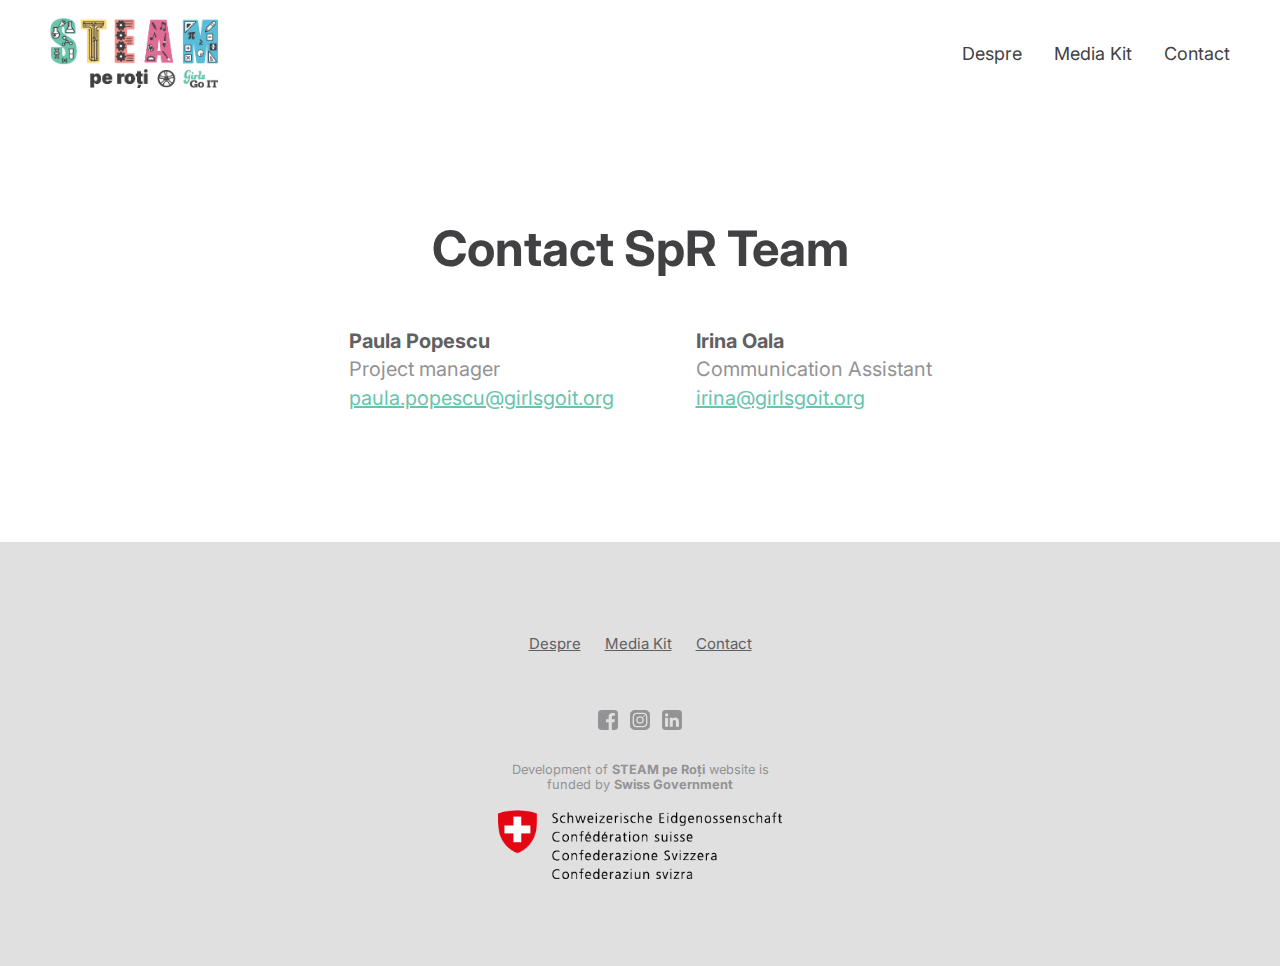
<file: contact.html>
<!doctype html>
<html lang="en">
<head>
  <meta charset="UTF-8">
  <meta name="viewport" content="width=device-width, initial-scale=1">
  <script>document.getElementsByTagName("html")[0].className += " js";</script>
  <link rel="preconnect" href="https://fonts.googleapis.com"><link rel="preconnect" href="https://fonts.gstatic.com" crossorigin><link href="https://fonts.googleapis.com/css2?family=Inter:wght@300;400;500;600;700&display=swap" rel="stylesheet">
  <link id="codyframe" rel="stylesheet" href="assets/css/style.css">
  <script>
    if(!('CSS' in window) || !CSS.supports('color', 'var(--color-var)')) {var cfStyle = document.getElementById('codyframe');if(cfStyle) {var href = cfStyle.getAttribute('href');href = href.replace('style.css', 'style-fallback.css');cfStyle.setAttribute('href', href);}}
  </script>
  <title>Contact</title>
  <meta name="description" content="Primul laborator de educație STEAM din Moldova 🚌">
  <meta property="og:title" content="STEAM pe Roți | de GirlsGoIT">
  <meta name="image" property="og:image" content="#">
  <meta name="description" property="og:description" content="Primul laborator de educație STEAM din Moldova 🚌">
  <meta property="og:type" content="Primul laborator de educație STEAM din Moldova 🚌">
  <meta property="og:url" content="#">
  <meta name="twitter:card" content="STEAM pe Roți">

    <!-- Global site tag (gtag.js) - Google Analytics -->
  <script async src="https://www.googletagmanager.com/gtag/js?id=G-W7CB9011BC"></script>
  <script>
    window.dataLayer = window.dataLayer || [];
    function gtag(){dataLayer.push(arguments);}
    gtag('js', new Date());

    gtag('config', 'G-W7CB9011BC');
  </script>

</head>
<body>

  <header class="header position-relative js-header ">
  <div class="header__container container max-width-lg">
    <div class="header__logo">
      <a href="index.html">
        <img height="70" src="assets/img/spr-logo.png" alt="STEAM">
      </a>
    </div>

    <button class="btn btn--subtle header__trigger js-header__trigger" aria-label="Toggle menu" aria-expanded="false" aria-controls="header-nav">
      <i class="header__trigger-icon" aria-hidden="true"></i>
      <span>Menu</span>
    </button>

    <nav class="header__nav js-header__nav" id="header-nav" role="navigation" aria-label="Main">
      <div class="header__nav-inner">
        
        <ul class="header__list">
          <li class="header__item"><a href="despre.html" class="header__link">Despre</a></li>
          <li class="header__item"><a href="mediakit.html" class="header__link">Media Kit</a></li>
          <li class="header__item"><a href="contact.html" class="header__link">Contact</a></li>
        </ul>
      </div>
    </nav>
  </div>
</header>

<section class="team-v2 padding-y-xxl">
  <div class="container max-width-adaptive-sm">
    <div class="text-component text-center max-width-xs margin-x-auto margin-bottom-lg">
      <h1>Contact SpR Team</h1>
      
    </div>

    <div class="flex gap-xl flex-column flex-row@sm flex-center@md">
      <div class="user-cell col-4@md col-3@xl">
        <div class="user-cell__body">
          <div class="user-cell__content text-component line-height-sm text-space-y-xxs">
            <p><strong>Paula Popescu</strong></p>
            <p class="color-contrast-medium">Project manager</p>
            <a href="mailto:paula.popescu@girlsgoit.org">paula.popescu@girlsgoit.org</a>
          </div>
        </div>

      </div>

      <div class="user-cell col-4@md col-3@xl">
        <div class="user-cell__body">
          
  
          <div class="user-cell__content text-component line-height-sm text-space-y-xxs">
            <p><strong>Irina Oala</strong></p>
            <p class="color-contrast-medium">Communication Assistant</p>
            <a href="mailto:irina@girlsgoit.org">irina@girlsgoit.org</a>
          </div>
        </div>
      </div>
    </div>

  
      
      
      
      
      
    </div>
  </div>
</section>

<footer class="footer-v4 padding-y-xl bg-contrast-lower">
  <div class="container max-width-lg">
    <nav class="footer-v4__nav">
      <ul class="footer-v4__nav-list">
        <li class="footer-v4__nav-item"><a href="despre.html">Despre</a></li>
        <li class="footer-v4__nav-item"><a href="mediakit.html">Media Kit</a></li>
        <li class="footer-v4__nav-item"><a href="contact.html">Contact</a></li>
    </nav>

    
    <div class="footer-v4__socials">
      <a href="https://www.facebook.com/GirlsGoIT" target="_blank">
        <svg class="icon radius-sm" viewBox="0 0 222.05 222.05"><title>Follow us on Facebook</title><g><path class="cls-1" d="M209.81,0H12.23C5.46,0,0,5.46,0,12.23V209.81c0,6.77,5.46,12.23,12.23,12.23H118.57v-86.04h-28.89v-33.31h28.89v-24.98c-1.22-11.88,2.9-23.68,11.19-32.22,8.33-8.59,19.98-13.06,31.88-12.19,8.67-.04,17.3,.39,25.89,1.34v29.97h-17.65c-14.01,0-16.65,6.68-16.65,16.31v21.43h33.31l-4.34,33.31h-28.97v86.39h56.59c6.77,0,12.23-5.46,12.23-12.23V12.23c0-6.77-5.46-12.23-12.23-12.23h0Zm0,0"/></g></svg>
      </a>

      <a href="https://www.instagram.com/tekeduinmd/" target="_blank">
        <svg class="icon" viewBox="0 0 223.68 223.68"><title>Follow us on Instagram</title><g><path class="cls-1" d="M111.84,84.1c-15.33,0-27.74,12.4-27.74,27.74s12.4,27.74,27.74,27.74,27.74-12.4,27.74-27.74-12.4-27.74-27.74-27.74h0Zm111.06-27.4c-.05-8.65-1.67-17.21-4.67-25.29-4.55-11.93-14.02-21.41-25.96-25.96-8.08-3.01-16.64-4.63-25.29-4.68-14.42-.78-18.65-.78-55.14-.78s-40.72,0-55.14,.78c-8.65,.05-17.21,1.67-25.29,4.68C19.48,10.01,10.01,19.48,5.46,31.42,2.45,39.49,.83,48.06,.78,56.7c-.78,14.42-.78,18.65-.78,55.14s0,40.72,.78,55.14c.13,8.65,1.71,17.26,4.68,25.38,2.27,5.91,5.73,11.23,10.18,15.69,4.46,4.5,9.88,7.94,15.78,10.18,8.07,3.01,16.64,4.63,25.29,4.68,14.42,.78,18.65,.78,55.14,.78s40.72,0,55.14-.78c8.64-.05,17.21-1.67,25.29-4.68,5.9-2.24,11.32-5.68,15.78-10.18,4.45-4.46,7.91-9.79,10.18-15.69,3.01-8.12,4.63-16.69,4.67-25.38,.78-14.42,.78-18.65,.78-55.14s0-40.72-.78-55.14h0Zm-28.4,89.47c-.36,6.91-1.83,13.72-4.37,20.14-4.37,10.84-12.97,19.44-23.81,23.81-6.51,2.4-13.32,3.71-20.26,3.94H77.63c-6.95-.22-13.76-1.53-20.26-3.94-5.55-2.06-10.52-5.33-14.64-9.61-4.06-4.03-7.16-8.87-9.17-14.2-2.4-6.51-3.67-13.32-3.8-20.26V77.63c.13-6.95,1.4-13.76,3.8-20.26,2.06-5.55,5.33-10.52,9.61-14.64,4.03-4.02,8.87-7.16,14.2-9.17,6.51-2.4,13.32-3.71,20.26-3.94h68.42c6.95,.22,13.76,1.53,20.26,3.94,5.55,2.06,10.52,5.33,14.64,9.61,4.06,4.03,7.16,8.87,9.17,14.2,2.4,6.51,3.71,13.32,3.94,20.26v34.21c0,23.03,.78,25.39,.44,34.21v.12Zm-17.92-83.22c-2.66-7.29-8.43-13.06-15.77-15.77-4.93-1.71-10.18-2.54-15.42-2.45H78.29c-5.29,.05-10.49,1.05-15.42,2.93-7.2,2.53-12.93,8.07-15.77,15.2-1.62,4.98-2.45,10.18-2.36,15.42v67.1c.13,5.29,1.1,10.49,2.93,15.42,2.66,7.34,8.43,13.11,15.77,15.77,4.76,1.74,9.79,2.75,14.85,2.93h67.1c5.29-.05,10.49-1.05,15.42-2.93,7.34-2.66,13.11-8.43,15.77-15.77,1.88-4.93,2.89-10.13,2.93-15.42V78.29c0-5.29-1.01-10.52-2.93-15.42v.09Zm-64.74,91.61c-11.32,0-22.19-4.5-30.19-12.54-8-8-12.45-18.87-12.41-30.19,0-23.59,19.14-42.72,42.73-42.72,23.63,.04,42.72,19.18,42.68,42.81,0,23.59-19.22,42.68-42.81,42.63h0Zm44.73-77.06c-5.11-.53-9-4.85-9-10.01s3.89-9.47,9-10c5.11,.53,9,4.84,9,10s-3.89,9.48-9,10.01h0Zm0,0"/></g></svg>
      </a>

      <a href="https://www.linkedin.com/company/girlsgoit/" target="_blank">
        <svg class="icon radius-sm" viewBox="0 0 222.41 222.41"><title>Follow us on LinkedIn</title><g><path  d="M205.39,0H17.03C8.12-.13,.78,7,.66,15.9V206.51c.12,8.91,7.46,16.04,16.37,15.9H205.39c8.91,.13,16.25-6.99,16.37-15.9V15.9C221.63,7,214.29-.13,205.39,0h0ZM67.72,186.14H34.36V86.05h33.36v100.08Zm-16.68-114.07c-9.6,0-17.34-7.77-17.34-17.33s7.74-17.38,17.34-17.38c6.68-.73,13.16,2.39,16.77,8.08,3.56,5.65,3.56,12.9,0,18.55-3.61,5.69-10.09,8.82-16.77,8.07h0Zm137,114.07h-33.36v-53.69c0-13.47-4.78-22.24-16.89-22.24-7.7,.04-14.51,4.92-17.11,12.12-.88,2.6-1.27,5.38-1.13,8.12v55.6h-33.36V85.96h33.36v14.12c6.17-10.73,17.77-17.16,30.15-16.68,22.24,0,38.35,14.33,38.35,45.14v57.59Zm0,0"/></g></svg>
      </a>
    </div>
  </div>



  <div class="container max-width-adaptive-md margin-top-md">
    <div>
      <p class="footer-v4__print">Development of <span class="font-bold">STEAM pe Roți</span> website is <br>funded by <span class="font-bold">Swiss Government</span></p>
      <a href="https://www.eda.admin.ch/countries/moldova/en/home/representations/cooperation-office.html" target="_blank">
        <img width="284" src="assets/img/partners/sdc.png" alt="Swiss Agency for Development and Cooperation (SDC)">
      </a>
    </div>
  </div>

</footer>
<script src="assets/js/scripts.js"></script>
</body>
</html>
</file>
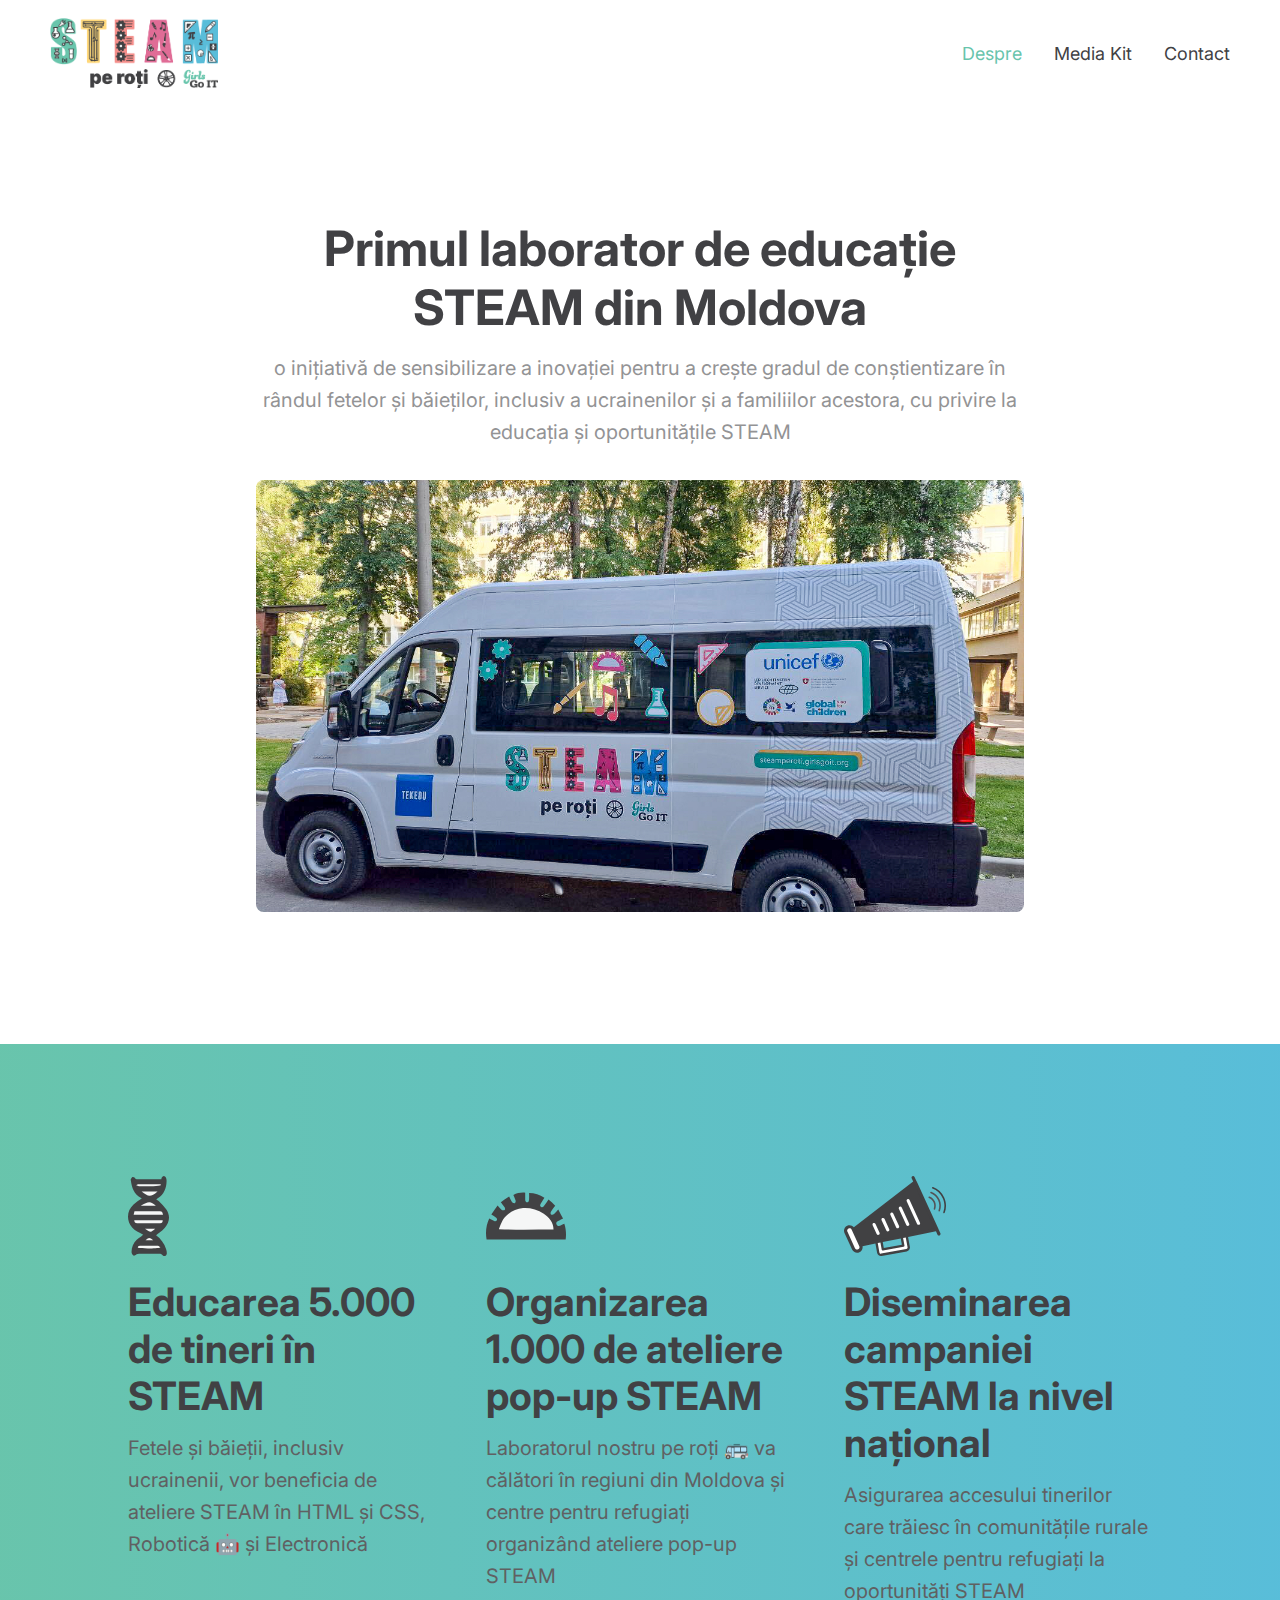
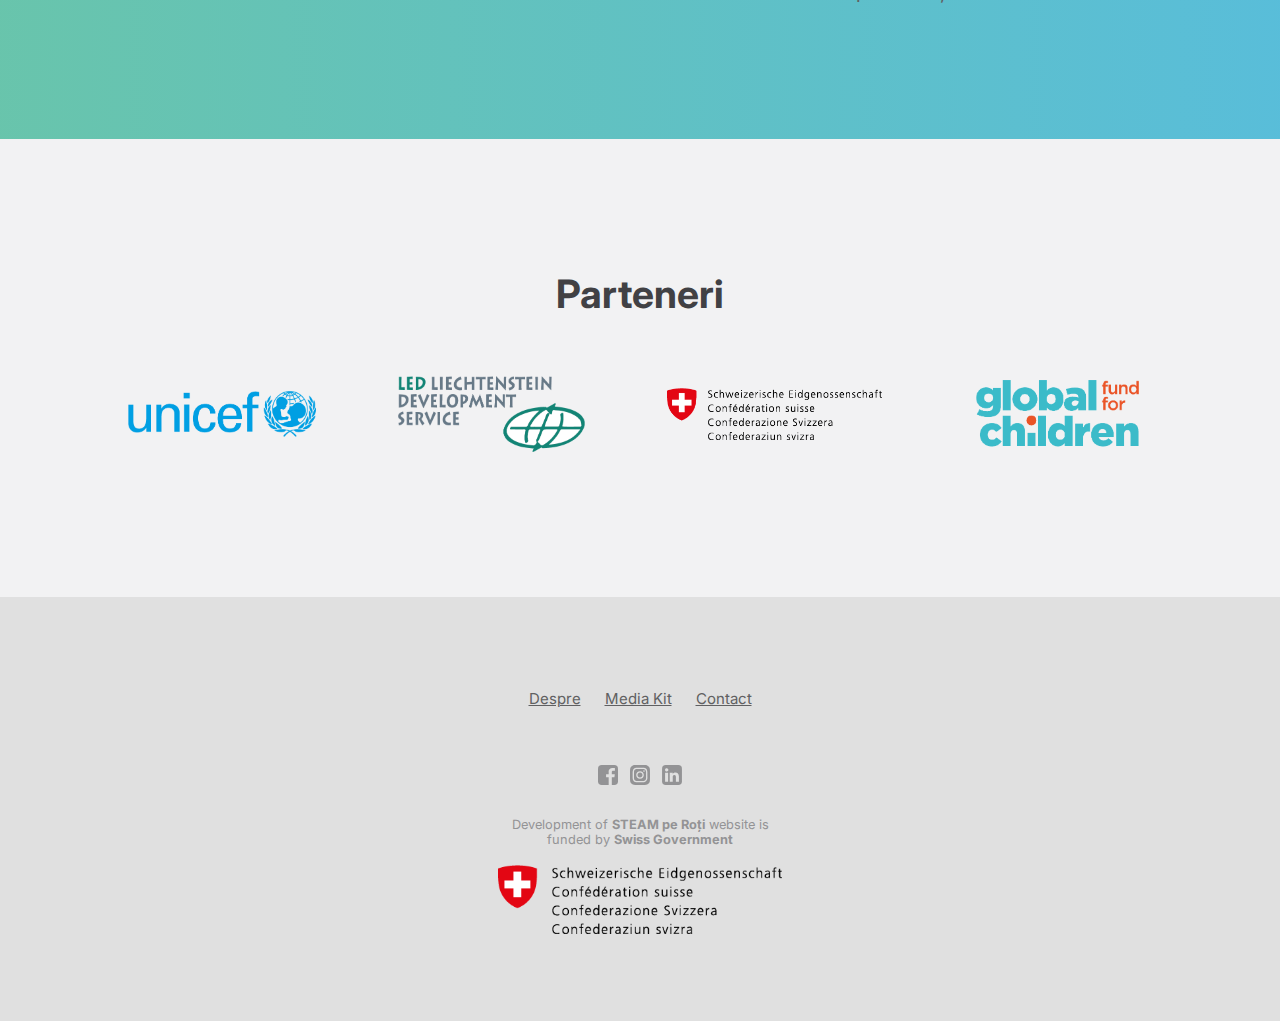
<file: despre.html>
<!doctype html>
<html lang="en">
<head>
  <meta charset="UTF-8">
  <meta name="viewport" content="width=device-width, initial-scale=1">
  <script>document.getElementsByTagName("html")[0].className += " js";</script>
  <link rel="preconnect" href="https://fonts.googleapis.com"><link rel="preconnect" href="https://fonts.gstatic.com" crossorigin><link href="https://fonts.googleapis.com/css2?family=Inter:wght@300;400;500;600;700&display=swap" rel="stylesheet">
  <link id="codyframe" rel="stylesheet" href="assets/css/style.css">
  <script>
    if(!('CSS' in window) || !CSS.supports('color', 'var(--color-var)')) {var cfStyle = document.getElementById('codyframe');if(cfStyle) {var href = cfStyle.getAttribute('href');href = href.replace('style.css', 'style-fallback.css');cfStyle.setAttribute('href', href);}}
  </script>
  <title>Despre noi</title>
  <meta name="description" content="Primul laborator de educație STEAM din Moldova 🚌">
  <meta property="og:title" content="STEAM pe Roți | de GirlsGoIT">
  <meta name="image" property="og:image" content="#">
  <meta name="description" property="og:description" content="Primul laborator de educație STEAM din Moldova 🚌">
  <meta property="og:type" content="Primul laborator de educație STEAM din Moldova 🚌">
  <meta property="og:url" content="#">
  <meta name="twitter:card" content="STEAM pe Roți">
</head>
<body>

  <header class="header position-relative js-header ">
  <div class="header__container container max-width-lg">
    <div class="header__logo">
      <a href="index.html">
        <img height="70" src="assets/img/spr-logo.png" alt="STEAM">
      </a>
    </div>

    <button class="btn btn--subtle header__trigger js-header__trigger" aria-label="Toggle menu" aria-expanded="false" aria-controls="header-nav">
      <i class="header__trigger-icon" aria-hidden="true"></i>
      <span>Menu</span>
    </button>

    <nav class="header__nav js-header__nav" id="header-nav" role="navigation" aria-label="Main">
      <div class="header__nav-inner">
        
        <ul class="header__list">
          <li class="header__item"><a href="despre.html" class="header__link" aria-current="page">Despre</a></li>
          <li class="header__item"><a href="mediakit.html" class="header__link">Media Kit</a></li>
          <li class="header__item"><a href="contact.html" class="header__link">Contact</a></li>
        </ul>
      </div>
    </nav>
  </div>
</header>

<section class="position-relative z-index-1 padding-y-xxl">
  <div class="container max-width-adaptive-sm">
    <div class="text-component margin-bottom-md">
      <h1 class="text-center">Primul laborator de educație STEAM din Moldova</h1>
      <p class="color-contrast-medium text-center">o inițiativă de sensibilizare a inovației pentru a crește gradul de conștientizare în rândul fetelor și băieților, inclusiv a ucrainenilor și a familiilor acestora, cu privire la educația și oportunitățile STEAM</p>
    </div>
    <div class="aspect-ratio-16:9">
      <img class="radius-md" src="assets/img/SpR-bus-wrap.jpg">
    </div>
  </div>
</section>

<section class="position-relative z-index-1 padding-y-xxl bg-gradient-primary-right">
  <div class="container max-width-adaptive-md">
    <div class="grid gap-lg justify-between">
      <div class="col-4@md">
        <div class="margin-bottom-sm">
          <img height="80" class="icon--lg" src="assets/img/dna.svg">
        </div>
        <div class="text-component">
          <h2>Educarea 5.000 de tineri în STEAM</h2>
          <p>Fetele și băieții, inclusiv ucrainenii, vor beneficia de ateliere STEAM în HTML și CSS, Robotică 🤖 și Electronică</p>
        </div>
      </div>

      <div class="col-4@md">
        <div class="margin-bottom-sm">
          <img height="80" width="80" class="icon--lg"  src="assets/img/protractor.svg">
        </div>
        <div class="text-component">
          <h2>Organizarea 1.000 de ateliere pop-up STEAM</h2>
          <p>Laboratorul nostru pe roți 🚌 va călători în regiuni din Moldova și centre pentru refugiați organizând ateliere pop-up STEAM</p>
        </div>
      </div>

      <div class="col-4@md">
        <div class="margin-bottom-sm">
          <img height="80" class="icon--lg" src="assets/img/md.svg">
        </div>
        <div class="text-component">
          <h2>Diseminarea campaniei STEAM la nivel național</h2>
          <p>Asigurarea accesului tinerilor care trăiesc în comunitățile rurale și centrele pentru refugiați la oportunități STEAM</p>
        </div>
      </div>
        
    </div>
  </div>
</section>

<section class="position-relative z-index-1 padding-y-xxl bg-dark">
  <div class="container max-width-adaptive-md">
    <div class="text-component margin-bottom-lg">
      <h2 class="text-center">Parteneri</h2>
    </div>
    <div class="flex gap-xl flex-column flex-row@sm flex-center">
      <figure>
        <a href="https://www.unicef.org/moldova/en" target="_blank">
        <img src="assets/img/partners/unicef.png" alt="UNICEF">
        </a>
      </figure>
      <figure>
        <a href="https://www.led.md/" target="_blank">
        <img src="assets/img/partners/LED.png" alt="Liechtenstein Development Service (LED">
        </a>
      </figure>
      <figure>
        <a href="https://www.eda.admin.ch/countries/moldova/en/home/representations/cooperation-office.html" target="_blank">
        <img width="650" src="assets/img/partners/sdc.png" alt="Swiss Agency for Development and Cooperation (SDC)">
        </a>
      </figure>
      <figure>
        <a href="https://globalfundforchildren.org/" target="_blank">
        <img src="assets/img/partners/gfc.png" alt="Global Funds for Children (GFC)">
        </a>
      </figure>
    </div>
  </div>
</section>

<footer class="footer-v4 padding-y-xl bg-contrast-lower">
  <div class="container max-width-lg">
    <nav class="footer-v4__nav">
      <ul class="footer-v4__nav-list">
        <li class="footer-v4__nav-item"><a href="despre.html">Despre</a></li>
        <li class="footer-v4__nav-item"><a href="mediakit.html">Media Kit</a></li>
        <li class="footer-v4__nav-item"><a href="contact.html">Contact</a></li>
    </nav>

    
    <div class="footer-v4__socials">
      <a href="https://www.facebook.com/GirlsGoIT" target="_blank">
        <svg class="icon radius-sm" viewBox="0 0 222.05 222.05"><title>Follow us on Facebook</title><g><path class="cls-1" d="M209.81,0H12.23C5.46,0,0,5.46,0,12.23V209.81c0,6.77,5.46,12.23,12.23,12.23H118.57v-86.04h-28.89v-33.31h28.89v-24.98c-1.22-11.88,2.9-23.68,11.19-32.22,8.33-8.59,19.98-13.06,31.88-12.19,8.67-.04,17.3,.39,25.89,1.34v29.97h-17.65c-14.01,0-16.65,6.68-16.65,16.31v21.43h33.31l-4.34,33.31h-28.97v86.39h56.59c6.77,0,12.23-5.46,12.23-12.23V12.23c0-6.77-5.46-12.23-12.23-12.23h0Zm0,0"/></g></svg>
      </a>

      <a href="https://www.instagram.com/tekeduinmd/" target="_blank">
        <svg class="icon" viewBox="0 0 223.68 223.68"><title>Follow us on Instagram</title><g><path class="cls-1" d="M111.84,84.1c-15.33,0-27.74,12.4-27.74,27.74s12.4,27.74,27.74,27.74,27.74-12.4,27.74-27.74-12.4-27.74-27.74-27.74h0Zm111.06-27.4c-.05-8.65-1.67-17.21-4.67-25.29-4.55-11.93-14.02-21.41-25.96-25.96-8.08-3.01-16.64-4.63-25.29-4.68-14.42-.78-18.65-.78-55.14-.78s-40.72,0-55.14,.78c-8.65,.05-17.21,1.67-25.29,4.68C19.48,10.01,10.01,19.48,5.46,31.42,2.45,39.49,.83,48.06,.78,56.7c-.78,14.42-.78,18.65-.78,55.14s0,40.72,.78,55.14c.13,8.65,1.71,17.26,4.68,25.38,2.27,5.91,5.73,11.23,10.18,15.69,4.46,4.5,9.88,7.94,15.78,10.18,8.07,3.01,16.64,4.63,25.29,4.68,14.42,.78,18.65,.78,55.14,.78s40.72,0,55.14-.78c8.64-.05,17.21-1.67,25.29-4.68,5.9-2.24,11.32-5.68,15.78-10.18,4.45-4.46,7.91-9.79,10.18-15.69,3.01-8.12,4.63-16.69,4.67-25.38,.78-14.42,.78-18.65,.78-55.14s0-40.72-.78-55.14h0Zm-28.4,89.47c-.36,6.91-1.83,13.72-4.37,20.14-4.37,10.84-12.97,19.44-23.81,23.81-6.51,2.4-13.32,3.71-20.26,3.94H77.63c-6.95-.22-13.76-1.53-20.26-3.94-5.55-2.06-10.52-5.33-14.64-9.61-4.06-4.03-7.16-8.87-9.17-14.2-2.4-6.51-3.67-13.32-3.8-20.26V77.63c.13-6.95,1.4-13.76,3.8-20.26,2.06-5.55,5.33-10.52,9.61-14.64,4.03-4.02,8.87-7.16,14.2-9.17,6.51-2.4,13.32-3.71,20.26-3.94h68.42c6.95,.22,13.76,1.53,20.26,3.94,5.55,2.06,10.52,5.33,14.64,9.61,4.06,4.03,7.16,8.87,9.17,14.2,2.4,6.51,3.71,13.32,3.94,20.26v34.21c0,23.03,.78,25.39,.44,34.21v.12Zm-17.92-83.22c-2.66-7.29-8.43-13.06-15.77-15.77-4.93-1.71-10.18-2.54-15.42-2.45H78.29c-5.29,.05-10.49,1.05-15.42,2.93-7.2,2.53-12.93,8.07-15.77,15.2-1.62,4.98-2.45,10.18-2.36,15.42v67.1c.13,5.29,1.1,10.49,2.93,15.42,2.66,7.34,8.43,13.11,15.77,15.77,4.76,1.74,9.79,2.75,14.85,2.93h67.1c5.29-.05,10.49-1.05,15.42-2.93,7.34-2.66,13.11-8.43,15.77-15.77,1.88-4.93,2.89-10.13,2.93-15.42V78.29c0-5.29-1.01-10.52-2.93-15.42v.09Zm-64.74,91.61c-11.32,0-22.19-4.5-30.19-12.54-8-8-12.45-18.87-12.41-30.19,0-23.59,19.14-42.72,42.73-42.72,23.63,.04,42.72,19.18,42.68,42.81,0,23.59-19.22,42.68-42.81,42.63h0Zm44.73-77.06c-5.11-.53-9-4.85-9-10.01s3.89-9.47,9-10c5.11,.53,9,4.84,9,10s-3.89,9.48-9,10.01h0Zm0,0"/></g></svg>
      </a>

      <a href="https://www.linkedin.com/company/girlsgoit/" target="_blank">
        <svg class="icon radius-sm" viewBox="0 0 222.41 222.41"><title>Follow us on LinkedIn</title><g><path  d="M205.39,0H17.03C8.12-.13,.78,7,.66,15.9V206.51c.12,8.91,7.46,16.04,16.37,15.9H205.39c8.91,.13,16.25-6.99,16.37-15.9V15.9C221.63,7,214.29-.13,205.39,0h0ZM67.72,186.14H34.36V86.05h33.36v100.08Zm-16.68-114.07c-9.6,0-17.34-7.77-17.34-17.33s7.74-17.38,17.34-17.38c6.68-.73,13.16,2.39,16.77,8.08,3.56,5.65,3.56,12.9,0,18.55-3.61,5.69-10.09,8.82-16.77,8.07h0Zm137,114.07h-33.36v-53.69c0-13.47-4.78-22.24-16.89-22.24-7.7,.04-14.51,4.92-17.11,12.12-.88,2.6-1.27,5.38-1.13,8.12v55.6h-33.36V85.96h33.36v14.12c6.17-10.73,17.77-17.16,30.15-16.68,22.24,0,38.35,14.33,38.35,45.14v57.59Zm0,0"/></g></svg>
      </a>
    </div>
  </div>



  <div class="container max-width-adaptive-md margin-top-md">
    <div>
      <p class="footer-v4__print">Development of <span class="font-bold">STEAM pe Roți</span> website is <br>funded by <span class="font-bold">Swiss Government</span></p>
      <a href="https://www.eda.admin.ch/countries/moldova/en/home/representations/cooperation-office.html" target="_blank">
        <img width="284" src="assets/img/partners/sdc.png" alt="Swiss Agency for Development and Cooperation (SDC)">
      </a>
    </div>
  </div>

</footer>
<script src="assets/js/scripts.js"></script>
</body>
</html>
</file>
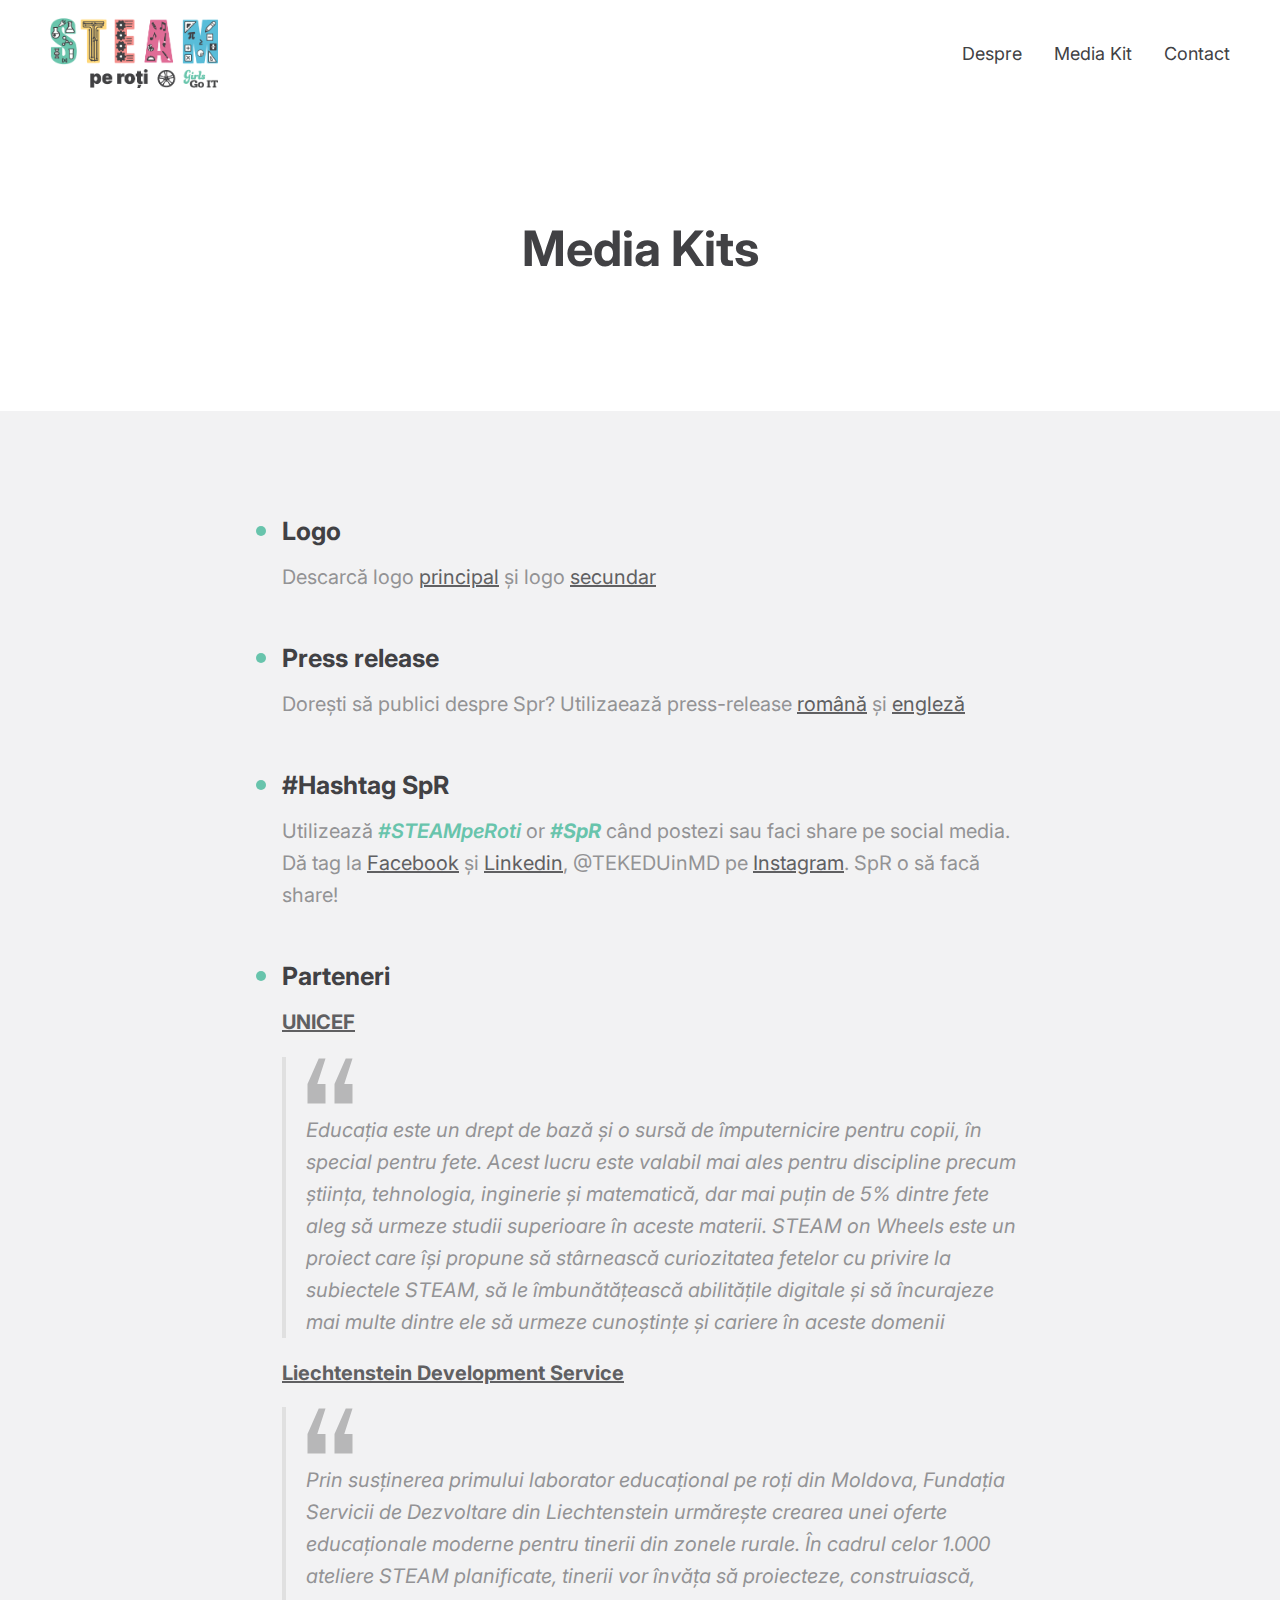
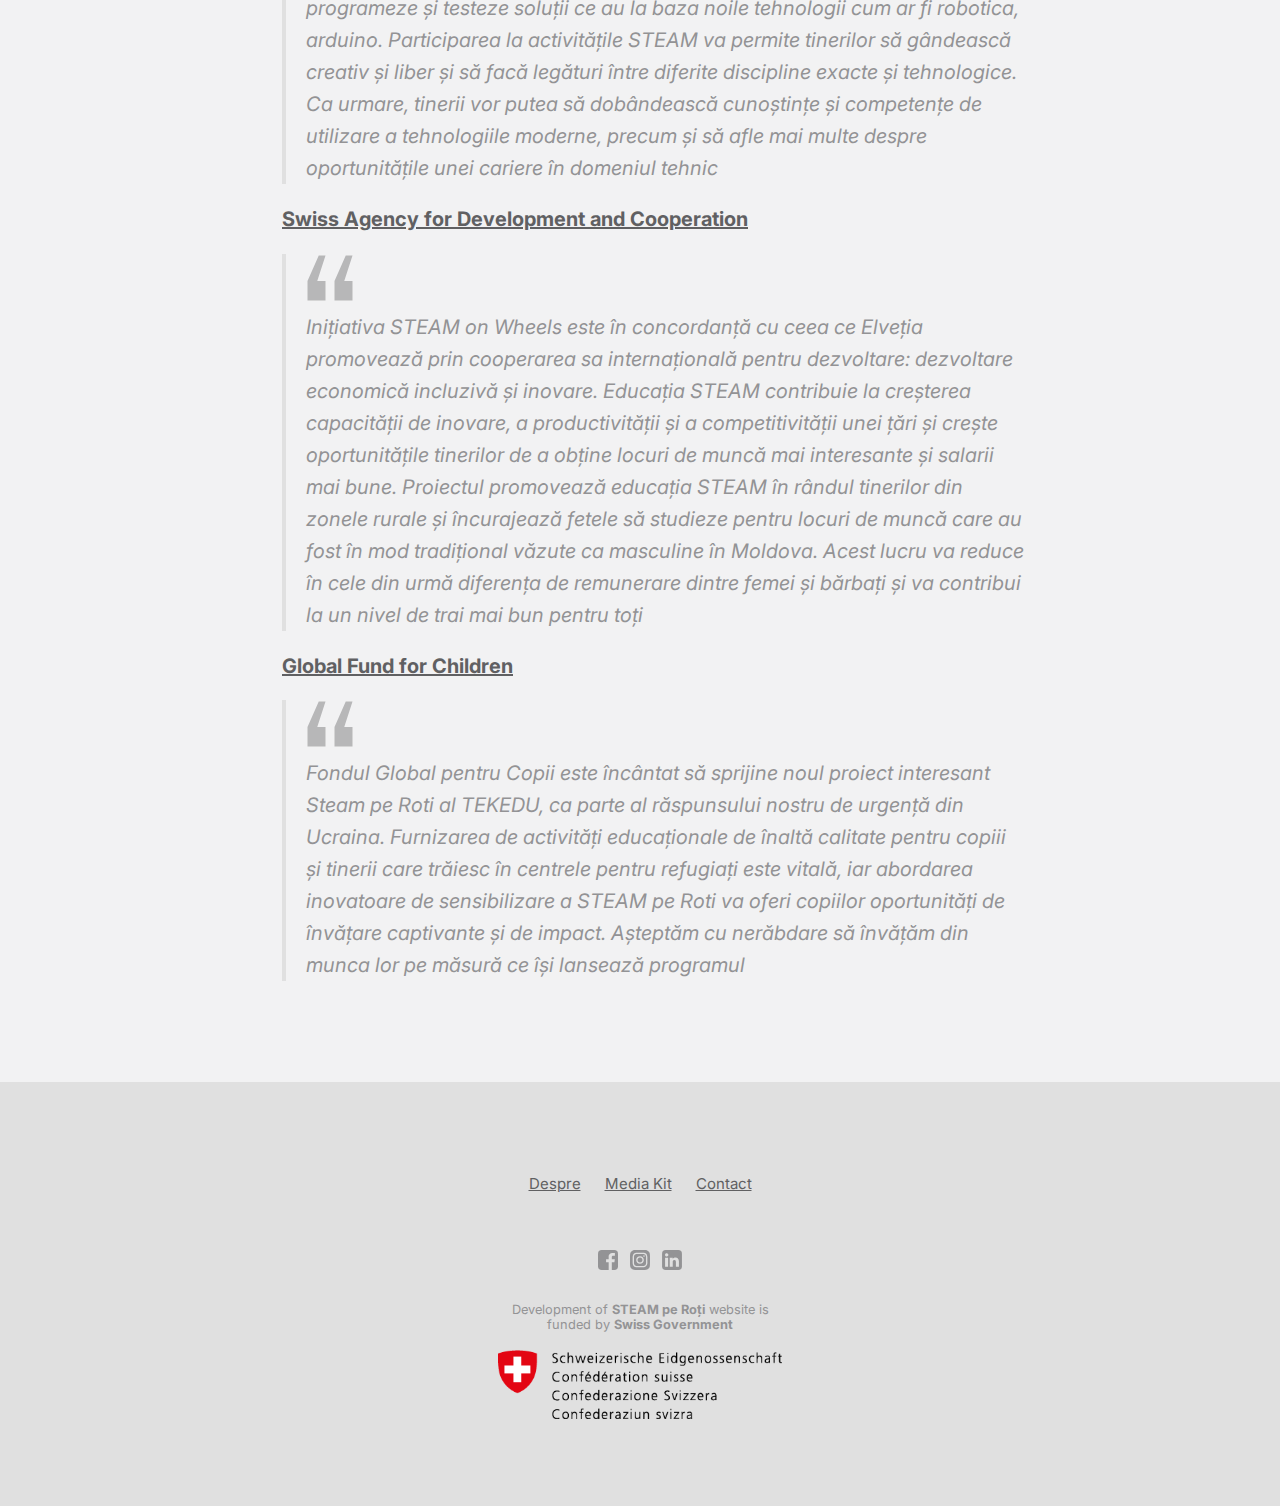
<file: mediakit.html>
<!doctype html>
<html lang="en">
<head>
  <meta charset="UTF-8">
  <meta name="viewport" content="width=device-width, initial-scale=1">
  <script>document.getElementsByTagName("html")[0].className += " js";</script>
  <link rel="preconnect" href="https://fonts.googleapis.com"><link rel="preconnect" href="https://fonts.gstatic.com" crossorigin><link href="https://fonts.googleapis.com/css2?family=Inter:wght@300;400;500;600;700&display=swap" rel="stylesheet">
  <link id="codyframe" rel="stylesheet" href="assets/css/style.css">
  <script>
    if(!('CSS' in window) || !CSS.supports('color', 'var(--color-var)')) {var cfStyle = document.getElementById('codyframe');if(cfStyle) {var href = cfStyle.getAttribute('href');href = href.replace('style.css', 'style-fallback.css');cfStyle.setAttribute('href', href);}}
  </script>
  <title>Media Kit</title>
  <meta name="description" content="Primul laborator de educație STEAM din Moldova 🚌">
  <meta property="og:title" content="STEAM pe Roți | de GirlsGoIT">
  <meta name="image" property="og:image" content="#">
  <meta name="description" property="og:description" content="Primul laborator de educație STEAM din Moldova 🚌">
  <meta property="og:type" content="Primul laborator de educație STEAM din Moldova 🚌">
  <meta property="og:url" content="#">
  <meta name="twitter:card" content="STEAM pe Roți">

    <!-- Global site tag (gtag.js) - Google Analytics -->
  <script async src="https://www.googletagmanager.com/gtag/js?id=G-W7CB9011BC"></script>
  <script>
    window.dataLayer = window.dataLayer || [];
    function gtag(){dataLayer.push(arguments);}
    gtag('js', new Date());

    gtag('config', 'G-W7CB9011BC');
  </script>

</head>
<body>

  <header class="header position-relative js-header ">
  <div class="header__container container max-width-lg">
    <div class="header__logo">
      <a href="index.html">
        <img height="70" src="assets/img/spr-logo.png" alt="STEAM">
      </a>
    </div>

    <button class="btn btn--subtle header__trigger js-header__trigger" aria-label="Toggle menu" aria-expanded="false" aria-controls="header-nav">
      <i class="header__trigger-icon" aria-hidden="true"></i>
      <span>Menu</span>
    </button>

    <nav class="header__nav js-header__nav" id="header-nav" role="navigation" aria-label="Main">
      <div class="header__nav-inner">
        
        <ul class="header__list">
          <li class="header__item"><a href="despre.html" class="header__link">Despre</a></li>
          <li class="header__item"><a href="mediakit.html" class="header__link">Media Kit</a></li>
          <li class="header__item"><a href="contact.html" class="header__link">Contact</a></li>
        </ul>
      </div>
    </nav>
  </div>
</header>

<section class="position-relative z-index-1 padding-y-xxl">
  <div class="container max-width-adaptive-sm">
    <div class="text-component">
      <h1 class="text-center">Media Kits</h1>
    </div>
  </div>
</section>

<section class="position-relative z-index-1 padding-y-xl bg-dark">
  <div class="container max-width-adaptive-sm">
    <div class="text-component">
      <ol class="list-v2 list-v2--ul">
  <li>
    <div class="margin-bottom-xs">
      <h4 class="list-v2__title">
        <span class="list-v2__bullet" aria-hidden="true"></span>Logo
      </h4>
    </div>

    <div class="list-v2__content">
      <div class="text-component">
        <p class="color-contrast-medium">Descarcă logo <a class="color-contrast-high" href="#">principal</a> și logo <a class="color-contrast-high" href="#">secundar</a> </p>
      </div>
    </div>
  </li>

  <li>
    <div class="margin-bottom-xs">
      <h4 class="list-v2__title">
        <span class="list-v2__bullet" aria-hidden="true"></span>Press release
      </h4>
    </div>

    <div class="list-v2__content">
      <div class="text-component">
        <p class="color-contrast-medium">Dorești să publici despre Spr? Utilizaează press-release <a class="color-contrast-high" href="https://docs.google.com/document/d/1r_5PFbAg7cX_5ValGVR-HSShpyN35hqL/edit?usp=sharing&ouid=118039241261106081119&rtpof=true&sd=true" target="_blank">română</a> și <a class="color-contrast-high" href="https://docs.google.com/document/d/1DOuju7l9waaN515xQE7GgvG_k6aJReHaF05mCrCz8bA/edit?usp=sharing" target="_blank">engleză</a></p>
      </div>
    </div>
  </li>

  <li>
    <div class="margin-bottom-xs">
      <h4 class="list-v2__title">
        <span class="list-v2__bullet" aria-hidden="true"></span>#Hashtag SpR
      </h4>
    </div>

    <div class="list-v2__content">
      <div class="text-component">
        <p class="color-contrast-medium">Utilizează <span class="font-semibold font-italic color-primary">#STEAMpeRoti</span> or <span class="font-bold font-italic color-primary">#SpR</span> când postezi sau faci share pe social media. Dă tag la <a class="color-contrast-high" href="https://www.facebook.com/GirlsGoIT/" target="_blank">Facebook</a> și <a class="color-contrast-high" href="https://www.linkedin.com/company/girlsgoit/" target="_blank">Linkedin</a>, @TEKEDUinMD pe <a class="color-contrast-high" href="https://www.instagram.com/tekeduinmd/?hl=en">Instagram</a>. SpR o să facă share!</p>
      </div>
    </div>
  </li>

  <li>
    <div class="margin-bottom-xs">
      <h4 class="list-v2__title">
        <span class="list-v2__bullet" aria-hidden="true"></span>Parteneri
      </h4>
    </div>

    <div class="list-v2__content">
      <div class="text-component">
        <p class="font-bold"><a class="color-contrast-high" href="https://www.unicef.org/moldova/en" target="_blank">UNICEF</a></p>
        <blockquote>
          <svg class="icon icon--lg color-contrast-low" aria-hidden="true" viewBox="0 0 64 64"><polygon fill="currentColor" points="2 36 17 2 26 2 15 36 26 36 26 62 2 62 2 36"/><polygon fill="currentColor" points="38 36 53 2 62 2 51 36 62 36 62 62 38 62 38 36"/></svg>
          <p class="font-italic  color-contrast-medium">Educația este un drept de bază și o sursă de împuternicire pentru copii, în special pentru fete. Acest lucru este valabil mai ales pentru discipline precum știința, tehnologia, inginerie și matematică, dar mai puțin de 5% dintre fete aleg să urmeze studii superioare în aceste materii. STEAM on Wheels este un proiect care își propune să stârnească curiozitatea fetelor cu privire la subiectele STEAM, să le îmbunătățească abilitățile digitale și să încurajeze mai multe dintre ele să urmeze cunoștințe și cariere în aceste domenii</p>
        </blockquote>

        <p class="font-bold"><a class="color-contrast-high" href="https://www.led.md/" target="_blank">Liechtenstein Development Service</a></p>
        <blockquote>
          <svg class="icon icon--lg color-contrast-low" aria-hidden="true" viewBox="0 0 64 64"><polygon fill="currentColor" points="2 36 17 2 26 2 15 36 26 36 26 62 2 62 2 36"/><polygon fill="currentColor" points="38 36 53 2 62 2 51 36 62 36 62 62 38 62 38 36"/></svg>
          <p class="font-italic  color-contrast-medium">Prin susținerea primului laborator educațional pe roți din Moldova, Fundația Servicii de Dezvoltare din Liechtenstein urmărește crearea unei oferte educaționale moderne pentru tinerii din zonele rurale. În cadrul celor 1.000 ateliere STEAM planificate, tinerii vor învăța să proiecteze, construiască, programeze și testeze soluții ce au la baza noile tehnologii cum ar fi robotica, arduino. Participarea la activitățile STEAM va permite tinerilor să gândească creativ și liber și să facă legături între diferite discipline exacte și tehnologice. Ca urmare, tinerii vor putea să dobândească cunoștințe și competențe de utilizare a tehnologiile moderne, precum și să afle mai multe despre oportunitățile unei cariere în domeniul tehnic</p>
        </blockquote>


        <p class="font-bold"><a class="color-contrast-high" href="Shttps://www.eda.admin.ch/countries/moldova/en/home/representations/cooperation-office.html" target="_blank">Swiss Agency for Development and Cooperation</a></p>
        <blockquote>
          <svg class="icon icon--lg color-contrast-low" aria-hidden="true" viewBox="0 0 64 64"><polygon fill="currentColor" points="2 36 17 2 26 2 15 36 26 36 26 62 2 62 2 36"/><polygon fill="currentColor" points="38 36 53 2 62 2 51 36 62 36 62 62 38 62 38 36"/></svg>
          <p class="font-italic  color-contrast-medium">Inițiativa STEAM on Wheels este în concordanță cu ceea ce Elveția promovează prin cooperarea sa internațională pentru dezvoltare: dezvoltare economică incluzivă și inovare. Educația STEAM contribuie la creșterea capacității de inovare, a productivității și a competitivității unei țări și crește oportunitățile tinerilor de a obține locuri de muncă mai interesante și salarii mai bune. Proiectul promovează educația STEAM în rândul tinerilor din zonele rurale și încurajează fetele să studieze pentru locuri de muncă care au fost în mod tradițional văzute ca masculine în Moldova. Acest lucru va reduce în cele din urmă diferența de remunerare dintre femei și bărbați și va contribui la un nivel de trai mai bun pentru toți</p>
        </blockquote>
      

        <p class="font-bold"><a class="color-contrast-high" href="https://globalfundforchildren.org/" target="_blank">Global Fund for Children</a></p>
        <blockquote>
          <svg class="icon icon--lg color-contrast-low" aria-hidden="true" viewBox="0 0 64 64"><polygon fill="currentColor" points="2 36 17 2 26 2 15 36 26 36 26 62 2 62 2 36"/><polygon fill="currentColor" points="38 36 53 2 62 2 51 36 62 36 62 62 38 62 38 36"/></svg>
          <p class="font-italic color-contrast-medium">Fondul Global pentru Copii este încântat să sprijine noul proiect interesant Steam pe Roti al TEKEDU, ca parte al răspunsului nostru de urgență din Ucraina. Furnizarea de activități educaționale de înaltă calitate pentru copiii și tinerii care trăiesc în centrele pentru refugiați este vitală, iar abordarea inovatoare de sensibilizare a STEAM pe Roti va oferi copiilor oportunități de învățare captivante și de impact. Așteptăm cu nerăbdare să învățăm din munca lor pe măsură ce își lansează programul</p>
        </blockquote>
      </div>
    </div>
  </li>

</ol>
    </div>
  </div>
</section>

<footer class="footer-v4 padding-y-xl bg-contrast-lower">
  <div class="container max-width-lg">
    <nav class="footer-v4__nav">
      <ul class="footer-v4__nav-list">
        <li class="footer-v4__nav-item"><a href="despre.html">Despre</a></li>
        <li class="footer-v4__nav-item"><a href="mediakit.html">Media Kit</a></li>
        <li class="footer-v4__nav-item"><a href="contact.html">Contact</a></li>
    </nav>

    
    <div class="footer-v4__socials">
      <a href="https://www.facebook.com/GirlsGoIT" target="_blank">
        <svg class="icon radius-sm" viewBox="0 0 222.05 222.05"><title>Follow us on Facebook</title><g><path class="cls-1" d="M209.81,0H12.23C5.46,0,0,5.46,0,12.23V209.81c0,6.77,5.46,12.23,12.23,12.23H118.57v-86.04h-28.89v-33.31h28.89v-24.98c-1.22-11.88,2.9-23.68,11.19-32.22,8.33-8.59,19.98-13.06,31.88-12.19,8.67-.04,17.3,.39,25.89,1.34v29.97h-17.65c-14.01,0-16.65,6.68-16.65,16.31v21.43h33.31l-4.34,33.31h-28.97v86.39h56.59c6.77,0,12.23-5.46,12.23-12.23V12.23c0-6.77-5.46-12.23-12.23-12.23h0Zm0,0"/></g></svg>
      </a>

      <a href="https://www.instagram.com/tekeduinmd/" target="_blank">
        <svg class="icon" viewBox="0 0 223.68 223.68"><title>Follow us on Instagram</title><g><path class="cls-1" d="M111.84,84.1c-15.33,0-27.74,12.4-27.74,27.74s12.4,27.74,27.74,27.74,27.74-12.4,27.74-27.74-12.4-27.74-27.74-27.74h0Zm111.06-27.4c-.05-8.65-1.67-17.21-4.67-25.29-4.55-11.93-14.02-21.41-25.96-25.96-8.08-3.01-16.64-4.63-25.29-4.68-14.42-.78-18.65-.78-55.14-.78s-40.72,0-55.14,.78c-8.65,.05-17.21,1.67-25.29,4.68C19.48,10.01,10.01,19.48,5.46,31.42,2.45,39.49,.83,48.06,.78,56.7c-.78,14.42-.78,18.65-.78,55.14s0,40.72,.78,55.14c.13,8.65,1.71,17.26,4.68,25.38,2.27,5.91,5.73,11.23,10.18,15.69,4.46,4.5,9.88,7.94,15.78,10.18,8.07,3.01,16.64,4.63,25.29,4.68,14.42,.78,18.65,.78,55.14,.78s40.72,0,55.14-.78c8.64-.05,17.21-1.67,25.29-4.68,5.9-2.24,11.32-5.68,15.78-10.18,4.45-4.46,7.91-9.79,10.18-15.69,3.01-8.12,4.63-16.69,4.67-25.38,.78-14.42,.78-18.65,.78-55.14s0-40.72-.78-55.14h0Zm-28.4,89.47c-.36,6.91-1.83,13.72-4.37,20.14-4.37,10.84-12.97,19.44-23.81,23.81-6.51,2.4-13.32,3.71-20.26,3.94H77.63c-6.95-.22-13.76-1.53-20.26-3.94-5.55-2.06-10.52-5.33-14.64-9.61-4.06-4.03-7.16-8.87-9.17-14.2-2.4-6.51-3.67-13.32-3.8-20.26V77.63c.13-6.95,1.4-13.76,3.8-20.26,2.06-5.55,5.33-10.52,9.61-14.64,4.03-4.02,8.87-7.16,14.2-9.17,6.51-2.4,13.32-3.71,20.26-3.94h68.42c6.95,.22,13.76,1.53,20.26,3.94,5.55,2.06,10.52,5.33,14.64,9.61,4.06,4.03,7.16,8.87,9.17,14.2,2.4,6.51,3.71,13.32,3.94,20.26v34.21c0,23.03,.78,25.39,.44,34.21v.12Zm-17.92-83.22c-2.66-7.29-8.43-13.06-15.77-15.77-4.93-1.71-10.18-2.54-15.42-2.45H78.29c-5.29,.05-10.49,1.05-15.42,2.93-7.2,2.53-12.93,8.07-15.77,15.2-1.62,4.98-2.45,10.18-2.36,15.42v67.1c.13,5.29,1.1,10.49,2.93,15.42,2.66,7.34,8.43,13.11,15.77,15.77,4.76,1.74,9.79,2.75,14.85,2.93h67.1c5.29-.05,10.49-1.05,15.42-2.93,7.34-2.66,13.11-8.43,15.77-15.77,1.88-4.93,2.89-10.13,2.93-15.42V78.29c0-5.29-1.01-10.52-2.93-15.42v.09Zm-64.74,91.61c-11.32,0-22.19-4.5-30.19-12.54-8-8-12.45-18.87-12.41-30.19,0-23.59,19.14-42.72,42.73-42.72,23.63,.04,42.72,19.18,42.68,42.81,0,23.59-19.22,42.68-42.81,42.63h0Zm44.73-77.06c-5.11-.53-9-4.85-9-10.01s3.89-9.47,9-10c5.11,.53,9,4.84,9,10s-3.89,9.48-9,10.01h0Zm0,0"/></g></svg>
      </a>

      <a href="https://www.linkedin.com/company/girlsgoit/" target="_blank">
        <svg class="icon radius-sm" viewBox="0 0 222.41 222.41"><title>Follow us on LinkedIn</title><g><path  d="M205.39,0H17.03C8.12-.13,.78,7,.66,15.9V206.51c.12,8.91,7.46,16.04,16.37,15.9H205.39c8.91,.13,16.25-6.99,16.37-15.9V15.9C221.63,7,214.29-.13,205.39,0h0ZM67.72,186.14H34.36V86.05h33.36v100.08Zm-16.68-114.07c-9.6,0-17.34-7.77-17.34-17.33s7.74-17.38,17.34-17.38c6.68-.73,13.16,2.39,16.77,8.08,3.56,5.65,3.56,12.9,0,18.55-3.61,5.69-10.09,8.82-16.77,8.07h0Zm137,114.07h-33.36v-53.69c0-13.47-4.78-22.24-16.89-22.24-7.7,.04-14.51,4.92-17.11,12.12-.88,2.6-1.27,5.38-1.13,8.12v55.6h-33.36V85.96h33.36v14.12c6.17-10.73,17.77-17.16,30.15-16.68,22.24,0,38.35,14.33,38.35,45.14v57.59Zm0,0"/></g></svg>
      </a>
    </div>
  </div>



  <div class="container max-width-adaptive-md margin-top-md">
    <div>
      <p class="footer-v4__print">Development of <span class="font-bold">STEAM pe Roți</span> website is <br>funded by <span class="font-bold">Swiss Government</span></p>
      <a href="https://www.eda.admin.ch/countries/moldova/en/home/representations/cooperation-office.html" target="_blank">
        <img width="284" src="assets/img/partners/sdc.png" alt="Swiss Agency for Development and Cooperation (SDC)">
      </a>
    </div>
  </div>

</footer>
<script src="assets/js/scripts.js"></script>
</body>
</html>
</file>
<file: assets/css/style.css>
.container {
  width: calc(100% - 2 * var(--component-padding));
  margin-left: auto;
  margin-right: auto;
}

.grid, .flex, .inline-flex,
[class^=flex\@], [class*=" flex@"],
[class^=inline-flex\@], [class*=" inline-flex@"] {
  --gap: 0px;
  --gap-x: var(--gap);
  --gap-y: var(--gap);
  gap: var(--gap-y) var(--gap-x);
}
.grid > *, .flex > *, .inline-flex > *,
[class^=flex\@] > *, [class*=" flex@"] > *,
[class^=inline-flex\@] > *, [class*=" inline-flex@"] > * {
  --sub-gap: 0px;
  --sub-gap-x: var(--sub-gap);
  --sub-gap-y: var(--sub-gap);
}

.grid {
  --grid-columns: 12;
  display: flex;
  flex-wrap: wrap;
}
.grid > * {
  flex-basis: 100%;
  max-width: 100%;
  min-width: 0;
}

/* #region (Safari < 14.1 fallback) */
@media not all and (min-resolution: 0.001dpcm) {
  @supports not (translate: none) {
    .grid, .flex[class*=gap-], .inline-flex[class*=gap-] {
      gap: 0px;
      margin-bottom: calc(-1 * var(--gap-y));
      margin-left: calc(-1 * var(--gap-x));
    }
    .grid > *, .flex[class*=gap-] > *, .inline-flex[class*=gap-] > * {
      margin-bottom: var(--sub-gap-y);
    }
    .grid {
      --offset: var(--gap-x);
      --gap-modifier: 0;
      --offset-modifier: 1;
    }
    .grid > * {
      margin-left: var(--offset);
    }
    .flex[class*=gap-] > *, .inline-flex[class*=gap-] > * {
      margin-left: var(--sub-gap-x);
    }
  }
}
/* #endregion */
.gap-xxxxs {
  --gap-x: var(--space-xxxxs);
  --gap-y: var(--space-xxxxs);
}
.gap-xxxxs > * {
  --sub-gap-x: var(--space-xxxxs);
  --sub-gap-y: var(--space-xxxxs);
}

.gap-xxxs {
  --gap-x: var(--space-xxxs);
  --gap-y: var(--space-xxxs);
}
.gap-xxxs > * {
  --sub-gap-x: var(--space-xxxs);
  --sub-gap-y: var(--space-xxxs);
}

.gap-xxs {
  --gap-x: var(--space-xxs);
  --gap-y: var(--space-xxs);
}
.gap-xxs > * {
  --sub-gap-x: var(--space-xxs);
  --sub-gap-y: var(--space-xxs);
}

.gap-xs {
  --gap-x: var(--space-xs);
  --gap-y: var(--space-xs);
}
.gap-xs > * {
  --sub-gap-x: var(--space-xs);
  --sub-gap-y: var(--space-xs);
}

.gap-sm {
  --gap-x: var(--space-sm);
  --gap-y: var(--space-sm);
}
.gap-sm > * {
  --sub-gap-x: var(--space-sm);
  --sub-gap-y: var(--space-sm);
}

.gap-md {
  --gap-x: var(--space-md);
  --gap-y: var(--space-md);
}
.gap-md > * {
  --sub-gap-x: var(--space-md);
  --sub-gap-y: var(--space-md);
}

.gap-lg {
  --gap-x: var(--space-lg);
  --gap-y: var(--space-lg);
}
.gap-lg > * {
  --sub-gap-x: var(--space-lg);
  --sub-gap-y: var(--space-lg);
}

.gap-xl {
  --gap-x: var(--space-xl);
  --gap-y: var(--space-xl);
}
.gap-xl > * {
  --sub-gap-x: var(--space-xl);
  --sub-gap-y: var(--space-xl);
}

.gap-xxl {
  --gap-x: var(--space-xxl);
  --gap-y: var(--space-xxl);
}
.gap-xxl > * {
  --sub-gap-x: var(--space-xxl);
  --sub-gap-y: var(--space-xxl);
}

.gap-xxxl {
  --gap-x: var(--space-xxxl);
  --gap-y: var(--space-xxxl);
}
.gap-xxxl > * {
  --sub-gap-x: var(--space-xxxl);
  --sub-gap-y: var(--space-xxxl);
}

.gap-xxxxl {
  --gap-x: var(--space-xxxxl);
  --gap-y: var(--space-xxxxl);
}
.gap-xxxxl > * {
  --sub-gap-x: var(--space-xxxxl);
  --sub-gap-y: var(--space-xxxxl);
}

.gap-0 {
  --gap-x: 0;
  --gap-y: 0;
}
.gap-0 > * {
  --sub-gap-x: 0;
  --sub-gap-y: 0;
}

.gap-x-xxxxs {
  --gap-x: var(--space-xxxxs);
}
.gap-x-xxxxs > * {
  --sub-gap-x: var(--space-xxxxs);
}

.gap-x-xxxs {
  --gap-x: var(--space-xxxs);
}
.gap-x-xxxs > * {
  --sub-gap-x: var(--space-xxxs);
}

.gap-x-xxs {
  --gap-x: var(--space-xxs);
}
.gap-x-xxs > * {
  --sub-gap-x: var(--space-xxs);
}

.gap-x-xs {
  --gap-x: var(--space-xs);
}
.gap-x-xs > * {
  --sub-gap-x: var(--space-xs);
}

.gap-x-sm {
  --gap-x: var(--space-sm);
}
.gap-x-sm > * {
  --sub-gap-x: var(--space-sm);
}

.gap-x-md {
  --gap-x: var(--space-md);
}
.gap-x-md > * {
  --sub-gap-x: var(--space-md);
}

.gap-x-lg {
  --gap-x: var(--space-lg);
}
.gap-x-lg > * {
  --sub-gap-x: var(--space-lg);
}

.gap-x-xl {
  --gap-x: var(--space-xl);
}
.gap-x-xl > * {
  --sub-gap-x: var(--space-xl);
}

.gap-x-xxl {
  --gap-x: var(--space-xxl);
}
.gap-x-xxl > * {
  --sub-gap-x: var(--space-xxl);
}

.gap-x-xxxl {
  --gap-x: var(--space-xxxl);
}
.gap-x-xxxl > * {
  --sub-gap-x: var(--space-xxxl);
}

.gap-x-xxxxl {
  --gap-x: var(--space-xxxxl);
}
.gap-x-xxxxl > * {
  --sub-gap-x: var(--space-xxxxl);
}

.gap-x-0 {
  --gap-x: 0;
}
.gap-x-0 > * {
  --sub-gap-x: 0;
}

.gap-y-xxxxs {
  --gap-y: var(--space-xxxxs);
}
.gap-y-xxxxs > * {
  --sub-gap-y: var(--space-xxxxs);
}

.gap-y-xxxs {
  --gap-y: var(--space-xxxs);
}
.gap-y-xxxs > * {
  --sub-gap-y: var(--space-xxxs);
}

.gap-y-xxs {
  --gap-y: var(--space-xxs);
}
.gap-y-xxs > * {
  --sub-gap-y: var(--space-xxs);
}

.gap-y-xs {
  --gap-y: var(--space-xs);
}
.gap-y-xs > * {
  --sub-gap-y: var(--space-xs);
}

.gap-y-sm {
  --gap-y: var(--space-sm);
}
.gap-y-sm > * {
  --sub-gap-y: var(--space-sm);
}

.gap-y-md {
  --gap-y: var(--space-md);
}
.gap-y-md > * {
  --sub-gap-y: var(--space-md);
}

.gap-y-lg {
  --gap-y: var(--space-lg);
}
.gap-y-lg > * {
  --sub-gap-y: var(--space-lg);
}

.gap-y-xl {
  --gap-y: var(--space-xl);
}
.gap-y-xl > * {
  --sub-gap-y: var(--space-xl);
}

.gap-y-xxl {
  --gap-y: var(--space-xxl);
}
.gap-y-xxl > * {
  --sub-gap-y: var(--space-xxl);
}

.gap-y-xxxl {
  --gap-y: var(--space-xxxl);
}
.gap-y-xxxl > * {
  --sub-gap-y: var(--space-xxxl);
}

.gap-y-xxxxl {
  --gap-y: var(--space-xxxxl);
}
.gap-y-xxxxl > * {
  --sub-gap-y: var(--space-xxxxl);
}

.gap-y-0 {
  --gap-y: 0;
}
.gap-y-0 > * {
  --sub-gap-y: 0;
}

.grid-col-1 {
  --grid-columns: 1;
}

.col-1 {
  --span: 1;
}

.grid-col-2 {
  --grid-columns: 2;
}

.col-2 {
  --span: 2;
}

.grid-col-3 {
  --grid-columns: 3;
}

.col-3 {
  --span: 3;
}

.grid-col-4 {
  --grid-columns: 4;
}

.col-4 {
  --span: 4;
}

.grid-col-5 {
  --grid-columns: 5;
}

.col-5 {
  --span: 5;
}

.grid-col-6 {
  --grid-columns: 6;
}

.col-6 {
  --span: 6;
}

.grid-col-7 {
  --grid-columns: 7;
}

.col-7 {
  --span: 7;
}

.grid-col-8 {
  --grid-columns: 8;
}

.col-8 {
  --span: 8;
}

.grid-col-9 {
  --grid-columns: 9;
}

.col-9 {
  --span: 9;
}

.grid-col-10 {
  --grid-columns: 10;
}

.col-10 {
  --span: 10;
}

.grid-col-11 {
  --grid-columns: 11;
}

.col-11 {
  --span: 11;
}

.grid-col-12 {
  --grid-columns: 12;
}

.col-12 {
  --span: 12;
}

.col-1, .col-2, .col-3, .col-4, .col-5, .col-6, .col-7, .col-8, .col-9, .col-10, .col-11, .col-12 {
  flex-basis: calc((100% - (var(--grid-columns) - var(--gap-modifier, 1)) * var(--sub-gap-x)) * var(--span) / var(--grid-columns) + (var(--span) - 1) * var(--sub-gap-x));
  max-width: calc((100% - (var(--grid-columns) - var(--gap-modifier, 1)) * var(--sub-gap-x)) * var(--span) / var(--grid-columns) + (var(--span) - 1) * var(--sub-gap-x));
}

.col {
  flex-grow: 1;
  flex-basis: 0;
  max-width: 100%;
}

.col-content {
  flex-grow: 0;
  flex-basis: initial;
  max-width: initial;
}

.offset-1 {
  --offset: 1;
}

.offset-2 {
  --offset: 2;
}

.offset-3 {
  --offset: 3;
}

.offset-4 {
  --offset: 4;
}

.offset-5 {
  --offset: 5;
}

.offset-6 {
  --offset: 6;
}

.offset-7 {
  --offset: 7;
}

.offset-8 {
  --offset: 8;
}

.offset-9 {
  --offset: 9;
}

.offset-10 {
  --offset: 10;
}

.offset-11 {
  --offset: 11;
}

.offset-1, .offset-2, .offset-3, .offset-4, .offset-5, .offset-6, .offset-7, .offset-8, .offset-9, .offset-10, .offset-11 {
  margin-left: calc((100% - (var(--grid-columns) - var(--gap-modifier, 1)) * var(--sub-gap-x)) * var(--offset) / var(--grid-columns) + (var(--offset) + var(--offset-modifier, 0)) * var(--sub-gap-x));
}

@media (min-width: 32rem) {
  .gap-xxxxs\@xs {
    --gap-x: var(--space-xxxxs);
    --gap-y: var(--space-xxxxs);
  }
  .gap-xxxxs\@xs > * {
    --sub-gap-x: var(--space-xxxxs);
    --sub-gap-y: var(--space-xxxxs);
  }
  .gap-xxxs\@xs {
    --gap-x: var(--space-xxxs);
    --gap-y: var(--space-xxxs);
  }
  .gap-xxxs\@xs > * {
    --sub-gap-x: var(--space-xxxs);
    --sub-gap-y: var(--space-xxxs);
  }
  .gap-xxs\@xs {
    --gap-x: var(--space-xxs);
    --gap-y: var(--space-xxs);
  }
  .gap-xxs\@xs > * {
    --sub-gap-x: var(--space-xxs);
    --sub-gap-y: var(--space-xxs);
  }
  .gap-xs\@xs {
    --gap-x: var(--space-xs);
    --gap-y: var(--space-xs);
  }
  .gap-xs\@xs > * {
    --sub-gap-x: var(--space-xs);
    --sub-gap-y: var(--space-xs);
  }
  .gap-sm\@xs {
    --gap-x: var(--space-sm);
    --gap-y: var(--space-sm);
  }
  .gap-sm\@xs > * {
    --sub-gap-x: var(--space-sm);
    --sub-gap-y: var(--space-sm);
  }
  .gap-md\@xs {
    --gap-x: var(--space-md);
    --gap-y: var(--space-md);
  }
  .gap-md\@xs > * {
    --sub-gap-x: var(--space-md);
    --sub-gap-y: var(--space-md);
  }
  .gap-lg\@xs {
    --gap-x: var(--space-lg);
    --gap-y: var(--space-lg);
  }
  .gap-lg\@xs > * {
    --sub-gap-x: var(--space-lg);
    --sub-gap-y: var(--space-lg);
  }
  .gap-xl\@xs {
    --gap-x: var(--space-xl);
    --gap-y: var(--space-xl);
  }
  .gap-xl\@xs > * {
    --sub-gap-x: var(--space-xl);
    --sub-gap-y: var(--space-xl);
  }
  .gap-xxl\@xs {
    --gap-x: var(--space-xxl);
    --gap-y: var(--space-xxl);
  }
  .gap-xxl\@xs > * {
    --sub-gap-x: var(--space-xxl);
    --sub-gap-y: var(--space-xxl);
  }
  .gap-xxxl\@xs {
    --gap-x: var(--space-xxxl);
    --gap-y: var(--space-xxxl);
  }
  .gap-xxxl\@xs > * {
    --sub-gap-x: var(--space-xxxl);
    --sub-gap-y: var(--space-xxxl);
  }
  .gap-xxxxl\@xs {
    --gap-x: var(--space-xxxxl);
    --gap-y: var(--space-xxxxl);
  }
  .gap-xxxxl\@xs > * {
    --sub-gap-x: var(--space-xxxxl);
    --sub-gap-y: var(--space-xxxxl);
  }
  .gap-0\@xs {
    --gap-x: 0;
    --gap-y: 0;
  }
  .gap-0\@xs > * {
    --sub-gap-x: 0;
    --sub-gap-y: 0;
  }
  .gap-x-xxxxs\@xs {
    --gap-x: var(--space-xxxxs);
  }
  .gap-x-xxxxs\@xs > * {
    --sub-gap-x: var(--space-xxxxs);
  }
  .gap-x-xxxs\@xs {
    --gap-x: var(--space-xxxs);
  }
  .gap-x-xxxs\@xs > * {
    --sub-gap-x: var(--space-xxxs);
  }
  .gap-x-xxs\@xs {
    --gap-x: var(--space-xxs);
  }
  .gap-x-xxs\@xs > * {
    --sub-gap-x: var(--space-xxs);
  }
  .gap-x-xs\@xs {
    --gap-x: var(--space-xs);
  }
  .gap-x-xs\@xs > * {
    --sub-gap-x: var(--space-xs);
  }
  .gap-x-sm\@xs {
    --gap-x: var(--space-sm);
  }
  .gap-x-sm\@xs > * {
    --sub-gap-x: var(--space-sm);
  }
  .gap-x-md\@xs {
    --gap-x: var(--space-md);
  }
  .gap-x-md\@xs > * {
    --sub-gap-x: var(--space-md);
  }
  .gap-x-lg\@xs {
    --gap-x: var(--space-lg);
  }
  .gap-x-lg\@xs > * {
    --sub-gap-x: var(--space-lg);
  }
  .gap-x-xl\@xs {
    --gap-x: var(--space-xl);
  }
  .gap-x-xl\@xs > * {
    --sub-gap-x: var(--space-xl);
  }
  .gap-x-xxl\@xs {
    --gap-x: var(--space-xxl);
  }
  .gap-x-xxl\@xs > * {
    --sub-gap-x: var(--space-xxl);
  }
  .gap-x-xxxl\@xs {
    --gap-x: var(--space-xxxl);
  }
  .gap-x-xxxl\@xs > * {
    --sub-gap-x: var(--space-xxxl);
  }
  .gap-x-xxxxl\@xs {
    --gap-x: var(--space-xxxxl);
  }
  .gap-x-xxxxl\@xs > * {
    --sub-gap-x: var(--space-xxxxl);
  }
  .gap-x-0\@xs {
    --gap-x: 0;
  }
  .gap-x-0\@xs > * {
    --sub-gap-x: 0;
  }
  .gap-y-xxxxs\@xs {
    --gap-y: var(--space-xxxxs);
  }
  .gap-y-xxxxs\@xs > * {
    --sub-gap-y: var(--space-xxxxs);
  }
  .gap-y-xxxs\@xs {
    --gap-y: var(--space-xxxs);
  }
  .gap-y-xxxs\@xs > * {
    --sub-gap-y: var(--space-xxxs);
  }
  .gap-y-xxs\@xs {
    --gap-y: var(--space-xxs);
  }
  .gap-y-xxs\@xs > * {
    --sub-gap-y: var(--space-xxs);
  }
  .gap-y-xs\@xs {
    --gap-y: var(--space-xs);
  }
  .gap-y-xs\@xs > * {
    --sub-gap-y: var(--space-xs);
  }
  .gap-y-sm\@xs {
    --gap-y: var(--space-sm);
  }
  .gap-y-sm\@xs > * {
    --sub-gap-y: var(--space-sm);
  }
  .gap-y-md\@xs {
    --gap-y: var(--space-md);
  }
  .gap-y-md\@xs > * {
    --sub-gap-y: var(--space-md);
  }
  .gap-y-lg\@xs {
    --gap-y: var(--space-lg);
  }
  .gap-y-lg\@xs > * {
    --sub-gap-y: var(--space-lg);
  }
  .gap-y-xl\@xs {
    --gap-y: var(--space-xl);
  }
  .gap-y-xl\@xs > * {
    --sub-gap-y: var(--space-xl);
  }
  .gap-y-xxl\@xs {
    --gap-y: var(--space-xxl);
  }
  .gap-y-xxl\@xs > * {
    --sub-gap-y: var(--space-xxl);
  }
  .gap-y-xxxl\@xs {
    --gap-y: var(--space-xxxl);
  }
  .gap-y-xxxl\@xs > * {
    --sub-gap-y: var(--space-xxxl);
  }
  .gap-y-xxxxl\@xs {
    --gap-y: var(--space-xxxxl);
  }
  .gap-y-xxxxl\@xs > * {
    --sub-gap-y: var(--space-xxxxl);
  }
  .gap-y-0\@xs {
    --gap-y: 0;
  }
  .gap-y-0\@xs > * {
    --sub-gap-y: 0;
  }
  .grid-col-1\@xs {
    --grid-columns: 1;
  }
  .col-1\@xs {
    --span: 1;
  }
  .grid-col-2\@xs {
    --grid-columns: 2;
  }
  .col-2\@xs {
    --span: 2;
  }
  .grid-col-3\@xs {
    --grid-columns: 3;
  }
  .col-3\@xs {
    --span: 3;
  }
  .grid-col-4\@xs {
    --grid-columns: 4;
  }
  .col-4\@xs {
    --span: 4;
  }
  .grid-col-5\@xs {
    --grid-columns: 5;
  }
  .col-5\@xs {
    --span: 5;
  }
  .grid-col-6\@xs {
    --grid-columns: 6;
  }
  .col-6\@xs {
    --span: 6;
  }
  .grid-col-7\@xs {
    --grid-columns: 7;
  }
  .col-7\@xs {
    --span: 7;
  }
  .grid-col-8\@xs {
    --grid-columns: 8;
  }
  .col-8\@xs {
    --span: 8;
  }
  .grid-col-9\@xs {
    --grid-columns: 9;
  }
  .col-9\@xs {
    --span: 9;
  }
  .grid-col-10\@xs {
    --grid-columns: 10;
  }
  .col-10\@xs {
    --span: 10;
  }
  .grid-col-11\@xs {
    --grid-columns: 11;
  }
  .col-11\@xs {
    --span: 11;
  }
  .grid-col-12\@xs {
    --grid-columns: 12;
  }
  .col-12\@xs {
    --span: 12;
  }
  .col-1\@xs, .col-2\@xs, .col-3\@xs, .col-4\@xs, .col-5\@xs, .col-6\@xs, .col-7\@xs, .col-8\@xs, .col-9\@xs, .col-10\@xs, .col-11\@xs, .col-12\@xs {
    flex-basis: calc((100% - (var(--grid-columns) - var(--gap-modifier, 1)) * var(--sub-gap-x)) * var(--span) / var(--grid-columns) + (var(--span) - 1) * var(--sub-gap-x));
    max-width: calc((100% - (var(--grid-columns) - var(--gap-modifier, 1)) * var(--sub-gap-x)) * var(--span) / var(--grid-columns) + (var(--span) - 1) * var(--sub-gap-x));
  }
  .col\@xs {
    flex-grow: 1;
    flex-basis: 0;
    max-width: 100%;
  }
  .col-content\@xs {
    flex-grow: 0;
    flex-basis: initial;
    max-width: initial;
  }
  .offset-1\@xs {
    --offset: 1;
  }
  .offset-2\@xs {
    --offset: 2;
  }
  .offset-3\@xs {
    --offset: 3;
  }
  .offset-4\@xs {
    --offset: 4;
  }
  .offset-5\@xs {
    --offset: 5;
  }
  .offset-6\@xs {
    --offset: 6;
  }
  .offset-7\@xs {
    --offset: 7;
  }
  .offset-8\@xs {
    --offset: 8;
  }
  .offset-9\@xs {
    --offset: 9;
  }
  .offset-10\@xs {
    --offset: 10;
  }
  .offset-11\@xs {
    --offset: 11;
  }
  .offset-1\@xs, .offset-2\@xs, .offset-3\@xs, .offset-4\@xs, .offset-5\@xs, .offset-6\@xs, .offset-7\@xs, .offset-8\@xs, .offset-9\@xs, .offset-10\@xs, .offset-11\@xs {
    margin-left: calc((100% - (var(--grid-columns) - var(--gap-modifier, 1)) * var(--sub-gap-x)) * var(--offset) / var(--grid-columns) + (var(--offset) + var(--offset-modifier, 0)) * var(--sub-gap-x));
  }
  .offset-0\@xs {
    margin-left: 0;
  }
  @media not all and (min-resolution: 0.001dpcm) {
    @supports not (translate: none) {
      .offset-0\@xs {
        margin-left: var(--gap-x);
      }
    }
  }
}
@media (min-width: 48rem) {
  .gap-xxxxs\@sm {
    --gap-x: var(--space-xxxxs);
    --gap-y: var(--space-xxxxs);
  }
  .gap-xxxxs\@sm > * {
    --sub-gap-x: var(--space-xxxxs);
    --sub-gap-y: var(--space-xxxxs);
  }
  .gap-xxxs\@sm {
    --gap-x: var(--space-xxxs);
    --gap-y: var(--space-xxxs);
  }
  .gap-xxxs\@sm > * {
    --sub-gap-x: var(--space-xxxs);
    --sub-gap-y: var(--space-xxxs);
  }
  .gap-xxs\@sm {
    --gap-x: var(--space-xxs);
    --gap-y: var(--space-xxs);
  }
  .gap-xxs\@sm > * {
    --sub-gap-x: var(--space-xxs);
    --sub-gap-y: var(--space-xxs);
  }
  .gap-xs\@sm {
    --gap-x: var(--space-xs);
    --gap-y: var(--space-xs);
  }
  .gap-xs\@sm > * {
    --sub-gap-x: var(--space-xs);
    --sub-gap-y: var(--space-xs);
  }
  .gap-sm\@sm {
    --gap-x: var(--space-sm);
    --gap-y: var(--space-sm);
  }
  .gap-sm\@sm > * {
    --sub-gap-x: var(--space-sm);
    --sub-gap-y: var(--space-sm);
  }
  .gap-md\@sm {
    --gap-x: var(--space-md);
    --gap-y: var(--space-md);
  }
  .gap-md\@sm > * {
    --sub-gap-x: var(--space-md);
    --sub-gap-y: var(--space-md);
  }
  .gap-lg\@sm {
    --gap-x: var(--space-lg);
    --gap-y: var(--space-lg);
  }
  .gap-lg\@sm > * {
    --sub-gap-x: var(--space-lg);
    --sub-gap-y: var(--space-lg);
  }
  .gap-xl\@sm {
    --gap-x: var(--space-xl);
    --gap-y: var(--space-xl);
  }
  .gap-xl\@sm > * {
    --sub-gap-x: var(--space-xl);
    --sub-gap-y: var(--space-xl);
  }
  .gap-xxl\@sm {
    --gap-x: var(--space-xxl);
    --gap-y: var(--space-xxl);
  }
  .gap-xxl\@sm > * {
    --sub-gap-x: var(--space-xxl);
    --sub-gap-y: var(--space-xxl);
  }
  .gap-xxxl\@sm {
    --gap-x: var(--space-xxxl);
    --gap-y: var(--space-xxxl);
  }
  .gap-xxxl\@sm > * {
    --sub-gap-x: var(--space-xxxl);
    --sub-gap-y: var(--space-xxxl);
  }
  .gap-xxxxl\@sm {
    --gap-x: var(--space-xxxxl);
    --gap-y: var(--space-xxxxl);
  }
  .gap-xxxxl\@sm > * {
    --sub-gap-x: var(--space-xxxxl);
    --sub-gap-y: var(--space-xxxxl);
  }
  .gap-0\@sm {
    --gap-x: 0;
    --gap-y: 0;
  }
  .gap-0\@sm > * {
    --sub-gap-x: 0;
    --sub-gap-y: 0;
  }
  .gap-x-xxxxs\@sm {
    --gap-x: var(--space-xxxxs);
  }
  .gap-x-xxxxs\@sm > * {
    --sub-gap-x: var(--space-xxxxs);
  }
  .gap-x-xxxs\@sm {
    --gap-x: var(--space-xxxs);
  }
  .gap-x-xxxs\@sm > * {
    --sub-gap-x: var(--space-xxxs);
  }
  .gap-x-xxs\@sm {
    --gap-x: var(--space-xxs);
  }
  .gap-x-xxs\@sm > * {
    --sub-gap-x: var(--space-xxs);
  }
  .gap-x-xs\@sm {
    --gap-x: var(--space-xs);
  }
  .gap-x-xs\@sm > * {
    --sub-gap-x: var(--space-xs);
  }
  .gap-x-sm\@sm {
    --gap-x: var(--space-sm);
  }
  .gap-x-sm\@sm > * {
    --sub-gap-x: var(--space-sm);
  }
  .gap-x-md\@sm {
    --gap-x: var(--space-md);
  }
  .gap-x-md\@sm > * {
    --sub-gap-x: var(--space-md);
  }
  .gap-x-lg\@sm {
    --gap-x: var(--space-lg);
  }
  .gap-x-lg\@sm > * {
    --sub-gap-x: var(--space-lg);
  }
  .gap-x-xl\@sm {
    --gap-x: var(--space-xl);
  }
  .gap-x-xl\@sm > * {
    --sub-gap-x: var(--space-xl);
  }
  .gap-x-xxl\@sm {
    --gap-x: var(--space-xxl);
  }
  .gap-x-xxl\@sm > * {
    --sub-gap-x: var(--space-xxl);
  }
  .gap-x-xxxl\@sm {
    --gap-x: var(--space-xxxl);
  }
  .gap-x-xxxl\@sm > * {
    --sub-gap-x: var(--space-xxxl);
  }
  .gap-x-xxxxl\@sm {
    --gap-x: var(--space-xxxxl);
  }
  .gap-x-xxxxl\@sm > * {
    --sub-gap-x: var(--space-xxxxl);
  }
  .gap-x-0\@sm {
    --gap-x: 0;
  }
  .gap-x-0\@sm > * {
    --sub-gap-x: 0;
  }
  .gap-y-xxxxs\@sm {
    --gap-y: var(--space-xxxxs);
  }
  .gap-y-xxxxs\@sm > * {
    --sub-gap-y: var(--space-xxxxs);
  }
  .gap-y-xxxs\@sm {
    --gap-y: var(--space-xxxs);
  }
  .gap-y-xxxs\@sm > * {
    --sub-gap-y: var(--space-xxxs);
  }
  .gap-y-xxs\@sm {
    --gap-y: var(--space-xxs);
  }
  .gap-y-xxs\@sm > * {
    --sub-gap-y: var(--space-xxs);
  }
  .gap-y-xs\@sm {
    --gap-y: var(--space-xs);
  }
  .gap-y-xs\@sm > * {
    --sub-gap-y: var(--space-xs);
  }
  .gap-y-sm\@sm {
    --gap-y: var(--space-sm);
  }
  .gap-y-sm\@sm > * {
    --sub-gap-y: var(--space-sm);
  }
  .gap-y-md\@sm {
    --gap-y: var(--space-md);
  }
  .gap-y-md\@sm > * {
    --sub-gap-y: var(--space-md);
  }
  .gap-y-lg\@sm {
    --gap-y: var(--space-lg);
  }
  .gap-y-lg\@sm > * {
    --sub-gap-y: var(--space-lg);
  }
  .gap-y-xl\@sm {
    --gap-y: var(--space-xl);
  }
  .gap-y-xl\@sm > * {
    --sub-gap-y: var(--space-xl);
  }
  .gap-y-xxl\@sm {
    --gap-y: var(--space-xxl);
  }
  .gap-y-xxl\@sm > * {
    --sub-gap-y: var(--space-xxl);
  }
  .gap-y-xxxl\@sm {
    --gap-y: var(--space-xxxl);
  }
  .gap-y-xxxl\@sm > * {
    --sub-gap-y: var(--space-xxxl);
  }
  .gap-y-xxxxl\@sm {
    --gap-y: var(--space-xxxxl);
  }
  .gap-y-xxxxl\@sm > * {
    --sub-gap-y: var(--space-xxxxl);
  }
  .gap-y-0\@sm {
    --gap-y: 0;
  }
  .gap-y-0\@sm > * {
    --sub-gap-y: 0;
  }
  .grid-col-1\@sm {
    --grid-columns: 1;
  }
  .col-1\@sm {
    --span: 1;
  }
  .grid-col-2\@sm {
    --grid-columns: 2;
  }
  .col-2\@sm {
    --span: 2;
  }
  .grid-col-3\@sm {
    --grid-columns: 3;
  }
  .col-3\@sm {
    --span: 3;
  }
  .grid-col-4\@sm {
    --grid-columns: 4;
  }
  .col-4\@sm {
    --span: 4;
  }
  .grid-col-5\@sm {
    --grid-columns: 5;
  }
  .col-5\@sm {
    --span: 5;
  }
  .grid-col-6\@sm {
    --grid-columns: 6;
  }
  .col-6\@sm {
    --span: 6;
  }
  .grid-col-7\@sm {
    --grid-columns: 7;
  }
  .col-7\@sm {
    --span: 7;
  }
  .grid-col-8\@sm {
    --grid-columns: 8;
  }
  .col-8\@sm {
    --span: 8;
  }
  .grid-col-9\@sm {
    --grid-columns: 9;
  }
  .col-9\@sm {
    --span: 9;
  }
  .grid-col-10\@sm {
    --grid-columns: 10;
  }
  .col-10\@sm {
    --span: 10;
  }
  .grid-col-11\@sm {
    --grid-columns: 11;
  }
  .col-11\@sm {
    --span: 11;
  }
  .grid-col-12\@sm {
    --grid-columns: 12;
  }
  .col-12\@sm {
    --span: 12;
  }
  .col-1\@sm, .col-2\@sm, .col-3\@sm, .col-4\@sm, .col-5\@sm, .col-6\@sm, .col-7\@sm, .col-8\@sm, .col-9\@sm, .col-10\@sm, .col-11\@sm, .col-12\@sm {
    flex-basis: calc((100% - (var(--grid-columns) - var(--gap-modifier, 1)) * var(--sub-gap-x)) * var(--span) / var(--grid-columns) + (var(--span) - 1) * var(--sub-gap-x));
    max-width: calc((100% - (var(--grid-columns) - var(--gap-modifier, 1)) * var(--sub-gap-x)) * var(--span) / var(--grid-columns) + (var(--span) - 1) * var(--sub-gap-x));
  }
  .col\@sm {
    flex-grow: 1;
    flex-basis: 0;
    max-width: 100%;
  }
  .col-content\@sm {
    flex-grow: 0;
    flex-basis: initial;
    max-width: initial;
  }
  .offset-1\@sm {
    --offset: 1;
  }
  .offset-2\@sm {
    --offset: 2;
  }
  .offset-3\@sm {
    --offset: 3;
  }
  .offset-4\@sm {
    --offset: 4;
  }
  .offset-5\@sm {
    --offset: 5;
  }
  .offset-6\@sm {
    --offset: 6;
  }
  .offset-7\@sm {
    --offset: 7;
  }
  .offset-8\@sm {
    --offset: 8;
  }
  .offset-9\@sm {
    --offset: 9;
  }
  .offset-10\@sm {
    --offset: 10;
  }
  .offset-11\@sm {
    --offset: 11;
  }
  .offset-1\@sm, .offset-2\@sm, .offset-3\@sm, .offset-4\@sm, .offset-5\@sm, .offset-6\@sm, .offset-7\@sm, .offset-8\@sm, .offset-9\@sm, .offset-10\@sm, .offset-11\@sm {
    margin-left: calc((100% - (var(--grid-columns) - var(--gap-modifier, 1)) * var(--sub-gap-x)) * var(--offset) / var(--grid-columns) + (var(--offset) + var(--offset-modifier, 0)) * var(--sub-gap-x));
  }
  .offset-0\@sm {
    margin-left: 0;
  }
  @media not all and (min-resolution: 0.001dpcm) {
    @supports not (translate: none) {
      .offset-0\@sm {
        margin-left: var(--gap-x);
      }
    }
  }
}
@media (min-width: 64rem) {
  .gap-xxxxs\@md {
    --gap-x: var(--space-xxxxs);
    --gap-y: var(--space-xxxxs);
  }
  .gap-xxxxs\@md > * {
    --sub-gap-x: var(--space-xxxxs);
    --sub-gap-y: var(--space-xxxxs);
  }
  .gap-xxxs\@md {
    --gap-x: var(--space-xxxs);
    --gap-y: var(--space-xxxs);
  }
  .gap-xxxs\@md > * {
    --sub-gap-x: var(--space-xxxs);
    --sub-gap-y: var(--space-xxxs);
  }
  .gap-xxs\@md {
    --gap-x: var(--space-xxs);
    --gap-y: var(--space-xxs);
  }
  .gap-xxs\@md > * {
    --sub-gap-x: var(--space-xxs);
    --sub-gap-y: var(--space-xxs);
  }
  .gap-xs\@md {
    --gap-x: var(--space-xs);
    --gap-y: var(--space-xs);
  }
  .gap-xs\@md > * {
    --sub-gap-x: var(--space-xs);
    --sub-gap-y: var(--space-xs);
  }
  .gap-sm\@md {
    --gap-x: var(--space-sm);
    --gap-y: var(--space-sm);
  }
  .gap-sm\@md > * {
    --sub-gap-x: var(--space-sm);
    --sub-gap-y: var(--space-sm);
  }
  .gap-md\@md {
    --gap-x: var(--space-md);
    --gap-y: var(--space-md);
  }
  .gap-md\@md > * {
    --sub-gap-x: var(--space-md);
    --sub-gap-y: var(--space-md);
  }
  .gap-lg\@md {
    --gap-x: var(--space-lg);
    --gap-y: var(--space-lg);
  }
  .gap-lg\@md > * {
    --sub-gap-x: var(--space-lg);
    --sub-gap-y: var(--space-lg);
  }
  .gap-xl\@md {
    --gap-x: var(--space-xl);
    --gap-y: var(--space-xl);
  }
  .gap-xl\@md > * {
    --sub-gap-x: var(--space-xl);
    --sub-gap-y: var(--space-xl);
  }
  .gap-xxl\@md {
    --gap-x: var(--space-xxl);
    --gap-y: var(--space-xxl);
  }
  .gap-xxl\@md > * {
    --sub-gap-x: var(--space-xxl);
    --sub-gap-y: var(--space-xxl);
  }
  .gap-xxxl\@md {
    --gap-x: var(--space-xxxl);
    --gap-y: var(--space-xxxl);
  }
  .gap-xxxl\@md > * {
    --sub-gap-x: var(--space-xxxl);
    --sub-gap-y: var(--space-xxxl);
  }
  .gap-xxxxl\@md {
    --gap-x: var(--space-xxxxl);
    --gap-y: var(--space-xxxxl);
  }
  .gap-xxxxl\@md > * {
    --sub-gap-x: var(--space-xxxxl);
    --sub-gap-y: var(--space-xxxxl);
  }
  .gap-0\@md {
    --gap-x: 0;
    --gap-y: 0;
  }
  .gap-0\@md > * {
    --sub-gap-x: 0;
    --sub-gap-y: 0;
  }
  .gap-x-xxxxs\@md {
    --gap-x: var(--space-xxxxs);
  }
  .gap-x-xxxxs\@md > * {
    --sub-gap-x: var(--space-xxxxs);
  }
  .gap-x-xxxs\@md {
    --gap-x: var(--space-xxxs);
  }
  .gap-x-xxxs\@md > * {
    --sub-gap-x: var(--space-xxxs);
  }
  .gap-x-xxs\@md {
    --gap-x: var(--space-xxs);
  }
  .gap-x-xxs\@md > * {
    --sub-gap-x: var(--space-xxs);
  }
  .gap-x-xs\@md {
    --gap-x: var(--space-xs);
  }
  .gap-x-xs\@md > * {
    --sub-gap-x: var(--space-xs);
  }
  .gap-x-sm\@md {
    --gap-x: var(--space-sm);
  }
  .gap-x-sm\@md > * {
    --sub-gap-x: var(--space-sm);
  }
  .gap-x-md\@md {
    --gap-x: var(--space-md);
  }
  .gap-x-md\@md > * {
    --sub-gap-x: var(--space-md);
  }
  .gap-x-lg\@md {
    --gap-x: var(--space-lg);
  }
  .gap-x-lg\@md > * {
    --sub-gap-x: var(--space-lg);
  }
  .gap-x-xl\@md {
    --gap-x: var(--space-xl);
  }
  .gap-x-xl\@md > * {
    --sub-gap-x: var(--space-xl);
  }
  .gap-x-xxl\@md {
    --gap-x: var(--space-xxl);
  }
  .gap-x-xxl\@md > * {
    --sub-gap-x: var(--space-xxl);
  }
  .gap-x-xxxl\@md {
    --gap-x: var(--space-xxxl);
  }
  .gap-x-xxxl\@md > * {
    --sub-gap-x: var(--space-xxxl);
  }
  .gap-x-xxxxl\@md {
    --gap-x: var(--space-xxxxl);
  }
  .gap-x-xxxxl\@md > * {
    --sub-gap-x: var(--space-xxxxl);
  }
  .gap-x-0\@md {
    --gap-x: 0;
  }
  .gap-x-0\@md > * {
    --sub-gap-x: 0;
  }
  .gap-y-xxxxs\@md {
    --gap-y: var(--space-xxxxs);
  }
  .gap-y-xxxxs\@md > * {
    --sub-gap-y: var(--space-xxxxs);
  }
  .gap-y-xxxs\@md {
    --gap-y: var(--space-xxxs);
  }
  .gap-y-xxxs\@md > * {
    --sub-gap-y: var(--space-xxxs);
  }
  .gap-y-xxs\@md {
    --gap-y: var(--space-xxs);
  }
  .gap-y-xxs\@md > * {
    --sub-gap-y: var(--space-xxs);
  }
  .gap-y-xs\@md {
    --gap-y: var(--space-xs);
  }
  .gap-y-xs\@md > * {
    --sub-gap-y: var(--space-xs);
  }
  .gap-y-sm\@md {
    --gap-y: var(--space-sm);
  }
  .gap-y-sm\@md > * {
    --sub-gap-y: var(--space-sm);
  }
  .gap-y-md\@md {
    --gap-y: var(--space-md);
  }
  .gap-y-md\@md > * {
    --sub-gap-y: var(--space-md);
  }
  .gap-y-lg\@md {
    --gap-y: var(--space-lg);
  }
  .gap-y-lg\@md > * {
    --sub-gap-y: var(--space-lg);
  }
  .gap-y-xl\@md {
    --gap-y: var(--space-xl);
  }
  .gap-y-xl\@md > * {
    --sub-gap-y: var(--space-xl);
  }
  .gap-y-xxl\@md {
    --gap-y: var(--space-xxl);
  }
  .gap-y-xxl\@md > * {
    --sub-gap-y: var(--space-xxl);
  }
  .gap-y-xxxl\@md {
    --gap-y: var(--space-xxxl);
  }
  .gap-y-xxxl\@md > * {
    --sub-gap-y: var(--space-xxxl);
  }
  .gap-y-xxxxl\@md {
    --gap-y: var(--space-xxxxl);
  }
  .gap-y-xxxxl\@md > * {
    --sub-gap-y: var(--space-xxxxl);
  }
  .gap-y-0\@md {
    --gap-y: 0;
  }
  .gap-y-0\@md > * {
    --sub-gap-y: 0;
  }
  .grid-col-1\@md {
    --grid-columns: 1;
  }
  .col-1\@md {
    --span: 1;
  }
  .grid-col-2\@md {
    --grid-columns: 2;
  }
  .col-2\@md {
    --span: 2;
  }
  .grid-col-3\@md {
    --grid-columns: 3;
  }
  .col-3\@md {
    --span: 3;
  }
  .grid-col-4\@md {
    --grid-columns: 4;
  }
  .col-4\@md {
    --span: 4;
  }
  .grid-col-5\@md {
    --grid-columns: 5;
  }
  .col-5\@md {
    --span: 5;
  }
  .grid-col-6\@md {
    --grid-columns: 6;
  }
  .col-6\@md {
    --span: 6;
  }
  .grid-col-7\@md {
    --grid-columns: 7;
  }
  .col-7\@md {
    --span: 7;
  }
  .grid-col-8\@md {
    --grid-columns: 8;
  }
  .col-8\@md {
    --span: 8;
  }
  .grid-col-9\@md {
    --grid-columns: 9;
  }
  .col-9\@md {
    --span: 9;
  }
  .grid-col-10\@md {
    --grid-columns: 10;
  }
  .col-10\@md {
    --span: 10;
  }
  .grid-col-11\@md {
    --grid-columns: 11;
  }
  .col-11\@md {
    --span: 11;
  }
  .grid-col-12\@md {
    --grid-columns: 12;
  }
  .col-12\@md {
    --span: 12;
  }
  .col-1\@md, .col-2\@md, .col-3\@md, .col-4\@md, .col-5\@md, .col-6\@md, .col-7\@md, .col-8\@md, .col-9\@md, .col-10\@md, .col-11\@md, .col-12\@md {
    flex-basis: calc((100% - (var(--grid-columns) - var(--gap-modifier, 1)) * var(--sub-gap-x)) * var(--span) / var(--grid-columns) + (var(--span) - 1) * var(--sub-gap-x));
    max-width: calc((100% - (var(--grid-columns) - var(--gap-modifier, 1)) * var(--sub-gap-x)) * var(--span) / var(--grid-columns) + (var(--span) - 1) * var(--sub-gap-x));
  }
  .col\@md {
    flex-grow: 1;
    flex-basis: 0;
    max-width: 100%;
  }
  .col-content\@md {
    flex-grow: 0;
    flex-basis: initial;
    max-width: initial;
  }
  .offset-1\@md {
    --offset: 1;
  }
  .offset-2\@md {
    --offset: 2;
  }
  .offset-3\@md {
    --offset: 3;
  }
  .offset-4\@md {
    --offset: 4;
  }
  .offset-5\@md {
    --offset: 5;
  }
  .offset-6\@md {
    --offset: 6;
  }
  .offset-7\@md {
    --offset: 7;
  }
  .offset-8\@md {
    --offset: 8;
  }
  .offset-9\@md {
    --offset: 9;
  }
  .offset-10\@md {
    --offset: 10;
  }
  .offset-11\@md {
    --offset: 11;
  }
  .offset-1\@md, .offset-2\@md, .offset-3\@md, .offset-4\@md, .offset-5\@md, .offset-6\@md, .offset-7\@md, .offset-8\@md, .offset-9\@md, .offset-10\@md, .offset-11\@md {
    margin-left: calc((100% - (var(--grid-columns) - var(--gap-modifier, 1)) * var(--sub-gap-x)) * var(--offset) / var(--grid-columns) + (var(--offset) + var(--offset-modifier, 0)) * var(--sub-gap-x));
  }
  .offset-0\@md {
    margin-left: 0;
  }
  @media not all and (min-resolution: 0.001dpcm) {
    @supports not (translate: none) {
      .offset-0\@md {
        margin-left: var(--gap-x);
      }
    }
  }
}
@media (min-width: 80rem) {
  .gap-xxxxs\@lg {
    --gap-x: var(--space-xxxxs);
    --gap-y: var(--space-xxxxs);
  }
  .gap-xxxxs\@lg > * {
    --sub-gap-x: var(--space-xxxxs);
    --sub-gap-y: var(--space-xxxxs);
  }
  .gap-xxxs\@lg {
    --gap-x: var(--space-xxxs);
    --gap-y: var(--space-xxxs);
  }
  .gap-xxxs\@lg > * {
    --sub-gap-x: var(--space-xxxs);
    --sub-gap-y: var(--space-xxxs);
  }
  .gap-xxs\@lg {
    --gap-x: var(--space-xxs);
    --gap-y: var(--space-xxs);
  }
  .gap-xxs\@lg > * {
    --sub-gap-x: var(--space-xxs);
    --sub-gap-y: var(--space-xxs);
  }
  .gap-xs\@lg {
    --gap-x: var(--space-xs);
    --gap-y: var(--space-xs);
  }
  .gap-xs\@lg > * {
    --sub-gap-x: var(--space-xs);
    --sub-gap-y: var(--space-xs);
  }
  .gap-sm\@lg {
    --gap-x: var(--space-sm);
    --gap-y: var(--space-sm);
  }
  .gap-sm\@lg > * {
    --sub-gap-x: var(--space-sm);
    --sub-gap-y: var(--space-sm);
  }
  .gap-md\@lg {
    --gap-x: var(--space-md);
    --gap-y: var(--space-md);
  }
  .gap-md\@lg > * {
    --sub-gap-x: var(--space-md);
    --sub-gap-y: var(--space-md);
  }
  .gap-lg\@lg {
    --gap-x: var(--space-lg);
    --gap-y: var(--space-lg);
  }
  .gap-lg\@lg > * {
    --sub-gap-x: var(--space-lg);
    --sub-gap-y: var(--space-lg);
  }
  .gap-xl\@lg {
    --gap-x: var(--space-xl);
    --gap-y: var(--space-xl);
  }
  .gap-xl\@lg > * {
    --sub-gap-x: var(--space-xl);
    --sub-gap-y: var(--space-xl);
  }
  .gap-xxl\@lg {
    --gap-x: var(--space-xxl);
    --gap-y: var(--space-xxl);
  }
  .gap-xxl\@lg > * {
    --sub-gap-x: var(--space-xxl);
    --sub-gap-y: var(--space-xxl);
  }
  .gap-xxxl\@lg {
    --gap-x: var(--space-xxxl);
    --gap-y: var(--space-xxxl);
  }
  .gap-xxxl\@lg > * {
    --sub-gap-x: var(--space-xxxl);
    --sub-gap-y: var(--space-xxxl);
  }
  .gap-xxxxl\@lg {
    --gap-x: var(--space-xxxxl);
    --gap-y: var(--space-xxxxl);
  }
  .gap-xxxxl\@lg > * {
    --sub-gap-x: var(--space-xxxxl);
    --sub-gap-y: var(--space-xxxxl);
  }
  .gap-0\@lg {
    --gap-x: 0;
    --gap-y: 0;
  }
  .gap-0\@lg > * {
    --sub-gap-x: 0;
    --sub-gap-y: 0;
  }
  .gap-x-xxxxs\@lg {
    --gap-x: var(--space-xxxxs);
  }
  .gap-x-xxxxs\@lg > * {
    --sub-gap-x: var(--space-xxxxs);
  }
  .gap-x-xxxs\@lg {
    --gap-x: var(--space-xxxs);
  }
  .gap-x-xxxs\@lg > * {
    --sub-gap-x: var(--space-xxxs);
  }
  .gap-x-xxs\@lg {
    --gap-x: var(--space-xxs);
  }
  .gap-x-xxs\@lg > * {
    --sub-gap-x: var(--space-xxs);
  }
  .gap-x-xs\@lg {
    --gap-x: var(--space-xs);
  }
  .gap-x-xs\@lg > * {
    --sub-gap-x: var(--space-xs);
  }
  .gap-x-sm\@lg {
    --gap-x: var(--space-sm);
  }
  .gap-x-sm\@lg > * {
    --sub-gap-x: var(--space-sm);
  }
  .gap-x-md\@lg {
    --gap-x: var(--space-md);
  }
  .gap-x-md\@lg > * {
    --sub-gap-x: var(--space-md);
  }
  .gap-x-lg\@lg {
    --gap-x: var(--space-lg);
  }
  .gap-x-lg\@lg > * {
    --sub-gap-x: var(--space-lg);
  }
  .gap-x-xl\@lg {
    --gap-x: var(--space-xl);
  }
  .gap-x-xl\@lg > * {
    --sub-gap-x: var(--space-xl);
  }
  .gap-x-xxl\@lg {
    --gap-x: var(--space-xxl);
  }
  .gap-x-xxl\@lg > * {
    --sub-gap-x: var(--space-xxl);
  }
  .gap-x-xxxl\@lg {
    --gap-x: var(--space-xxxl);
  }
  .gap-x-xxxl\@lg > * {
    --sub-gap-x: var(--space-xxxl);
  }
  .gap-x-xxxxl\@lg {
    --gap-x: var(--space-xxxxl);
  }
  .gap-x-xxxxl\@lg > * {
    --sub-gap-x: var(--space-xxxxl);
  }
  .gap-x-0\@lg {
    --gap-x: 0;
  }
  .gap-x-0\@lg > * {
    --sub-gap-x: 0;
  }
  .gap-y-xxxxs\@lg {
    --gap-y: var(--space-xxxxs);
  }
  .gap-y-xxxxs\@lg > * {
    --sub-gap-y: var(--space-xxxxs);
  }
  .gap-y-xxxs\@lg {
    --gap-y: var(--space-xxxs);
  }
  .gap-y-xxxs\@lg > * {
    --sub-gap-y: var(--space-xxxs);
  }
  .gap-y-xxs\@lg {
    --gap-y: var(--space-xxs);
  }
  .gap-y-xxs\@lg > * {
    --sub-gap-y: var(--space-xxs);
  }
  .gap-y-xs\@lg {
    --gap-y: var(--space-xs);
  }
  .gap-y-xs\@lg > * {
    --sub-gap-y: var(--space-xs);
  }
  .gap-y-sm\@lg {
    --gap-y: var(--space-sm);
  }
  .gap-y-sm\@lg > * {
    --sub-gap-y: var(--space-sm);
  }
  .gap-y-md\@lg {
    --gap-y: var(--space-md);
  }
  .gap-y-md\@lg > * {
    --sub-gap-y: var(--space-md);
  }
  .gap-y-lg\@lg {
    --gap-y: var(--space-lg);
  }
  .gap-y-lg\@lg > * {
    --sub-gap-y: var(--space-lg);
  }
  .gap-y-xl\@lg {
    --gap-y: var(--space-xl);
  }
  .gap-y-xl\@lg > * {
    --sub-gap-y: var(--space-xl);
  }
  .gap-y-xxl\@lg {
    --gap-y: var(--space-xxl);
  }
  .gap-y-xxl\@lg > * {
    --sub-gap-y: var(--space-xxl);
  }
  .gap-y-xxxl\@lg {
    --gap-y: var(--space-xxxl);
  }
  .gap-y-xxxl\@lg > * {
    --sub-gap-y: var(--space-xxxl);
  }
  .gap-y-xxxxl\@lg {
    --gap-y: var(--space-xxxxl);
  }
  .gap-y-xxxxl\@lg > * {
    --sub-gap-y: var(--space-xxxxl);
  }
  .gap-y-0\@lg {
    --gap-y: 0;
  }
  .gap-y-0\@lg > * {
    --sub-gap-y: 0;
  }
  .grid-col-1\@lg {
    --grid-columns: 1;
  }
  .col-1\@lg {
    --span: 1;
  }
  .grid-col-2\@lg {
    --grid-columns: 2;
  }
  .col-2\@lg {
    --span: 2;
  }
  .grid-col-3\@lg {
    --grid-columns: 3;
  }
  .col-3\@lg {
    --span: 3;
  }
  .grid-col-4\@lg {
    --grid-columns: 4;
  }
  .col-4\@lg {
    --span: 4;
  }
  .grid-col-5\@lg {
    --grid-columns: 5;
  }
  .col-5\@lg {
    --span: 5;
  }
  .grid-col-6\@lg {
    --grid-columns: 6;
  }
  .col-6\@lg {
    --span: 6;
  }
  .grid-col-7\@lg {
    --grid-columns: 7;
  }
  .col-7\@lg {
    --span: 7;
  }
  .grid-col-8\@lg {
    --grid-columns: 8;
  }
  .col-8\@lg {
    --span: 8;
  }
  .grid-col-9\@lg {
    --grid-columns: 9;
  }
  .col-9\@lg {
    --span: 9;
  }
  .grid-col-10\@lg {
    --grid-columns: 10;
  }
  .col-10\@lg {
    --span: 10;
  }
  .grid-col-11\@lg {
    --grid-columns: 11;
  }
  .col-11\@lg {
    --span: 11;
  }
  .grid-col-12\@lg {
    --grid-columns: 12;
  }
  .col-12\@lg {
    --span: 12;
  }
  .col-1\@lg, .col-2\@lg, .col-3\@lg, .col-4\@lg, .col-5\@lg, .col-6\@lg, .col-7\@lg, .col-8\@lg, .col-9\@lg, .col-10\@lg, .col-11\@lg, .col-12\@lg {
    flex-basis: calc((100% - (var(--grid-columns) - var(--gap-modifier, 1)) * var(--sub-gap-x)) * var(--span) / var(--grid-columns) + (var(--span) - 1) * var(--sub-gap-x));
    max-width: calc((100% - (var(--grid-columns) - var(--gap-modifier, 1)) * var(--sub-gap-x)) * var(--span) / var(--grid-columns) + (var(--span) - 1) * var(--sub-gap-x));
  }
  .col\@lg {
    flex-grow: 1;
    flex-basis: 0;
    max-width: 100%;
  }
  .col-content\@lg {
    flex-grow: 0;
    flex-basis: initial;
    max-width: initial;
  }
  .offset-1\@lg {
    --offset: 1;
  }
  .offset-2\@lg {
    --offset: 2;
  }
  .offset-3\@lg {
    --offset: 3;
  }
  .offset-4\@lg {
    --offset: 4;
  }
  .offset-5\@lg {
    --offset: 5;
  }
  .offset-6\@lg {
    --offset: 6;
  }
  .offset-7\@lg {
    --offset: 7;
  }
  .offset-8\@lg {
    --offset: 8;
  }
  .offset-9\@lg {
    --offset: 9;
  }
  .offset-10\@lg {
    --offset: 10;
  }
  .offset-11\@lg {
    --offset: 11;
  }
  .offset-1\@lg, .offset-2\@lg, .offset-3\@lg, .offset-4\@lg, .offset-5\@lg, .offset-6\@lg, .offset-7\@lg, .offset-8\@lg, .offset-9\@lg, .offset-10\@lg, .offset-11\@lg {
    margin-left: calc((100% - (var(--grid-columns) - var(--gap-modifier, 1)) * var(--sub-gap-x)) * var(--offset) / var(--grid-columns) + (var(--offset) + var(--offset-modifier, 0)) * var(--sub-gap-x));
  }
  .offset-0\@lg {
    margin-left: 0;
  }
  @media not all and (min-resolution: 0.001dpcm) {
    @supports not (translate: none) {
      .offset-0\@lg {
        margin-left: var(--gap-x);
      }
    }
  }
}
@media (min-width: 90rem) {
  .gap-xxxxs\@xl {
    --gap-x: var(--space-xxxxs);
    --gap-y: var(--space-xxxxs);
  }
  .gap-xxxxs\@xl > * {
    --sub-gap-x: var(--space-xxxxs);
    --sub-gap-y: var(--space-xxxxs);
  }
  .gap-xxxs\@xl {
    --gap-x: var(--space-xxxs);
    --gap-y: var(--space-xxxs);
  }
  .gap-xxxs\@xl > * {
    --sub-gap-x: var(--space-xxxs);
    --sub-gap-y: var(--space-xxxs);
  }
  .gap-xxs\@xl {
    --gap-x: var(--space-xxs);
    --gap-y: var(--space-xxs);
  }
  .gap-xxs\@xl > * {
    --sub-gap-x: var(--space-xxs);
    --sub-gap-y: var(--space-xxs);
  }
  .gap-xs\@xl {
    --gap-x: var(--space-xs);
    --gap-y: var(--space-xs);
  }
  .gap-xs\@xl > * {
    --sub-gap-x: var(--space-xs);
    --sub-gap-y: var(--space-xs);
  }
  .gap-sm\@xl {
    --gap-x: var(--space-sm);
    --gap-y: var(--space-sm);
  }
  .gap-sm\@xl > * {
    --sub-gap-x: var(--space-sm);
    --sub-gap-y: var(--space-sm);
  }
  .gap-md\@xl {
    --gap-x: var(--space-md);
    --gap-y: var(--space-md);
  }
  .gap-md\@xl > * {
    --sub-gap-x: var(--space-md);
    --sub-gap-y: var(--space-md);
  }
  .gap-lg\@xl {
    --gap-x: var(--space-lg);
    --gap-y: var(--space-lg);
  }
  .gap-lg\@xl > * {
    --sub-gap-x: var(--space-lg);
    --sub-gap-y: var(--space-lg);
  }
  .gap-xl\@xl {
    --gap-x: var(--space-xl);
    --gap-y: var(--space-xl);
  }
  .gap-xl\@xl > * {
    --sub-gap-x: var(--space-xl);
    --sub-gap-y: var(--space-xl);
  }
  .gap-xxl\@xl {
    --gap-x: var(--space-xxl);
    --gap-y: var(--space-xxl);
  }
  .gap-xxl\@xl > * {
    --sub-gap-x: var(--space-xxl);
    --sub-gap-y: var(--space-xxl);
  }
  .gap-xxxl\@xl {
    --gap-x: var(--space-xxxl);
    --gap-y: var(--space-xxxl);
  }
  .gap-xxxl\@xl > * {
    --sub-gap-x: var(--space-xxxl);
    --sub-gap-y: var(--space-xxxl);
  }
  .gap-xxxxl\@xl {
    --gap-x: var(--space-xxxxl);
    --gap-y: var(--space-xxxxl);
  }
  .gap-xxxxl\@xl > * {
    --sub-gap-x: var(--space-xxxxl);
    --sub-gap-y: var(--space-xxxxl);
  }
  .gap-0\@xl {
    --gap-x: 0;
    --gap-y: 0;
  }
  .gap-0\@xl > * {
    --sub-gap-x: 0;
    --sub-gap-y: 0;
  }
  .gap-x-xxxxs\@xl {
    --gap-x: var(--space-xxxxs);
  }
  .gap-x-xxxxs\@xl > * {
    --sub-gap-x: var(--space-xxxxs);
  }
  .gap-x-xxxs\@xl {
    --gap-x: var(--space-xxxs);
  }
  .gap-x-xxxs\@xl > * {
    --sub-gap-x: var(--space-xxxs);
  }
  .gap-x-xxs\@xl {
    --gap-x: var(--space-xxs);
  }
  .gap-x-xxs\@xl > * {
    --sub-gap-x: var(--space-xxs);
  }
  .gap-x-xs\@xl {
    --gap-x: var(--space-xs);
  }
  .gap-x-xs\@xl > * {
    --sub-gap-x: var(--space-xs);
  }
  .gap-x-sm\@xl {
    --gap-x: var(--space-sm);
  }
  .gap-x-sm\@xl > * {
    --sub-gap-x: var(--space-sm);
  }
  .gap-x-md\@xl {
    --gap-x: var(--space-md);
  }
  .gap-x-md\@xl > * {
    --sub-gap-x: var(--space-md);
  }
  .gap-x-lg\@xl {
    --gap-x: var(--space-lg);
  }
  .gap-x-lg\@xl > * {
    --sub-gap-x: var(--space-lg);
  }
  .gap-x-xl\@xl {
    --gap-x: var(--space-xl);
  }
  .gap-x-xl\@xl > * {
    --sub-gap-x: var(--space-xl);
  }
  .gap-x-xxl\@xl {
    --gap-x: var(--space-xxl);
  }
  .gap-x-xxl\@xl > * {
    --sub-gap-x: var(--space-xxl);
  }
  .gap-x-xxxl\@xl {
    --gap-x: var(--space-xxxl);
  }
  .gap-x-xxxl\@xl > * {
    --sub-gap-x: var(--space-xxxl);
  }
  .gap-x-xxxxl\@xl {
    --gap-x: var(--space-xxxxl);
  }
  .gap-x-xxxxl\@xl > * {
    --sub-gap-x: var(--space-xxxxl);
  }
  .gap-x-0\@xl {
    --gap-x: 0;
  }
  .gap-x-0\@xl > * {
    --sub-gap-x: 0;
  }
  .gap-y-xxxxs\@xl {
    --gap-y: var(--space-xxxxs);
  }
  .gap-y-xxxxs\@xl > * {
    --sub-gap-y: var(--space-xxxxs);
  }
  .gap-y-xxxs\@xl {
    --gap-y: var(--space-xxxs);
  }
  .gap-y-xxxs\@xl > * {
    --sub-gap-y: var(--space-xxxs);
  }
  .gap-y-xxs\@xl {
    --gap-y: var(--space-xxs);
  }
  .gap-y-xxs\@xl > * {
    --sub-gap-y: var(--space-xxs);
  }
  .gap-y-xs\@xl {
    --gap-y: var(--space-xs);
  }
  .gap-y-xs\@xl > * {
    --sub-gap-y: var(--space-xs);
  }
  .gap-y-sm\@xl {
    --gap-y: var(--space-sm);
  }
  .gap-y-sm\@xl > * {
    --sub-gap-y: var(--space-sm);
  }
  .gap-y-md\@xl {
    --gap-y: var(--space-md);
  }
  .gap-y-md\@xl > * {
    --sub-gap-y: var(--space-md);
  }
  .gap-y-lg\@xl {
    --gap-y: var(--space-lg);
  }
  .gap-y-lg\@xl > * {
    --sub-gap-y: var(--space-lg);
  }
  .gap-y-xl\@xl {
    --gap-y: var(--space-xl);
  }
  .gap-y-xl\@xl > * {
    --sub-gap-y: var(--space-xl);
  }
  .gap-y-xxl\@xl {
    --gap-y: var(--space-xxl);
  }
  .gap-y-xxl\@xl > * {
    --sub-gap-y: var(--space-xxl);
  }
  .gap-y-xxxl\@xl {
    --gap-y: var(--space-xxxl);
  }
  .gap-y-xxxl\@xl > * {
    --sub-gap-y: var(--space-xxxl);
  }
  .gap-y-xxxxl\@xl {
    --gap-y: var(--space-xxxxl);
  }
  .gap-y-xxxxl\@xl > * {
    --sub-gap-y: var(--space-xxxxl);
  }
  .gap-y-0\@xl {
    --gap-y: 0;
  }
  .gap-y-0\@xl > * {
    --sub-gap-y: 0;
  }
  .grid-col-1\@xl {
    --grid-columns: 1;
  }
  .col-1\@xl {
    --span: 1;
  }
  .grid-col-2\@xl {
    --grid-columns: 2;
  }
  .col-2\@xl {
    --span: 2;
  }
  .grid-col-3\@xl {
    --grid-columns: 3;
  }
  .col-3\@xl {
    --span: 3;
  }
  .grid-col-4\@xl {
    --grid-columns: 4;
  }
  .col-4\@xl {
    --span: 4;
  }
  .grid-col-5\@xl {
    --grid-columns: 5;
  }
  .col-5\@xl {
    --span: 5;
  }
  .grid-col-6\@xl {
    --grid-columns: 6;
  }
  .col-6\@xl {
    --span: 6;
  }
  .grid-col-7\@xl {
    --grid-columns: 7;
  }
  .col-7\@xl {
    --span: 7;
  }
  .grid-col-8\@xl {
    --grid-columns: 8;
  }
  .col-8\@xl {
    --span: 8;
  }
  .grid-col-9\@xl {
    --grid-columns: 9;
  }
  .col-9\@xl {
    --span: 9;
  }
  .grid-col-10\@xl {
    --grid-columns: 10;
  }
  .col-10\@xl {
    --span: 10;
  }
  .grid-col-11\@xl {
    --grid-columns: 11;
  }
  .col-11\@xl {
    --span: 11;
  }
  .grid-col-12\@xl {
    --grid-columns: 12;
  }
  .col-12\@xl {
    --span: 12;
  }
  .col-1\@xl, .col-2\@xl, .col-3\@xl, .col-4\@xl, .col-5\@xl, .col-6\@xl, .col-7\@xl, .col-8\@xl, .col-9\@xl, .col-10\@xl, .col-11\@xl, .col-12\@xl {
    flex-basis: calc((100% - (var(--grid-columns) - var(--gap-modifier, 1)) * var(--sub-gap-x)) * var(--span) / var(--grid-columns) + (var(--span) - 1) * var(--sub-gap-x));
    max-width: calc((100% - (var(--grid-columns) - var(--gap-modifier, 1)) * var(--sub-gap-x)) * var(--span) / var(--grid-columns) + (var(--span) - 1) * var(--sub-gap-x));
  }
  .col\@xl {
    flex-grow: 1;
    flex-basis: 0;
    max-width: 100%;
  }
  .col-content\@xl {
    flex-grow: 0;
    flex-basis: initial;
    max-width: initial;
  }
  .offset-1\@xl {
    --offset: 1;
  }
  .offset-2\@xl {
    --offset: 2;
  }
  .offset-3\@xl {
    --offset: 3;
  }
  .offset-4\@xl {
    --offset: 4;
  }
  .offset-5\@xl {
    --offset: 5;
  }
  .offset-6\@xl {
    --offset: 6;
  }
  .offset-7\@xl {
    --offset: 7;
  }
  .offset-8\@xl {
    --offset: 8;
  }
  .offset-9\@xl {
    --offset: 9;
  }
  .offset-10\@xl {
    --offset: 10;
  }
  .offset-11\@xl {
    --offset: 11;
  }
  .offset-1\@xl, .offset-2\@xl, .offset-3\@xl, .offset-4\@xl, .offset-5\@xl, .offset-6\@xl, .offset-7\@xl, .offset-8\@xl, .offset-9\@xl, .offset-10\@xl, .offset-11\@xl {
    margin-left: calc((100% - (var(--grid-columns) - var(--gap-modifier, 1)) * var(--sub-gap-x)) * var(--offset) / var(--grid-columns) + (var(--offset) + var(--offset-modifier, 0)) * var(--sub-gap-x));
  }
  .offset-0\@xl {
    margin-left: 0;
  }
  @media not all and (min-resolution: 0.001dpcm) {
    @supports not (translate: none) {
      .offset-0\@xl {
        margin-left: var(--gap-x);
      }
    }
  }
}
*, *::after, *::before {
  box-sizing: inherit;
}

* {
  font: inherit;
}

html, body, div, span, applet, object, iframe,
h1, h2, h3, h4, h5, h6, p, blockquote, pre,
a, abbr, acronym, address, big, cite, code,
del, dfn, em, img, ins, kbd, q, s, samp,
small, strike, strong, sub, sup, tt, var,
b, u, i, center,
dl, dt, dd, ol, ul, li,
fieldset, form, label, legend,
table, caption, tbody, tfoot, thead, tr, th, td,
article, aside, canvas, details, embed,
figure, figcaption, footer, header, hgroup,
menu, nav, output, ruby, section, summary,
time, mark, audio, video, hr {
  margin: 0;
  padding: 0;
  border: 0;
}

html {
  box-sizing: border-box;
}

body {
  background-color: var(--color-bg, white);
}

article, aside, details, figcaption, figure,
footer, header, hgroup, menu, nav, section, main, form legend {
  display: block;
}

ol, ul, menu {
  list-style: none;
}

blockquote, q {
  quotes: none;
}

button, input, textarea, select {
  margin: 0;
}

.btn, .form-control, .link, .reset {
  background-color: transparent;
  padding: 0;
  border: 0;
  border-radius: 0;
  color: inherit;
  line-height: inherit;
  -webkit-appearance: none;
     -moz-appearance: none;
          appearance: none;
}

select.form-control::-ms-expand {
  display: none;
}

textarea {
  resize: vertical;
  overflow: auto;
  vertical-align: top;
}

input::-ms-clear {
  display: none;
}

table {
  border-collapse: collapse;
  border-spacing: 0;
}

img, video, svg {
  max-width: 100%;
}

[data-theme] {
  background-color: var(--color-bg, hsl(0deg, 0%, 100%));
  color: var(--color-contrast-high, hsl(210deg, 7%, 21%));
}

:root {
  --space-unit: 1rem;
}

:root, * {
  --space-xxxxs: calc(0.125 * var(--space-unit));
  --space-xxxs: calc(0.25 * var(--space-unit));
  --space-xxs: calc(0.375 * var(--space-unit));
  --space-xs: calc(0.5 * var(--space-unit));
  --space-sm: calc(0.75 * var(--space-unit));
  --space-md: calc(1.25 * var(--space-unit));
  --space-lg: calc(2 * var(--space-unit));
  --space-xl: calc(3.25 * var(--space-unit));
  --space-xxl: calc(5.25 * var(--space-unit));
  --space-xxxl: calc(8.5 * var(--space-unit));
  --space-xxxxl: calc(13.75 * var(--space-unit));
  --component-padding: var(--space-md);
}

:root {
  --radius-sm: calc(var(--radius, 0.375em)/2);
  --radius-md: var(--radius, 0.375em);
  --radius-lg: calc(var(--radius, 0.375em)*2);
  --shadow-xs: 0 0.1px 0.3px rgba(0, 0, 0, 0.06),
                0 1px 2px rgba(0, 0, 0, 0.12);
  --shadow-sm: 0 0.3px 0.4px rgba(0, 0, 0, 0.025),
                0 0.9px 1.5px rgba(0, 0, 0, 0.05),
                0 3.5px 6px rgba(0, 0, 0, 0.1);
  --shadow-md: 0 0.9px 1.5px rgba(0, 0, 0, 0.03),
                0 3.1px 5.5px rgba(0, 0, 0, 0.08),
                0 14px 25px rgba(0, 0, 0, 0.12);
  --shadow-lg: 0 1.2px 1.9px -1px rgba(0, 0, 0, 0.014),
                0 3.3px 5.3px -1px rgba(0, 0, 0, 0.038),
                0 8.5px 12.7px -1px rgba(0, 0, 0, 0.085),
                0 30px 42px -1px rgba(0, 0, 0, 0.15);
  --shadow-xl: 0 1.5px 2.1px -6px rgba(0, 0, 0, 0.012),
                0 3.6px 5.2px -6px rgba(0, 0, 0, 0.035),
                0 7.3px 10.6px -6px rgba(0, 0, 0, 0.07),
                0 16.2px 21.9px -6px rgba(0, 0, 0, 0.117),
                0 46px 60px -6px rgba(0, 0, 0, 0.2);
  --inner-glow: inset 0 0 0.5px 1px hsla(0, 0%, 100%, 0.075);
  --inner-glow-top: inset 0 1px 0.5px hsla(0, 0%, 100%, 0.075);
  --ease-in-out: cubic-bezier(0.645, 0.045, 0.355, 1);
  --ease-in: cubic-bezier(0.55, 0.055, 0.675, 0.19);
  --ease-out: cubic-bezier(0.215, 0.61, 0.355, 1);
  --ease-out-back: cubic-bezier(0.34, 1.56, 0.64, 1);
}

:root {
  --heading-line-height: 1.2;
  --body-line-height: 1.4;
}

body {
  font-size: var(--text-base-size, 1rem);
  font-family: var(--font-primary, sans-serif);
  color: var(--color-contrast-high, hsl(210deg, 7%, 21%));
  font-weight: var(--body-font-weight, normal);
}

h1, h2, h3, h4 {
  color: var(--color-contrast-higher, hsl(204deg, 28%, 7%));
  line-height: var(--heading-line-height, 1.2);
  font-weight: var(--heading-font-weight, 700);
}

h1 {
  font-size: var(--text-xxl, 2rem);
}

h2 {
  font-size: var(--text-xl, 1.75rem);
}

h3 {
  font-size: var(--text-lg, 1.375rem);
}

h4 {
  font-size: var(--text-md, 1.125rem);
}

small {
  font-size: var(--text-sm, 0.75rem);
}

a, .link {
  color: var(--color-primary, hsl(250deg, 84%, 54%));
  text-decoration: underline;
}

strong {
  font-weight: bold;
}

s {
  text-decoration: line-through;
}

u {
  text-decoration: underline;
}

.text-component h1, .text-component h2, .text-component h3, .text-component h4 {
  line-height: calc(var(--heading-line-height) * var(--line-height-multiplier, 1));
  margin-bottom: calc(var(--space-unit) * 0.3125 * var(--text-space-y-multiplier, 1));
}
.text-component h2, .text-component h3, .text-component h4 {
  margin-top: calc(var(--space-unit) * 0.9375 * var(--text-space-y-multiplier, 1));
}
.text-component p, .text-component blockquote, .text-component ul li, .text-component ol li {
  line-height: calc(var(--body-line-height) * var(--line-height-multiplier, 1));
}
.text-component ul, .text-component ol, .text-component p, .text-component blockquote, .text-component .text-component__block {
  margin-bottom: calc(var(--space-unit) * 0.9375 * var(--text-space-y-multiplier, 1));
}
.text-component ul, .text-component ol {
  list-style-position: inside;
}
.text-component ul ul, .text-component ul ol, .text-component ol ul, .text-component ol ol {
  padding-left: 1em;
  margin-bottom: 0;
}
.text-component ul {
  list-style-type: disc;
}
.text-component ol {
  list-style-type: decimal;
}
.text-component img {
  display: block;
  margin: 0 auto;
}
.text-component figcaption {
  text-align: center;
  margin-top: calc(var(--space-unit) * 0.5);
}
.text-component em {
  font-style: italic;
}
.text-component hr {
  margin-top: calc(var(--space-unit) * 1.875 * var(--text-space-y-multiplier, 1));
  margin-bottom: calc(var(--space-unit) * 1.875 * var(--text-space-y-multiplier, 1));
  margin-left: auto;
  margin-right: auto;
}
.text-component > *:first-child {
  margin-top: 0;
}
.text-component > *:last-child {
  margin-bottom: 0;
}

.text-component__block--full-width {
  width: 100vw;
  margin-left: calc(50% - 50vw);
}

@media (min-width: 48rem) {
  .text-component__block--left,
.text-component__block--right {
    width: 45%;
  }
  .text-component__block--left img,
.text-component__block--right img {
    width: 100%;
  }
  .text-component__block--left {
    float: left;
    margin-right: calc(var(--space-unit) * 0.9375 * var(--text-space-y-multiplier, 1));
  }
  .text-component__block--right {
    float: right;
    margin-left: calc(var(--space-unit) * 0.9375 * var(--text-space-y-multiplier, 1));
  }
}
@media (min-width: 90rem) {
  .text-component__block--outset {
    width: calc(100% + 10.5 * var(--space-unit));
  }
  .text-component__block--outset img {
    width: 100%;
  }
  .text-component__block--outset:not(.text-component__block--right) {
    margin-left: calc(-5.25 * var(--space-unit));
  }
  .text-component__block--left, .text-component__block--right {
    width: 50%;
  }
  .text-component__block--right.text-component__block--outset {
    margin-right: calc(-5.25 * var(--space-unit));
  }
}
:root {
  --icon-xxxs: 8px;
  --icon-xxs: 12px;
  --icon-xs: 16px;
  --icon-sm: 24px;
  --icon-md: 32px;
  --icon-lg: 48px;
  --icon-xl: 64px;
  --icon-xxl: 96px;
  --icon-xxxl: 128px;
}

.icon {
  --size: 1em;
  height: var(--size);
  width: var(--size);
  display: inline-block;
  color: inherit;
  fill: currentColor;
  line-height: 1;
  flex-shrink: 0;
  max-width: initial;
}

.icon--xxxs {
  --size: var(--icon-xxxs);
}

.icon--xxs {
  --size: var(--icon-xxs);
}

.icon--xs {
  --size: var(--icon-xs);
}

.icon--sm {
  --size: var(--icon-sm);
}

.icon--md {
  --size: var(--icon-md);
}

.icon--lg {
  --size: var(--icon-lg);
}

.icon--xl {
  --size: var(--icon-xl);
}

.icon--xxl {
  --size: var(--icon-xxl);
}

.icon--xxxl {
  --size: var(--icon-xxxl);
}

.icon--is-spinning {
  -webkit-animation: icon-spin 1s infinite linear;
          animation: icon-spin 1s infinite linear;
}

@-webkit-keyframes icon-spin {
  0% {
    transform: rotate(0deg);
  }
  100% {
    transform: rotate(360deg);
  }
}

@keyframes icon-spin {
  0% {
    transform: rotate(0deg);
  }
  100% {
    transform: rotate(360deg);
  }
}
.icon use {
  color: inherit;
  fill: currentColor;
}

.btn {
  position: relative;
  display: inline-flex;
  justify-content: center;
  align-items: center;
  white-space: nowrap;
  text-decoration: none;
  font-size: var(--btn-font-size, 1em);
  padding-top: var(--btn-padding-y, 0.5em);
  padding-bottom: var(--btn-padding-y, 0.5em);
  padding-left: var(--btn-padding-x, 0.75em);
  padding-right: var(--btn-padding-x, 0.75em);
  border-radius: var(--btn-radius, 0.25em);
}

.btn--sm {
  font-size: var(--btn-font-size-sm, 0.8em);
}

.btn--md {
  font-size: var(--btn-font-size-md, 1.2em);
}

.btn--lg {
  font-size: var(--btn-font-size-lg, 1.4em);
}

.btn--icon {
  padding: var(--btn-padding-y, 0.5em);
}

.form-control {
  font-size: var(--form-control-font-size, 1em);
  padding-top: var(--form-control-padding-y, 0.5em);
  padding-bottom: var(--form-control-padding-y, 0.5em);
  padding-left: var(--form-control-padding-x, 0.75em);
  padding-right: var(--form-control-padding-x, 0.75em);
  border-radius: var(--form-control-radius, 0.25em);
}

.form-legend {
  color: var(--color-contrast-higher, hsl(204deg, 28%, 7%));
  line-height: var(--heading-line-height, 1.2);
  font-size: var(--text-md, 1.125rem);
  margin-bottom: var(--space-sm);
}

.form-label {
  display: inline-block;
  font-size: var(--text-sm, 0.75rem);
}

:root {
  --z-index-header: 3;
  --z-index-popover: 5;
  --z-index-fixed-element: 10;
  --z-index-overlay: 15;
}

:root {
  --display: block;
}

.is-visible {
  display: var(--display) !important;
}

.is-hidden {
  display: none !important;
}

html:not(.js) .no-js\:is-hidden {
  display: none !important;
}

@media print {
  .print\:is-hidden {
    display: none !important;
  }
}
.sr-only, .sr-only-focusable:not(:focus):not(:focus-within) {
  position: absolute;
  clip: rect(1px, 1px, 1px, 1px);
  -webkit-clip-path: inset(50%);
          clip-path: inset(50%);
  width: 1px;
  height: 1px;
  overflow: hidden;
  padding: 0;
  border: 0;
  white-space: nowrap;
}

.flex {
  display: flex;
}

.inline-flex {
  display: inline-flex;
}

.flex-wrap {
  flex-wrap: wrap;
}

.flex-nowrap {
  flex-wrap: nowrap;
}

.flex-column {
  flex-direction: column;
}

.flex-column-reverse {
  flex-direction: column-reverse;
}

.flex-row {
  flex-direction: row;
}

.flex-row-reverse {
  flex-direction: row-reverse;
}

.flex-center {
  justify-content: center;
  align-items: center;
}

.flex-grow {
  flex-grow: 1;
}

.flex-grow-0 {
  flex-grow: 0;
}

.flex-shrink {
  flex-shrink: 1;
}

.flex-shrink-0 {
  flex-shrink: 0;
}

.flex-basis-0 {
  flex-basis: 0;
}

.justify-start {
  justify-content: flex-start;
}

.justify-end {
  justify-content: flex-end;
}

.justify-center {
  justify-content: center;
}

.justify-between {
  justify-content: space-between;
}

.items-center {
  align-items: center;
}

.items-start {
  align-items: flex-start;
}

.items-end {
  align-items: flex-end;
}

.items-baseline {
  align-items: baseline;
}

.order-1 {
  order: 1;
}

.order-2 {
  order: 2;
}

.order-3 {
  order: 3;
}

[class^=aspect-ratio], [class*=" aspect-ratio"] {
  --aspect-ratio: calc(16/9);
  position: relative;
  height: 0;
  padding-bottom: calc(100% / (var(--aspect-ratio)));
}
[class^=aspect-ratio] > *, [class*=" aspect-ratio"] > * {
  position: absolute;
  top: 0;
  left: 0;
  width: 100%;
  height: 100%;
}
[class^=aspect-ratio] > *:not(iframe), [class*=" aspect-ratio"] > *:not(iframe) {
  -o-object-fit: cover;
     object-fit: cover;
}

.aspect-ratio-16\:9 {
  --aspect-ratio: calc(16/9);
}

.aspect-ratio-3\:2 {
  --aspect-ratio: calc(3/2);
}

.aspect-ratio-4\:3 {
  --aspect-ratio: calc(4/3);
}

.aspect-ratio-5\:4 {
  --aspect-ratio: calc(5/4);
}

.aspect-ratio-1\:1 {
  --aspect-ratio: calc(1/1);
}

.aspect-ratio-4\:5 {
  --aspect-ratio: calc(4/5);
}

.aspect-ratio-3\:4 {
  --aspect-ratio: calc(3/4);
}

.aspect-ratio-2\:3 {
  --aspect-ratio: calc(2/3);
}

.aspect-ratio-9\:16 {
  --aspect-ratio: calc(9/16);
}

.block {
  display: block;
}

.inline-block {
  display: inline-block;
}

.inline {
  display: inline;
}

.contents {
  display: contents;
}

.hide {
  display: none;
}

.space-unit-rem {
  --space-unit: 1rem;
}

.space-unit-em {
  --space-unit: 1em;
}

.space-unit-px {
  --space-unit: 16px;
}

.margin-xxxxs {
  margin: var(--space-xxxxs);
}

.margin-xxxs {
  margin: var(--space-xxxs);
}

.margin-xxs {
  margin: var(--space-xxs);
}

.margin-xs {
  margin: var(--space-xs);
}

.margin-sm {
  margin: var(--space-sm);
}

.margin-md {
  margin: var(--space-md);
}

.margin-lg {
  margin: var(--space-lg);
}

.margin-xl {
  margin: var(--space-xl);
}

.margin-xxl {
  margin: var(--space-xxl);
}

.margin-xxxl {
  margin: var(--space-xxxl);
}

.margin-xxxxl {
  margin: var(--space-xxxxl);
}

.margin-auto {
  margin: auto;
}

.margin-0 {
  margin: 0;
}

.margin-top-xxxxs {
  margin-top: var(--space-xxxxs);
}

.margin-top-xxxs {
  margin-top: var(--space-xxxs);
}

.margin-top-xxs {
  margin-top: var(--space-xxs);
}

.margin-top-xs {
  margin-top: var(--space-xs);
}

.margin-top-sm {
  margin-top: var(--space-sm);
}

.margin-top-md {
  margin-top: var(--space-md);
}

.margin-top-lg {
  margin-top: var(--space-lg);
}

.margin-top-xl {
  margin-top: var(--space-xl);
}

.margin-top-xxl {
  margin-top: var(--space-xxl);
}

.margin-top-xxxl {
  margin-top: var(--space-xxxl);
}

.margin-top-xxxxl {
  margin-top: var(--space-xxxxl);
}

.margin-top-auto {
  margin-top: auto;
}

.margin-top-0 {
  margin-top: 0;
}

.margin-bottom-xxxxs {
  margin-bottom: var(--space-xxxxs);
}

.margin-bottom-xxxs {
  margin-bottom: var(--space-xxxs);
}

.margin-bottom-xxs {
  margin-bottom: var(--space-xxs);
}

.margin-bottom-xs {
  margin-bottom: var(--space-xs);
}

.margin-bottom-sm {
  margin-bottom: var(--space-sm);
}

.margin-bottom-md {
  margin-bottom: var(--space-md);
}

.margin-bottom-lg {
  margin-bottom: var(--space-lg);
}

.margin-bottom-xl {
  margin-bottom: var(--space-xl);
}

.margin-bottom-xxl {
  margin-bottom: var(--space-xxl);
}

.margin-bottom-xxxl {
  margin-bottom: var(--space-xxxl);
}

.margin-bottom-xxxxl {
  margin-bottom: var(--space-xxxxl);
}

.margin-bottom-auto {
  margin-bottom: auto;
}

.margin-bottom-0 {
  margin-bottom: 0;
}

.margin-right-xxxxs {
  margin-right: var(--space-xxxxs);
}

.margin-right-xxxs {
  margin-right: var(--space-xxxs);
}

.margin-right-xxs {
  margin-right: var(--space-xxs);
}

.margin-right-xs {
  margin-right: var(--space-xs);
}

.margin-right-sm {
  margin-right: var(--space-sm);
}

.margin-right-md {
  margin-right: var(--space-md);
}

.margin-right-lg {
  margin-right: var(--space-lg);
}

.margin-right-xl {
  margin-right: var(--space-xl);
}

.margin-right-xxl {
  margin-right: var(--space-xxl);
}

.margin-right-xxxl {
  margin-right: var(--space-xxxl);
}

.margin-right-xxxxl {
  margin-right: var(--space-xxxxl);
}

.margin-right-auto {
  margin-right: auto;
}

.margin-right-0 {
  margin-right: 0;
}

.margin-left-xxxxs {
  margin-left: var(--space-xxxxs);
}

.margin-left-xxxs {
  margin-left: var(--space-xxxs);
}

.margin-left-xxs {
  margin-left: var(--space-xxs);
}

.margin-left-xs {
  margin-left: var(--space-xs);
}

.margin-left-sm {
  margin-left: var(--space-sm);
}

.margin-left-md {
  margin-left: var(--space-md);
}

.margin-left-lg {
  margin-left: var(--space-lg);
}

.margin-left-xl {
  margin-left: var(--space-xl);
}

.margin-left-xxl {
  margin-left: var(--space-xxl);
}

.margin-left-xxxl {
  margin-left: var(--space-xxxl);
}

.margin-left-xxxxl {
  margin-left: var(--space-xxxxl);
}

.margin-left-auto {
  margin-left: auto;
}

.margin-left-0 {
  margin-left: 0;
}

.margin-x-xxxxs {
  margin-left: var(--space-xxxxs);
  margin-right: var(--space-xxxxs);
}

.margin-x-xxxs {
  margin-left: var(--space-xxxs);
  margin-right: var(--space-xxxs);
}

.margin-x-xxs {
  margin-left: var(--space-xxs);
  margin-right: var(--space-xxs);
}

.margin-x-xs {
  margin-left: var(--space-xs);
  margin-right: var(--space-xs);
}

.margin-x-sm {
  margin-left: var(--space-sm);
  margin-right: var(--space-sm);
}

.margin-x-md {
  margin-left: var(--space-md);
  margin-right: var(--space-md);
}

.margin-x-lg {
  margin-left: var(--space-lg);
  margin-right: var(--space-lg);
}

.margin-x-xl {
  margin-left: var(--space-xl);
  margin-right: var(--space-xl);
}

.margin-x-xxl {
  margin-left: var(--space-xxl);
  margin-right: var(--space-xxl);
}

.margin-x-xxxl {
  margin-left: var(--space-xxxl);
  margin-right: var(--space-xxxl);
}

.margin-x-xxxxl {
  margin-left: var(--space-xxxxl);
  margin-right: var(--space-xxxxl);
}

.margin-x-auto {
  margin-left: auto;
  margin-right: auto;
}

.margin-x-0 {
  margin-left: 0;
  margin-right: 0;
}

.margin-y-xxxxs {
  margin-top: var(--space-xxxxs);
  margin-bottom: var(--space-xxxxs);
}

.margin-y-xxxs {
  margin-top: var(--space-xxxs);
  margin-bottom: var(--space-xxxs);
}

.margin-y-xxs {
  margin-top: var(--space-xxs);
  margin-bottom: var(--space-xxs);
}

.margin-y-xs {
  margin-top: var(--space-xs);
  margin-bottom: var(--space-xs);
}

.margin-y-sm {
  margin-top: var(--space-sm);
  margin-bottom: var(--space-sm);
}

.margin-y-md {
  margin-top: var(--space-md);
  margin-bottom: var(--space-md);
}

.margin-y-lg {
  margin-top: var(--space-lg);
  margin-bottom: var(--space-lg);
}

.margin-y-xl {
  margin-top: var(--space-xl);
  margin-bottom: var(--space-xl);
}

.margin-y-xxl {
  margin-top: var(--space-xxl);
  margin-bottom: var(--space-xxl);
}

.margin-y-xxxl {
  margin-top: var(--space-xxxl);
  margin-bottom: var(--space-xxxl);
}

.margin-y-xxxxl {
  margin-top: var(--space-xxxxl);
  margin-bottom: var(--space-xxxxl);
}

.margin-y-auto {
  margin-top: auto;
  margin-bottom: auto;
}

.margin-y-0 {
  margin-top: 0;
  margin-bottom: 0;
}

.padding-xxxxs {
  padding: var(--space-xxxxs);
}

.padding-xxxs {
  padding: var(--space-xxxs);
}

.padding-xxs {
  padding: var(--space-xxs);
}

.padding-xs {
  padding: var(--space-xs);
}

.padding-sm {
  padding: var(--space-sm);
}

.padding-md {
  padding: var(--space-md);
}

.padding-lg {
  padding: var(--space-lg);
}

.padding-xl {
  padding: var(--space-xl);
}

.padding-xxl {
  padding: var(--space-xxl);
}

.padding-xxxl {
  padding: var(--space-xxxl);
}

.padding-xxxxl {
  padding: var(--space-xxxxl);
}

.padding-0 {
  padding: 0;
}

.padding-component {
  padding: var(--component-padding);
}

.padding-top-xxxxs {
  padding-top: var(--space-xxxxs);
}

.padding-top-xxxs {
  padding-top: var(--space-xxxs);
}

.padding-top-xxs {
  padding-top: var(--space-xxs);
}

.padding-top-xs {
  padding-top: var(--space-xs);
}

.padding-top-sm {
  padding-top: var(--space-sm);
}

.padding-top-md {
  padding-top: var(--space-md);
}

.padding-top-lg {
  padding-top: var(--space-lg);
}

.padding-top-xl {
  padding-top: var(--space-xl);
}

.padding-top-xxl {
  padding-top: var(--space-xxl);
}

.padding-top-xxxl {
  padding-top: var(--space-xxxl);
}

.padding-top-xxxxl {
  padding-top: var(--space-xxxxl);
}

.padding-top-0 {
  padding-top: 0;
}

.padding-top-component {
  padding-top: var(--component-padding);
}

.padding-bottom-xxxxs {
  padding-bottom: var(--space-xxxxs);
}

.padding-bottom-xxxs {
  padding-bottom: var(--space-xxxs);
}

.padding-bottom-xxs {
  padding-bottom: var(--space-xxs);
}

.padding-bottom-xs {
  padding-bottom: var(--space-xs);
}

.padding-bottom-sm {
  padding-bottom: var(--space-sm);
}

.padding-bottom-md {
  padding-bottom: var(--space-md);
}

.padding-bottom-lg {
  padding-bottom: var(--space-lg);
}

.padding-bottom-xl {
  padding-bottom: var(--space-xl);
}

.padding-bottom-xxl {
  padding-bottom: var(--space-xxl);
}

.padding-bottom-xxxl {
  padding-bottom: var(--space-xxxl);
}

.padding-bottom-xxxxl {
  padding-bottom: var(--space-xxxxl);
}

.padding-bottom-0 {
  padding-bottom: 0;
}

.padding-bottom-component {
  padding-bottom: var(--component-padding);
}

.padding-right-xxxxs {
  padding-right: var(--space-xxxxs);
}

.padding-right-xxxs {
  padding-right: var(--space-xxxs);
}

.padding-right-xxs {
  padding-right: var(--space-xxs);
}

.padding-right-xs {
  padding-right: var(--space-xs);
}

.padding-right-sm {
  padding-right: var(--space-sm);
}

.padding-right-md {
  padding-right: var(--space-md);
}

.padding-right-lg {
  padding-right: var(--space-lg);
}

.padding-right-xl {
  padding-right: var(--space-xl);
}

.padding-right-xxl {
  padding-right: var(--space-xxl);
}

.padding-right-xxxl {
  padding-right: var(--space-xxxl);
}

.padding-right-xxxxl {
  padding-right: var(--space-xxxxl);
}

.padding-right-0 {
  padding-right: 0;
}

.padding-right-component {
  padding-right: var(--component-padding);
}

.padding-left-xxxxs {
  padding-left: var(--space-xxxxs);
}

.padding-left-xxxs {
  padding-left: var(--space-xxxs);
}

.padding-left-xxs {
  padding-left: var(--space-xxs);
}

.padding-left-xs {
  padding-left: var(--space-xs);
}

.padding-left-sm {
  padding-left: var(--space-sm);
}

.padding-left-md {
  padding-left: var(--space-md);
}

.padding-left-lg {
  padding-left: var(--space-lg);
}

.padding-left-xl {
  padding-left: var(--space-xl);
}

.padding-left-xxl {
  padding-left: var(--space-xxl);
}

.padding-left-xxxl {
  padding-left: var(--space-xxxl);
}

.padding-left-xxxxl {
  padding-left: var(--space-xxxxl);
}

.padding-left-0 {
  padding-left: 0;
}

.padding-left-component {
  padding-left: var(--component-padding);
}

.padding-x-xxxxs {
  padding-left: var(--space-xxxxs);
  padding-right: var(--space-xxxxs);
}

.padding-x-xxxs {
  padding-left: var(--space-xxxs);
  padding-right: var(--space-xxxs);
}

.padding-x-xxs {
  padding-left: var(--space-xxs);
  padding-right: var(--space-xxs);
}

.padding-x-xs {
  padding-left: var(--space-xs);
  padding-right: var(--space-xs);
}

.padding-x-sm {
  padding-left: var(--space-sm);
  padding-right: var(--space-sm);
}

.padding-x-md {
  padding-left: var(--space-md);
  padding-right: var(--space-md);
}

.padding-x-lg {
  padding-left: var(--space-lg);
  padding-right: var(--space-lg);
}

.padding-x-xl {
  padding-left: var(--space-xl);
  padding-right: var(--space-xl);
}

.padding-x-xxl {
  padding-left: var(--space-xxl);
  padding-right: var(--space-xxl);
}

.padding-x-xxxl {
  padding-left: var(--space-xxxl);
  padding-right: var(--space-xxxl);
}

.padding-x-xxxxl {
  padding-left: var(--space-xxxxl);
  padding-right: var(--space-xxxxl);
}

.padding-x-0 {
  padding-left: 0;
  padding-right: 0;
}

.padding-x-component {
  padding-left: var(--component-padding);
  padding-right: var(--component-padding);
}

.padding-y-xxxxs {
  padding-top: var(--space-xxxxs);
  padding-bottom: var(--space-xxxxs);
}

.padding-y-xxxs {
  padding-top: var(--space-xxxs);
  padding-bottom: var(--space-xxxs);
}

.padding-y-xxs {
  padding-top: var(--space-xxs);
  padding-bottom: var(--space-xxs);
}

.padding-y-xs {
  padding-top: var(--space-xs);
  padding-bottom: var(--space-xs);
}

.padding-y-sm {
  padding-top: var(--space-sm);
  padding-bottom: var(--space-sm);
}

.padding-y-md {
  padding-top: var(--space-md);
  padding-bottom: var(--space-md);
}

.padding-y-lg {
  padding-top: var(--space-lg);
  padding-bottom: var(--space-lg);
}

.padding-y-xl {
  padding-top: var(--space-xl);
  padding-bottom: var(--space-xl);
}

.padding-y-xxl {
  padding-top: var(--space-xxl);
  padding-bottom: var(--space-xxl);
}

.padding-y-xxxl {
  padding-top: var(--space-xxxl);
  padding-bottom: var(--space-xxxl);
}

.padding-y-xxxxl {
  padding-top: var(--space-xxxxl);
  padding-bottom: var(--space-xxxxl);
}

.padding-y-0 {
  padding-top: 0;
  padding-bottom: 0;
}

.padding-y-component {
  padding-top: var(--component-padding);
  padding-bottom: var(--component-padding);
}

.align-baseline {
  vertical-align: baseline;
}

.align-sub {
  vertical-align: sub;
}

.align-super {
  vertical-align: super;
}

.align-text-top {
  vertical-align: text-top;
}

.align-text-bottom {
  vertical-align: text-bottom;
}

.align-top {
  vertical-align: top;
}

.align-middle {
  vertical-align: middle;
}

.align-bottom {
  vertical-align: bottom;
}

.truncate, .text-truncate {
  overflow: hidden;
  text-overflow: ellipsis;
  white-space: nowrap;
}

.text-replace {
  overflow: hidden;
  color: transparent;
  text-indent: 100%;
  white-space: nowrap;
}

.break-word {
  overflow-wrap: break-word;
  min-width: 0;
}

.text-unit-rem, .text-unit-em, .text-unit-px {
  font-size: var(--text-unit);
}

.text-unit-rem {
  --text-unit: 1rem;
}

.text-unit-em {
  --text-unit: 1em;
}

.text-unit-px {
  --text-unit: 16px;
}

.text-xs {
  font-size: var(--text-xs, 0.6875rem);
}

.text-sm {
  font-size: var(--text-sm, 0.75rem);
}

.text-base {
  font-size: var(--text-unit, 1rem);
}

.text-md {
  font-size: var(--text-md, 1.125rem);
}

.text-lg {
  font-size: var(--text-lg, 1.375rem);
}

.text-xl {
  font-size: var(--text-xl, 1.75rem);
}

.text-xxl {
  font-size: var(--text-xxl, 2rem);
}

.text-xxxl {
  font-size: var(--text-xxxl, 2.5rem);
}

.text-xxxxl {
  font-size: var(--text-xxxxl, 3rem);
}

.text-uppercase {
  text-transform: uppercase;
}

.text-capitalize {
  text-transform: capitalize;
}

.letter-spacing-xs {
  letter-spacing: -0.1em;
}

.letter-spacing-sm {
  letter-spacing: -0.05em;
}

.letter-spacing-md {
  letter-spacing: 0.05em;
}

.letter-spacing-lg {
  letter-spacing: 0.1em;
}

.letter-spacing-xl {
  letter-spacing: 0.2em;
}

.font-light {
  font-weight: 300;
}

.font-normal {
  font-weight: 400;
}

.font-medium {
  font-weight: 500;
}

.font-semibold {
  font-weight: 600;
}

.font-bold, .text-bold {
  font-weight: 700;
}

.font-extrabold {
  font-weight: 800;
}

.font-black {
  font-weight: 900;
}

.font-italic {
  font-style: italic;
}

.font-smooth {
  -webkit-font-smoothing: antialiased;
  -moz-osx-font-smoothing: grayscale;
}

.font-primary {
  font-family: var(--font-primary);
}

.text-center {
  text-align: center;
}

.text-left {
  text-align: left;
}

.text-right {
  text-align: right;
}

.text-justify {
  text-align: justify;
}

.text-line-through {
  text-decoration: line-through;
}

.text-underline {
  text-decoration: underline;
}

.text-decoration-none {
  text-decoration: none;
}

.text-shadow-xs {
  text-shadow: 0 1px 1px rgba(0, 0, 0, 0.15);
}

.text-shadow-sm {
  text-shadow: 0 1px 2px rgba(0, 0, 0, 0.25);
}

.text-shadow-md {
  text-shadow: 0 1px 2px rgba(0, 0, 0, 0.1), 0 2px 4px rgba(0, 0, 0, 0.2);
}

.text-shadow-lg {
  text-shadow: 0 1px 4px rgba(0, 0, 0, 0.1), 0 2px 8px rgba(0, 0, 0, 0.15), 0 4px 16px rgba(0, 0, 0, 0.2);
}

.text-shadow-xl {
  text-shadow: 0 1px 4px rgba(0, 0, 0, 0.1), 0 2px 8px rgba(0, 0, 0, 0.15), 0 4px 16px rgba(0, 0, 0, 0.2), 0 6px 24px rgba(0, 0, 0, 0.25);
}

.text-shadow-none {
  text-shadow: none;
}

.text-space-y-xxs {
  --text-space-y-multiplier: 0.25 !important;
}

.text-space-y-xs {
  --text-space-y-multiplier: 0.5 !important;
}

.text-space-y-sm {
  --text-space-y-multiplier: 0.75 !important;
}

.text-space-y-md {
  --text-space-y-multiplier: 1.25 !important;
}

.text-space-y-lg {
  --text-space-y-multiplier: 1.5 !important;
}

.text-space-y-xl {
  --text-space-y-multiplier: 1.75 !important;
}

.text-space-y-xxl {
  --text-space-y-multiplier: 2 !important;
}

.line-height-xs {
  --heading-line-height: 1;
  --body-line-height: 1.1;
}
.line-height-xs:not(.text-component) {
  line-height: 1.1;
}

.line-height-sm {
  --heading-line-height: 1.1;
  --body-line-height: 1.2;
}
.line-height-sm:not(.text-component) {
  line-height: 1.2;
}

.line-height-md {
  --heading-line-height: 1.15;
  --body-line-height: 1.4;
}
.line-height-md:not(.text-component) {
  line-height: 1.4;
}

.line-height-lg {
  --heading-line-height: 1.22;
  --body-line-height: 1.58;
}
.line-height-lg:not(.text-component) {
  line-height: 1.58;
}

.line-height-xl {
  --heading-line-height: 1.3;
  --body-line-height: 1.72;
}
.line-height-xl:not(.text-component) {
  line-height: 1.72;
}

.line-height-body {
  line-height: var(--body-line-height);
}

.line-height-heading {
  line-height: var(--heading-line-height);
}

.line-height-normal {
  line-height: normal !important;
}

.line-height-1 {
  line-height: 1 !important;
}

.column-count-1 {
  -moz-column-count: 1;
       column-count: 1;
}

.column-count-2 {
  -moz-column-count: 2;
       column-count: 2;
}

.column-count-3 {
  -moz-column-count: 3;
       column-count: 3;
}

.column-count-4 {
  -moz-column-count: 4;
       column-count: 4;
}

.ws-nowrap, .text-nowrap {
  white-space: nowrap;
}

.cursor-pointer {
  cursor: pointer;
}

.cursor-default {
  cursor: default;
}

.pointer-events-auto {
  pointer-events: auto;
}

.pointer-events-none {
  pointer-events: none;
}

.user-select-none {
  -webkit-user-select: none;
     -moz-user-select: none;
          user-select: none;
}

.user-select-all {
  -webkit-user-select: all;
     -moz-user-select: all;
          user-select: all;
}

[class^=color-], [class*=" color-"] {
  --color-o: 1;
}

.color-inherit {
  color: inherit;
}

.color-bg-darker {
  color: hsla(var(--color-bg-darker-h), var(--color-bg-darker-s), var(--color-bg-darker-l), var(--color-o, 1));
}

.color-bg-dark {
  color: hsla(var(--color-bg-dark-h), var(--color-bg-dark-s), var(--color-bg-dark-l), var(--color-o, 1));
}

.color-bg {
  color: hsla(var(--color-bg-h), var(--color-bg-s), var(--color-bg-l), var(--color-o, 1));
}

.color-bg-light {
  color: hsla(var(--color-bg-light-h), var(--color-bg-light-s), var(--color-bg-light-l), var(--color-o, 1));
}

.color-bg-lighter {
  color: hsla(var(--color-bg-lighter-h), var(--color-bg-lighter-s), var(--color-bg-lighter-l), var(--color-o, 1));
}

.color-contrast-lower {
  color: hsla(var(--color-contrast-lower-h), var(--color-contrast-lower-s), var(--color-contrast-lower-l), var(--color-o, 1));
}

.color-contrast-low {
  color: hsla(var(--color-contrast-low-h), var(--color-contrast-low-s), var(--color-contrast-low-l), var(--color-o, 1));
}

.color-contrast-medium {
  color: hsla(var(--color-contrast-medium-h), var(--color-contrast-medium-s), var(--color-contrast-medium-l), var(--color-o, 1));
}

.color-contrast-high {
  color: hsla(var(--color-contrast-high-h), var(--color-contrast-high-s), var(--color-contrast-high-l), var(--color-o, 1));
}

.color-contrast-higher {
  color: hsla(var(--color-contrast-higher-h), var(--color-contrast-higher-s), var(--color-contrast-higher-l), var(--color-o, 1));
}

.color-primary-darker {
  color: hsla(var(--color-primary-darker-h), var(--color-primary-darker-s), var(--color-primary-darker-l), var(--color-o, 1));
}

.color-primary-dark {
  color: hsla(var(--color-primary-dark-h), var(--color-primary-dark-s), var(--color-primary-dark-l), var(--color-o, 1));
}

.color-primary {
  color: hsla(var(--color-primary-h), var(--color-primary-s), var(--color-primary-l), var(--color-o, 1));
}

.color-primary-light {
  color: hsla(var(--color-primary-light-h), var(--color-primary-light-s), var(--color-primary-light-l), var(--color-o, 1));
}

.color-primary-lighter {
  color: hsla(var(--color-primary-lighter-h), var(--color-primary-lighter-s), var(--color-primary-lighter-l), var(--color-o, 1));
}

.color-accent-darker {
  color: hsla(var(--color-accent-darker-h), var(--color-accent-darker-s), var(--color-accent-darker-l), var(--color-o, 1));
}

.color-accent-dark {
  color: hsla(var(--color-accent-dark-h), var(--color-accent-dark-s), var(--color-accent-dark-l), var(--color-o, 1));
}

.color-accent {
  color: hsla(var(--color-accent-h), var(--color-accent-s), var(--color-accent-l), var(--color-o, 1));
}

.color-accent-light {
  color: hsla(var(--color-accent-light-h), var(--color-accent-light-s), var(--color-accent-light-l), var(--color-o, 1));
}

.color-accent-lighter {
  color: hsla(var(--color-accent-lighter-h), var(--color-accent-lighter-s), var(--color-accent-lighter-l), var(--color-o, 1));
}

.color-success-darker {
  color: hsla(var(--color-success-darker-h), var(--color-success-darker-s), var(--color-success-darker-l), var(--color-o, 1));
}

.color-success-dark {
  color: hsla(var(--color-success-dark-h), var(--color-success-dark-s), var(--color-success-dark-l), var(--color-o, 1));
}

.color-success {
  color: hsla(var(--color-success-h), var(--color-success-s), var(--color-success-l), var(--color-o, 1));
}

.color-success-light {
  color: hsla(var(--color-success-light-h), var(--color-success-light-s), var(--color-success-light-l), var(--color-o, 1));
}

.color-success-lighter {
  color: hsla(var(--color-success-lighter-h), var(--color-success-lighter-s), var(--color-success-lighter-l), var(--color-o, 1));
}

.color-warning-darker {
  color: hsla(var(--color-warning-darker-h), var(--color-warning-darker-s), var(--color-warning-darker-l), var(--color-o, 1));
}

.color-warning-dark {
  color: hsla(var(--color-warning-dark-h), var(--color-warning-dark-s), var(--color-warning-dark-l), var(--color-o, 1));
}

.color-warning {
  color: hsla(var(--color-warning-h), var(--color-warning-s), var(--color-warning-l), var(--color-o, 1));
}

.color-warning-light {
  color: hsla(var(--color-warning-light-h), var(--color-warning-light-s), var(--color-warning-light-l), var(--color-o, 1));
}

.color-warning-lighter {
  color: hsla(var(--color-warning-lighter-h), var(--color-warning-lighter-s), var(--color-warning-lighter-l), var(--color-o, 1));
}

.color-error-darker {
  color: hsla(var(--color-error-darker-h), var(--color-error-darker-s), var(--color-error-darker-l), var(--color-o, 1));
}

.color-error-dark {
  color: hsla(var(--color-error-dark-h), var(--color-error-dark-s), var(--color-error-dark-l), var(--color-o, 1));
}

.color-error {
  color: hsla(var(--color-error-h), var(--color-error-s), var(--color-error-l), var(--color-o, 1));
}

.color-error-light {
  color: hsla(var(--color-error-light-h), var(--color-error-light-s), var(--color-error-light-l), var(--color-o, 1));
}

.color-error-lighter {
  color: hsla(var(--color-error-lighter-h), var(--color-error-lighter-s), var(--color-error-lighter-l), var(--color-o, 1));
}

.color-white {
  color: hsla(var(--color-white-h), var(--color-white-s), var(--color-white-l), var(--color-o, 1));
}

.color-black {
  color: hsla(var(--color-black-h), var(--color-black-s), var(--color-black-l), var(--color-o, 1));
}

.color-opacity-0 {
  --color-o: 0;
}

.color-opacity-5\% {
  --color-o: 0.05;
}

.color-opacity-10\% {
  --color-o: 0.1;
}

.color-opacity-15\% {
  --color-o: 0.15;
}

.color-opacity-20\% {
  --color-o: 0.2;
}

.color-opacity-25\% {
  --color-o: 0.25;
}

.color-opacity-30\% {
  --color-o: 0.3;
}

.color-opacity-40\% {
  --color-o: 0.4;
}

.color-opacity-50\% {
  --color-o: 0.5;
}

.color-opacity-60\% {
  --color-o: 0.6;
}

.color-opacity-70\% {
  --color-o: 0.7;
}

.color-opacity-75\% {
  --color-o: 0.75;
}

.color-opacity-80\% {
  --color-o: 0.8;
}

.color-opacity-85\% {
  --color-o: 0.85;
}

.color-opacity-90\% {
  --color-o: 0.9;
}

.color-opacity-95\% {
  --color-o: 0.95;
}

[class^=color-gradient], [class*=" color-gradient"] {
  color: transparent !important;
  -webkit-background-clip: text;
          background-clip: text;
}

.width-xxxxs {
  width: var(--size-xxxxs, 0.25rem);
}

.width-xxxs {
  width: var(--size-xxxs, 0.5rem);
}

.width-xxs {
  width: var(--size-xxs, 0.75rem);
}

.width-xs {
  width: var(--size-xs, 1rem);
}

.width-sm {
  width: var(--size-sm, 1.5rem);
}

.width-md {
  width: var(--size-md, 2rem);
}

.width-lg {
  width: var(--size-lg, 3rem);
}

.width-xl {
  width: var(--size-xl, 4rem);
}

.width-xxl {
  width: var(--size-xxl, 6rem);
}

.width-xxxl {
  width: var(--size-xxxl, 8rem);
}

.width-xxxxl {
  width: var(--size-xxxxl, 16rem);
}

.width-0 {
  width: 0;
}

.width-10\% {
  width: 10%;
}

.width-20\% {
  width: 20%;
}

.width-25\% {
  width: 25%;
}

.width-30\% {
  width: 30%;
}

.width-33\% {
  width: 33.3333333333%;
}

.width-40\% {
  width: 40%;
}

.width-50\% {
  width: 50%;
}

.width-60\% {
  width: 60%;
}

.width-66\% {
  width: 66.6666666667%;
}

.width-70\% {
  width: 70%;
}

.width-75\% {
  width: 75%;
}

.width-80\% {
  width: 80%;
}

.width-90\% {
  width: 90%;
}

.width-100\% {
  width: 100%;
}

.width-100vw {
  width: 100vw;
}

.width-auto {
  width: auto;
}

.width-inherit {
  width: inherit;
}

.height-xxxxs {
  height: var(--size-xxxxs, 0.25rem);
}

.height-xxxs {
  height: var(--size-xxxs, 0.5rem);
}

.height-xxs {
  height: var(--size-xxs, 0.75rem);
}

.height-xs {
  height: var(--size-xs, 1rem);
}

.height-sm {
  height: var(--size-sm, 1.5rem);
}

.height-md {
  height: var(--size-md, 2rem);
}

.height-lg {
  height: var(--size-lg, 3rem);
}

.height-xl {
  height: var(--size-xl, 4rem);
}

.height-xxl {
  height: var(--size-xxl, 6rem);
}

.height-xxxl {
  height: var(--size-xxxl, 8rem);
}

.height-xxxxl {
  height: var(--size-xxxxl, 16rem);
}

.height-0 {
  height: 0;
}

.height-10\% {
  height: 10%;
}

.height-20\% {
  height: 20%;
}

.height-25\% {
  height: 25%;
}

.height-30\% {
  height: 30%;
}

.height-33\% {
  height: 33.3333333333%;
}

.height-40\% {
  height: 40%;
}

.height-50\% {
  height: 50%;
}

.height-60\% {
  height: 60%;
}

.height-66\% {
  height: 66.6666666667%;
}

.height-70\% {
  height: 70%;
}

.height-75\% {
  height: 75%;
}

.height-80\% {
  height: 80%;
}

.height-90\% {
  height: 90%;
}

.height-100\% {
  height: 100%;
}

.height-100vh {
  height: 100vh;
}

.height-auto {
  height: auto;
}

.height-inherit {
  height: inherit;
}

.min-width-0 {
  min-width: 0;
}

.min-width-25\% {
  min-width: 25%;
}

.min-width-33\% {
  min-width: 33.3333333333%;
}

.min-width-50\% {
  min-width: 50%;
}

.min-width-66\% {
  min-width: 66.6666666667%;
}

.min-width-75\% {
  min-width: 75%;
}

.min-width-100\% {
  min-width: 100%;
}

.min-width-100vw {
  min-width: 100vw;
}

.min-height-100\% {
  min-height: 100%;
}

.min-height-100vh {
  min-height: 100vh;
}

:root {
  --max-width-xxxxxs: 17.5rem;
  --max-width-xxxxs: 20rem;
  --max-width-xxxs: 26rem;
  --max-width-xxs: 32rem;
  --max-width-xs: 38rem;
  --max-width-sm: 48rem;
  --max-width-md: 64rem;
  --max-width-lg: 80rem;
  --max-width-xl: 90rem;
  --max-width-xxl: 100rem;
  --max-width-xxxl: 120rem;
  --max-width-xxxxl: 150rem;
}

.max-width-xxxxxs {
  max-width: var(--max-width-xxxxxs);
}

.max-width-xxxxs {
  max-width: var(--max-width-xxxxs);
}

.max-width-xxxs {
  max-width: var(--max-width-xxxs);
}

.max-width-xxs {
  max-width: var(--max-width-xxs);
}

.max-width-xs {
  max-width: var(--max-width-xs);
}

.max-width-sm {
  max-width: var(--max-width-sm);
}

.max-width-md {
  max-width: var(--max-width-md);
}

.max-width-lg {
  max-width: var(--max-width-lg);
}

.max-width-xl {
  max-width: var(--max-width-xl);
}

.max-width-xxl {
  max-width: var(--max-width-xxl);
}

.max-width-xxxl {
  max-width: var(--max-width-xxxl);
}

.max-width-xxxxl {
  max-width: var(--max-width-xxxxl);
}

.max-width-100\% {
  max-width: 100%;
}

.max-width-none {
  max-width: none;
}

[class^=max-width-adaptive], [class*=" max-width-adaptive"] {
  max-width: 32rem;
}

@media (min-width: 48rem) {
  .max-width-adaptive-sm, .max-width-adaptive-md, .max-width-adaptive-lg, .max-width-adaptive-xl, .max-width-adaptive {
    max-width: 48rem;
  }
}
@media (min-width: 64rem) {
  .max-width-adaptive-md, .max-width-adaptive-lg, .max-width-adaptive-xl, .max-width-adaptive {
    max-width: 64rem;
  }
}
@media (min-width: 80rem) {
  .max-width-adaptive-lg, .max-width-adaptive-xl, .max-width-adaptive {
    max-width: 80rem;
  }
}
@media (min-width: 90rem) {
  .max-width-adaptive-xl {
    max-width: 90rem;
  }
}
.max-height-100\% {
  max-height: 100%;
}

.max-height-100vh {
  max-height: 100vh;
}

.shadow-xs {
  box-shadow: var(--shadow-xs);
}

.shadow-sm {
  box-shadow: var(--shadow-sm);
}

.shadow-md {
  box-shadow: var(--shadow-md);
}

.shadow-lg {
  box-shadow: var(--shadow-lg);
}

.shadow-xl {
  box-shadow: var(--shadow-xl);
}

.shadow-none {
  box-shadow: none;
}

.shadow-xs.shadow-sm {
  box-shadow: var(--shadow-xs), var(--shadow-sm);
}

.shadow-sm.shadow-md {
  box-shadow: var(--shadow-sm), var(--shadow-md);
}

.shadow-md.shadow-lg {
  box-shadow: var(--shadow-md), var(--shadow-lg);
}

.shadow-lg.shadow-xl {
  box-shadow: var(--shadow-lg), var(--shadow-xl);
}

:where(.inner-glow, .inner-glow-top) {
  position: relative;
}
:where(.inner-glow, .inner-glow-top)::after {
  content: "";
  position: absolute;
  top: 0;
  left: 0;
  width: 100%;
  height: 100%;
  border-radius: inherit;
  pointer-events: none;
}

.inner-glow::after {
  box-shadow: var(--inner-glow);
}

.inner-glow-top::after {
  box-shadow: var(--inner-glow-top);
}

.position-relative {
  position: relative;
}

.position-absolute {
  position: absolute;
}

.position-fixed {
  position: fixed;
}

.position-sticky {
  position: -webkit-sticky;
  position: sticky;
}

.inset-0 {
  top: 0;
  right: 0;
  bottom: 0;
  left: 0;
}

.top-0 {
  top: 0;
}

.top-50\% {
  top: 50%;
}

.top-xxxxs {
  top: var(--space-xxxxs);
}

.top-xxxs {
  top: var(--space-xxxs);
}

.top-xxs {
  top: var(--space-xxs);
}

.top-xs {
  top: var(--space-xs);
}

.top-sm {
  top: var(--space-sm);
}

.top-md {
  top: var(--space-md);
}

.top-lg {
  top: var(--space-lg);
}

.top-xl {
  top: var(--space-xl);
}

.top-xxl {
  top: var(--space-xxl);
}

.top-xxxl {
  top: var(--space-xxxl);
}

.top-xxxxl {
  top: var(--space-xxxxl);
}

.bottom-0 {
  bottom: 0;
}

.bottom-50\% {
  bottom: 50%;
}

.bottom-xxxxs {
  bottom: var(--space-xxxxs);
}

.bottom-xxxs {
  bottom: var(--space-xxxs);
}

.bottom-xxs {
  bottom: var(--space-xxs);
}

.bottom-xs {
  bottom: var(--space-xs);
}

.bottom-sm {
  bottom: var(--space-sm);
}

.bottom-md {
  bottom: var(--space-md);
}

.bottom-lg {
  bottom: var(--space-lg);
}

.bottom-xl {
  bottom: var(--space-xl);
}

.bottom-xxl {
  bottom: var(--space-xxl);
}

.bottom-xxxl {
  bottom: var(--space-xxxl);
}

.bottom-xxxxl {
  bottom: var(--space-xxxxl);
}

.right-0 {
  right: 0;
}

.right-50\% {
  right: 50%;
}

.right-xxxxs {
  right: var(--space-xxxxs);
}

.right-xxxs {
  right: var(--space-xxxs);
}

.right-xxs {
  right: var(--space-xxs);
}

.right-xs {
  right: var(--space-xs);
}

.right-sm {
  right: var(--space-sm);
}

.right-md {
  right: var(--space-md);
}

.right-lg {
  right: var(--space-lg);
}

.right-xl {
  right: var(--space-xl);
}

.right-xxl {
  right: var(--space-xxl);
}

.right-xxxl {
  right: var(--space-xxxl);
}

.right-xxxxl {
  right: var(--space-xxxxl);
}

.left-0 {
  left: 0;
}

.left-50\% {
  left: 50%;
}

.left-xxxxs {
  left: var(--space-xxxxs);
}

.left-xxxs {
  left: var(--space-xxxs);
}

.left-xxs {
  left: var(--space-xxs);
}

.left-xs {
  left: var(--space-xs);
}

.left-sm {
  left: var(--space-sm);
}

.left-md {
  left: var(--space-md);
}

.left-lg {
  left: var(--space-lg);
}

.left-xl {
  left: var(--space-xl);
}

.left-xxl {
  left: var(--space-xxl);
}

.left-xxxl {
  left: var(--space-xxxl);
}

.left-xxxxl {
  left: var(--space-xxxxl);
}

.z-index-header {
  z-index: var(--z-index-header);
}

.z-index-popover {
  z-index: var(--z-index-popover);
}

.z-index-fixed-element {
  z-index: var(--z-index-fixed-element);
}

.z-index-overlay {
  z-index: var(--z-index-overlay);
}

.z-index-1 {
  z-index: 1;
}

.z-index-2 {
  z-index: 2;
}

.z-index-3 {
  z-index: 3;
}

.overflow-hidden {
  overflow: hidden;
}

.overflow-auto {
  overflow: auto;
}

.momentum-scrolling {
  -webkit-overflow-scrolling: touch;
}

.overscroll-contain {
  overscroll-behavior: contain;
}

.scroll-smooth {
  scroll-behavior: smooth;
}

.scroll-padding-xxxxs {
  scroll-padding: var(--space-xxxxs);
}

.scroll-padding-xxxs {
  scroll-padding: var(--space-xxxs);
}

.scroll-padding-xxs {
  scroll-padding: var(--space-xxs);
}

.scroll-padding-xs {
  scroll-padding: var(--space-xs);
}

.scroll-padding-sm {
  scroll-padding: var(--space-sm);
}

.scroll-padding-md {
  scroll-padding: var(--space-md);
}

.scroll-padding-lg {
  scroll-padding: var(--space-lg);
}

.scroll-padding-xl {
  scroll-padding: var(--space-xl);
}

.scroll-padding-xxl {
  scroll-padding: var(--space-xxl);
}

.scroll-padding-xxxl {
  scroll-padding: var(--space-xxxl);
}

.scroll-padding-xxxxl {
  scroll-padding: var(--space-xxxxl);
}

.opacity-0 {
  opacity: 0;
}

.opacity-5\% {
  opacity: 0.05;
}

.opacity-10\% {
  opacity: 0.1;
}

.opacity-15\% {
  opacity: 0.15;
}

.opacity-20\% {
  opacity: 0.2;
}

.opacity-25\% {
  opacity: 0.25;
}

.opacity-30\% {
  opacity: 0.3;
}

.opacity-40\% {
  opacity: 0.4;
}

.opacity-50\% {
  opacity: 0.5;
}

.opacity-60\% {
  opacity: 0.6;
}

.opacity-70\% {
  opacity: 0.7;
}

.opacity-75\% {
  opacity: 0.75;
}

.opacity-80\% {
  opacity: 0.8;
}

.opacity-85\% {
  opacity: 0.85;
}

.opacity-90\% {
  opacity: 0.9;
}

.opacity-95\% {
  opacity: 0.95;
}

.float-left {
  float: left;
}

.float-right {
  float: right;
}

.clearfix::after {
  content: "";
  display: table;
  clear: both;
}

[class^=border-], [class*=" border-"] {
  --border-o: 1;
}

.border {
  border: var(--border-width, 1px) var(--border-style, solid) hsla(var(--color-contrast-lower-h), var(--color-contrast-lower-s), var(--color-contrast-lower-l), var(--border-o, 1));
}

.border-top {
  border-top: var(--border-width, 1px) var(--border-style, solid) hsla(var(--color-contrast-lower-h), var(--color-contrast-lower-s), var(--color-contrast-lower-l), var(--border-o, 1));
}

.border-bottom {
  border-bottom: var(--border-width, 1px) var(--border-style, solid) hsla(var(--color-contrast-lower-h), var(--color-contrast-lower-s), var(--color-contrast-lower-l), var(--border-o, 1));
}

.border-left {
  border-left: var(--border-width, 1px) var(--border-style, solid) hsla(var(--color-contrast-lower-h), var(--color-contrast-lower-s), var(--color-contrast-lower-l), var(--border-o, 1));
}

.border-right {
  border-right: var(--border-width, 1px) var(--border-style, solid) hsla(var(--color-contrast-lower-h), var(--color-contrast-lower-s), var(--color-contrast-lower-l), var(--border-o, 1));
}

.border-2 {
  --border-width: 2px;
}

.border-3 {
  --border-width: 3px;
}

.border-4 {
  --border-width: 4px;
}

.border-dotted {
  --border-style: dotted;
}

.border-dashed {
  --border-style: dashed;
}

.border-bg-darker {
  border-color: hsla(var(--color-bg-darker-h), var(--color-bg-darker-s), var(--color-bg-darker-l), var(--border-o, 1));
}

.border-bg-dark {
  border-color: hsla(var(--color-bg-dark-h), var(--color-bg-dark-s), var(--color-bg-dark-l), var(--border-o, 1));
}

.border-bg {
  border-color: hsla(var(--color-bg-h), var(--color-bg-s), var(--color-bg-l), var(--border-o, 1));
}

.border-bg-light {
  border-color: hsla(var(--color-bg-light-h), var(--color-bg-light-s), var(--color-bg-light-l), var(--border-o, 1));
}

.border-bg-lighter {
  border-color: hsla(var(--color-bg-lighter-h), var(--color-bg-lighter-s), var(--color-bg-lighter-l), var(--border-o, 1));
}

.border-contrast-lower {
  border-color: hsla(var(--color-contrast-lower-h), var(--color-contrast-lower-s), var(--color-contrast-lower-l), var(--border-o, 1));
}

.border-contrast-low {
  border-color: hsla(var(--color-contrast-low-h), var(--color-contrast-low-s), var(--color-contrast-low-l), var(--border-o, 1));
}

.border-contrast-medium {
  border-color: hsla(var(--color-contrast-medium-h), var(--color-contrast-medium-s), var(--color-contrast-medium-l), var(--border-o, 1));
}

.border-contrast-high {
  border-color: hsla(var(--color-contrast-high-h), var(--color-contrast-high-s), var(--color-contrast-high-l), var(--border-o, 1));
}

.border-contrast-higher {
  border-color: hsla(var(--color-contrast-higher-h), var(--color-contrast-higher-s), var(--color-contrast-higher-l), var(--border-o, 1));
}

.border-primary-darker {
  border-color: hsla(var(--color-primary-darker-h), var(--color-primary-darker-s), var(--color-primary-darker-l), var(--border-o, 1));
}

.border-primary-dark {
  border-color: hsla(var(--color-primary-dark-h), var(--color-primary-dark-s), var(--color-primary-dark-l), var(--border-o, 1));
}

.border-primary {
  border-color: hsla(var(--color-primary-h), var(--color-primary-s), var(--color-primary-l), var(--border-o, 1));
}

.border-primary-light {
  border-color: hsla(var(--color-primary-light-h), var(--color-primary-light-s), var(--color-primary-light-l), var(--border-o, 1));
}

.border-primary-lighter {
  border-color: hsla(var(--color-primary-lighter-h), var(--color-primary-lighter-s), var(--color-primary-lighter-l), var(--border-o, 1));
}

.border-accent-darker {
  border-color: hsla(var(--color-accent-darker-h), var(--color-accent-darker-s), var(--color-accent-darker-l), var(--border-o, 1));
}

.border-accent-dark {
  border-color: hsla(var(--color-accent-dark-h), var(--color-accent-dark-s), var(--color-accent-dark-l), var(--border-o, 1));
}

.border-accent {
  border-color: hsla(var(--color-accent-h), var(--color-accent-s), var(--color-accent-l), var(--border-o, 1));
}

.border-accent-light {
  border-color: hsla(var(--color-accent-light-h), var(--color-accent-light-s), var(--color-accent-light-l), var(--border-o, 1));
}

.border-accent-lighter {
  border-color: hsla(var(--color-accent-lighter-h), var(--color-accent-lighter-s), var(--color-accent-lighter-l), var(--border-o, 1));
}

.border-success-darker {
  border-color: hsla(var(--color-success-darker-h), var(--color-success-darker-s), var(--color-success-darker-l), var(--border-o, 1));
}

.border-success-dark {
  border-color: hsla(var(--color-success-dark-h), var(--color-success-dark-s), var(--color-success-dark-l), var(--border-o, 1));
}

.border-success {
  border-color: hsla(var(--color-success-h), var(--color-success-s), var(--color-success-l), var(--border-o, 1));
}

.border-success-light {
  border-color: hsla(var(--color-success-light-h), var(--color-success-light-s), var(--color-success-light-l), var(--border-o, 1));
}

.border-success-lighter {
  border-color: hsla(var(--color-success-lighter-h), var(--color-success-lighter-s), var(--color-success-lighter-l), var(--border-o, 1));
}

.border-warning-darker {
  border-color: hsla(var(--color-warning-darker-h), var(--color-warning-darker-s), var(--color-warning-darker-l), var(--border-o, 1));
}

.border-warning-dark {
  border-color: hsla(var(--color-warning-dark-h), var(--color-warning-dark-s), var(--color-warning-dark-l), var(--border-o, 1));
}

.border-warning {
  border-color: hsla(var(--color-warning-h), var(--color-warning-s), var(--color-warning-l), var(--border-o, 1));
}

.border-warning-light {
  border-color: hsla(var(--color-warning-light-h), var(--color-warning-light-s), var(--color-warning-light-l), var(--border-o, 1));
}

.border-warning-lighter {
  border-color: hsla(var(--color-warning-lighter-h), var(--color-warning-lighter-s), var(--color-warning-lighter-l), var(--border-o, 1));
}

.border-error-darker {
  border-color: hsla(var(--color-error-darker-h), var(--color-error-darker-s), var(--color-error-darker-l), var(--border-o, 1));
}

.border-error-dark {
  border-color: hsla(var(--color-error-dark-h), var(--color-error-dark-s), var(--color-error-dark-l), var(--border-o, 1));
}

.border-error {
  border-color: hsla(var(--color-error-h), var(--color-error-s), var(--color-error-l), var(--border-o, 1));
}

.border-error-light {
  border-color: hsla(var(--color-error-light-h), var(--color-error-light-s), var(--color-error-light-l), var(--border-o, 1));
}

.border-error-lighter {
  border-color: hsla(var(--color-error-lighter-h), var(--color-error-lighter-s), var(--color-error-lighter-l), var(--border-o, 1));
}

.border-white {
  border-color: hsla(var(--color-white-h), var(--color-white-s), var(--color-white-l), var(--border-o, 1));
}

.border-black {
  border-color: hsla(var(--color-black-h), var(--color-black-s), var(--color-black-l), var(--border-o, 1));
}

.border-opacity-0 {
  --border-o: 0;
}

.border-opacity-5\% {
  --border-o: 0.05;
}

.border-opacity-10\% {
  --border-o: 0.1;
}

.border-opacity-15\% {
  --border-o: 0.15;
}

.border-opacity-20\% {
  --border-o: 0.2;
}

.border-opacity-25\% {
  --border-o: 0.25;
}

.border-opacity-30\% {
  --border-o: 0.3;
}

.border-opacity-40\% {
  --border-o: 0.4;
}

.border-opacity-50\% {
  --border-o: 0.5;
}

.border-opacity-60\% {
  --border-o: 0.6;
}

.border-opacity-70\% {
  --border-o: 0.7;
}

.border-opacity-75\% {
  --border-o: 0.75;
}

.border-opacity-80\% {
  --border-o: 0.8;
}

.border-opacity-85\% {
  --border-o: 0.85;
}

.border-opacity-90\% {
  --border-o: 0.9;
}

.border-opacity-95\% {
  --border-o: 0.95;
}

.radius-sm {
  border-radius: var(--radius-sm);
}

.radius-md {
  border-radius: var(--radius-md);
}

.radius-lg {
  border-radius: var(--radius-lg);
}

.radius-50\% {
  border-radius: 50%;
}

.radius-full {
  border-radius: 50em;
}

.radius-0 {
  border-radius: 0;
}

.radius-inherit {
  border-radius: inherit;
}

.radius-top-left-0 {
  border-top-left-radius: 0;
}

.radius-top-right-0 {
  border-top-right-radius: 0;
}

.radius-bottom-right-0 {
  border-bottom-right-radius: 0;
}

.radius-bottom-left-0 {
  border-bottom-left-radius: 0;
}

.bg, [class^=bg-], [class*=" bg-"] {
  --bg-o: 1;
}

.bg-transparent {
  background-color: transparent;
}

.bg-inherit {
  background-color: inherit;
}

.bg-darker {
  background-color: hsla(var(--color-bg-darker-h), var(--color-bg-darker-s), var(--color-bg-darker-l), var(--bg-o));
}

.bg-dark {
  background-color: hsla(var(--color-bg-dark-h), var(--color-bg-dark-s), var(--color-bg-dark-l), var(--bg-o));
}

.bg {
  background-color: hsla(var(--color-bg-h), var(--color-bg-s), var(--color-bg-l), var(--bg-o));
}

.bg-light {
  background-color: hsla(var(--color-bg-light-h), var(--color-bg-light-s), var(--color-bg-light-l), var(--bg-o));
}

.bg-lighter {
  background-color: hsla(var(--color-bg-lighter-h), var(--color-bg-lighter-s), var(--color-bg-lighter-l), var(--bg-o));
}

.bg-contrast-lower {
  background-color: hsla(var(--color-contrast-lower-h), var(--color-contrast-lower-s), var(--color-contrast-lower-l), var(--bg-o, 1));
}

.bg-contrast-low {
  background-color: hsla(var(--color-contrast-low-h), var(--color-contrast-low-s), var(--color-contrast-low-l), var(--bg-o, 1));
}

.bg-contrast-medium {
  background-color: hsla(var(--color-contrast-medium-h), var(--color-contrast-medium-s), var(--color-contrast-medium-l), var(--bg-o, 1));
}

.bg-contrast-high {
  background-color: hsla(var(--color-contrast-high-h), var(--color-contrast-high-s), var(--color-contrast-high-l), var(--bg-o, 1));
}

.bg-contrast-higher {
  background-color: hsla(var(--color-contrast-higher-h), var(--color-contrast-higher-s), var(--color-contrast-higher-l), var(--bg-o, 1));
}

.bg-primary-darker {
  background-color: hsla(var(--color-primary-darker-h), var(--color-primary-darker-s), var(--color-primary-darker-l), var(--bg-o, 1));
}

.bg-primary-dark {
  background-color: hsla(var(--color-primary-dark-h), var(--color-primary-dark-s), var(--color-primary-dark-l), var(--bg-o, 1));
}

.bg-primary {
  background-color: hsla(var(--color-primary-h), var(--color-primary-s), var(--color-primary-l), var(--bg-o, 1));
}

.bg-primary-light {
  background-color: hsla(var(--color-primary-light-h), var(--color-primary-light-s), var(--color-primary-light-l), var(--bg-o, 1));
}

.bg-primary-lighter {
  background-color: hsla(var(--color-primary-lighter-h), var(--color-primary-lighter-s), var(--color-primary-lighter-l), var(--bg-o, 1));
}

.bg-accent-darker {
  background-color: hsla(var(--color-accent-darker-h), var(--color-accent-darker-s), var(--color-accent-darker-l), var(--bg-o, 1));
}

.bg-accent-dark {
  background-color: hsla(var(--color-accent-dark-h), var(--color-accent-dark-s), var(--color-accent-dark-l), var(--bg-o, 1));
}

.bg-accent {
  background-color: hsla(var(--color-accent-h), var(--color-accent-s), var(--color-accent-l), var(--bg-o, 1));
}

.bg-accent-light {
  background-color: hsla(var(--color-accent-light-h), var(--color-accent-light-s), var(--color-accent-light-l), var(--bg-o, 1));
}

.bg-accent-lighter {
  background-color: hsla(var(--color-accent-lighter-h), var(--color-accent-lighter-s), var(--color-accent-lighter-l), var(--bg-o, 1));
}

.bg-success-darker {
  background-color: hsla(var(--color-success-darker-h), var(--color-success-darker-s), var(--color-success-darker-l), var(--bg-o, 1));
}

.bg-success-dark {
  background-color: hsla(var(--color-success-dark-h), var(--color-success-dark-s), var(--color-success-dark-l), var(--bg-o, 1));
}

.bg-success {
  background-color: hsla(var(--color-success-h), var(--color-success-s), var(--color-success-l), var(--bg-o, 1));
}

.bg-success-light {
  background-color: hsla(var(--color-success-light-h), var(--color-success-light-s), var(--color-success-light-l), var(--bg-o, 1));
}

.bg-success-lighter {
  background-color: hsla(var(--color-success-lighter-h), var(--color-success-lighter-s), var(--color-success-lighter-l), var(--bg-o, 1));
}

.bg-warning-darker {
  background-color: hsla(var(--color-warning-darker-h), var(--color-warning-darker-s), var(--color-warning-darker-l), var(--bg-o, 1));
}

.bg-warning-dark {
  background-color: hsla(var(--color-warning-dark-h), var(--color-warning-dark-s), var(--color-warning-dark-l), var(--bg-o, 1));
}

.bg-warning {
  background-color: hsla(var(--color-warning-h), var(--color-warning-s), var(--color-warning-l), var(--bg-o, 1));
}

.bg-warning-light {
  background-color: hsla(var(--color-warning-light-h), var(--color-warning-light-s), var(--color-warning-light-l), var(--bg-o, 1));
}

.bg-warning-lighter {
  background-color: hsla(var(--color-warning-lighter-h), var(--color-warning-lighter-s), var(--color-warning-lighter-l), var(--bg-o, 1));
}

.bg-error-darker {
  background-color: hsla(var(--color-error-darker-h), var(--color-error-darker-s), var(--color-error-darker-l), var(--bg-o, 1));
}

.bg-error-dark {
  background-color: hsla(var(--color-error-dark-h), var(--color-error-dark-s), var(--color-error-dark-l), var(--bg-o, 1));
}

.bg-error {
  background-color: hsla(var(--color-error-h), var(--color-error-s), var(--color-error-l), var(--bg-o, 1));
}

.bg-error-light {
  background-color: hsla(var(--color-error-light-h), var(--color-error-light-s), var(--color-error-light-l), var(--bg-o, 1));
}

.bg-error-lighter {
  background-color: hsla(var(--color-error-lighter-h), var(--color-error-lighter-s), var(--color-error-lighter-l), var(--bg-o, 1));
}

.bg-white {
  background-color: hsla(var(--color-white-h), var(--color-white-s), var(--color-white-l), var(--bg-o, 1));
}

.bg-black {
  background-color: hsla(var(--color-black-h), var(--color-black-s), var(--color-black-l), var(--bg-o, 1));
}

.bg-opacity-0 {
  --bg-o: 0;
}

.bg-opacity-5\% {
  --bg-o: 0.05;
}

.bg-opacity-10\% {
  --bg-o: 0.1;
}

.bg-opacity-15\% {
  --bg-o: 0.15;
}

.bg-opacity-20\% {
  --bg-o: 0.2;
}

.bg-opacity-25\% {
  --bg-o: 0.25;
}

.bg-opacity-30\% {
  --bg-o: 0.3;
}

.bg-opacity-40\% {
  --bg-o: 0.4;
}

.bg-opacity-50\% {
  --bg-o: 0.5;
}

.bg-opacity-60\% {
  --bg-o: 0.6;
}

.bg-opacity-70\% {
  --bg-o: 0.7;
}

.bg-opacity-75\% {
  --bg-o: 0.75;
}

.bg-opacity-80\% {
  --bg-o: 0.8;
}

.bg-opacity-85\% {
  --bg-o: 0.85;
}

.bg-opacity-90\% {
  --bg-o: 0.9;
}

.bg-opacity-95\% {
  --bg-o: 0.95;
}

.bg-center {
  background-position: center;
}

.bg-top {
  background-position: center top;
}

.bg-right {
  background-position: right center;
}

.bg-bottom {
  background-position: center bottom;
}

.bg-left {
  background-position: left center;
}

.bg-top-left {
  background-position: left top;
}

.bg-top-right {
  background-position: right top;
}

.bg-bottom-left {
  background-position: left bottom;
}

.bg-bottom-right {
  background-position: right bottom;
}

.bg-cover {
  background-size: cover;
}

.bg-no-repeat {
  background-repeat: no-repeat;
}

.backdrop-blur-10 {
  -webkit-backdrop-filter: blur(10px);
          backdrop-filter: blur(10px);
}

.backdrop-blur-20 {
  -webkit-backdrop-filter: blur(20px);
          backdrop-filter: blur(20px);
}

.isolate {
  isolation: isolate;
}

.blend-multiply {
  mix-blend-mode: multiply;
}

.blend-overlay {
  mix-blend-mode: overlay;
}

.blend-difference {
  mix-blend-mode: difference;
}

.object-contain {
  -o-object-fit: contain;
     object-fit: contain;
}

.object-cover {
  -o-object-fit: cover;
     object-fit: cover;
}

.perspective-xs {
  perspective: 250px;
}

.perspective-sm {
  perspective: 500px;
}

.perspective-md {
  perspective: 1000px;
}

.perspective-lg {
  perspective: 1500px;
}

.perspective-xl {
  perspective: 3000px;
}

[class^=flip], [class*=" flip"],
[class^=-rotate], [class*=" -rotate"],
[class^=rotate], [class*=" rotate"],
[class^=-translate], [class*=" -translate"],
[class^=translate], [class*=" translate"],
[class^=-scale], [class*=" -scale"],
[class^=scale], [class*=" scale"],
[class^=-skew], [class*=" -skew"] [class^=skew],
[class*=" skew"] {
  --translate: 0;
  --rotate: 0;
  --skew: 0;
  --scale: 1;
  transform: translate3d(var(--translate-x, var(--translate)), var(--translate-y, var(--translate)), var(--translate-z, 0)) rotateX(var(--rotate-x, 0)) rotateY(var(--rotate-y, 0)) rotateZ(var(--rotate-z, var(--rotate))) skewX(var(--skew-x, var(--skew))) skewY(var(--skew-y, 0)) scaleX(var(--scale-x, var(--scale))) scaleY(var(--scale-y, var(--scale)));
}

.flip {
  --scale: -1;
}

.flip-x {
  --scale-x: -1;
}

.flip-y {
  --scale-y: -1;
}

.rotate-90 {
  --rotate: 90deg;
}

.rotate-180 {
  --rotate: 180deg;
}

.rotate-270 {
  --rotate: 270deg;
}

.-translate-50\% {
  --translate: -50%;
}

.-translate-x-50\% {
  --translate-x: -50%;
}

.-translate-y-50\% {
  --translate-y: -50%;
}

.translate-50\% {
  --translate: 50%;
}

.translate-x-50\% {
  --translate-x: 50%;
}

.translate-y-50\% {
  --translate-y: 50%;
}

.origin-center {
  transform-origin: center;
}

.origin-top {
  transform-origin: center top;
}

.origin-right {
  transform-origin: right center;
}

.origin-bottom {
  transform-origin: center bottom;
}

.origin-left {
  transform-origin: left center;
}

.origin-top-left {
  transform-origin: left top;
}

.origin-top-right {
  transform-origin: right top;
}

.origin-bottom-left {
  transform-origin: left bottom;
}

.origin-bottom-right {
  transform-origin: right bottom;
}

.transition {
  transition-property: var(--transition-property, all);
  transition-duration: var(--transition-duration, 0.2s);
  transition-delay: var(--transition-delay, 0s);
}

.fill-current {
  fill: currentColor;
}

.stroke-current {
  stroke: currentColor;
}

.stroke-1 {
  stroke-width: 1px;
}

.stroke-2 {
  stroke-width: 2px;
}

.stroke-3 {
  stroke-width: 3px;
}

.stroke-4 {
  stroke-width: 4px;
}

.visible {
  visibility: visible;
}

.invisible {
  visibility: hidden;
}

@media (min-width: 32rem) {
  .flex\@xs {
    display: flex;
  }
  .inline-flex\@xs {
    display: inline-flex;
  }
  .flex-wrap\@xs {
    flex-wrap: wrap;
  }
  .flex-nowrap\@xs {
    flex-wrap: nowrap;
  }
  .flex-column\@xs {
    flex-direction: column;
  }
  .flex-column-reverse\@xs {
    flex-direction: column-reverse;
  }
  .flex-row\@xs {
    flex-direction: row;
  }
  .flex-row-reverse\@xs {
    flex-direction: row-reverse;
  }
  .flex-center\@xs {
    justify-content: center;
    align-items: center;
  }
  .flex-grow\@xs {
    flex-grow: 1;
  }
  .flex-grow-0\@xs {
    flex-grow: 0;
  }
  .flex-shrink\@xs {
    flex-shrink: 1;
  }
  .flex-shrink-0\@xs {
    flex-shrink: 0;
  }
  .flex-basis-0\@xs {
    flex-basis: 0;
  }
  .justify-start\@xs {
    justify-content: flex-start;
  }
  .justify-end\@xs {
    justify-content: flex-end;
  }
  .justify-center\@xs {
    justify-content: center;
  }
  .justify-between\@xs {
    justify-content: space-between;
  }
  .items-center\@xs {
    align-items: center;
  }
  .items-start\@xs {
    align-items: flex-start;
  }
  .items-end\@xs {
    align-items: flex-end;
  }
  .items-baseline\@xs {
    align-items: baseline;
  }
  .order-1\@xs {
    order: 1;
  }
  .order-2\@xs {
    order: 2;
  }
  .order-3\@xs {
    order: 3;
  }
  .block\@xs {
    display: block;
  }
  .inline-block\@xs {
    display: inline-block;
  }
  .inline\@xs {
    display: inline;
  }
  .contents\@xs {
    display: contents;
  }
  .hide\@xs {
    display: none !important;
  }
  .margin-xxxxs\@xs {
    margin: var(--space-xxxxs);
  }
  .margin-xxxs\@xs {
    margin: var(--space-xxxs);
  }
  .margin-xxs\@xs {
    margin: var(--space-xxs);
  }
  .margin-xs\@xs {
    margin: var(--space-xs);
  }
  .margin-sm\@xs {
    margin: var(--space-sm);
  }
  .margin-md\@xs {
    margin: var(--space-md);
  }
  .margin-lg\@xs {
    margin: var(--space-lg);
  }
  .margin-xl\@xs {
    margin: var(--space-xl);
  }
  .margin-xxl\@xs {
    margin: var(--space-xxl);
  }
  .margin-xxxl\@xs {
    margin: var(--space-xxxl);
  }
  .margin-xxxxl\@xs {
    margin: var(--space-xxxxl);
  }
  .margin-auto\@xs {
    margin: auto;
  }
  .margin-0\@xs {
    margin: 0;
  }
  .margin-top-xxxxs\@xs {
    margin-top: var(--space-xxxxs);
  }
  .margin-top-xxxs\@xs {
    margin-top: var(--space-xxxs);
  }
  .margin-top-xxs\@xs {
    margin-top: var(--space-xxs);
  }
  .margin-top-xs\@xs {
    margin-top: var(--space-xs);
  }
  .margin-top-sm\@xs {
    margin-top: var(--space-sm);
  }
  .margin-top-md\@xs {
    margin-top: var(--space-md);
  }
  .margin-top-lg\@xs {
    margin-top: var(--space-lg);
  }
  .margin-top-xl\@xs {
    margin-top: var(--space-xl);
  }
  .margin-top-xxl\@xs {
    margin-top: var(--space-xxl);
  }
  .margin-top-xxxl\@xs {
    margin-top: var(--space-xxxl);
  }
  .margin-top-xxxxl\@xs {
    margin-top: var(--space-xxxxl);
  }
  .margin-top-auto\@xs {
    margin-top: auto;
  }
  .margin-top-0\@xs {
    margin-top: 0;
  }
  .margin-bottom-xxxxs\@xs {
    margin-bottom: var(--space-xxxxs);
  }
  .margin-bottom-xxxs\@xs {
    margin-bottom: var(--space-xxxs);
  }
  .margin-bottom-xxs\@xs {
    margin-bottom: var(--space-xxs);
  }
  .margin-bottom-xs\@xs {
    margin-bottom: var(--space-xs);
  }
  .margin-bottom-sm\@xs {
    margin-bottom: var(--space-sm);
  }
  .margin-bottom-md\@xs {
    margin-bottom: var(--space-md);
  }
  .margin-bottom-lg\@xs {
    margin-bottom: var(--space-lg);
  }
  .margin-bottom-xl\@xs {
    margin-bottom: var(--space-xl);
  }
  .margin-bottom-xxl\@xs {
    margin-bottom: var(--space-xxl);
  }
  .margin-bottom-xxxl\@xs {
    margin-bottom: var(--space-xxxl);
  }
  .margin-bottom-xxxxl\@xs {
    margin-bottom: var(--space-xxxxl);
  }
  .margin-bottom-auto\@xs {
    margin-bottom: auto;
  }
  .margin-bottom-0\@xs {
    margin-bottom: 0;
  }
  .margin-right-xxxxs\@xs {
    margin-right: var(--space-xxxxs);
  }
  .margin-right-xxxs\@xs {
    margin-right: var(--space-xxxs);
  }
  .margin-right-xxs\@xs {
    margin-right: var(--space-xxs);
  }
  .margin-right-xs\@xs {
    margin-right: var(--space-xs);
  }
  .margin-right-sm\@xs {
    margin-right: var(--space-sm);
  }
  .margin-right-md\@xs {
    margin-right: var(--space-md);
  }
  .margin-right-lg\@xs {
    margin-right: var(--space-lg);
  }
  .margin-right-xl\@xs {
    margin-right: var(--space-xl);
  }
  .margin-right-xxl\@xs {
    margin-right: var(--space-xxl);
  }
  .margin-right-xxxl\@xs {
    margin-right: var(--space-xxxl);
  }
  .margin-right-xxxxl\@xs {
    margin-right: var(--space-xxxxl);
  }
  .margin-right-auto\@xs {
    margin-right: auto;
  }
  .margin-right-0\@xs {
    margin-right: 0;
  }
  .margin-left-xxxxs\@xs {
    margin-left: var(--space-xxxxs);
  }
  .margin-left-xxxs\@xs {
    margin-left: var(--space-xxxs);
  }
  .margin-left-xxs\@xs {
    margin-left: var(--space-xxs);
  }
  .margin-left-xs\@xs {
    margin-left: var(--space-xs);
  }
  .margin-left-sm\@xs {
    margin-left: var(--space-sm);
  }
  .margin-left-md\@xs {
    margin-left: var(--space-md);
  }
  .margin-left-lg\@xs {
    margin-left: var(--space-lg);
  }
  .margin-left-xl\@xs {
    margin-left: var(--space-xl);
  }
  .margin-left-xxl\@xs {
    margin-left: var(--space-xxl);
  }
  .margin-left-xxxl\@xs {
    margin-left: var(--space-xxxl);
  }
  .margin-left-xxxxl\@xs {
    margin-left: var(--space-xxxxl);
  }
  .margin-left-auto\@xs {
    margin-left: auto;
  }
  .margin-left-0\@xs {
    margin-left: 0;
  }
  .margin-x-xxxxs\@xs {
    margin-left: var(--space-xxxxs);
    margin-right: var(--space-xxxxs);
  }
  .margin-x-xxxs\@xs {
    margin-left: var(--space-xxxs);
    margin-right: var(--space-xxxs);
  }
  .margin-x-xxs\@xs {
    margin-left: var(--space-xxs);
    margin-right: var(--space-xxs);
  }
  .margin-x-xs\@xs {
    margin-left: var(--space-xs);
    margin-right: var(--space-xs);
  }
  .margin-x-sm\@xs {
    margin-left: var(--space-sm);
    margin-right: var(--space-sm);
  }
  .margin-x-md\@xs {
    margin-left: var(--space-md);
    margin-right: var(--space-md);
  }
  .margin-x-lg\@xs {
    margin-left: var(--space-lg);
    margin-right: var(--space-lg);
  }
  .margin-x-xl\@xs {
    margin-left: var(--space-xl);
    margin-right: var(--space-xl);
  }
  .margin-x-xxl\@xs {
    margin-left: var(--space-xxl);
    margin-right: var(--space-xxl);
  }
  .margin-x-xxxl\@xs {
    margin-left: var(--space-xxxl);
    margin-right: var(--space-xxxl);
  }
  .margin-x-xxxxl\@xs {
    margin-left: var(--space-xxxxl);
    margin-right: var(--space-xxxxl);
  }
  .margin-x-auto\@xs {
    margin-left: auto;
    margin-right: auto;
  }
  .margin-x-0\@xs {
    margin-left: 0;
    margin-right: 0;
  }
  .margin-y-xxxxs\@xs {
    margin-top: var(--space-xxxxs);
    margin-bottom: var(--space-xxxxs);
  }
  .margin-y-xxxs\@xs {
    margin-top: var(--space-xxxs);
    margin-bottom: var(--space-xxxs);
  }
  .margin-y-xxs\@xs {
    margin-top: var(--space-xxs);
    margin-bottom: var(--space-xxs);
  }
  .margin-y-xs\@xs {
    margin-top: var(--space-xs);
    margin-bottom: var(--space-xs);
  }
  .margin-y-sm\@xs {
    margin-top: var(--space-sm);
    margin-bottom: var(--space-sm);
  }
  .margin-y-md\@xs {
    margin-top: var(--space-md);
    margin-bottom: var(--space-md);
  }
  .margin-y-lg\@xs {
    margin-top: var(--space-lg);
    margin-bottom: var(--space-lg);
  }
  .margin-y-xl\@xs {
    margin-top: var(--space-xl);
    margin-bottom: var(--space-xl);
  }
  .margin-y-xxl\@xs {
    margin-top: var(--space-xxl);
    margin-bottom: var(--space-xxl);
  }
  .margin-y-xxxl\@xs {
    margin-top: var(--space-xxxl);
    margin-bottom: var(--space-xxxl);
  }
  .margin-y-xxxxl\@xs {
    margin-top: var(--space-xxxxl);
    margin-bottom: var(--space-xxxxl);
  }
  .margin-y-auto\@xs {
    margin-top: auto;
    margin-bottom: auto;
  }
  .margin-y-0\@xs {
    margin-top: 0;
    margin-bottom: 0;
  }
  .padding-xxxxs\@xs {
    padding: var(--space-xxxxs);
  }
  .padding-xxxs\@xs {
    padding: var(--space-xxxs);
  }
  .padding-xxs\@xs {
    padding: var(--space-xxs);
  }
  .padding-xs\@xs {
    padding: var(--space-xs);
  }
  .padding-sm\@xs {
    padding: var(--space-sm);
  }
  .padding-md\@xs {
    padding: var(--space-md);
  }
  .padding-lg\@xs {
    padding: var(--space-lg);
  }
  .padding-xl\@xs {
    padding: var(--space-xl);
  }
  .padding-xxl\@xs {
    padding: var(--space-xxl);
  }
  .padding-xxxl\@xs {
    padding: var(--space-xxxl);
  }
  .padding-xxxxl\@xs {
    padding: var(--space-xxxxl);
  }
  .padding-0\@xs {
    padding: 0;
  }
  .padding-component\@xs {
    padding: var(--component-padding);
  }
  .padding-top-xxxxs\@xs {
    padding-top: var(--space-xxxxs);
  }
  .padding-top-xxxs\@xs {
    padding-top: var(--space-xxxs);
  }
  .padding-top-xxs\@xs {
    padding-top: var(--space-xxs);
  }
  .padding-top-xs\@xs {
    padding-top: var(--space-xs);
  }
  .padding-top-sm\@xs {
    padding-top: var(--space-sm);
  }
  .padding-top-md\@xs {
    padding-top: var(--space-md);
  }
  .padding-top-lg\@xs {
    padding-top: var(--space-lg);
  }
  .padding-top-xl\@xs {
    padding-top: var(--space-xl);
  }
  .padding-top-xxl\@xs {
    padding-top: var(--space-xxl);
  }
  .padding-top-xxxl\@xs {
    padding-top: var(--space-xxxl);
  }
  .padding-top-xxxxl\@xs {
    padding-top: var(--space-xxxxl);
  }
  .padding-top-0\@xs {
    padding-top: 0;
  }
  .padding-top-component\@xs {
    padding-top: var(--component-padding);
  }
  .padding-bottom-xxxxs\@xs {
    padding-bottom: var(--space-xxxxs);
  }
  .padding-bottom-xxxs\@xs {
    padding-bottom: var(--space-xxxs);
  }
  .padding-bottom-xxs\@xs {
    padding-bottom: var(--space-xxs);
  }
  .padding-bottom-xs\@xs {
    padding-bottom: var(--space-xs);
  }
  .padding-bottom-sm\@xs {
    padding-bottom: var(--space-sm);
  }
  .padding-bottom-md\@xs {
    padding-bottom: var(--space-md);
  }
  .padding-bottom-lg\@xs {
    padding-bottom: var(--space-lg);
  }
  .padding-bottom-xl\@xs {
    padding-bottom: var(--space-xl);
  }
  .padding-bottom-xxl\@xs {
    padding-bottom: var(--space-xxl);
  }
  .padding-bottom-xxxl\@xs {
    padding-bottom: var(--space-xxxl);
  }
  .padding-bottom-xxxxl\@xs {
    padding-bottom: var(--space-xxxxl);
  }
  .padding-bottom-0\@xs {
    padding-bottom: 0;
  }
  .padding-bottom-component\@xs {
    padding-bottom: var(--component-padding);
  }
  .padding-right-xxxxs\@xs {
    padding-right: var(--space-xxxxs);
  }
  .padding-right-xxxs\@xs {
    padding-right: var(--space-xxxs);
  }
  .padding-right-xxs\@xs {
    padding-right: var(--space-xxs);
  }
  .padding-right-xs\@xs {
    padding-right: var(--space-xs);
  }
  .padding-right-sm\@xs {
    padding-right: var(--space-sm);
  }
  .padding-right-md\@xs {
    padding-right: var(--space-md);
  }
  .padding-right-lg\@xs {
    padding-right: var(--space-lg);
  }
  .padding-right-xl\@xs {
    padding-right: var(--space-xl);
  }
  .padding-right-xxl\@xs {
    padding-right: var(--space-xxl);
  }
  .padding-right-xxxl\@xs {
    padding-right: var(--space-xxxl);
  }
  .padding-right-xxxxl\@xs {
    padding-right: var(--space-xxxxl);
  }
  .padding-right-0\@xs {
    padding-right: 0;
  }
  .padding-right-component\@xs {
    padding-right: var(--component-padding);
  }
  .padding-left-xxxxs\@xs {
    padding-left: var(--space-xxxxs);
  }
  .padding-left-xxxs\@xs {
    padding-left: var(--space-xxxs);
  }
  .padding-left-xxs\@xs {
    padding-left: var(--space-xxs);
  }
  .padding-left-xs\@xs {
    padding-left: var(--space-xs);
  }
  .padding-left-sm\@xs {
    padding-left: var(--space-sm);
  }
  .padding-left-md\@xs {
    padding-left: var(--space-md);
  }
  .padding-left-lg\@xs {
    padding-left: var(--space-lg);
  }
  .padding-left-xl\@xs {
    padding-left: var(--space-xl);
  }
  .padding-left-xxl\@xs {
    padding-left: var(--space-xxl);
  }
  .padding-left-xxxl\@xs {
    padding-left: var(--space-xxxl);
  }
  .padding-left-xxxxl\@xs {
    padding-left: var(--space-xxxxl);
  }
  .padding-left-0\@xs {
    padding-left: 0;
  }
  .padding-left-component\@xs {
    padding-left: var(--component-padding);
  }
  .padding-x-xxxxs\@xs {
    padding-left: var(--space-xxxxs);
    padding-right: var(--space-xxxxs);
  }
  .padding-x-xxxs\@xs {
    padding-left: var(--space-xxxs);
    padding-right: var(--space-xxxs);
  }
  .padding-x-xxs\@xs {
    padding-left: var(--space-xxs);
    padding-right: var(--space-xxs);
  }
  .padding-x-xs\@xs {
    padding-left: var(--space-xs);
    padding-right: var(--space-xs);
  }
  .padding-x-sm\@xs {
    padding-left: var(--space-sm);
    padding-right: var(--space-sm);
  }
  .padding-x-md\@xs {
    padding-left: var(--space-md);
    padding-right: var(--space-md);
  }
  .padding-x-lg\@xs {
    padding-left: var(--space-lg);
    padding-right: var(--space-lg);
  }
  .padding-x-xl\@xs {
    padding-left: var(--space-xl);
    padding-right: var(--space-xl);
  }
  .padding-x-xxl\@xs {
    padding-left: var(--space-xxl);
    padding-right: var(--space-xxl);
  }
  .padding-x-xxxl\@xs {
    padding-left: var(--space-xxxl);
    padding-right: var(--space-xxxl);
  }
  .padding-x-xxxxl\@xs {
    padding-left: var(--space-xxxxl);
    padding-right: var(--space-xxxxl);
  }
  .padding-x-0\@xs {
    padding-left: 0;
    padding-right: 0;
  }
  .padding-x-component\@xs {
    padding-left: var(--component-padding);
    padding-right: var(--component-padding);
  }
  .padding-y-xxxxs\@xs {
    padding-top: var(--space-xxxxs);
    padding-bottom: var(--space-xxxxs);
  }
  .padding-y-xxxs\@xs {
    padding-top: var(--space-xxxs);
    padding-bottom: var(--space-xxxs);
  }
  .padding-y-xxs\@xs {
    padding-top: var(--space-xxs);
    padding-bottom: var(--space-xxs);
  }
  .padding-y-xs\@xs {
    padding-top: var(--space-xs);
    padding-bottom: var(--space-xs);
  }
  .padding-y-sm\@xs {
    padding-top: var(--space-sm);
    padding-bottom: var(--space-sm);
  }
  .padding-y-md\@xs {
    padding-top: var(--space-md);
    padding-bottom: var(--space-md);
  }
  .padding-y-lg\@xs {
    padding-top: var(--space-lg);
    padding-bottom: var(--space-lg);
  }
  .padding-y-xl\@xs {
    padding-top: var(--space-xl);
    padding-bottom: var(--space-xl);
  }
  .padding-y-xxl\@xs {
    padding-top: var(--space-xxl);
    padding-bottom: var(--space-xxl);
  }
  .padding-y-xxxl\@xs {
    padding-top: var(--space-xxxl);
    padding-bottom: var(--space-xxxl);
  }
  .padding-y-xxxxl\@xs {
    padding-top: var(--space-xxxxl);
    padding-bottom: var(--space-xxxxl);
  }
  .padding-y-0\@xs {
    padding-top: 0;
    padding-bottom: 0;
  }
  .padding-y-component\@xs {
    padding-top: var(--component-padding);
    padding-bottom: var(--component-padding);
  }
  .text-center\@xs {
    text-align: center;
  }
  .text-left\@xs {
    text-align: left;
  }
  .text-right\@xs {
    text-align: right;
  }
  .text-justify\@xs {
    text-align: justify;
  }
  .text-xs\@xs {
    font-size: var(--text-xs, 0.6875rem);
  }
  .text-sm\@xs {
    font-size: var(--text-sm, 0.75rem);
  }
  .text-base\@xs {
    font-size: var(--text-unit, 1rem);
  }
  .text-md\@xs {
    font-size: var(--text-md, 1.125rem);
  }
  .text-lg\@xs {
    font-size: var(--text-lg, 1.375rem);
  }
  .text-xl\@xs {
    font-size: var(--text-xl, 1.75rem);
  }
  .text-xxl\@xs {
    font-size: var(--text-xxl, 2rem);
  }
  .text-xxxl\@xs {
    font-size: var(--text-xxxl, 2.5rem);
  }
  .text-xxxxl\@xs {
    font-size: var(--text-xxxxl, 3rem);
  }
  .column-count-1\@xs {
    -moz-column-count: 1;
         column-count: 1;
  }
  .column-count-2\@xs {
    -moz-column-count: 2;
         column-count: 2;
  }
  .column-count-3\@xs {
    -moz-column-count: 3;
         column-count: 3;
  }
  .column-count-4\@xs {
    -moz-column-count: 4;
         column-count: 4;
  }
  .width-xxxxs\@xs {
    width: var(--size-xxxxs, 0.25rem);
  }
  .width-xxxs\@xs {
    width: var(--size-xxxs, 0.5rem);
  }
  .width-xxs\@xs {
    width: var(--size-xxs, 0.75rem);
  }
  .width-xs\@xs {
    width: var(--size-xs, 1rem);
  }
  .width-sm\@xs {
    width: var(--size-sm, 1.5rem);
  }
  .width-md\@xs {
    width: var(--size-md, 2rem);
  }
  .width-lg\@xs {
    width: var(--size-lg, 3rem);
  }
  .width-xl\@xs {
    width: var(--size-xl, 4rem);
  }
  .width-xxl\@xs {
    width: var(--size-xxl, 6rem);
  }
  .width-xxxl\@xs {
    width: var(--size-xxxl, 8rem);
  }
  .width-xxxxl\@xs {
    width: var(--size-xxxxl, 16rem);
  }
  .width-0\@xs {
    width: 0;
  }
  .width-10\%\@xs {
    width: 10%;
  }
  .width-20\%\@xs {
    width: 20%;
  }
  .width-25\%\@xs {
    width: 25%;
  }
  .width-30\%\@xs {
    width: 30%;
  }
  .width-33\%\@xs {
    width: 33.3333333333%;
  }
  .width-40\%\@xs {
    width: 40%;
  }
  .width-50\%\@xs {
    width: 50%;
  }
  .width-60\%\@xs {
    width: 60%;
  }
  .width-66\%\@xs {
    width: 66.6666666667%;
  }
  .width-70\%\@xs {
    width: 70%;
  }
  .width-75\%\@xs {
    width: 75%;
  }
  .width-80\%\@xs {
    width: 80%;
  }
  .width-90\%\@xs {
    width: 90%;
  }
  .width-100\%\@xs {
    width: 100%;
  }
  .width-100vw\@xs {
    width: 100vw;
  }
  .width-auto\@xs {
    width: auto;
  }
  .width-inherit\@xs {
    width: inherit;
  }
  .height-xxxxs\@xs {
    height: var(--size-xxxxs, 0.25rem);
  }
  .height-xxxs\@xs {
    height: var(--size-xxxs, 0.5rem);
  }
  .height-xxs\@xs {
    height: var(--size-xxs, 0.75rem);
  }
  .height-xs\@xs {
    height: var(--size-xs, 1rem);
  }
  .height-sm\@xs {
    height: var(--size-sm, 1.5rem);
  }
  .height-md\@xs {
    height: var(--size-md, 2rem);
  }
  .height-lg\@xs {
    height: var(--size-lg, 3rem);
  }
  .height-xl\@xs {
    height: var(--size-xl, 4rem);
  }
  .height-xxl\@xs {
    height: var(--size-xxl, 6rem);
  }
  .height-xxxl\@xs {
    height: var(--size-xxxl, 8rem);
  }
  .height-xxxxl\@xs {
    height: var(--size-xxxxl, 16rem);
  }
  .height-0\@xs {
    height: 0;
  }
  .height-10\%\@xs {
    height: 10%;
  }
  .height-20\%\@xs {
    height: 20%;
  }
  .height-25\%\@xs {
    height: 25%;
  }
  .height-30\%\@xs {
    height: 30%;
  }
  .height-33\%\@xs {
    height: 33.3333333333%;
  }
  .height-40\%\@xs {
    height: 40%;
  }
  .height-50\%\@xs {
    height: 50%;
  }
  .height-60\%\@xs {
    height: 60%;
  }
  .height-66\%\@xs {
    height: 66.6666666667%;
  }
  .height-70\%\@xs {
    height: 70%;
  }
  .height-75\%\@xs {
    height: 75%;
  }
  .height-80\%\@xs {
    height: 80%;
  }
  .height-90\%\@xs {
    height: 90%;
  }
  .height-100\%\@xs {
    height: 100%;
  }
  .height-100vh\@xs {
    height: 100vh;
  }
  .height-auto\@xs {
    height: auto;
  }
  .height-inherit\@xs {
    height: inherit;
  }
  .max-width-xxxxxs\@xs {
    max-width: var(--max-width-xxxxxs);
  }
  .max-width-xxxxs\@xs {
    max-width: var(--max-width-xxxxs);
  }
  .max-width-xxxs\@xs {
    max-width: var(--max-width-xxxs);
  }
  .max-width-xxs\@xs {
    max-width: var(--max-width-xxs);
  }
  .max-width-xs\@xs {
    max-width: var(--max-width-xs);
  }
  .max-width-sm\@xs {
    max-width: var(--max-width-sm);
  }
  .max-width-md\@xs {
    max-width: var(--max-width-md);
  }
  .max-width-lg\@xs {
    max-width: var(--max-width-lg);
  }
  .max-width-xl\@xs {
    max-width: var(--max-width-xl);
  }
  .max-width-xxl\@xs {
    max-width: var(--max-width-xxl);
  }
  .max-width-xxxl\@xs {
    max-width: var(--max-width-xxxl);
  }
  .max-width-xxxxl\@xs {
    max-width: var(--max-width-xxxxl);
  }
  .max-width-100\%\@xs {
    max-width: 100%;
  }
  .max-width-none\@xs {
    max-width: none;
  }
  .position-relative\@xs {
    position: relative;
  }
  .position-absolute\@xs {
    position: absolute;
  }
  .position-fixed\@xs {
    position: fixed;
  }
  .position-sticky\@xs {
    position: -webkit-sticky;
    position: sticky;
  }
  .position-static\@xs {
    position: static;
  }
  .inset-0\@xs {
    top: 0;
    right: 0;
    bottom: 0;
    left: 0;
  }
  .top-0\@xs {
    top: 0;
  }
  .top-50\%\@xs {
    top: 50%;
  }
  .top-xxxxs\@xs {
    top: var(--space-xxxxs);
  }
  .top-xxxs\@xs {
    top: var(--space-xxxs);
  }
  .top-xxs\@xs {
    top: var(--space-xxs);
  }
  .top-xs\@xs {
    top: var(--space-xs);
  }
  .top-sm\@xs {
    top: var(--space-sm);
  }
  .top-md\@xs {
    top: var(--space-md);
  }
  .top-lg\@xs {
    top: var(--space-lg);
  }
  .top-xl\@xs {
    top: var(--space-xl);
  }
  .top-xxl\@xs {
    top: var(--space-xxl);
  }
  .top-xxxl\@xs {
    top: var(--space-xxxl);
  }
  .top-xxxxl\@xs {
    top: var(--space-xxxxl);
  }
  .bottom-0\@xs {
    bottom: 0;
  }
  .bottom-50\%\@xs {
    bottom: 50%;
  }
  .bottom-xxxxs\@xs {
    bottom: var(--space-xxxxs);
  }
  .bottom-xxxs\@xs {
    bottom: var(--space-xxxs);
  }
  .bottom-xxs\@xs {
    bottom: var(--space-xxs);
  }
  .bottom-xs\@xs {
    bottom: var(--space-xs);
  }
  .bottom-sm\@xs {
    bottom: var(--space-sm);
  }
  .bottom-md\@xs {
    bottom: var(--space-md);
  }
  .bottom-lg\@xs {
    bottom: var(--space-lg);
  }
  .bottom-xl\@xs {
    bottom: var(--space-xl);
  }
  .bottom-xxl\@xs {
    bottom: var(--space-xxl);
  }
  .bottom-xxxl\@xs {
    bottom: var(--space-xxxl);
  }
  .bottom-xxxxl\@xs {
    bottom: var(--space-xxxxl);
  }
  .right-0\@xs {
    right: 0;
  }
  .right-50\%\@xs {
    right: 50%;
  }
  .right-xxxxs\@xs {
    right: var(--space-xxxxs);
  }
  .right-xxxs\@xs {
    right: var(--space-xxxs);
  }
  .right-xxs\@xs {
    right: var(--space-xxs);
  }
  .right-xs\@xs {
    right: var(--space-xs);
  }
  .right-sm\@xs {
    right: var(--space-sm);
  }
  .right-md\@xs {
    right: var(--space-md);
  }
  .right-lg\@xs {
    right: var(--space-lg);
  }
  .right-xl\@xs {
    right: var(--space-xl);
  }
  .right-xxl\@xs {
    right: var(--space-xxl);
  }
  .right-xxxl\@xs {
    right: var(--space-xxxl);
  }
  .right-xxxxl\@xs {
    right: var(--space-xxxxl);
  }
  .left-0\@xs {
    left: 0;
  }
  .left-50\%\@xs {
    left: 50%;
  }
  .left-xxxxs\@xs {
    left: var(--space-xxxxs);
  }
  .left-xxxs\@xs {
    left: var(--space-xxxs);
  }
  .left-xxs\@xs {
    left: var(--space-xxs);
  }
  .left-xs\@xs {
    left: var(--space-xs);
  }
  .left-sm\@xs {
    left: var(--space-sm);
  }
  .left-md\@xs {
    left: var(--space-md);
  }
  .left-lg\@xs {
    left: var(--space-lg);
  }
  .left-xl\@xs {
    left: var(--space-xl);
  }
  .left-xxl\@xs {
    left: var(--space-xxl);
  }
  .left-xxxl\@xs {
    left: var(--space-xxxl);
  }
  .left-xxxxl\@xs {
    left: var(--space-xxxxl);
  }
  .overflow-hidden\@xs {
    overflow: hidden;
  }
  .overflow-auto\@xs {
    overflow: auto;
  }
  .momentum-scrolling\@xs {
    -webkit-overflow-scrolling: touch;
  }
  .overscroll-contain\@xs {
    overscroll-behavior: contain;
  }
  .visible\@xs {
    visibility: visible;
  }
  .invisible\@xs {
    visibility: hidden;
  }
}
@media not all and (min-width: 32rem) {
  .display\@xs {
    display: none !important;
  }
}
@media (min-width: 48rem) {
  .flex\@sm {
    display: flex;
  }
  .inline-flex\@sm {
    display: inline-flex;
  }
  .flex-wrap\@sm {
    flex-wrap: wrap;
  }
  .flex-nowrap\@sm {
    flex-wrap: nowrap;
  }
  .flex-column\@sm {
    flex-direction: column;
  }
  .flex-column-reverse\@sm {
    flex-direction: column-reverse;
  }
  .flex-row\@sm {
    flex-direction: row;
  }
  .flex-row-reverse\@sm {
    flex-direction: row-reverse;
  }
  .flex-center\@sm {
    justify-content: center;
    align-items: center;
  }
  .flex-grow\@sm {
    flex-grow: 1;
  }
  .flex-grow-0\@sm {
    flex-grow: 0;
  }
  .flex-shrink\@sm {
    flex-shrink: 1;
  }
  .flex-shrink-0\@sm {
    flex-shrink: 0;
  }
  .flex-basis-0\@sm {
    flex-basis: 0;
  }
  .justify-start\@sm {
    justify-content: flex-start;
  }
  .justify-end\@sm {
    justify-content: flex-end;
  }
  .justify-center\@sm {
    justify-content: center;
  }
  .justify-between\@sm {
    justify-content: space-between;
  }
  .items-center\@sm {
    align-items: center;
  }
  .items-start\@sm {
    align-items: flex-start;
  }
  .items-end\@sm {
    align-items: flex-end;
  }
  .items-baseline\@sm {
    align-items: baseline;
  }
  .order-1\@sm {
    order: 1;
  }
  .order-2\@sm {
    order: 2;
  }
  .order-3\@sm {
    order: 3;
  }
  .block\@sm {
    display: block;
  }
  .inline-block\@sm {
    display: inline-block;
  }
  .inline\@sm {
    display: inline;
  }
  .contents\@sm {
    display: contents;
  }
  .hide\@sm {
    display: none !important;
  }
  .margin-xxxxs\@sm {
    margin: var(--space-xxxxs);
  }
  .margin-xxxs\@sm {
    margin: var(--space-xxxs);
  }
  .margin-xxs\@sm {
    margin: var(--space-xxs);
  }
  .margin-xs\@sm {
    margin: var(--space-xs);
  }
  .margin-sm\@sm {
    margin: var(--space-sm);
  }
  .margin-md\@sm {
    margin: var(--space-md);
  }
  .margin-lg\@sm {
    margin: var(--space-lg);
  }
  .margin-xl\@sm {
    margin: var(--space-xl);
  }
  .margin-xxl\@sm {
    margin: var(--space-xxl);
  }
  .margin-xxxl\@sm {
    margin: var(--space-xxxl);
  }
  .margin-xxxxl\@sm {
    margin: var(--space-xxxxl);
  }
  .margin-auto\@sm {
    margin: auto;
  }
  .margin-0\@sm {
    margin: 0;
  }
  .margin-top-xxxxs\@sm {
    margin-top: var(--space-xxxxs);
  }
  .margin-top-xxxs\@sm {
    margin-top: var(--space-xxxs);
  }
  .margin-top-xxs\@sm {
    margin-top: var(--space-xxs);
  }
  .margin-top-xs\@sm {
    margin-top: var(--space-xs);
  }
  .margin-top-sm\@sm {
    margin-top: var(--space-sm);
  }
  .margin-top-md\@sm {
    margin-top: var(--space-md);
  }
  .margin-top-lg\@sm {
    margin-top: var(--space-lg);
  }
  .margin-top-xl\@sm {
    margin-top: var(--space-xl);
  }
  .margin-top-xxl\@sm {
    margin-top: var(--space-xxl);
  }
  .margin-top-xxxl\@sm {
    margin-top: var(--space-xxxl);
  }
  .margin-top-xxxxl\@sm {
    margin-top: var(--space-xxxxl);
  }
  .margin-top-auto\@sm {
    margin-top: auto;
  }
  .margin-top-0\@sm {
    margin-top: 0;
  }
  .margin-bottom-xxxxs\@sm {
    margin-bottom: var(--space-xxxxs);
  }
  .margin-bottom-xxxs\@sm {
    margin-bottom: var(--space-xxxs);
  }
  .margin-bottom-xxs\@sm {
    margin-bottom: var(--space-xxs);
  }
  .margin-bottom-xs\@sm {
    margin-bottom: var(--space-xs);
  }
  .margin-bottom-sm\@sm {
    margin-bottom: var(--space-sm);
  }
  .margin-bottom-md\@sm {
    margin-bottom: var(--space-md);
  }
  .margin-bottom-lg\@sm {
    margin-bottom: var(--space-lg);
  }
  .margin-bottom-xl\@sm {
    margin-bottom: var(--space-xl);
  }
  .margin-bottom-xxl\@sm {
    margin-bottom: var(--space-xxl);
  }
  .margin-bottom-xxxl\@sm {
    margin-bottom: var(--space-xxxl);
  }
  .margin-bottom-xxxxl\@sm {
    margin-bottom: var(--space-xxxxl);
  }
  .margin-bottom-auto\@sm {
    margin-bottom: auto;
  }
  .margin-bottom-0\@sm {
    margin-bottom: 0;
  }
  .margin-right-xxxxs\@sm {
    margin-right: var(--space-xxxxs);
  }
  .margin-right-xxxs\@sm {
    margin-right: var(--space-xxxs);
  }
  .margin-right-xxs\@sm {
    margin-right: var(--space-xxs);
  }
  .margin-right-xs\@sm {
    margin-right: var(--space-xs);
  }
  .margin-right-sm\@sm {
    margin-right: var(--space-sm);
  }
  .margin-right-md\@sm {
    margin-right: var(--space-md);
  }
  .margin-right-lg\@sm {
    margin-right: var(--space-lg);
  }
  .margin-right-xl\@sm {
    margin-right: var(--space-xl);
  }
  .margin-right-xxl\@sm {
    margin-right: var(--space-xxl);
  }
  .margin-right-xxxl\@sm {
    margin-right: var(--space-xxxl);
  }
  .margin-right-xxxxl\@sm {
    margin-right: var(--space-xxxxl);
  }
  .margin-right-auto\@sm {
    margin-right: auto;
  }
  .margin-right-0\@sm {
    margin-right: 0;
  }
  .margin-left-xxxxs\@sm {
    margin-left: var(--space-xxxxs);
  }
  .margin-left-xxxs\@sm {
    margin-left: var(--space-xxxs);
  }
  .margin-left-xxs\@sm {
    margin-left: var(--space-xxs);
  }
  .margin-left-xs\@sm {
    margin-left: var(--space-xs);
  }
  .margin-left-sm\@sm {
    margin-left: var(--space-sm);
  }
  .margin-left-md\@sm {
    margin-left: var(--space-md);
  }
  .margin-left-lg\@sm {
    margin-left: var(--space-lg);
  }
  .margin-left-xl\@sm {
    margin-left: var(--space-xl);
  }
  .margin-left-xxl\@sm {
    margin-left: var(--space-xxl);
  }
  .margin-left-xxxl\@sm {
    margin-left: var(--space-xxxl);
  }
  .margin-left-xxxxl\@sm {
    margin-left: var(--space-xxxxl);
  }
  .margin-left-auto\@sm {
    margin-left: auto;
  }
  .margin-left-0\@sm {
    margin-left: 0;
  }
  .margin-x-xxxxs\@sm {
    margin-left: var(--space-xxxxs);
    margin-right: var(--space-xxxxs);
  }
  .margin-x-xxxs\@sm {
    margin-left: var(--space-xxxs);
    margin-right: var(--space-xxxs);
  }
  .margin-x-xxs\@sm {
    margin-left: var(--space-xxs);
    margin-right: var(--space-xxs);
  }
  .margin-x-xs\@sm {
    margin-left: var(--space-xs);
    margin-right: var(--space-xs);
  }
  .margin-x-sm\@sm {
    margin-left: var(--space-sm);
    margin-right: var(--space-sm);
  }
  .margin-x-md\@sm {
    margin-left: var(--space-md);
    margin-right: var(--space-md);
  }
  .margin-x-lg\@sm {
    margin-left: var(--space-lg);
    margin-right: var(--space-lg);
  }
  .margin-x-xl\@sm {
    margin-left: var(--space-xl);
    margin-right: var(--space-xl);
  }
  .margin-x-xxl\@sm {
    margin-left: var(--space-xxl);
    margin-right: var(--space-xxl);
  }
  .margin-x-xxxl\@sm {
    margin-left: var(--space-xxxl);
    margin-right: var(--space-xxxl);
  }
  .margin-x-xxxxl\@sm {
    margin-left: var(--space-xxxxl);
    margin-right: var(--space-xxxxl);
  }
  .margin-x-auto\@sm {
    margin-left: auto;
    margin-right: auto;
  }
  .margin-x-0\@sm {
    margin-left: 0;
    margin-right: 0;
  }
  .margin-y-xxxxs\@sm {
    margin-top: var(--space-xxxxs);
    margin-bottom: var(--space-xxxxs);
  }
  .margin-y-xxxs\@sm {
    margin-top: var(--space-xxxs);
    margin-bottom: var(--space-xxxs);
  }
  .margin-y-xxs\@sm {
    margin-top: var(--space-xxs);
    margin-bottom: var(--space-xxs);
  }
  .margin-y-xs\@sm {
    margin-top: var(--space-xs);
    margin-bottom: var(--space-xs);
  }
  .margin-y-sm\@sm {
    margin-top: var(--space-sm);
    margin-bottom: var(--space-sm);
  }
  .margin-y-md\@sm {
    margin-top: var(--space-md);
    margin-bottom: var(--space-md);
  }
  .margin-y-lg\@sm {
    margin-top: var(--space-lg);
    margin-bottom: var(--space-lg);
  }
  .margin-y-xl\@sm {
    margin-top: var(--space-xl);
    margin-bottom: var(--space-xl);
  }
  .margin-y-xxl\@sm {
    margin-top: var(--space-xxl);
    margin-bottom: var(--space-xxl);
  }
  .margin-y-xxxl\@sm {
    margin-top: var(--space-xxxl);
    margin-bottom: var(--space-xxxl);
  }
  .margin-y-xxxxl\@sm {
    margin-top: var(--space-xxxxl);
    margin-bottom: var(--space-xxxxl);
  }
  .margin-y-auto\@sm {
    margin-top: auto;
    margin-bottom: auto;
  }
  .margin-y-0\@sm {
    margin-top: 0;
    margin-bottom: 0;
  }
  .padding-xxxxs\@sm {
    padding: var(--space-xxxxs);
  }
  .padding-xxxs\@sm {
    padding: var(--space-xxxs);
  }
  .padding-xxs\@sm {
    padding: var(--space-xxs);
  }
  .padding-xs\@sm {
    padding: var(--space-xs);
  }
  .padding-sm\@sm {
    padding: var(--space-sm);
  }
  .padding-md\@sm {
    padding: var(--space-md);
  }
  .padding-lg\@sm {
    padding: var(--space-lg);
  }
  .padding-xl\@sm {
    padding: var(--space-xl);
  }
  .padding-xxl\@sm {
    padding: var(--space-xxl);
  }
  .padding-xxxl\@sm {
    padding: var(--space-xxxl);
  }
  .padding-xxxxl\@sm {
    padding: var(--space-xxxxl);
  }
  .padding-0\@sm {
    padding: 0;
  }
  .padding-component\@sm {
    padding: var(--component-padding);
  }
  .padding-top-xxxxs\@sm {
    padding-top: var(--space-xxxxs);
  }
  .padding-top-xxxs\@sm {
    padding-top: var(--space-xxxs);
  }
  .padding-top-xxs\@sm {
    padding-top: var(--space-xxs);
  }
  .padding-top-xs\@sm {
    padding-top: var(--space-xs);
  }
  .padding-top-sm\@sm {
    padding-top: var(--space-sm);
  }
  .padding-top-md\@sm {
    padding-top: var(--space-md);
  }
  .padding-top-lg\@sm {
    padding-top: var(--space-lg);
  }
  .padding-top-xl\@sm {
    padding-top: var(--space-xl);
  }
  .padding-top-xxl\@sm {
    padding-top: var(--space-xxl);
  }
  .padding-top-xxxl\@sm {
    padding-top: var(--space-xxxl);
  }
  .padding-top-xxxxl\@sm {
    padding-top: var(--space-xxxxl);
  }
  .padding-top-0\@sm {
    padding-top: 0;
  }
  .padding-top-component\@sm {
    padding-top: var(--component-padding);
  }
  .padding-bottom-xxxxs\@sm {
    padding-bottom: var(--space-xxxxs);
  }
  .padding-bottom-xxxs\@sm {
    padding-bottom: var(--space-xxxs);
  }
  .padding-bottom-xxs\@sm {
    padding-bottom: var(--space-xxs);
  }
  .padding-bottom-xs\@sm {
    padding-bottom: var(--space-xs);
  }
  .padding-bottom-sm\@sm {
    padding-bottom: var(--space-sm);
  }
  .padding-bottom-md\@sm {
    padding-bottom: var(--space-md);
  }
  .padding-bottom-lg\@sm {
    padding-bottom: var(--space-lg);
  }
  .padding-bottom-xl\@sm {
    padding-bottom: var(--space-xl);
  }
  .padding-bottom-xxl\@sm {
    padding-bottom: var(--space-xxl);
  }
  .padding-bottom-xxxl\@sm {
    padding-bottom: var(--space-xxxl);
  }
  .padding-bottom-xxxxl\@sm {
    padding-bottom: var(--space-xxxxl);
  }
  .padding-bottom-0\@sm {
    padding-bottom: 0;
  }
  .padding-bottom-component\@sm {
    padding-bottom: var(--component-padding);
  }
  .padding-right-xxxxs\@sm {
    padding-right: var(--space-xxxxs);
  }
  .padding-right-xxxs\@sm {
    padding-right: var(--space-xxxs);
  }
  .padding-right-xxs\@sm {
    padding-right: var(--space-xxs);
  }
  .padding-right-xs\@sm {
    padding-right: var(--space-xs);
  }
  .padding-right-sm\@sm {
    padding-right: var(--space-sm);
  }
  .padding-right-md\@sm {
    padding-right: var(--space-md);
  }
  .padding-right-lg\@sm {
    padding-right: var(--space-lg);
  }
  .padding-right-xl\@sm {
    padding-right: var(--space-xl);
  }
  .padding-right-xxl\@sm {
    padding-right: var(--space-xxl);
  }
  .padding-right-xxxl\@sm {
    padding-right: var(--space-xxxl);
  }
  .padding-right-xxxxl\@sm {
    padding-right: var(--space-xxxxl);
  }
  .padding-right-0\@sm {
    padding-right: 0;
  }
  .padding-right-component\@sm {
    padding-right: var(--component-padding);
  }
  .padding-left-xxxxs\@sm {
    padding-left: var(--space-xxxxs);
  }
  .padding-left-xxxs\@sm {
    padding-left: var(--space-xxxs);
  }
  .padding-left-xxs\@sm {
    padding-left: var(--space-xxs);
  }
  .padding-left-xs\@sm {
    padding-left: var(--space-xs);
  }
  .padding-left-sm\@sm {
    padding-left: var(--space-sm);
  }
  .padding-left-md\@sm {
    padding-left: var(--space-md);
  }
  .padding-left-lg\@sm {
    padding-left: var(--space-lg);
  }
  .padding-left-xl\@sm {
    padding-left: var(--space-xl);
  }
  .padding-left-xxl\@sm {
    padding-left: var(--space-xxl);
  }
  .padding-left-xxxl\@sm {
    padding-left: var(--space-xxxl);
  }
  .padding-left-xxxxl\@sm {
    padding-left: var(--space-xxxxl);
  }
  .padding-left-0\@sm {
    padding-left: 0;
  }
  .padding-left-component\@sm {
    padding-left: var(--component-padding);
  }
  .padding-x-xxxxs\@sm {
    padding-left: var(--space-xxxxs);
    padding-right: var(--space-xxxxs);
  }
  .padding-x-xxxs\@sm {
    padding-left: var(--space-xxxs);
    padding-right: var(--space-xxxs);
  }
  .padding-x-xxs\@sm {
    padding-left: var(--space-xxs);
    padding-right: var(--space-xxs);
  }
  .padding-x-xs\@sm {
    padding-left: var(--space-xs);
    padding-right: var(--space-xs);
  }
  .padding-x-sm\@sm {
    padding-left: var(--space-sm);
    padding-right: var(--space-sm);
  }
  .padding-x-md\@sm {
    padding-left: var(--space-md);
    padding-right: var(--space-md);
  }
  .padding-x-lg\@sm {
    padding-left: var(--space-lg);
    padding-right: var(--space-lg);
  }
  .padding-x-xl\@sm {
    padding-left: var(--space-xl);
    padding-right: var(--space-xl);
  }
  .padding-x-xxl\@sm {
    padding-left: var(--space-xxl);
    padding-right: var(--space-xxl);
  }
  .padding-x-xxxl\@sm {
    padding-left: var(--space-xxxl);
    padding-right: var(--space-xxxl);
  }
  .padding-x-xxxxl\@sm {
    padding-left: var(--space-xxxxl);
    padding-right: var(--space-xxxxl);
  }
  .padding-x-0\@sm {
    padding-left: 0;
    padding-right: 0;
  }
  .padding-x-component\@sm {
    padding-left: var(--component-padding);
    padding-right: var(--component-padding);
  }
  .padding-y-xxxxs\@sm {
    padding-top: var(--space-xxxxs);
    padding-bottom: var(--space-xxxxs);
  }
  .padding-y-xxxs\@sm {
    padding-top: var(--space-xxxs);
    padding-bottom: var(--space-xxxs);
  }
  .padding-y-xxs\@sm {
    padding-top: var(--space-xxs);
    padding-bottom: var(--space-xxs);
  }
  .padding-y-xs\@sm {
    padding-top: var(--space-xs);
    padding-bottom: var(--space-xs);
  }
  .padding-y-sm\@sm {
    padding-top: var(--space-sm);
    padding-bottom: var(--space-sm);
  }
  .padding-y-md\@sm {
    padding-top: var(--space-md);
    padding-bottom: var(--space-md);
  }
  .padding-y-lg\@sm {
    padding-top: var(--space-lg);
    padding-bottom: var(--space-lg);
  }
  .padding-y-xl\@sm {
    padding-top: var(--space-xl);
    padding-bottom: var(--space-xl);
  }
  .padding-y-xxl\@sm {
    padding-top: var(--space-xxl);
    padding-bottom: var(--space-xxl);
  }
  .padding-y-xxxl\@sm {
    padding-top: var(--space-xxxl);
    padding-bottom: var(--space-xxxl);
  }
  .padding-y-xxxxl\@sm {
    padding-top: var(--space-xxxxl);
    padding-bottom: var(--space-xxxxl);
  }
  .padding-y-0\@sm {
    padding-top: 0;
    padding-bottom: 0;
  }
  .padding-y-component\@sm {
    padding-top: var(--component-padding);
    padding-bottom: var(--component-padding);
  }
  .text-center\@sm {
    text-align: center;
  }
  .text-left\@sm {
    text-align: left;
  }
  .text-right\@sm {
    text-align: right;
  }
  .text-justify\@sm {
    text-align: justify;
  }
  .text-xs\@sm {
    font-size: var(--text-xs, 0.6875rem);
  }
  .text-sm\@sm {
    font-size: var(--text-sm, 0.75rem);
  }
  .text-base\@sm {
    font-size: var(--text-unit, 1rem);
  }
  .text-md\@sm {
    font-size: var(--text-md, 1.125rem);
  }
  .text-lg\@sm {
    font-size: var(--text-lg, 1.375rem);
  }
  .text-xl\@sm {
    font-size: var(--text-xl, 1.75rem);
  }
  .text-xxl\@sm {
    font-size: var(--text-xxl, 2rem);
  }
  .text-xxxl\@sm {
    font-size: var(--text-xxxl, 2.5rem);
  }
  .text-xxxxl\@sm {
    font-size: var(--text-xxxxl, 3rem);
  }
  .column-count-1\@sm {
    -moz-column-count: 1;
         column-count: 1;
  }
  .column-count-2\@sm {
    -moz-column-count: 2;
         column-count: 2;
  }
  .column-count-3\@sm {
    -moz-column-count: 3;
         column-count: 3;
  }
  .column-count-4\@sm {
    -moz-column-count: 4;
         column-count: 4;
  }
  .width-xxxxs\@sm {
    width: var(--size-xxxxs, 0.25rem);
  }
  .width-xxxs\@sm {
    width: var(--size-xxxs, 0.5rem);
  }
  .width-xxs\@sm {
    width: var(--size-xxs, 0.75rem);
  }
  .width-xs\@sm {
    width: var(--size-xs, 1rem);
  }
  .width-sm\@sm {
    width: var(--size-sm, 1.5rem);
  }
  .width-md\@sm {
    width: var(--size-md, 2rem);
  }
  .width-lg\@sm {
    width: var(--size-lg, 3rem);
  }
  .width-xl\@sm {
    width: var(--size-xl, 4rem);
  }
  .width-xxl\@sm {
    width: var(--size-xxl, 6rem);
  }
  .width-xxxl\@sm {
    width: var(--size-xxxl, 8rem);
  }
  .width-xxxxl\@sm {
    width: var(--size-xxxxl, 16rem);
  }
  .width-0\@sm {
    width: 0;
  }
  .width-10\%\@sm {
    width: 10%;
  }
  .width-20\%\@sm {
    width: 20%;
  }
  .width-25\%\@sm {
    width: 25%;
  }
  .width-30\%\@sm {
    width: 30%;
  }
  .width-33\%\@sm {
    width: 33.3333333333%;
  }
  .width-40\%\@sm {
    width: 40%;
  }
  .width-50\%\@sm {
    width: 50%;
  }
  .width-60\%\@sm {
    width: 60%;
  }
  .width-66\%\@sm {
    width: 66.6666666667%;
  }
  .width-70\%\@sm {
    width: 70%;
  }
  .width-75\%\@sm {
    width: 75%;
  }
  .width-80\%\@sm {
    width: 80%;
  }
  .width-90\%\@sm {
    width: 90%;
  }
  .width-100\%\@sm {
    width: 100%;
  }
  .width-100vw\@sm {
    width: 100vw;
  }
  .width-auto\@sm {
    width: auto;
  }
  .width-inherit\@sm {
    width: inherit;
  }
  .height-xxxxs\@sm {
    height: var(--size-xxxxs, 0.25rem);
  }
  .height-xxxs\@sm {
    height: var(--size-xxxs, 0.5rem);
  }
  .height-xxs\@sm {
    height: var(--size-xxs, 0.75rem);
  }
  .height-xs\@sm {
    height: var(--size-xs, 1rem);
  }
  .height-sm\@sm {
    height: var(--size-sm, 1.5rem);
  }
  .height-md\@sm {
    height: var(--size-md, 2rem);
  }
  .height-lg\@sm {
    height: var(--size-lg, 3rem);
  }
  .height-xl\@sm {
    height: var(--size-xl, 4rem);
  }
  .height-xxl\@sm {
    height: var(--size-xxl, 6rem);
  }
  .height-xxxl\@sm {
    height: var(--size-xxxl, 8rem);
  }
  .height-xxxxl\@sm {
    height: var(--size-xxxxl, 16rem);
  }
  .height-0\@sm {
    height: 0;
  }
  .height-10\%\@sm {
    height: 10%;
  }
  .height-20\%\@sm {
    height: 20%;
  }
  .height-25\%\@sm {
    height: 25%;
  }
  .height-30\%\@sm {
    height: 30%;
  }
  .height-33\%\@sm {
    height: 33.3333333333%;
  }
  .height-40\%\@sm {
    height: 40%;
  }
  .height-50\%\@sm {
    height: 50%;
  }
  .height-60\%\@sm {
    height: 60%;
  }
  .height-66\%\@sm {
    height: 66.6666666667%;
  }
  .height-70\%\@sm {
    height: 70%;
  }
  .height-75\%\@sm {
    height: 75%;
  }
  .height-80\%\@sm {
    height: 80%;
  }
  .height-90\%\@sm {
    height: 90%;
  }
  .height-100\%\@sm {
    height: 100%;
  }
  .height-100vh\@sm {
    height: 100vh;
  }
  .height-auto\@sm {
    height: auto;
  }
  .height-inherit\@sm {
    height: inherit;
  }
  .max-width-xxxxxs\@sm {
    max-width: var(--max-width-xxxxxs);
  }
  .max-width-xxxxs\@sm {
    max-width: var(--max-width-xxxxs);
  }
  .max-width-xxxs\@sm {
    max-width: var(--max-width-xxxs);
  }
  .max-width-xxs\@sm {
    max-width: var(--max-width-xxs);
  }
  .max-width-xs\@sm {
    max-width: var(--max-width-xs);
  }
  .max-width-sm\@sm {
    max-width: var(--max-width-sm);
  }
  .max-width-md\@sm {
    max-width: var(--max-width-md);
  }
  .max-width-lg\@sm {
    max-width: var(--max-width-lg);
  }
  .max-width-xl\@sm {
    max-width: var(--max-width-xl);
  }
  .max-width-xxl\@sm {
    max-width: var(--max-width-xxl);
  }
  .max-width-xxxl\@sm {
    max-width: var(--max-width-xxxl);
  }
  .max-width-xxxxl\@sm {
    max-width: var(--max-width-xxxxl);
  }
  .max-width-100\%\@sm {
    max-width: 100%;
  }
  .max-width-none\@sm {
    max-width: none;
  }
  .position-relative\@sm {
    position: relative;
  }
  .position-absolute\@sm {
    position: absolute;
  }
  .position-fixed\@sm {
    position: fixed;
  }
  .position-sticky\@sm {
    position: -webkit-sticky;
    position: sticky;
  }
  .position-static\@sm {
    position: static;
  }
  .inset-0\@sm {
    top: 0;
    right: 0;
    bottom: 0;
    left: 0;
  }
  .top-0\@sm {
    top: 0;
  }
  .top-50\%\@sm {
    top: 50%;
  }
  .top-xxxxs\@sm {
    top: var(--space-xxxxs);
  }
  .top-xxxs\@sm {
    top: var(--space-xxxs);
  }
  .top-xxs\@sm {
    top: var(--space-xxs);
  }
  .top-xs\@sm {
    top: var(--space-xs);
  }
  .top-sm\@sm {
    top: var(--space-sm);
  }
  .top-md\@sm {
    top: var(--space-md);
  }
  .top-lg\@sm {
    top: var(--space-lg);
  }
  .top-xl\@sm {
    top: var(--space-xl);
  }
  .top-xxl\@sm {
    top: var(--space-xxl);
  }
  .top-xxxl\@sm {
    top: var(--space-xxxl);
  }
  .top-xxxxl\@sm {
    top: var(--space-xxxxl);
  }
  .bottom-0\@sm {
    bottom: 0;
  }
  .bottom-50\%\@sm {
    bottom: 50%;
  }
  .bottom-xxxxs\@sm {
    bottom: var(--space-xxxxs);
  }
  .bottom-xxxs\@sm {
    bottom: var(--space-xxxs);
  }
  .bottom-xxs\@sm {
    bottom: var(--space-xxs);
  }
  .bottom-xs\@sm {
    bottom: var(--space-xs);
  }
  .bottom-sm\@sm {
    bottom: var(--space-sm);
  }
  .bottom-md\@sm {
    bottom: var(--space-md);
  }
  .bottom-lg\@sm {
    bottom: var(--space-lg);
  }
  .bottom-xl\@sm {
    bottom: var(--space-xl);
  }
  .bottom-xxl\@sm {
    bottom: var(--space-xxl);
  }
  .bottom-xxxl\@sm {
    bottom: var(--space-xxxl);
  }
  .bottom-xxxxl\@sm {
    bottom: var(--space-xxxxl);
  }
  .right-0\@sm {
    right: 0;
  }
  .right-50\%\@sm {
    right: 50%;
  }
  .right-xxxxs\@sm {
    right: var(--space-xxxxs);
  }
  .right-xxxs\@sm {
    right: var(--space-xxxs);
  }
  .right-xxs\@sm {
    right: var(--space-xxs);
  }
  .right-xs\@sm {
    right: var(--space-xs);
  }
  .right-sm\@sm {
    right: var(--space-sm);
  }
  .right-md\@sm {
    right: var(--space-md);
  }
  .right-lg\@sm {
    right: var(--space-lg);
  }
  .right-xl\@sm {
    right: var(--space-xl);
  }
  .right-xxl\@sm {
    right: var(--space-xxl);
  }
  .right-xxxl\@sm {
    right: var(--space-xxxl);
  }
  .right-xxxxl\@sm {
    right: var(--space-xxxxl);
  }
  .left-0\@sm {
    left: 0;
  }
  .left-50\%\@sm {
    left: 50%;
  }
  .left-xxxxs\@sm {
    left: var(--space-xxxxs);
  }
  .left-xxxs\@sm {
    left: var(--space-xxxs);
  }
  .left-xxs\@sm {
    left: var(--space-xxs);
  }
  .left-xs\@sm {
    left: var(--space-xs);
  }
  .left-sm\@sm {
    left: var(--space-sm);
  }
  .left-md\@sm {
    left: var(--space-md);
  }
  .left-lg\@sm {
    left: var(--space-lg);
  }
  .left-xl\@sm {
    left: var(--space-xl);
  }
  .left-xxl\@sm {
    left: var(--space-xxl);
  }
  .left-xxxl\@sm {
    left: var(--space-xxxl);
  }
  .left-xxxxl\@sm {
    left: var(--space-xxxxl);
  }
  .overflow-hidden\@sm {
    overflow: hidden;
  }
  .overflow-auto\@sm {
    overflow: auto;
  }
  .momentum-scrolling\@sm {
    -webkit-overflow-scrolling: touch;
  }
  .overscroll-contain\@sm {
    overscroll-behavior: contain;
  }
  .visible\@sm {
    visibility: visible;
  }
  .invisible\@sm {
    visibility: hidden;
  }
}
@media not all and (min-width: 48rem) {
  .display\@sm {
    display: none !important;
  }
}
@media (min-width: 64rem) {
  .flex\@md {
    display: flex;
  }
  .inline-flex\@md {
    display: inline-flex;
  }
  .flex-wrap\@md {
    flex-wrap: wrap;
  }
  .flex-nowrap\@md {
    flex-wrap: nowrap;
  }
  .flex-column\@md {
    flex-direction: column;
  }
  .flex-column-reverse\@md {
    flex-direction: column-reverse;
  }
  .flex-row\@md {
    flex-direction: row;
  }
  .flex-row-reverse\@md {
    flex-direction: row-reverse;
  }
  .flex-center\@md {
    justify-content: center;
    align-items: center;
  }
  .flex-grow\@md {
    flex-grow: 1;
  }
  .flex-grow-0\@md {
    flex-grow: 0;
  }
  .flex-shrink\@md {
    flex-shrink: 1;
  }
  .flex-shrink-0\@md {
    flex-shrink: 0;
  }
  .flex-basis-0\@md {
    flex-basis: 0;
  }
  .justify-start\@md {
    justify-content: flex-start;
  }
  .justify-end\@md {
    justify-content: flex-end;
  }
  .justify-center\@md {
    justify-content: center;
  }
  .justify-between\@md {
    justify-content: space-between;
  }
  .items-center\@md {
    align-items: center;
  }
  .items-start\@md {
    align-items: flex-start;
  }
  .items-end\@md {
    align-items: flex-end;
  }
  .items-baseline\@md {
    align-items: baseline;
  }
  .order-1\@md {
    order: 1;
  }
  .order-2\@md {
    order: 2;
  }
  .order-3\@md {
    order: 3;
  }
  .block\@md {
    display: block;
  }
  .inline-block\@md {
    display: inline-block;
  }
  .inline\@md {
    display: inline;
  }
  .contents\@md {
    display: contents;
  }
  .hide\@md {
    display: none !important;
  }
  .margin-xxxxs\@md {
    margin: var(--space-xxxxs);
  }
  .margin-xxxs\@md {
    margin: var(--space-xxxs);
  }
  .margin-xxs\@md {
    margin: var(--space-xxs);
  }
  .margin-xs\@md {
    margin: var(--space-xs);
  }
  .margin-sm\@md {
    margin: var(--space-sm);
  }
  .margin-md\@md {
    margin: var(--space-md);
  }
  .margin-lg\@md {
    margin: var(--space-lg);
  }
  .margin-xl\@md {
    margin: var(--space-xl);
  }
  .margin-xxl\@md {
    margin: var(--space-xxl);
  }
  .margin-xxxl\@md {
    margin: var(--space-xxxl);
  }
  .margin-xxxxl\@md {
    margin: var(--space-xxxxl);
  }
  .margin-auto\@md {
    margin: auto;
  }
  .margin-0\@md {
    margin: 0;
  }
  .margin-top-xxxxs\@md {
    margin-top: var(--space-xxxxs);
  }
  .margin-top-xxxs\@md {
    margin-top: var(--space-xxxs);
  }
  .margin-top-xxs\@md {
    margin-top: var(--space-xxs);
  }
  .margin-top-xs\@md {
    margin-top: var(--space-xs);
  }
  .margin-top-sm\@md {
    margin-top: var(--space-sm);
  }
  .margin-top-md\@md {
    margin-top: var(--space-md);
  }
  .margin-top-lg\@md {
    margin-top: var(--space-lg);
  }
  .margin-top-xl\@md {
    margin-top: var(--space-xl);
  }
  .margin-top-xxl\@md {
    margin-top: var(--space-xxl);
  }
  .margin-top-xxxl\@md {
    margin-top: var(--space-xxxl);
  }
  .margin-top-xxxxl\@md {
    margin-top: var(--space-xxxxl);
  }
  .margin-top-auto\@md {
    margin-top: auto;
  }
  .margin-top-0\@md {
    margin-top: 0;
  }
  .margin-bottom-xxxxs\@md {
    margin-bottom: var(--space-xxxxs);
  }
  .margin-bottom-xxxs\@md {
    margin-bottom: var(--space-xxxs);
  }
  .margin-bottom-xxs\@md {
    margin-bottom: var(--space-xxs);
  }
  .margin-bottom-xs\@md {
    margin-bottom: var(--space-xs);
  }
  .margin-bottom-sm\@md {
    margin-bottom: var(--space-sm);
  }
  .margin-bottom-md\@md {
    margin-bottom: var(--space-md);
  }
  .margin-bottom-lg\@md {
    margin-bottom: var(--space-lg);
  }
  .margin-bottom-xl\@md {
    margin-bottom: var(--space-xl);
  }
  .margin-bottom-xxl\@md {
    margin-bottom: var(--space-xxl);
  }
  .margin-bottom-xxxl\@md {
    margin-bottom: var(--space-xxxl);
  }
  .margin-bottom-xxxxl\@md {
    margin-bottom: var(--space-xxxxl);
  }
  .margin-bottom-auto\@md {
    margin-bottom: auto;
  }
  .margin-bottom-0\@md {
    margin-bottom: 0;
  }
  .margin-right-xxxxs\@md {
    margin-right: var(--space-xxxxs);
  }
  .margin-right-xxxs\@md {
    margin-right: var(--space-xxxs);
  }
  .margin-right-xxs\@md {
    margin-right: var(--space-xxs);
  }
  .margin-right-xs\@md {
    margin-right: var(--space-xs);
  }
  .margin-right-sm\@md {
    margin-right: var(--space-sm);
  }
  .margin-right-md\@md {
    margin-right: var(--space-md);
  }
  .margin-right-lg\@md {
    margin-right: var(--space-lg);
  }
  .margin-right-xl\@md {
    margin-right: var(--space-xl);
  }
  .margin-right-xxl\@md {
    margin-right: var(--space-xxl);
  }
  .margin-right-xxxl\@md {
    margin-right: var(--space-xxxl);
  }
  .margin-right-xxxxl\@md {
    margin-right: var(--space-xxxxl);
  }
  .margin-right-auto\@md {
    margin-right: auto;
  }
  .margin-right-0\@md {
    margin-right: 0;
  }
  .margin-left-xxxxs\@md {
    margin-left: var(--space-xxxxs);
  }
  .margin-left-xxxs\@md {
    margin-left: var(--space-xxxs);
  }
  .margin-left-xxs\@md {
    margin-left: var(--space-xxs);
  }
  .margin-left-xs\@md {
    margin-left: var(--space-xs);
  }
  .margin-left-sm\@md {
    margin-left: var(--space-sm);
  }
  .margin-left-md\@md {
    margin-left: var(--space-md);
  }
  .margin-left-lg\@md {
    margin-left: var(--space-lg);
  }
  .margin-left-xl\@md {
    margin-left: var(--space-xl);
  }
  .margin-left-xxl\@md {
    margin-left: var(--space-xxl);
  }
  .margin-left-xxxl\@md {
    margin-left: var(--space-xxxl);
  }
  .margin-left-xxxxl\@md {
    margin-left: var(--space-xxxxl);
  }
  .margin-left-auto\@md {
    margin-left: auto;
  }
  .margin-left-0\@md {
    margin-left: 0;
  }
  .margin-x-xxxxs\@md {
    margin-left: var(--space-xxxxs);
    margin-right: var(--space-xxxxs);
  }
  .margin-x-xxxs\@md {
    margin-left: var(--space-xxxs);
    margin-right: var(--space-xxxs);
  }
  .margin-x-xxs\@md {
    margin-left: var(--space-xxs);
    margin-right: var(--space-xxs);
  }
  .margin-x-xs\@md {
    margin-left: var(--space-xs);
    margin-right: var(--space-xs);
  }
  .margin-x-sm\@md {
    margin-left: var(--space-sm);
    margin-right: var(--space-sm);
  }
  .margin-x-md\@md {
    margin-left: var(--space-md);
    margin-right: var(--space-md);
  }
  .margin-x-lg\@md {
    margin-left: var(--space-lg);
    margin-right: var(--space-lg);
  }
  .margin-x-xl\@md {
    margin-left: var(--space-xl);
    margin-right: var(--space-xl);
  }
  .margin-x-xxl\@md {
    margin-left: var(--space-xxl);
    margin-right: var(--space-xxl);
  }
  .margin-x-xxxl\@md {
    margin-left: var(--space-xxxl);
    margin-right: var(--space-xxxl);
  }
  .margin-x-xxxxl\@md {
    margin-left: var(--space-xxxxl);
    margin-right: var(--space-xxxxl);
  }
  .margin-x-auto\@md {
    margin-left: auto;
    margin-right: auto;
  }
  .margin-x-0\@md {
    margin-left: 0;
    margin-right: 0;
  }
  .margin-y-xxxxs\@md {
    margin-top: var(--space-xxxxs);
    margin-bottom: var(--space-xxxxs);
  }
  .margin-y-xxxs\@md {
    margin-top: var(--space-xxxs);
    margin-bottom: var(--space-xxxs);
  }
  .margin-y-xxs\@md {
    margin-top: var(--space-xxs);
    margin-bottom: var(--space-xxs);
  }
  .margin-y-xs\@md {
    margin-top: var(--space-xs);
    margin-bottom: var(--space-xs);
  }
  .margin-y-sm\@md {
    margin-top: var(--space-sm);
    margin-bottom: var(--space-sm);
  }
  .margin-y-md\@md {
    margin-top: var(--space-md);
    margin-bottom: var(--space-md);
  }
  .margin-y-lg\@md {
    margin-top: var(--space-lg);
    margin-bottom: var(--space-lg);
  }
  .margin-y-xl\@md {
    margin-top: var(--space-xl);
    margin-bottom: var(--space-xl);
  }
  .margin-y-xxl\@md {
    margin-top: var(--space-xxl);
    margin-bottom: var(--space-xxl);
  }
  .margin-y-xxxl\@md {
    margin-top: var(--space-xxxl);
    margin-bottom: var(--space-xxxl);
  }
  .margin-y-xxxxl\@md {
    margin-top: var(--space-xxxxl);
    margin-bottom: var(--space-xxxxl);
  }
  .margin-y-auto\@md {
    margin-top: auto;
    margin-bottom: auto;
  }
  .margin-y-0\@md {
    margin-top: 0;
    margin-bottom: 0;
  }
  .padding-xxxxs\@md {
    padding: var(--space-xxxxs);
  }
  .padding-xxxs\@md {
    padding: var(--space-xxxs);
  }
  .padding-xxs\@md {
    padding: var(--space-xxs);
  }
  .padding-xs\@md {
    padding: var(--space-xs);
  }
  .padding-sm\@md {
    padding: var(--space-sm);
  }
  .padding-md\@md {
    padding: var(--space-md);
  }
  .padding-lg\@md {
    padding: var(--space-lg);
  }
  .padding-xl\@md {
    padding: var(--space-xl);
  }
  .padding-xxl\@md {
    padding: var(--space-xxl);
  }
  .padding-xxxl\@md {
    padding: var(--space-xxxl);
  }
  .padding-xxxxl\@md {
    padding: var(--space-xxxxl);
  }
  .padding-0\@md {
    padding: 0;
  }
  .padding-component\@md {
    padding: var(--component-padding);
  }
  .padding-top-xxxxs\@md {
    padding-top: var(--space-xxxxs);
  }
  .padding-top-xxxs\@md {
    padding-top: var(--space-xxxs);
  }
  .padding-top-xxs\@md {
    padding-top: var(--space-xxs);
  }
  .padding-top-xs\@md {
    padding-top: var(--space-xs);
  }
  .padding-top-sm\@md {
    padding-top: var(--space-sm);
  }
  .padding-top-md\@md {
    padding-top: var(--space-md);
  }
  .padding-top-lg\@md {
    padding-top: var(--space-lg);
  }
  .padding-top-xl\@md {
    padding-top: var(--space-xl);
  }
  .padding-top-xxl\@md {
    padding-top: var(--space-xxl);
  }
  .padding-top-xxxl\@md {
    padding-top: var(--space-xxxl);
  }
  .padding-top-xxxxl\@md {
    padding-top: var(--space-xxxxl);
  }
  .padding-top-0\@md {
    padding-top: 0;
  }
  .padding-top-component\@md {
    padding-top: var(--component-padding);
  }
  .padding-bottom-xxxxs\@md {
    padding-bottom: var(--space-xxxxs);
  }
  .padding-bottom-xxxs\@md {
    padding-bottom: var(--space-xxxs);
  }
  .padding-bottom-xxs\@md {
    padding-bottom: var(--space-xxs);
  }
  .padding-bottom-xs\@md {
    padding-bottom: var(--space-xs);
  }
  .padding-bottom-sm\@md {
    padding-bottom: var(--space-sm);
  }
  .padding-bottom-md\@md {
    padding-bottom: var(--space-md);
  }
  .padding-bottom-lg\@md {
    padding-bottom: var(--space-lg);
  }
  .padding-bottom-xl\@md {
    padding-bottom: var(--space-xl);
  }
  .padding-bottom-xxl\@md {
    padding-bottom: var(--space-xxl);
  }
  .padding-bottom-xxxl\@md {
    padding-bottom: var(--space-xxxl);
  }
  .padding-bottom-xxxxl\@md {
    padding-bottom: var(--space-xxxxl);
  }
  .padding-bottom-0\@md {
    padding-bottom: 0;
  }
  .padding-bottom-component\@md {
    padding-bottom: var(--component-padding);
  }
  .padding-right-xxxxs\@md {
    padding-right: var(--space-xxxxs);
  }
  .padding-right-xxxs\@md {
    padding-right: var(--space-xxxs);
  }
  .padding-right-xxs\@md {
    padding-right: var(--space-xxs);
  }
  .padding-right-xs\@md {
    padding-right: var(--space-xs);
  }
  .padding-right-sm\@md {
    padding-right: var(--space-sm);
  }
  .padding-right-md\@md {
    padding-right: var(--space-md);
  }
  .padding-right-lg\@md {
    padding-right: var(--space-lg);
  }
  .padding-right-xl\@md {
    padding-right: var(--space-xl);
  }
  .padding-right-xxl\@md {
    padding-right: var(--space-xxl);
  }
  .padding-right-xxxl\@md {
    padding-right: var(--space-xxxl);
  }
  .padding-right-xxxxl\@md {
    padding-right: var(--space-xxxxl);
  }
  .padding-right-0\@md {
    padding-right: 0;
  }
  .padding-right-component\@md {
    padding-right: var(--component-padding);
  }
  .padding-left-xxxxs\@md {
    padding-left: var(--space-xxxxs);
  }
  .padding-left-xxxs\@md {
    padding-left: var(--space-xxxs);
  }
  .padding-left-xxs\@md {
    padding-left: var(--space-xxs);
  }
  .padding-left-xs\@md {
    padding-left: var(--space-xs);
  }
  .padding-left-sm\@md {
    padding-left: var(--space-sm);
  }
  .padding-left-md\@md {
    padding-left: var(--space-md);
  }
  .padding-left-lg\@md {
    padding-left: var(--space-lg);
  }
  .padding-left-xl\@md {
    padding-left: var(--space-xl);
  }
  .padding-left-xxl\@md {
    padding-left: var(--space-xxl);
  }
  .padding-left-xxxl\@md {
    padding-left: var(--space-xxxl);
  }
  .padding-left-xxxxl\@md {
    padding-left: var(--space-xxxxl);
  }
  .padding-left-0\@md {
    padding-left: 0;
  }
  .padding-left-component\@md {
    padding-left: var(--component-padding);
  }
  .padding-x-xxxxs\@md {
    padding-left: var(--space-xxxxs);
    padding-right: var(--space-xxxxs);
  }
  .padding-x-xxxs\@md {
    padding-left: var(--space-xxxs);
    padding-right: var(--space-xxxs);
  }
  .padding-x-xxs\@md {
    padding-left: var(--space-xxs);
    padding-right: var(--space-xxs);
  }
  .padding-x-xs\@md {
    padding-left: var(--space-xs);
    padding-right: var(--space-xs);
  }
  .padding-x-sm\@md {
    padding-left: var(--space-sm);
    padding-right: var(--space-sm);
  }
  .padding-x-md\@md {
    padding-left: var(--space-md);
    padding-right: var(--space-md);
  }
  .padding-x-lg\@md {
    padding-left: var(--space-lg);
    padding-right: var(--space-lg);
  }
  .padding-x-xl\@md {
    padding-left: var(--space-xl);
    padding-right: var(--space-xl);
  }
  .padding-x-xxl\@md {
    padding-left: var(--space-xxl);
    padding-right: var(--space-xxl);
  }
  .padding-x-xxxl\@md {
    padding-left: var(--space-xxxl);
    padding-right: var(--space-xxxl);
  }
  .padding-x-xxxxl\@md {
    padding-left: var(--space-xxxxl);
    padding-right: var(--space-xxxxl);
  }
  .padding-x-0\@md {
    padding-left: 0;
    padding-right: 0;
  }
  .padding-x-component\@md {
    padding-left: var(--component-padding);
    padding-right: var(--component-padding);
  }
  .padding-y-xxxxs\@md {
    padding-top: var(--space-xxxxs);
    padding-bottom: var(--space-xxxxs);
  }
  .padding-y-xxxs\@md {
    padding-top: var(--space-xxxs);
    padding-bottom: var(--space-xxxs);
  }
  .padding-y-xxs\@md {
    padding-top: var(--space-xxs);
    padding-bottom: var(--space-xxs);
  }
  .padding-y-xs\@md {
    padding-top: var(--space-xs);
    padding-bottom: var(--space-xs);
  }
  .padding-y-sm\@md {
    padding-top: var(--space-sm);
    padding-bottom: var(--space-sm);
  }
  .padding-y-md\@md {
    padding-top: var(--space-md);
    padding-bottom: var(--space-md);
  }
  .padding-y-lg\@md {
    padding-top: var(--space-lg);
    padding-bottom: var(--space-lg);
  }
  .padding-y-xl\@md {
    padding-top: var(--space-xl);
    padding-bottom: var(--space-xl);
  }
  .padding-y-xxl\@md {
    padding-top: var(--space-xxl);
    padding-bottom: var(--space-xxl);
  }
  .padding-y-xxxl\@md {
    padding-top: var(--space-xxxl);
    padding-bottom: var(--space-xxxl);
  }
  .padding-y-xxxxl\@md {
    padding-top: var(--space-xxxxl);
    padding-bottom: var(--space-xxxxl);
  }
  .padding-y-0\@md {
    padding-top: 0;
    padding-bottom: 0;
  }
  .padding-y-component\@md {
    padding-top: var(--component-padding);
    padding-bottom: var(--component-padding);
  }
  .text-center\@md {
    text-align: center;
  }
  .text-left\@md {
    text-align: left;
  }
  .text-right\@md {
    text-align: right;
  }
  .text-justify\@md {
    text-align: justify;
  }
  .text-xs\@md {
    font-size: var(--text-xs, 0.6875rem);
  }
  .text-sm\@md {
    font-size: var(--text-sm, 0.75rem);
  }
  .text-base\@md {
    font-size: var(--text-unit, 1rem);
  }
  .text-md\@md {
    font-size: var(--text-md, 1.125rem);
  }
  .text-lg\@md {
    font-size: var(--text-lg, 1.375rem);
  }
  .text-xl\@md {
    font-size: var(--text-xl, 1.75rem);
  }
  .text-xxl\@md {
    font-size: var(--text-xxl, 2rem);
  }
  .text-xxxl\@md {
    font-size: var(--text-xxxl, 2.5rem);
  }
  .text-xxxxl\@md {
    font-size: var(--text-xxxxl, 3rem);
  }
  .column-count-1\@md {
    -moz-column-count: 1;
         column-count: 1;
  }
  .column-count-2\@md {
    -moz-column-count: 2;
         column-count: 2;
  }
  .column-count-3\@md {
    -moz-column-count: 3;
         column-count: 3;
  }
  .column-count-4\@md {
    -moz-column-count: 4;
         column-count: 4;
  }
  .width-xxxxs\@md {
    width: var(--size-xxxxs, 0.25rem);
  }
  .width-xxxs\@md {
    width: var(--size-xxxs, 0.5rem);
  }
  .width-xxs\@md {
    width: var(--size-xxs, 0.75rem);
  }
  .width-xs\@md {
    width: var(--size-xs, 1rem);
  }
  .width-sm\@md {
    width: var(--size-sm, 1.5rem);
  }
  .width-md\@md {
    width: var(--size-md, 2rem);
  }
  .width-lg\@md {
    width: var(--size-lg, 3rem);
  }
  .width-xl\@md {
    width: var(--size-xl, 4rem);
  }
  .width-xxl\@md {
    width: var(--size-xxl, 6rem);
  }
  .width-xxxl\@md {
    width: var(--size-xxxl, 8rem);
  }
  .width-xxxxl\@md {
    width: var(--size-xxxxl, 16rem);
  }
  .width-0\@md {
    width: 0;
  }
  .width-10\%\@md {
    width: 10%;
  }
  .width-20\%\@md {
    width: 20%;
  }
  .width-25\%\@md {
    width: 25%;
  }
  .width-30\%\@md {
    width: 30%;
  }
  .width-33\%\@md {
    width: 33.3333333333%;
  }
  .width-40\%\@md {
    width: 40%;
  }
  .width-50\%\@md {
    width: 50%;
  }
  .width-60\%\@md {
    width: 60%;
  }
  .width-66\%\@md {
    width: 66.6666666667%;
  }
  .width-70\%\@md {
    width: 70%;
  }
  .width-75\%\@md {
    width: 75%;
  }
  .width-80\%\@md {
    width: 80%;
  }
  .width-90\%\@md {
    width: 90%;
  }
  .width-100\%\@md {
    width: 100%;
  }
  .width-100vw\@md {
    width: 100vw;
  }
  .width-auto\@md {
    width: auto;
  }
  .width-inherit\@md {
    width: inherit;
  }
  .height-xxxxs\@md {
    height: var(--size-xxxxs, 0.25rem);
  }
  .height-xxxs\@md {
    height: var(--size-xxxs, 0.5rem);
  }
  .height-xxs\@md {
    height: var(--size-xxs, 0.75rem);
  }
  .height-xs\@md {
    height: var(--size-xs, 1rem);
  }
  .height-sm\@md {
    height: var(--size-sm, 1.5rem);
  }
  .height-md\@md {
    height: var(--size-md, 2rem);
  }
  .height-lg\@md {
    height: var(--size-lg, 3rem);
  }
  .height-xl\@md {
    height: var(--size-xl, 4rem);
  }
  .height-xxl\@md {
    height: var(--size-xxl, 6rem);
  }
  .height-xxxl\@md {
    height: var(--size-xxxl, 8rem);
  }
  .height-xxxxl\@md {
    height: var(--size-xxxxl, 16rem);
  }
  .height-0\@md {
    height: 0;
  }
  .height-10\%\@md {
    height: 10%;
  }
  .height-20\%\@md {
    height: 20%;
  }
  .height-25\%\@md {
    height: 25%;
  }
  .height-30\%\@md {
    height: 30%;
  }
  .height-33\%\@md {
    height: 33.3333333333%;
  }
  .height-40\%\@md {
    height: 40%;
  }
  .height-50\%\@md {
    height: 50%;
  }
  .height-60\%\@md {
    height: 60%;
  }
  .height-66\%\@md {
    height: 66.6666666667%;
  }
  .height-70\%\@md {
    height: 70%;
  }
  .height-75\%\@md {
    height: 75%;
  }
  .height-80\%\@md {
    height: 80%;
  }
  .height-90\%\@md {
    height: 90%;
  }
  .height-100\%\@md {
    height: 100%;
  }
  .height-100vh\@md {
    height: 100vh;
  }
  .height-auto\@md {
    height: auto;
  }
  .height-inherit\@md {
    height: inherit;
  }
  .max-width-xxxxxs\@md {
    max-width: var(--max-width-xxxxxs);
  }
  .max-width-xxxxs\@md {
    max-width: var(--max-width-xxxxs);
  }
  .max-width-xxxs\@md {
    max-width: var(--max-width-xxxs);
  }
  .max-width-xxs\@md {
    max-width: var(--max-width-xxs);
  }
  .max-width-xs\@md {
    max-width: var(--max-width-xs);
  }
  .max-width-sm\@md {
    max-width: var(--max-width-sm);
  }
  .max-width-md\@md {
    max-width: var(--max-width-md);
  }
  .max-width-lg\@md {
    max-width: var(--max-width-lg);
  }
  .max-width-xl\@md {
    max-width: var(--max-width-xl);
  }
  .max-width-xxl\@md {
    max-width: var(--max-width-xxl);
  }
  .max-width-xxxl\@md {
    max-width: var(--max-width-xxxl);
  }
  .max-width-xxxxl\@md {
    max-width: var(--max-width-xxxxl);
  }
  .max-width-100\%\@md {
    max-width: 100%;
  }
  .max-width-none\@md {
    max-width: none;
  }
  .position-relative\@md {
    position: relative;
  }
  .position-absolute\@md {
    position: absolute;
  }
  .position-fixed\@md {
    position: fixed;
  }
  .position-sticky\@md {
    position: -webkit-sticky;
    position: sticky;
  }
  .position-static\@md {
    position: static;
  }
  .inset-0\@md {
    top: 0;
    right: 0;
    bottom: 0;
    left: 0;
  }
  .top-0\@md {
    top: 0;
  }
  .top-50\%\@md {
    top: 50%;
  }
  .top-xxxxs\@md {
    top: var(--space-xxxxs);
  }
  .top-xxxs\@md {
    top: var(--space-xxxs);
  }
  .top-xxs\@md {
    top: var(--space-xxs);
  }
  .top-xs\@md {
    top: var(--space-xs);
  }
  .top-sm\@md {
    top: var(--space-sm);
  }
  .top-md\@md {
    top: var(--space-md);
  }
  .top-lg\@md {
    top: var(--space-lg);
  }
  .top-xl\@md {
    top: var(--space-xl);
  }
  .top-xxl\@md {
    top: var(--space-xxl);
  }
  .top-xxxl\@md {
    top: var(--space-xxxl);
  }
  .top-xxxxl\@md {
    top: var(--space-xxxxl);
  }
  .bottom-0\@md {
    bottom: 0;
  }
  .bottom-50\%\@md {
    bottom: 50%;
  }
  .bottom-xxxxs\@md {
    bottom: var(--space-xxxxs);
  }
  .bottom-xxxs\@md {
    bottom: var(--space-xxxs);
  }
  .bottom-xxs\@md {
    bottom: var(--space-xxs);
  }
  .bottom-xs\@md {
    bottom: var(--space-xs);
  }
  .bottom-sm\@md {
    bottom: var(--space-sm);
  }
  .bottom-md\@md {
    bottom: var(--space-md);
  }
  .bottom-lg\@md {
    bottom: var(--space-lg);
  }
  .bottom-xl\@md {
    bottom: var(--space-xl);
  }
  .bottom-xxl\@md {
    bottom: var(--space-xxl);
  }
  .bottom-xxxl\@md {
    bottom: var(--space-xxxl);
  }
  .bottom-xxxxl\@md {
    bottom: var(--space-xxxxl);
  }
  .right-0\@md {
    right: 0;
  }
  .right-50\%\@md {
    right: 50%;
  }
  .right-xxxxs\@md {
    right: var(--space-xxxxs);
  }
  .right-xxxs\@md {
    right: var(--space-xxxs);
  }
  .right-xxs\@md {
    right: var(--space-xxs);
  }
  .right-xs\@md {
    right: var(--space-xs);
  }
  .right-sm\@md {
    right: var(--space-sm);
  }
  .right-md\@md {
    right: var(--space-md);
  }
  .right-lg\@md {
    right: var(--space-lg);
  }
  .right-xl\@md {
    right: var(--space-xl);
  }
  .right-xxl\@md {
    right: var(--space-xxl);
  }
  .right-xxxl\@md {
    right: var(--space-xxxl);
  }
  .right-xxxxl\@md {
    right: var(--space-xxxxl);
  }
  .left-0\@md {
    left: 0;
  }
  .left-50\%\@md {
    left: 50%;
  }
  .left-xxxxs\@md {
    left: var(--space-xxxxs);
  }
  .left-xxxs\@md {
    left: var(--space-xxxs);
  }
  .left-xxs\@md {
    left: var(--space-xxs);
  }
  .left-xs\@md {
    left: var(--space-xs);
  }
  .left-sm\@md {
    left: var(--space-sm);
  }
  .left-md\@md {
    left: var(--space-md);
  }
  .left-lg\@md {
    left: var(--space-lg);
  }
  .left-xl\@md {
    left: var(--space-xl);
  }
  .left-xxl\@md {
    left: var(--space-xxl);
  }
  .left-xxxl\@md {
    left: var(--space-xxxl);
  }
  .left-xxxxl\@md {
    left: var(--space-xxxxl);
  }
  .overflow-hidden\@md {
    overflow: hidden;
  }
  .overflow-auto\@md {
    overflow: auto;
  }
  .momentum-scrolling\@md {
    -webkit-overflow-scrolling: touch;
  }
  .overscroll-contain\@md {
    overscroll-behavior: contain;
  }
  .visible\@md {
    visibility: visible;
  }
  .invisible\@md {
    visibility: hidden;
  }
}
@media not all and (min-width: 64rem) {
  .display\@md {
    display: none !important;
  }
}
@media (min-width: 80rem) {
  .flex\@lg {
    display: flex;
  }
  .inline-flex\@lg {
    display: inline-flex;
  }
  .flex-wrap\@lg {
    flex-wrap: wrap;
  }
  .flex-nowrap\@lg {
    flex-wrap: nowrap;
  }
  .flex-column\@lg {
    flex-direction: column;
  }
  .flex-column-reverse\@lg {
    flex-direction: column-reverse;
  }
  .flex-row\@lg {
    flex-direction: row;
  }
  .flex-row-reverse\@lg {
    flex-direction: row-reverse;
  }
  .flex-center\@lg {
    justify-content: center;
    align-items: center;
  }
  .flex-grow\@lg {
    flex-grow: 1;
  }
  .flex-grow-0\@lg {
    flex-grow: 0;
  }
  .flex-shrink\@lg {
    flex-shrink: 1;
  }
  .flex-shrink-0\@lg {
    flex-shrink: 0;
  }
  .flex-basis-0\@lg {
    flex-basis: 0;
  }
  .justify-start\@lg {
    justify-content: flex-start;
  }
  .justify-end\@lg {
    justify-content: flex-end;
  }
  .justify-center\@lg {
    justify-content: center;
  }
  .justify-between\@lg {
    justify-content: space-between;
  }
  .items-center\@lg {
    align-items: center;
  }
  .items-start\@lg {
    align-items: flex-start;
  }
  .items-end\@lg {
    align-items: flex-end;
  }
  .items-baseline\@lg {
    align-items: baseline;
  }
  .order-1\@lg {
    order: 1;
  }
  .order-2\@lg {
    order: 2;
  }
  .order-3\@lg {
    order: 3;
  }
  .block\@lg {
    display: block;
  }
  .inline-block\@lg {
    display: inline-block;
  }
  .inline\@lg {
    display: inline;
  }
  .contents\@lg {
    display: contents;
  }
  .hide\@lg {
    display: none !important;
  }
  .margin-xxxxs\@lg {
    margin: var(--space-xxxxs);
  }
  .margin-xxxs\@lg {
    margin: var(--space-xxxs);
  }
  .margin-xxs\@lg {
    margin: var(--space-xxs);
  }
  .margin-xs\@lg {
    margin: var(--space-xs);
  }
  .margin-sm\@lg {
    margin: var(--space-sm);
  }
  .margin-md\@lg {
    margin: var(--space-md);
  }
  .margin-lg\@lg {
    margin: var(--space-lg);
  }
  .margin-xl\@lg {
    margin: var(--space-xl);
  }
  .margin-xxl\@lg {
    margin: var(--space-xxl);
  }
  .margin-xxxl\@lg {
    margin: var(--space-xxxl);
  }
  .margin-xxxxl\@lg {
    margin: var(--space-xxxxl);
  }
  .margin-auto\@lg {
    margin: auto;
  }
  .margin-0\@lg {
    margin: 0;
  }
  .margin-top-xxxxs\@lg {
    margin-top: var(--space-xxxxs);
  }
  .margin-top-xxxs\@lg {
    margin-top: var(--space-xxxs);
  }
  .margin-top-xxs\@lg {
    margin-top: var(--space-xxs);
  }
  .margin-top-xs\@lg {
    margin-top: var(--space-xs);
  }
  .margin-top-sm\@lg {
    margin-top: var(--space-sm);
  }
  .margin-top-md\@lg {
    margin-top: var(--space-md);
  }
  .margin-top-lg\@lg {
    margin-top: var(--space-lg);
  }
  .margin-top-xl\@lg {
    margin-top: var(--space-xl);
  }
  .margin-top-xxl\@lg {
    margin-top: var(--space-xxl);
  }
  .margin-top-xxxl\@lg {
    margin-top: var(--space-xxxl);
  }
  .margin-top-xxxxl\@lg {
    margin-top: var(--space-xxxxl);
  }
  .margin-top-auto\@lg {
    margin-top: auto;
  }
  .margin-top-0\@lg {
    margin-top: 0;
  }
  .margin-bottom-xxxxs\@lg {
    margin-bottom: var(--space-xxxxs);
  }
  .margin-bottom-xxxs\@lg {
    margin-bottom: var(--space-xxxs);
  }
  .margin-bottom-xxs\@lg {
    margin-bottom: var(--space-xxs);
  }
  .margin-bottom-xs\@lg {
    margin-bottom: var(--space-xs);
  }
  .margin-bottom-sm\@lg {
    margin-bottom: var(--space-sm);
  }
  .margin-bottom-md\@lg {
    margin-bottom: var(--space-md);
  }
  .margin-bottom-lg\@lg {
    margin-bottom: var(--space-lg);
  }
  .margin-bottom-xl\@lg {
    margin-bottom: var(--space-xl);
  }
  .margin-bottom-xxl\@lg {
    margin-bottom: var(--space-xxl);
  }
  .margin-bottom-xxxl\@lg {
    margin-bottom: var(--space-xxxl);
  }
  .margin-bottom-xxxxl\@lg {
    margin-bottom: var(--space-xxxxl);
  }
  .margin-bottom-auto\@lg {
    margin-bottom: auto;
  }
  .margin-bottom-0\@lg {
    margin-bottom: 0;
  }
  .margin-right-xxxxs\@lg {
    margin-right: var(--space-xxxxs);
  }
  .margin-right-xxxs\@lg {
    margin-right: var(--space-xxxs);
  }
  .margin-right-xxs\@lg {
    margin-right: var(--space-xxs);
  }
  .margin-right-xs\@lg {
    margin-right: var(--space-xs);
  }
  .margin-right-sm\@lg {
    margin-right: var(--space-sm);
  }
  .margin-right-md\@lg {
    margin-right: var(--space-md);
  }
  .margin-right-lg\@lg {
    margin-right: var(--space-lg);
  }
  .margin-right-xl\@lg {
    margin-right: var(--space-xl);
  }
  .margin-right-xxl\@lg {
    margin-right: var(--space-xxl);
  }
  .margin-right-xxxl\@lg {
    margin-right: var(--space-xxxl);
  }
  .margin-right-xxxxl\@lg {
    margin-right: var(--space-xxxxl);
  }
  .margin-right-auto\@lg {
    margin-right: auto;
  }
  .margin-right-0\@lg {
    margin-right: 0;
  }
  .margin-left-xxxxs\@lg {
    margin-left: var(--space-xxxxs);
  }
  .margin-left-xxxs\@lg {
    margin-left: var(--space-xxxs);
  }
  .margin-left-xxs\@lg {
    margin-left: var(--space-xxs);
  }
  .margin-left-xs\@lg {
    margin-left: var(--space-xs);
  }
  .margin-left-sm\@lg {
    margin-left: var(--space-sm);
  }
  .margin-left-md\@lg {
    margin-left: var(--space-md);
  }
  .margin-left-lg\@lg {
    margin-left: var(--space-lg);
  }
  .margin-left-xl\@lg {
    margin-left: var(--space-xl);
  }
  .margin-left-xxl\@lg {
    margin-left: var(--space-xxl);
  }
  .margin-left-xxxl\@lg {
    margin-left: var(--space-xxxl);
  }
  .margin-left-xxxxl\@lg {
    margin-left: var(--space-xxxxl);
  }
  .margin-left-auto\@lg {
    margin-left: auto;
  }
  .margin-left-0\@lg {
    margin-left: 0;
  }
  .margin-x-xxxxs\@lg {
    margin-left: var(--space-xxxxs);
    margin-right: var(--space-xxxxs);
  }
  .margin-x-xxxs\@lg {
    margin-left: var(--space-xxxs);
    margin-right: var(--space-xxxs);
  }
  .margin-x-xxs\@lg {
    margin-left: var(--space-xxs);
    margin-right: var(--space-xxs);
  }
  .margin-x-xs\@lg {
    margin-left: var(--space-xs);
    margin-right: var(--space-xs);
  }
  .margin-x-sm\@lg {
    margin-left: var(--space-sm);
    margin-right: var(--space-sm);
  }
  .margin-x-md\@lg {
    margin-left: var(--space-md);
    margin-right: var(--space-md);
  }
  .margin-x-lg\@lg {
    margin-left: var(--space-lg);
    margin-right: var(--space-lg);
  }
  .margin-x-xl\@lg {
    margin-left: var(--space-xl);
    margin-right: var(--space-xl);
  }
  .margin-x-xxl\@lg {
    margin-left: var(--space-xxl);
    margin-right: var(--space-xxl);
  }
  .margin-x-xxxl\@lg {
    margin-left: var(--space-xxxl);
    margin-right: var(--space-xxxl);
  }
  .margin-x-xxxxl\@lg {
    margin-left: var(--space-xxxxl);
    margin-right: var(--space-xxxxl);
  }
  .margin-x-auto\@lg {
    margin-left: auto;
    margin-right: auto;
  }
  .margin-x-0\@lg {
    margin-left: 0;
    margin-right: 0;
  }
  .margin-y-xxxxs\@lg {
    margin-top: var(--space-xxxxs);
    margin-bottom: var(--space-xxxxs);
  }
  .margin-y-xxxs\@lg {
    margin-top: var(--space-xxxs);
    margin-bottom: var(--space-xxxs);
  }
  .margin-y-xxs\@lg {
    margin-top: var(--space-xxs);
    margin-bottom: var(--space-xxs);
  }
  .margin-y-xs\@lg {
    margin-top: var(--space-xs);
    margin-bottom: var(--space-xs);
  }
  .margin-y-sm\@lg {
    margin-top: var(--space-sm);
    margin-bottom: var(--space-sm);
  }
  .margin-y-md\@lg {
    margin-top: var(--space-md);
    margin-bottom: var(--space-md);
  }
  .margin-y-lg\@lg {
    margin-top: var(--space-lg);
    margin-bottom: var(--space-lg);
  }
  .margin-y-xl\@lg {
    margin-top: var(--space-xl);
    margin-bottom: var(--space-xl);
  }
  .margin-y-xxl\@lg {
    margin-top: var(--space-xxl);
    margin-bottom: var(--space-xxl);
  }
  .margin-y-xxxl\@lg {
    margin-top: var(--space-xxxl);
    margin-bottom: var(--space-xxxl);
  }
  .margin-y-xxxxl\@lg {
    margin-top: var(--space-xxxxl);
    margin-bottom: var(--space-xxxxl);
  }
  .margin-y-auto\@lg {
    margin-top: auto;
    margin-bottom: auto;
  }
  .margin-y-0\@lg {
    margin-top: 0;
    margin-bottom: 0;
  }
  .padding-xxxxs\@lg {
    padding: var(--space-xxxxs);
  }
  .padding-xxxs\@lg {
    padding: var(--space-xxxs);
  }
  .padding-xxs\@lg {
    padding: var(--space-xxs);
  }
  .padding-xs\@lg {
    padding: var(--space-xs);
  }
  .padding-sm\@lg {
    padding: var(--space-sm);
  }
  .padding-md\@lg {
    padding: var(--space-md);
  }
  .padding-lg\@lg {
    padding: var(--space-lg);
  }
  .padding-xl\@lg {
    padding: var(--space-xl);
  }
  .padding-xxl\@lg {
    padding: var(--space-xxl);
  }
  .padding-xxxl\@lg {
    padding: var(--space-xxxl);
  }
  .padding-xxxxl\@lg {
    padding: var(--space-xxxxl);
  }
  .padding-0\@lg {
    padding: 0;
  }
  .padding-component\@lg {
    padding: var(--component-padding);
  }
  .padding-top-xxxxs\@lg {
    padding-top: var(--space-xxxxs);
  }
  .padding-top-xxxs\@lg {
    padding-top: var(--space-xxxs);
  }
  .padding-top-xxs\@lg {
    padding-top: var(--space-xxs);
  }
  .padding-top-xs\@lg {
    padding-top: var(--space-xs);
  }
  .padding-top-sm\@lg {
    padding-top: var(--space-sm);
  }
  .padding-top-md\@lg {
    padding-top: var(--space-md);
  }
  .padding-top-lg\@lg {
    padding-top: var(--space-lg);
  }
  .padding-top-xl\@lg {
    padding-top: var(--space-xl);
  }
  .padding-top-xxl\@lg {
    padding-top: var(--space-xxl);
  }
  .padding-top-xxxl\@lg {
    padding-top: var(--space-xxxl);
  }
  .padding-top-xxxxl\@lg {
    padding-top: var(--space-xxxxl);
  }
  .padding-top-0\@lg {
    padding-top: 0;
  }
  .padding-top-component\@lg {
    padding-top: var(--component-padding);
  }
  .padding-bottom-xxxxs\@lg {
    padding-bottom: var(--space-xxxxs);
  }
  .padding-bottom-xxxs\@lg {
    padding-bottom: var(--space-xxxs);
  }
  .padding-bottom-xxs\@lg {
    padding-bottom: var(--space-xxs);
  }
  .padding-bottom-xs\@lg {
    padding-bottom: var(--space-xs);
  }
  .padding-bottom-sm\@lg {
    padding-bottom: var(--space-sm);
  }
  .padding-bottom-md\@lg {
    padding-bottom: var(--space-md);
  }
  .padding-bottom-lg\@lg {
    padding-bottom: var(--space-lg);
  }
  .padding-bottom-xl\@lg {
    padding-bottom: var(--space-xl);
  }
  .padding-bottom-xxl\@lg {
    padding-bottom: var(--space-xxl);
  }
  .padding-bottom-xxxl\@lg {
    padding-bottom: var(--space-xxxl);
  }
  .padding-bottom-xxxxl\@lg {
    padding-bottom: var(--space-xxxxl);
  }
  .padding-bottom-0\@lg {
    padding-bottom: 0;
  }
  .padding-bottom-component\@lg {
    padding-bottom: var(--component-padding);
  }
  .padding-right-xxxxs\@lg {
    padding-right: var(--space-xxxxs);
  }
  .padding-right-xxxs\@lg {
    padding-right: var(--space-xxxs);
  }
  .padding-right-xxs\@lg {
    padding-right: var(--space-xxs);
  }
  .padding-right-xs\@lg {
    padding-right: var(--space-xs);
  }
  .padding-right-sm\@lg {
    padding-right: var(--space-sm);
  }
  .padding-right-md\@lg {
    padding-right: var(--space-md);
  }
  .padding-right-lg\@lg {
    padding-right: var(--space-lg);
  }
  .padding-right-xl\@lg {
    padding-right: var(--space-xl);
  }
  .padding-right-xxl\@lg {
    padding-right: var(--space-xxl);
  }
  .padding-right-xxxl\@lg {
    padding-right: var(--space-xxxl);
  }
  .padding-right-xxxxl\@lg {
    padding-right: var(--space-xxxxl);
  }
  .padding-right-0\@lg {
    padding-right: 0;
  }
  .padding-right-component\@lg {
    padding-right: var(--component-padding);
  }
  .padding-left-xxxxs\@lg {
    padding-left: var(--space-xxxxs);
  }
  .padding-left-xxxs\@lg {
    padding-left: var(--space-xxxs);
  }
  .padding-left-xxs\@lg {
    padding-left: var(--space-xxs);
  }
  .padding-left-xs\@lg {
    padding-left: var(--space-xs);
  }
  .padding-left-sm\@lg {
    padding-left: var(--space-sm);
  }
  .padding-left-md\@lg {
    padding-left: var(--space-md);
  }
  .padding-left-lg\@lg {
    padding-left: var(--space-lg);
  }
  .padding-left-xl\@lg {
    padding-left: var(--space-xl);
  }
  .padding-left-xxl\@lg {
    padding-left: var(--space-xxl);
  }
  .padding-left-xxxl\@lg {
    padding-left: var(--space-xxxl);
  }
  .padding-left-xxxxl\@lg {
    padding-left: var(--space-xxxxl);
  }
  .padding-left-0\@lg {
    padding-left: 0;
  }
  .padding-left-component\@lg {
    padding-left: var(--component-padding);
  }
  .padding-x-xxxxs\@lg {
    padding-left: var(--space-xxxxs);
    padding-right: var(--space-xxxxs);
  }
  .padding-x-xxxs\@lg {
    padding-left: var(--space-xxxs);
    padding-right: var(--space-xxxs);
  }
  .padding-x-xxs\@lg {
    padding-left: var(--space-xxs);
    padding-right: var(--space-xxs);
  }
  .padding-x-xs\@lg {
    padding-left: var(--space-xs);
    padding-right: var(--space-xs);
  }
  .padding-x-sm\@lg {
    padding-left: var(--space-sm);
    padding-right: var(--space-sm);
  }
  .padding-x-md\@lg {
    padding-left: var(--space-md);
    padding-right: var(--space-md);
  }
  .padding-x-lg\@lg {
    padding-left: var(--space-lg);
    padding-right: var(--space-lg);
  }
  .padding-x-xl\@lg {
    padding-left: var(--space-xl);
    padding-right: var(--space-xl);
  }
  .padding-x-xxl\@lg {
    padding-left: var(--space-xxl);
    padding-right: var(--space-xxl);
  }
  .padding-x-xxxl\@lg {
    padding-left: var(--space-xxxl);
    padding-right: var(--space-xxxl);
  }
  .padding-x-xxxxl\@lg {
    padding-left: var(--space-xxxxl);
    padding-right: var(--space-xxxxl);
  }
  .padding-x-0\@lg {
    padding-left: 0;
    padding-right: 0;
  }
  .padding-x-component\@lg {
    padding-left: var(--component-padding);
    padding-right: var(--component-padding);
  }
  .padding-y-xxxxs\@lg {
    padding-top: var(--space-xxxxs);
    padding-bottom: var(--space-xxxxs);
  }
  .padding-y-xxxs\@lg {
    padding-top: var(--space-xxxs);
    padding-bottom: var(--space-xxxs);
  }
  .padding-y-xxs\@lg {
    padding-top: var(--space-xxs);
    padding-bottom: var(--space-xxs);
  }
  .padding-y-xs\@lg {
    padding-top: var(--space-xs);
    padding-bottom: var(--space-xs);
  }
  .padding-y-sm\@lg {
    padding-top: var(--space-sm);
    padding-bottom: var(--space-sm);
  }
  .padding-y-md\@lg {
    padding-top: var(--space-md);
    padding-bottom: var(--space-md);
  }
  .padding-y-lg\@lg {
    padding-top: var(--space-lg);
    padding-bottom: var(--space-lg);
  }
  .padding-y-xl\@lg {
    padding-top: var(--space-xl);
    padding-bottom: var(--space-xl);
  }
  .padding-y-xxl\@lg {
    padding-top: var(--space-xxl);
    padding-bottom: var(--space-xxl);
  }
  .padding-y-xxxl\@lg {
    padding-top: var(--space-xxxl);
    padding-bottom: var(--space-xxxl);
  }
  .padding-y-xxxxl\@lg {
    padding-top: var(--space-xxxxl);
    padding-bottom: var(--space-xxxxl);
  }
  .padding-y-0\@lg {
    padding-top: 0;
    padding-bottom: 0;
  }
  .padding-y-component\@lg {
    padding-top: var(--component-padding);
    padding-bottom: var(--component-padding);
  }
  .text-center\@lg {
    text-align: center;
  }
  .text-left\@lg {
    text-align: left;
  }
  .text-right\@lg {
    text-align: right;
  }
  .text-justify\@lg {
    text-align: justify;
  }
  .text-xs\@lg {
    font-size: var(--text-xs, 0.6875rem);
  }
  .text-sm\@lg {
    font-size: var(--text-sm, 0.75rem);
  }
  .text-base\@lg {
    font-size: var(--text-unit, 1rem);
  }
  .text-md\@lg {
    font-size: var(--text-md, 1.125rem);
  }
  .text-lg\@lg {
    font-size: var(--text-lg, 1.375rem);
  }
  .text-xl\@lg {
    font-size: var(--text-xl, 1.75rem);
  }
  .text-xxl\@lg {
    font-size: var(--text-xxl, 2rem);
  }
  .text-xxxl\@lg {
    font-size: var(--text-xxxl, 2.5rem);
  }
  .text-xxxxl\@lg {
    font-size: var(--text-xxxxl, 3rem);
  }
  .column-count-1\@lg {
    -moz-column-count: 1;
         column-count: 1;
  }
  .column-count-2\@lg {
    -moz-column-count: 2;
         column-count: 2;
  }
  .column-count-3\@lg {
    -moz-column-count: 3;
         column-count: 3;
  }
  .column-count-4\@lg {
    -moz-column-count: 4;
         column-count: 4;
  }
  .width-xxxxs\@lg {
    width: var(--size-xxxxs, 0.25rem);
  }
  .width-xxxs\@lg {
    width: var(--size-xxxs, 0.5rem);
  }
  .width-xxs\@lg {
    width: var(--size-xxs, 0.75rem);
  }
  .width-xs\@lg {
    width: var(--size-xs, 1rem);
  }
  .width-sm\@lg {
    width: var(--size-sm, 1.5rem);
  }
  .width-md\@lg {
    width: var(--size-md, 2rem);
  }
  .width-lg\@lg {
    width: var(--size-lg, 3rem);
  }
  .width-xl\@lg {
    width: var(--size-xl, 4rem);
  }
  .width-xxl\@lg {
    width: var(--size-xxl, 6rem);
  }
  .width-xxxl\@lg {
    width: var(--size-xxxl, 8rem);
  }
  .width-xxxxl\@lg {
    width: var(--size-xxxxl, 16rem);
  }
  .width-0\@lg {
    width: 0;
  }
  .width-10\%\@lg {
    width: 10%;
  }
  .width-20\%\@lg {
    width: 20%;
  }
  .width-25\%\@lg {
    width: 25%;
  }
  .width-30\%\@lg {
    width: 30%;
  }
  .width-33\%\@lg {
    width: 33.3333333333%;
  }
  .width-40\%\@lg {
    width: 40%;
  }
  .width-50\%\@lg {
    width: 50%;
  }
  .width-60\%\@lg {
    width: 60%;
  }
  .width-66\%\@lg {
    width: 66.6666666667%;
  }
  .width-70\%\@lg {
    width: 70%;
  }
  .width-75\%\@lg {
    width: 75%;
  }
  .width-80\%\@lg {
    width: 80%;
  }
  .width-90\%\@lg {
    width: 90%;
  }
  .width-100\%\@lg {
    width: 100%;
  }
  .width-100vw\@lg {
    width: 100vw;
  }
  .width-auto\@lg {
    width: auto;
  }
  .width-inherit\@lg {
    width: inherit;
  }
  .height-xxxxs\@lg {
    height: var(--size-xxxxs, 0.25rem);
  }
  .height-xxxs\@lg {
    height: var(--size-xxxs, 0.5rem);
  }
  .height-xxs\@lg {
    height: var(--size-xxs, 0.75rem);
  }
  .height-xs\@lg {
    height: var(--size-xs, 1rem);
  }
  .height-sm\@lg {
    height: var(--size-sm, 1.5rem);
  }
  .height-md\@lg {
    height: var(--size-md, 2rem);
  }
  .height-lg\@lg {
    height: var(--size-lg, 3rem);
  }
  .height-xl\@lg {
    height: var(--size-xl, 4rem);
  }
  .height-xxl\@lg {
    height: var(--size-xxl, 6rem);
  }
  .height-xxxl\@lg {
    height: var(--size-xxxl, 8rem);
  }
  .height-xxxxl\@lg {
    height: var(--size-xxxxl, 16rem);
  }
  .height-0\@lg {
    height: 0;
  }
  .height-10\%\@lg {
    height: 10%;
  }
  .height-20\%\@lg {
    height: 20%;
  }
  .height-25\%\@lg {
    height: 25%;
  }
  .height-30\%\@lg {
    height: 30%;
  }
  .height-33\%\@lg {
    height: 33.3333333333%;
  }
  .height-40\%\@lg {
    height: 40%;
  }
  .height-50\%\@lg {
    height: 50%;
  }
  .height-60\%\@lg {
    height: 60%;
  }
  .height-66\%\@lg {
    height: 66.6666666667%;
  }
  .height-70\%\@lg {
    height: 70%;
  }
  .height-75\%\@lg {
    height: 75%;
  }
  .height-80\%\@lg {
    height: 80%;
  }
  .height-90\%\@lg {
    height: 90%;
  }
  .height-100\%\@lg {
    height: 100%;
  }
  .height-100vh\@lg {
    height: 100vh;
  }
  .height-auto\@lg {
    height: auto;
  }
  .height-inherit\@lg {
    height: inherit;
  }
  .max-width-xxxxxs\@lg {
    max-width: var(--max-width-xxxxxs);
  }
  .max-width-xxxxs\@lg {
    max-width: var(--max-width-xxxxs);
  }
  .max-width-xxxs\@lg {
    max-width: var(--max-width-xxxs);
  }
  .max-width-xxs\@lg {
    max-width: var(--max-width-xxs);
  }
  .max-width-xs\@lg {
    max-width: var(--max-width-xs);
  }
  .max-width-sm\@lg {
    max-width: var(--max-width-sm);
  }
  .max-width-md\@lg {
    max-width: var(--max-width-md);
  }
  .max-width-lg\@lg {
    max-width: var(--max-width-lg);
  }
  .max-width-xl\@lg {
    max-width: var(--max-width-xl);
  }
  .max-width-xxl\@lg {
    max-width: var(--max-width-xxl);
  }
  .max-width-xxxl\@lg {
    max-width: var(--max-width-xxxl);
  }
  .max-width-xxxxl\@lg {
    max-width: var(--max-width-xxxxl);
  }
  .max-width-100\%\@lg {
    max-width: 100%;
  }
  .max-width-none\@lg {
    max-width: none;
  }
  .position-relative\@lg {
    position: relative;
  }
  .position-absolute\@lg {
    position: absolute;
  }
  .position-fixed\@lg {
    position: fixed;
  }
  .position-sticky\@lg {
    position: -webkit-sticky;
    position: sticky;
  }
  .position-static\@lg {
    position: static;
  }
  .inset-0\@lg {
    top: 0;
    right: 0;
    bottom: 0;
    left: 0;
  }
  .top-0\@lg {
    top: 0;
  }
  .top-50\%\@lg {
    top: 50%;
  }
  .top-xxxxs\@lg {
    top: var(--space-xxxxs);
  }
  .top-xxxs\@lg {
    top: var(--space-xxxs);
  }
  .top-xxs\@lg {
    top: var(--space-xxs);
  }
  .top-xs\@lg {
    top: var(--space-xs);
  }
  .top-sm\@lg {
    top: var(--space-sm);
  }
  .top-md\@lg {
    top: var(--space-md);
  }
  .top-lg\@lg {
    top: var(--space-lg);
  }
  .top-xl\@lg {
    top: var(--space-xl);
  }
  .top-xxl\@lg {
    top: var(--space-xxl);
  }
  .top-xxxl\@lg {
    top: var(--space-xxxl);
  }
  .top-xxxxl\@lg {
    top: var(--space-xxxxl);
  }
  .bottom-0\@lg {
    bottom: 0;
  }
  .bottom-50\%\@lg {
    bottom: 50%;
  }
  .bottom-xxxxs\@lg {
    bottom: var(--space-xxxxs);
  }
  .bottom-xxxs\@lg {
    bottom: var(--space-xxxs);
  }
  .bottom-xxs\@lg {
    bottom: var(--space-xxs);
  }
  .bottom-xs\@lg {
    bottom: var(--space-xs);
  }
  .bottom-sm\@lg {
    bottom: var(--space-sm);
  }
  .bottom-md\@lg {
    bottom: var(--space-md);
  }
  .bottom-lg\@lg {
    bottom: var(--space-lg);
  }
  .bottom-xl\@lg {
    bottom: var(--space-xl);
  }
  .bottom-xxl\@lg {
    bottom: var(--space-xxl);
  }
  .bottom-xxxl\@lg {
    bottom: var(--space-xxxl);
  }
  .bottom-xxxxl\@lg {
    bottom: var(--space-xxxxl);
  }
  .right-0\@lg {
    right: 0;
  }
  .right-50\%\@lg {
    right: 50%;
  }
  .right-xxxxs\@lg {
    right: var(--space-xxxxs);
  }
  .right-xxxs\@lg {
    right: var(--space-xxxs);
  }
  .right-xxs\@lg {
    right: var(--space-xxs);
  }
  .right-xs\@lg {
    right: var(--space-xs);
  }
  .right-sm\@lg {
    right: var(--space-sm);
  }
  .right-md\@lg {
    right: var(--space-md);
  }
  .right-lg\@lg {
    right: var(--space-lg);
  }
  .right-xl\@lg {
    right: var(--space-xl);
  }
  .right-xxl\@lg {
    right: var(--space-xxl);
  }
  .right-xxxl\@lg {
    right: var(--space-xxxl);
  }
  .right-xxxxl\@lg {
    right: var(--space-xxxxl);
  }
  .left-0\@lg {
    left: 0;
  }
  .left-50\%\@lg {
    left: 50%;
  }
  .left-xxxxs\@lg {
    left: var(--space-xxxxs);
  }
  .left-xxxs\@lg {
    left: var(--space-xxxs);
  }
  .left-xxs\@lg {
    left: var(--space-xxs);
  }
  .left-xs\@lg {
    left: var(--space-xs);
  }
  .left-sm\@lg {
    left: var(--space-sm);
  }
  .left-md\@lg {
    left: var(--space-md);
  }
  .left-lg\@lg {
    left: var(--space-lg);
  }
  .left-xl\@lg {
    left: var(--space-xl);
  }
  .left-xxl\@lg {
    left: var(--space-xxl);
  }
  .left-xxxl\@lg {
    left: var(--space-xxxl);
  }
  .left-xxxxl\@lg {
    left: var(--space-xxxxl);
  }
  .overflow-hidden\@lg {
    overflow: hidden;
  }
  .overflow-auto\@lg {
    overflow: auto;
  }
  .momentum-scrolling\@lg {
    -webkit-overflow-scrolling: touch;
  }
  .overscroll-contain\@lg {
    overscroll-behavior: contain;
  }
  .visible\@lg {
    visibility: visible;
  }
  .invisible\@lg {
    visibility: hidden;
  }
}
@media not all and (min-width: 80rem) {
  .display\@lg {
    display: none !important;
  }
}
@media (min-width: 90rem) {
  .flex\@xl {
    display: flex;
  }
  .inline-flex\@xl {
    display: inline-flex;
  }
  .flex-wrap\@xl {
    flex-wrap: wrap;
  }
  .flex-nowrap\@xl {
    flex-wrap: nowrap;
  }
  .flex-column\@xl {
    flex-direction: column;
  }
  .flex-column-reverse\@xl {
    flex-direction: column-reverse;
  }
  .flex-row\@xl {
    flex-direction: row;
  }
  .flex-row-reverse\@xl {
    flex-direction: row-reverse;
  }
  .flex-center\@xl {
    justify-content: center;
    align-items: center;
  }
  .flex-grow\@xl {
    flex-grow: 1;
  }
  .flex-grow-0\@xl {
    flex-grow: 0;
  }
  .flex-shrink\@xl {
    flex-shrink: 1;
  }
  .flex-shrink-0\@xl {
    flex-shrink: 0;
  }
  .flex-basis-0\@xl {
    flex-basis: 0;
  }
  .justify-start\@xl {
    justify-content: flex-start;
  }
  .justify-end\@xl {
    justify-content: flex-end;
  }
  .justify-center\@xl {
    justify-content: center;
  }
  .justify-between\@xl {
    justify-content: space-between;
  }
  .items-center\@xl {
    align-items: center;
  }
  .items-start\@xl {
    align-items: flex-start;
  }
  .items-end\@xl {
    align-items: flex-end;
  }
  .items-baseline\@xl {
    align-items: baseline;
  }
  .order-1\@xl {
    order: 1;
  }
  .order-2\@xl {
    order: 2;
  }
  .order-3\@xl {
    order: 3;
  }
  .block\@xl {
    display: block;
  }
  .inline-block\@xl {
    display: inline-block;
  }
  .inline\@xl {
    display: inline;
  }
  .contents\@xl {
    display: contents;
  }
  .hide\@xl {
    display: none !important;
  }
  .margin-xxxxs\@xl {
    margin: var(--space-xxxxs);
  }
  .margin-xxxs\@xl {
    margin: var(--space-xxxs);
  }
  .margin-xxs\@xl {
    margin: var(--space-xxs);
  }
  .margin-xs\@xl {
    margin: var(--space-xs);
  }
  .margin-sm\@xl {
    margin: var(--space-sm);
  }
  .margin-md\@xl {
    margin: var(--space-md);
  }
  .margin-lg\@xl {
    margin: var(--space-lg);
  }
  .margin-xl\@xl {
    margin: var(--space-xl);
  }
  .margin-xxl\@xl {
    margin: var(--space-xxl);
  }
  .margin-xxxl\@xl {
    margin: var(--space-xxxl);
  }
  .margin-xxxxl\@xl {
    margin: var(--space-xxxxl);
  }
  .margin-auto\@xl {
    margin: auto;
  }
  .margin-0\@xl {
    margin: 0;
  }
  .margin-top-xxxxs\@xl {
    margin-top: var(--space-xxxxs);
  }
  .margin-top-xxxs\@xl {
    margin-top: var(--space-xxxs);
  }
  .margin-top-xxs\@xl {
    margin-top: var(--space-xxs);
  }
  .margin-top-xs\@xl {
    margin-top: var(--space-xs);
  }
  .margin-top-sm\@xl {
    margin-top: var(--space-sm);
  }
  .margin-top-md\@xl {
    margin-top: var(--space-md);
  }
  .margin-top-lg\@xl {
    margin-top: var(--space-lg);
  }
  .margin-top-xl\@xl {
    margin-top: var(--space-xl);
  }
  .margin-top-xxl\@xl {
    margin-top: var(--space-xxl);
  }
  .margin-top-xxxl\@xl {
    margin-top: var(--space-xxxl);
  }
  .margin-top-xxxxl\@xl {
    margin-top: var(--space-xxxxl);
  }
  .margin-top-auto\@xl {
    margin-top: auto;
  }
  .margin-top-0\@xl {
    margin-top: 0;
  }
  .margin-bottom-xxxxs\@xl {
    margin-bottom: var(--space-xxxxs);
  }
  .margin-bottom-xxxs\@xl {
    margin-bottom: var(--space-xxxs);
  }
  .margin-bottom-xxs\@xl {
    margin-bottom: var(--space-xxs);
  }
  .margin-bottom-xs\@xl {
    margin-bottom: var(--space-xs);
  }
  .margin-bottom-sm\@xl {
    margin-bottom: var(--space-sm);
  }
  .margin-bottom-md\@xl {
    margin-bottom: var(--space-md);
  }
  .margin-bottom-lg\@xl {
    margin-bottom: var(--space-lg);
  }
  .margin-bottom-xl\@xl {
    margin-bottom: var(--space-xl);
  }
  .margin-bottom-xxl\@xl {
    margin-bottom: var(--space-xxl);
  }
  .margin-bottom-xxxl\@xl {
    margin-bottom: var(--space-xxxl);
  }
  .margin-bottom-xxxxl\@xl {
    margin-bottom: var(--space-xxxxl);
  }
  .margin-bottom-auto\@xl {
    margin-bottom: auto;
  }
  .margin-bottom-0\@xl {
    margin-bottom: 0;
  }
  .margin-right-xxxxs\@xl {
    margin-right: var(--space-xxxxs);
  }
  .margin-right-xxxs\@xl {
    margin-right: var(--space-xxxs);
  }
  .margin-right-xxs\@xl {
    margin-right: var(--space-xxs);
  }
  .margin-right-xs\@xl {
    margin-right: var(--space-xs);
  }
  .margin-right-sm\@xl {
    margin-right: var(--space-sm);
  }
  .margin-right-md\@xl {
    margin-right: var(--space-md);
  }
  .margin-right-lg\@xl {
    margin-right: var(--space-lg);
  }
  .margin-right-xl\@xl {
    margin-right: var(--space-xl);
  }
  .margin-right-xxl\@xl {
    margin-right: var(--space-xxl);
  }
  .margin-right-xxxl\@xl {
    margin-right: var(--space-xxxl);
  }
  .margin-right-xxxxl\@xl {
    margin-right: var(--space-xxxxl);
  }
  .margin-right-auto\@xl {
    margin-right: auto;
  }
  .margin-right-0\@xl {
    margin-right: 0;
  }
  .margin-left-xxxxs\@xl {
    margin-left: var(--space-xxxxs);
  }
  .margin-left-xxxs\@xl {
    margin-left: var(--space-xxxs);
  }
  .margin-left-xxs\@xl {
    margin-left: var(--space-xxs);
  }
  .margin-left-xs\@xl {
    margin-left: var(--space-xs);
  }
  .margin-left-sm\@xl {
    margin-left: var(--space-sm);
  }
  .margin-left-md\@xl {
    margin-left: var(--space-md);
  }
  .margin-left-lg\@xl {
    margin-left: var(--space-lg);
  }
  .margin-left-xl\@xl {
    margin-left: var(--space-xl);
  }
  .margin-left-xxl\@xl {
    margin-left: var(--space-xxl);
  }
  .margin-left-xxxl\@xl {
    margin-left: var(--space-xxxl);
  }
  .margin-left-xxxxl\@xl {
    margin-left: var(--space-xxxxl);
  }
  .margin-left-auto\@xl {
    margin-left: auto;
  }
  .margin-left-0\@xl {
    margin-left: 0;
  }
  .margin-x-xxxxs\@xl {
    margin-left: var(--space-xxxxs);
    margin-right: var(--space-xxxxs);
  }
  .margin-x-xxxs\@xl {
    margin-left: var(--space-xxxs);
    margin-right: var(--space-xxxs);
  }
  .margin-x-xxs\@xl {
    margin-left: var(--space-xxs);
    margin-right: var(--space-xxs);
  }
  .margin-x-xs\@xl {
    margin-left: var(--space-xs);
    margin-right: var(--space-xs);
  }
  .margin-x-sm\@xl {
    margin-left: var(--space-sm);
    margin-right: var(--space-sm);
  }
  .margin-x-md\@xl {
    margin-left: var(--space-md);
    margin-right: var(--space-md);
  }
  .margin-x-lg\@xl {
    margin-left: var(--space-lg);
    margin-right: var(--space-lg);
  }
  .margin-x-xl\@xl {
    margin-left: var(--space-xl);
    margin-right: var(--space-xl);
  }
  .margin-x-xxl\@xl {
    margin-left: var(--space-xxl);
    margin-right: var(--space-xxl);
  }
  .margin-x-xxxl\@xl {
    margin-left: var(--space-xxxl);
    margin-right: var(--space-xxxl);
  }
  .margin-x-xxxxl\@xl {
    margin-left: var(--space-xxxxl);
    margin-right: var(--space-xxxxl);
  }
  .margin-x-auto\@xl {
    margin-left: auto;
    margin-right: auto;
  }
  .margin-x-0\@xl {
    margin-left: 0;
    margin-right: 0;
  }
  .margin-y-xxxxs\@xl {
    margin-top: var(--space-xxxxs);
    margin-bottom: var(--space-xxxxs);
  }
  .margin-y-xxxs\@xl {
    margin-top: var(--space-xxxs);
    margin-bottom: var(--space-xxxs);
  }
  .margin-y-xxs\@xl {
    margin-top: var(--space-xxs);
    margin-bottom: var(--space-xxs);
  }
  .margin-y-xs\@xl {
    margin-top: var(--space-xs);
    margin-bottom: var(--space-xs);
  }
  .margin-y-sm\@xl {
    margin-top: var(--space-sm);
    margin-bottom: var(--space-sm);
  }
  .margin-y-md\@xl {
    margin-top: var(--space-md);
    margin-bottom: var(--space-md);
  }
  .margin-y-lg\@xl {
    margin-top: var(--space-lg);
    margin-bottom: var(--space-lg);
  }
  .margin-y-xl\@xl {
    margin-top: var(--space-xl);
    margin-bottom: var(--space-xl);
  }
  .margin-y-xxl\@xl {
    margin-top: var(--space-xxl);
    margin-bottom: var(--space-xxl);
  }
  .margin-y-xxxl\@xl {
    margin-top: var(--space-xxxl);
    margin-bottom: var(--space-xxxl);
  }
  .margin-y-xxxxl\@xl {
    margin-top: var(--space-xxxxl);
    margin-bottom: var(--space-xxxxl);
  }
  .margin-y-auto\@xl {
    margin-top: auto;
    margin-bottom: auto;
  }
  .margin-y-0\@xl {
    margin-top: 0;
    margin-bottom: 0;
  }
  .padding-xxxxs\@xl {
    padding: var(--space-xxxxs);
  }
  .padding-xxxs\@xl {
    padding: var(--space-xxxs);
  }
  .padding-xxs\@xl {
    padding: var(--space-xxs);
  }
  .padding-xs\@xl {
    padding: var(--space-xs);
  }
  .padding-sm\@xl {
    padding: var(--space-sm);
  }
  .padding-md\@xl {
    padding: var(--space-md);
  }
  .padding-lg\@xl {
    padding: var(--space-lg);
  }
  .padding-xl\@xl {
    padding: var(--space-xl);
  }
  .padding-xxl\@xl {
    padding: var(--space-xxl);
  }
  .padding-xxxl\@xl {
    padding: var(--space-xxxl);
  }
  .padding-xxxxl\@xl {
    padding: var(--space-xxxxl);
  }
  .padding-0\@xl {
    padding: 0;
  }
  .padding-component\@xl {
    padding: var(--component-padding);
  }
  .padding-top-xxxxs\@xl {
    padding-top: var(--space-xxxxs);
  }
  .padding-top-xxxs\@xl {
    padding-top: var(--space-xxxs);
  }
  .padding-top-xxs\@xl {
    padding-top: var(--space-xxs);
  }
  .padding-top-xs\@xl {
    padding-top: var(--space-xs);
  }
  .padding-top-sm\@xl {
    padding-top: var(--space-sm);
  }
  .padding-top-md\@xl {
    padding-top: var(--space-md);
  }
  .padding-top-lg\@xl {
    padding-top: var(--space-lg);
  }
  .padding-top-xl\@xl {
    padding-top: var(--space-xl);
  }
  .padding-top-xxl\@xl {
    padding-top: var(--space-xxl);
  }
  .padding-top-xxxl\@xl {
    padding-top: var(--space-xxxl);
  }
  .padding-top-xxxxl\@xl {
    padding-top: var(--space-xxxxl);
  }
  .padding-top-0\@xl {
    padding-top: 0;
  }
  .padding-top-component\@xl {
    padding-top: var(--component-padding);
  }
  .padding-bottom-xxxxs\@xl {
    padding-bottom: var(--space-xxxxs);
  }
  .padding-bottom-xxxs\@xl {
    padding-bottom: var(--space-xxxs);
  }
  .padding-bottom-xxs\@xl {
    padding-bottom: var(--space-xxs);
  }
  .padding-bottom-xs\@xl {
    padding-bottom: var(--space-xs);
  }
  .padding-bottom-sm\@xl {
    padding-bottom: var(--space-sm);
  }
  .padding-bottom-md\@xl {
    padding-bottom: var(--space-md);
  }
  .padding-bottom-lg\@xl {
    padding-bottom: var(--space-lg);
  }
  .padding-bottom-xl\@xl {
    padding-bottom: var(--space-xl);
  }
  .padding-bottom-xxl\@xl {
    padding-bottom: var(--space-xxl);
  }
  .padding-bottom-xxxl\@xl {
    padding-bottom: var(--space-xxxl);
  }
  .padding-bottom-xxxxl\@xl {
    padding-bottom: var(--space-xxxxl);
  }
  .padding-bottom-0\@xl {
    padding-bottom: 0;
  }
  .padding-bottom-component\@xl {
    padding-bottom: var(--component-padding);
  }
  .padding-right-xxxxs\@xl {
    padding-right: var(--space-xxxxs);
  }
  .padding-right-xxxs\@xl {
    padding-right: var(--space-xxxs);
  }
  .padding-right-xxs\@xl {
    padding-right: var(--space-xxs);
  }
  .padding-right-xs\@xl {
    padding-right: var(--space-xs);
  }
  .padding-right-sm\@xl {
    padding-right: var(--space-sm);
  }
  .padding-right-md\@xl {
    padding-right: var(--space-md);
  }
  .padding-right-lg\@xl {
    padding-right: var(--space-lg);
  }
  .padding-right-xl\@xl {
    padding-right: var(--space-xl);
  }
  .padding-right-xxl\@xl {
    padding-right: var(--space-xxl);
  }
  .padding-right-xxxl\@xl {
    padding-right: var(--space-xxxl);
  }
  .padding-right-xxxxl\@xl {
    padding-right: var(--space-xxxxl);
  }
  .padding-right-0\@xl {
    padding-right: 0;
  }
  .padding-right-component\@xl {
    padding-right: var(--component-padding);
  }
  .padding-left-xxxxs\@xl {
    padding-left: var(--space-xxxxs);
  }
  .padding-left-xxxs\@xl {
    padding-left: var(--space-xxxs);
  }
  .padding-left-xxs\@xl {
    padding-left: var(--space-xxs);
  }
  .padding-left-xs\@xl {
    padding-left: var(--space-xs);
  }
  .padding-left-sm\@xl {
    padding-left: var(--space-sm);
  }
  .padding-left-md\@xl {
    padding-left: var(--space-md);
  }
  .padding-left-lg\@xl {
    padding-left: var(--space-lg);
  }
  .padding-left-xl\@xl {
    padding-left: var(--space-xl);
  }
  .padding-left-xxl\@xl {
    padding-left: var(--space-xxl);
  }
  .padding-left-xxxl\@xl {
    padding-left: var(--space-xxxl);
  }
  .padding-left-xxxxl\@xl {
    padding-left: var(--space-xxxxl);
  }
  .padding-left-0\@xl {
    padding-left: 0;
  }
  .padding-left-component\@xl {
    padding-left: var(--component-padding);
  }
  .padding-x-xxxxs\@xl {
    padding-left: var(--space-xxxxs);
    padding-right: var(--space-xxxxs);
  }
  .padding-x-xxxs\@xl {
    padding-left: var(--space-xxxs);
    padding-right: var(--space-xxxs);
  }
  .padding-x-xxs\@xl {
    padding-left: var(--space-xxs);
    padding-right: var(--space-xxs);
  }
  .padding-x-xs\@xl {
    padding-left: var(--space-xs);
    padding-right: var(--space-xs);
  }
  .padding-x-sm\@xl {
    padding-left: var(--space-sm);
    padding-right: var(--space-sm);
  }
  .padding-x-md\@xl {
    padding-left: var(--space-md);
    padding-right: var(--space-md);
  }
  .padding-x-lg\@xl {
    padding-left: var(--space-lg);
    padding-right: var(--space-lg);
  }
  .padding-x-xl\@xl {
    padding-left: var(--space-xl);
    padding-right: var(--space-xl);
  }
  .padding-x-xxl\@xl {
    padding-left: var(--space-xxl);
    padding-right: var(--space-xxl);
  }
  .padding-x-xxxl\@xl {
    padding-left: var(--space-xxxl);
    padding-right: var(--space-xxxl);
  }
  .padding-x-xxxxl\@xl {
    padding-left: var(--space-xxxxl);
    padding-right: var(--space-xxxxl);
  }
  .padding-x-0\@xl {
    padding-left: 0;
    padding-right: 0;
  }
  .padding-x-component\@xl {
    padding-left: var(--component-padding);
    padding-right: var(--component-padding);
  }
  .padding-y-xxxxs\@xl {
    padding-top: var(--space-xxxxs);
    padding-bottom: var(--space-xxxxs);
  }
  .padding-y-xxxs\@xl {
    padding-top: var(--space-xxxs);
    padding-bottom: var(--space-xxxs);
  }
  .padding-y-xxs\@xl {
    padding-top: var(--space-xxs);
    padding-bottom: var(--space-xxs);
  }
  .padding-y-xs\@xl {
    padding-top: var(--space-xs);
    padding-bottom: var(--space-xs);
  }
  .padding-y-sm\@xl {
    padding-top: var(--space-sm);
    padding-bottom: var(--space-sm);
  }
  .padding-y-md\@xl {
    padding-top: var(--space-md);
    padding-bottom: var(--space-md);
  }
  .padding-y-lg\@xl {
    padding-top: var(--space-lg);
    padding-bottom: var(--space-lg);
  }
  .padding-y-xl\@xl {
    padding-top: var(--space-xl);
    padding-bottom: var(--space-xl);
  }
  .padding-y-xxl\@xl {
    padding-top: var(--space-xxl);
    padding-bottom: var(--space-xxl);
  }
  .padding-y-xxxl\@xl {
    padding-top: var(--space-xxxl);
    padding-bottom: var(--space-xxxl);
  }
  .padding-y-xxxxl\@xl {
    padding-top: var(--space-xxxxl);
    padding-bottom: var(--space-xxxxl);
  }
  .padding-y-0\@xl {
    padding-top: 0;
    padding-bottom: 0;
  }
  .padding-y-component\@xl {
    padding-top: var(--component-padding);
    padding-bottom: var(--component-padding);
  }
  .text-center\@xl {
    text-align: center;
  }
  .text-left\@xl {
    text-align: left;
  }
  .text-right\@xl {
    text-align: right;
  }
  .text-justify\@xl {
    text-align: justify;
  }
  .text-xs\@xl {
    font-size: var(--text-xs, 0.6875rem);
  }
  .text-sm\@xl {
    font-size: var(--text-sm, 0.75rem);
  }
  .text-base\@xl {
    font-size: var(--text-unit, 1rem);
  }
  .text-md\@xl {
    font-size: var(--text-md, 1.125rem);
  }
  .text-lg\@xl {
    font-size: var(--text-lg, 1.375rem);
  }
  .text-xl\@xl {
    font-size: var(--text-xl, 1.75rem);
  }
  .text-xxl\@xl {
    font-size: var(--text-xxl, 2rem);
  }
  .text-xxxl\@xl {
    font-size: var(--text-xxxl, 2.5rem);
  }
  .text-xxxxl\@xl {
    font-size: var(--text-xxxxl, 3rem);
  }
  .column-count-1\@xl {
    -moz-column-count: 1;
         column-count: 1;
  }
  .column-count-2\@xl {
    -moz-column-count: 2;
         column-count: 2;
  }
  .column-count-3\@xl {
    -moz-column-count: 3;
         column-count: 3;
  }
  .column-count-4\@xl {
    -moz-column-count: 4;
         column-count: 4;
  }
  .width-xxxxs\@xl {
    width: var(--size-xxxxs, 0.25rem);
  }
  .width-xxxs\@xl {
    width: var(--size-xxxs, 0.5rem);
  }
  .width-xxs\@xl {
    width: var(--size-xxs, 0.75rem);
  }
  .width-xs\@xl {
    width: var(--size-xs, 1rem);
  }
  .width-sm\@xl {
    width: var(--size-sm, 1.5rem);
  }
  .width-md\@xl {
    width: var(--size-md, 2rem);
  }
  .width-lg\@xl {
    width: var(--size-lg, 3rem);
  }
  .width-xl\@xl {
    width: var(--size-xl, 4rem);
  }
  .width-xxl\@xl {
    width: var(--size-xxl, 6rem);
  }
  .width-xxxl\@xl {
    width: var(--size-xxxl, 8rem);
  }
  .width-xxxxl\@xl {
    width: var(--size-xxxxl, 16rem);
  }
  .width-0\@xl {
    width: 0;
  }
  .width-10\%\@xl {
    width: 10%;
  }
  .width-20\%\@xl {
    width: 20%;
  }
  .width-25\%\@xl {
    width: 25%;
  }
  .width-30\%\@xl {
    width: 30%;
  }
  .width-33\%\@xl {
    width: 33.3333333333%;
  }
  .width-40\%\@xl {
    width: 40%;
  }
  .width-50\%\@xl {
    width: 50%;
  }
  .width-60\%\@xl {
    width: 60%;
  }
  .width-66\%\@xl {
    width: 66.6666666667%;
  }
  .width-70\%\@xl {
    width: 70%;
  }
  .width-75\%\@xl {
    width: 75%;
  }
  .width-80\%\@xl {
    width: 80%;
  }
  .width-90\%\@xl {
    width: 90%;
  }
  .width-100\%\@xl {
    width: 100%;
  }
  .width-100vw\@xl {
    width: 100vw;
  }
  .width-auto\@xl {
    width: auto;
  }
  .width-inherit\@xl {
    width: inherit;
  }
  .height-xxxxs\@xl {
    height: var(--size-xxxxs, 0.25rem);
  }
  .height-xxxs\@xl {
    height: var(--size-xxxs, 0.5rem);
  }
  .height-xxs\@xl {
    height: var(--size-xxs, 0.75rem);
  }
  .height-xs\@xl {
    height: var(--size-xs, 1rem);
  }
  .height-sm\@xl {
    height: var(--size-sm, 1.5rem);
  }
  .height-md\@xl {
    height: var(--size-md, 2rem);
  }
  .height-lg\@xl {
    height: var(--size-lg, 3rem);
  }
  .height-xl\@xl {
    height: var(--size-xl, 4rem);
  }
  .height-xxl\@xl {
    height: var(--size-xxl, 6rem);
  }
  .height-xxxl\@xl {
    height: var(--size-xxxl, 8rem);
  }
  .height-xxxxl\@xl {
    height: var(--size-xxxxl, 16rem);
  }
  .height-0\@xl {
    height: 0;
  }
  .height-10\%\@xl {
    height: 10%;
  }
  .height-20\%\@xl {
    height: 20%;
  }
  .height-25\%\@xl {
    height: 25%;
  }
  .height-30\%\@xl {
    height: 30%;
  }
  .height-33\%\@xl {
    height: 33.3333333333%;
  }
  .height-40\%\@xl {
    height: 40%;
  }
  .height-50\%\@xl {
    height: 50%;
  }
  .height-60\%\@xl {
    height: 60%;
  }
  .height-66\%\@xl {
    height: 66.6666666667%;
  }
  .height-70\%\@xl {
    height: 70%;
  }
  .height-75\%\@xl {
    height: 75%;
  }
  .height-80\%\@xl {
    height: 80%;
  }
  .height-90\%\@xl {
    height: 90%;
  }
  .height-100\%\@xl {
    height: 100%;
  }
  .height-100vh\@xl {
    height: 100vh;
  }
  .height-auto\@xl {
    height: auto;
  }
  .height-inherit\@xl {
    height: inherit;
  }
  .max-width-xxxxxs\@xl {
    max-width: var(--max-width-xxxxxs);
  }
  .max-width-xxxxs\@xl {
    max-width: var(--max-width-xxxxs);
  }
  .max-width-xxxs\@xl {
    max-width: var(--max-width-xxxs);
  }
  .max-width-xxs\@xl {
    max-width: var(--max-width-xxs);
  }
  .max-width-xs\@xl {
    max-width: var(--max-width-xs);
  }
  .max-width-sm\@xl {
    max-width: var(--max-width-sm);
  }
  .max-width-md\@xl {
    max-width: var(--max-width-md);
  }
  .max-width-lg\@xl {
    max-width: var(--max-width-lg);
  }
  .max-width-xl\@xl {
    max-width: var(--max-width-xl);
  }
  .max-width-xxl\@xl {
    max-width: var(--max-width-xxl);
  }
  .max-width-xxxl\@xl {
    max-width: var(--max-width-xxxl);
  }
  .max-width-xxxxl\@xl {
    max-width: var(--max-width-xxxxl);
  }
  .max-width-100\%\@xl {
    max-width: 100%;
  }
  .max-width-none\@xl {
    max-width: none;
  }
  .position-relative\@xl {
    position: relative;
  }
  .position-absolute\@xl {
    position: absolute;
  }
  .position-fixed\@xl {
    position: fixed;
  }
  .position-sticky\@xl {
    position: -webkit-sticky;
    position: sticky;
  }
  .position-static\@xl {
    position: static;
  }
  .inset-0\@xl {
    top: 0;
    right: 0;
    bottom: 0;
    left: 0;
  }
  .top-0\@xl {
    top: 0;
  }
  .top-50\%\@xl {
    top: 50%;
  }
  .top-xxxxs\@xl {
    top: var(--space-xxxxs);
  }
  .top-xxxs\@xl {
    top: var(--space-xxxs);
  }
  .top-xxs\@xl {
    top: var(--space-xxs);
  }
  .top-xs\@xl {
    top: var(--space-xs);
  }
  .top-sm\@xl {
    top: var(--space-sm);
  }
  .top-md\@xl {
    top: var(--space-md);
  }
  .top-lg\@xl {
    top: var(--space-lg);
  }
  .top-xl\@xl {
    top: var(--space-xl);
  }
  .top-xxl\@xl {
    top: var(--space-xxl);
  }
  .top-xxxl\@xl {
    top: var(--space-xxxl);
  }
  .top-xxxxl\@xl {
    top: var(--space-xxxxl);
  }
  .bottom-0\@xl {
    bottom: 0;
  }
  .bottom-50\%\@xl {
    bottom: 50%;
  }
  .bottom-xxxxs\@xl {
    bottom: var(--space-xxxxs);
  }
  .bottom-xxxs\@xl {
    bottom: var(--space-xxxs);
  }
  .bottom-xxs\@xl {
    bottom: var(--space-xxs);
  }
  .bottom-xs\@xl {
    bottom: var(--space-xs);
  }
  .bottom-sm\@xl {
    bottom: var(--space-sm);
  }
  .bottom-md\@xl {
    bottom: var(--space-md);
  }
  .bottom-lg\@xl {
    bottom: var(--space-lg);
  }
  .bottom-xl\@xl {
    bottom: var(--space-xl);
  }
  .bottom-xxl\@xl {
    bottom: var(--space-xxl);
  }
  .bottom-xxxl\@xl {
    bottom: var(--space-xxxl);
  }
  .bottom-xxxxl\@xl {
    bottom: var(--space-xxxxl);
  }
  .right-0\@xl {
    right: 0;
  }
  .right-50\%\@xl {
    right: 50%;
  }
  .right-xxxxs\@xl {
    right: var(--space-xxxxs);
  }
  .right-xxxs\@xl {
    right: var(--space-xxxs);
  }
  .right-xxs\@xl {
    right: var(--space-xxs);
  }
  .right-xs\@xl {
    right: var(--space-xs);
  }
  .right-sm\@xl {
    right: var(--space-sm);
  }
  .right-md\@xl {
    right: var(--space-md);
  }
  .right-lg\@xl {
    right: var(--space-lg);
  }
  .right-xl\@xl {
    right: var(--space-xl);
  }
  .right-xxl\@xl {
    right: var(--space-xxl);
  }
  .right-xxxl\@xl {
    right: var(--space-xxxl);
  }
  .right-xxxxl\@xl {
    right: var(--space-xxxxl);
  }
  .left-0\@xl {
    left: 0;
  }
  .left-50\%\@xl {
    left: 50%;
  }
  .left-xxxxs\@xl {
    left: var(--space-xxxxs);
  }
  .left-xxxs\@xl {
    left: var(--space-xxxs);
  }
  .left-xxs\@xl {
    left: var(--space-xxs);
  }
  .left-xs\@xl {
    left: var(--space-xs);
  }
  .left-sm\@xl {
    left: var(--space-sm);
  }
  .left-md\@xl {
    left: var(--space-md);
  }
  .left-lg\@xl {
    left: var(--space-lg);
  }
  .left-xl\@xl {
    left: var(--space-xl);
  }
  .left-xxl\@xl {
    left: var(--space-xxl);
  }
  .left-xxxl\@xl {
    left: var(--space-xxxl);
  }
  .left-xxxxl\@xl {
    left: var(--space-xxxxl);
  }
  .overflow-hidden\@xl {
    overflow: hidden;
  }
  .overflow-auto\@xl {
    overflow: auto;
  }
  .momentum-scrolling\@xl {
    -webkit-overflow-scrolling: touch;
  }
  .overscroll-contain\@xl {
    overscroll-behavior: contain;
  }
  .visible\@xl {
    visibility: visible;
  }
  .invisible\@xl {
    visibility: hidden;
  }
}
@media not all and (min-width: 90rem) {
  .display\@xl {
    display: none !important;
  }
}
:root, [data-theme=default] {
  --color-primary-darker: hsl(164, 44%, 39%);
  --color-primary-darker-h: 164;
  --color-primary-darker-s: 44%;
  --color-primary-darker-l: 39%;
  --color-primary-dark: hsl(164, 44%, 49%);
  --color-primary-dark-h: 164;
  --color-primary-dark-s: 44%;
  --color-primary-dark-l: 49%;
  --color-primary: hsl(164, 44%, 59%);
  --color-primary-h: 164;
  --color-primary-s: 44%;
  --color-primary-l: 59%;
  --color-primary-light: hsl(164, 44%, 69%);
  --color-primary-light-h: 164;
  --color-primary-light-s: 44%;
  --color-primary-light-l: 69%;
  --color-primary-lighter: hsl(164, 44%, 79%);
  --color-primary-lighter-h: 164;
  --color-primary-lighter-s: 44%;
  --color-primary-lighter-l: 79%;
  --color-accent-darker: hsl(43, 97%, 54%);
  --color-accent-darker-h: 43;
  --color-accent-darker-s: 97%;
  --color-accent-darker-l: 54%;
  --color-accent-dark: hsl(43, 97%, 64%);
  --color-accent-dark-h: 43;
  --color-accent-dark-s: 97%;
  --color-accent-dark-l: 64%;
  --color-accent: hsl(43, 97%, 74%);
  --color-accent-h: 43;
  --color-accent-s: 97%;
  --color-accent-l: 74%;
  --color-accent-light: hsl(43, 97%, 84%);
  --color-accent-light-h: 43;
  --color-accent-light-s: 97%;
  --color-accent-light-l: 84%;
  --color-accent-lighter: hsl(43, 97%, 94%);
  --color-accent-lighter-h: 43;
  --color-accent-lighter-s: 97%;
  --color-accent-lighter-l: 94%;
  --color-secondary-darker: hsl(2, 84%, 55%);
  --color-secondary-darker-h: 2;
  --color-secondary-darker-s: 84%;
  --color-secondary-darker-l: 55%;
  --color-secondary-dark: hsl(2, 84%, 65%);
  --color-secondary-dark-h: 2;
  --color-secondary-dark-s: 84%;
  --color-secondary-dark-l: 65%;
  --color-secondary: hsl(2, 84%, 75%);
  --color-secondary-h: 2;
  --color-secondary-s: 84%;
  --color-secondary-l: 75%;
  --color-secondary-light: hsl(2, 84%, 85%);
  --color-secondary-light-h: 2;
  --color-secondary-light-s: 84%;
  --color-secondary-light-l: 85%;
  --color-secondary-lighter: hsl(2, 84%, 95%);
  --color-secondary-lighter-h: 2;
  --color-secondary-lighter-s: 84%;
  --color-secondary-lighter-l: 95%;
  --color-tertiary-darker: hsl(338, 66%, 45%);
  --color-tertiary-darker-h: 338;
  --color-tertiary-darker-s: 66%;
  --color-tertiary-darker-l: 45%;
  --color-tertiary-dark: hsl(338, 66%, 55%);
  --color-tertiary-dark-h: 338;
  --color-tertiary-dark-s: 66%;
  --color-tertiary-dark-l: 55%;
  --color-tertiary: hsl(338, 66%, 65%);
  --color-tertiary-h: 338;
  --color-tertiary-s: 66%;
  --color-tertiary-l: 65%;
  --color-tertiary-light: hsl(338, 66%, 75%);
  --color-tertiary-light-h: 338;
  --color-tertiary-light-s: 66%;
  --color-tertiary-light-l: 75%;
  --color-tertiary-lighter: hsl(338, 66%, 85%);
  --color-tertiary-lighter-h: 338;
  --color-tertiary-lighter-s: 66%;
  --color-tertiary-lighter-l: 85%;
  --color-quaternary-darker: hsl(193, 63%, 40%);
  --color-quaternary-darker-h: 193;
  --color-quaternary-darker-s: 63%;
  --color-quaternary-darker-l: 40%;
  --color-quaternary-dark: hsl(193, 63%, 50%);
  --color-quaternary-dark-h: 193;
  --color-quaternary-dark-s: 63%;
  --color-quaternary-dark-l: 50%;
  --color-quaternary: hsl(193, 63%, 60%);
  --color-quaternary-h: 193;
  --color-quaternary-s: 63%;
  --color-quaternary-l: 60%;
  --color-quaternary-light: hsl(193, 63%, 70%);
  --color-quaternary-light-h: 193;
  --color-quaternary-light-s: 63%;
  --color-quaternary-light-l: 70%;
  --color-quaternary-lighter: hsl(193, 63%, 80%);
  --color-quaternary-lighter-h: 193;
  --color-quaternary-lighter-s: 63%;
  --color-quaternary-lighter-l: 80%;
  --color-black: hsl(240, 2%, 26%);
  --color-black-h: 240;
  --color-black-s: 2%;
  --color-black-l: 26%;
  --color-white: hsl(0, 0%, 100%);
  --color-white-h: 0;
  --color-white-s: 0%;
  --color-white-l: 100%;
  --color-warning-darker: hsl(46, 100%, 47%);
  --color-warning-darker-h: 46;
  --color-warning-darker-s: 100%;
  --color-warning-darker-l: 47%;
  --color-warning-dark: hsl(46, 100%, 50%);
  --color-warning-dark-h: 46;
  --color-warning-dark-s: 100%;
  --color-warning-dark-l: 50%;
  --color-warning: hsl(46, 100%, 61%);
  --color-warning-h: 46;
  --color-warning-s: 100%;
  --color-warning-l: 61%;
  --color-warning-light: hsl(46, 100%, 71%);
  --color-warning-light-h: 46;
  --color-warning-light-s: 100%;
  --color-warning-light-l: 71%;
  --color-warning-lighter: hsl(46, 100%, 80%);
  --color-warning-lighter-h: 46;
  --color-warning-lighter-s: 100%;
  --color-warning-lighter-l: 80%;
  --color-success-darker: hsl(122, 50%, 47%);
  --color-success-darker-h: 122;
  --color-success-darker-s: 50%;
  --color-success-darker-l: 47%;
  --color-success-dark: hsl(122, 50%, 52%);
  --color-success-dark-h: 122;
  --color-success-dark-s: 50%;
  --color-success-dark-l: 52%;
  --color-success: hsl(122, 50%, 60%);
  --color-success-h: 122;
  --color-success-s: 50%;
  --color-success-l: 60%;
  --color-success-light: hsl(122, 50%, 69%);
  --color-success-light-h: 122;
  --color-success-light-s: 50%;
  --color-success-light-l: 69%;
  --color-success-lighter: hsl(122, 50%, 76%);
  --color-success-lighter-h: 122;
  --color-success-lighter-s: 50%;
  --color-success-lighter-l: 76%;
  --color-error-darker: hsl(342, 89%, 38%);
  --color-error-darker-h: 342;
  --color-error-darker-s: 89%;
  --color-error-darker-l: 38%;
  --color-error-dark: hsl(342, 89%, 43%);
  --color-error-dark-h: 342;
  --color-error-dark-s: 89%;
  --color-error-dark-l: 43%;
  --color-error: hsl(342, 89%, 48%);
  --color-error-h: 342;
  --color-error-s: 89%;
  --color-error-l: 48%;
  --color-error-light: hsl(342, 89%, 56%);
  --color-error-light-h: 342;
  --color-error-light-s: 89%;
  --color-error-light-l: 56%;
  --color-error-lighter: hsl(342, 89%, 62%);
  --color-error-lighter-h: 342;
  --color-error-lighter-s: 89%;
  --color-error-lighter-l: 62%;
  --color-bg-darker: hsl(240, 2%, 92%);
  --color-bg-darker-h: 240;
  --color-bg-darker-s: 2%;
  --color-bg-darker-l: 92%;
  --color-bg-dark: hsl(240, 4%, 95%);
  --color-bg-dark-h: 240;
  --color-bg-dark-s: 4%;
  --color-bg-dark-l: 95%;
  --color-bg: hsl(0, 0%, 100%);
  --color-bg-h: 0;
  --color-bg-s: 0%;
  --color-bg-l: 100%;
  --color-bg-light: hsl(240, 4%, 100%);
  --color-bg-light-h: 240;
  --color-bg-light-s: 4%;
  --color-bg-light-l: 100%;
  --color-bg-lighter: hsl(240, 2%, 100%);
  --color-bg-lighter-h: 240;
  --color-bg-lighter-s: 2%;
  --color-bg-lighter-l: 100%;
  --color-contrast-lower: hsl(0, 0%, 88%);
  --color-contrast-lower-h: 0;
  --color-contrast-lower-s: 0%;
  --color-contrast-lower-l: 88%;
  --color-contrast-low: hsl(240, 1%, 72%);
  --color-contrast-low-h: 240;
  --color-contrast-low-s: 1%;
  --color-contrast-low-l: 72%;
  --color-contrast-medium: hsl(240, 1%, 58%);
  --color-contrast-medium-h: 240;
  --color-contrast-medium-s: 1%;
  --color-contrast-medium-l: 58%;
  --color-contrast-high: hsl(240, 1%, 38%);
  --color-contrast-high-h: 240;
  --color-contrast-high-s: 1%;
  --color-contrast-high-l: 38%;
  --color-contrast-higher: hsl(240, 2%, 26%);
  --color-contrast-higher-h: 240;
  --color-contrast-higher-s: 2%;
  --color-contrast-higher-l: 26%;
  --gradient-primary-stop-1: hsl(164, 44%, 59%);
  --gradient-primary-stop-1-h: 164;
  --gradient-primary-stop-1-s: 44%;
  --gradient-primary-stop-1-l: 59%;
  --gradient-primary-stop-2: hsl(193, 63%, 60%);
  --gradient-primary-stop-2-h: 193;
  --gradient-primary-stop-2-s: 63%;
  --gradient-primary-stop-2-l: 60%;
  --gradient-secondary-stop-1: hsl(43, 97%, 74%);
  --gradient-secondary-stop-1-h: 43;
  --gradient-secondary-stop-1-s: 97%;
  --gradient-secondary-stop-1-l: 74%;
  --gradient-secondary-stop-2: hsl(2, 84%, 75%);
  --gradient-secondary-stop-2-h: 2;
  --gradient-secondary-stop-2-s: 84%;
  --gradient-secondary-stop-2-l: 75%;
  --gradient-tertiary-stop-1: hsl(2, 84%, 75%);
  --gradient-tertiary-stop-1-h: 2;
  --gradient-tertiary-stop-1-s: 84%;
  --gradient-tertiary-stop-1-l: 75%;
  --gradient-tertiary-stop-2: hsl(338, 66%, 65%);
  --gradient-tertiary-stop-2-h: 338;
  --gradient-tertiary-stop-2-s: 66%;
  --gradient-tertiary-stop-2-l: 65%;
}

[data-theme=dark] {
  --color-primary-darker: hsl(250, 93%, 57%);
  --color-primary-darker-h: 250;
  --color-primary-darker-s: 93%;
  --color-primary-darker-l: 57%;
  --color-primary-dark: hsl(250, 93%, 61%);
  --color-primary-dark-h: 250;
  --color-primary-dark-s: 93%;
  --color-primary-dark-l: 61%;
  --color-primary: hsl(250, 93%, 65%);
  --color-primary-h: 250;
  --color-primary-s: 93%;
  --color-primary-l: 65%;
  --color-primary-light: hsl(250, 93%, 69%);
  --color-primary-light-h: 250;
  --color-primary-light-s: 93%;
  --color-primary-light-l: 69%;
  --color-primary-lighter: hsl(250, 93%, 72%);
  --color-primary-lighter-h: 250;
  --color-primary-lighter-s: 93%;
  --color-primary-lighter-l: 72%;
  --color-accent-darker: hsl(342, 92%, 41%);
  --color-accent-darker-h: 342;
  --color-accent-darker-s: 92%;
  --color-accent-darker-l: 41%;
  --color-accent-dark: hsl(342, 92%, 47%);
  --color-accent-dark-h: 342;
  --color-accent-dark-s: 92%;
  --color-accent-dark-l: 47%;
  --color-accent: hsl(342, 92%, 54%);
  --color-accent-h: 342;
  --color-accent-s: 92%;
  --color-accent-l: 54%;
  --color-accent-light: hsl(342, 92%, 60%);
  --color-accent-light-h: 342;
  --color-accent-light-s: 92%;
  --color-accent-light-l: 60%;
  --color-accent-lighter: hsl(342, 92%, 65%);
  --color-accent-lighter-h: 342;
  --color-accent-lighter-s: 92%;
  --color-accent-lighter-l: 65%;
  --color-secondary-darker: hsl(164, 44%, 39%);
  --color-secondary-darker-h: 164;
  --color-secondary-darker-s: 44%;
  --color-secondary-darker-l: 39%;
  --color-secondary-dark: hsl(164, 44%, 49%);
  --color-secondary-dark-h: 164;
  --color-secondary-dark-s: 44%;
  --color-secondary-dark-l: 49%;
  --color-secondary: hsl(164, 44%, 59%);
  --color-secondary-h: 164;
  --color-secondary-s: 44%;
  --color-secondary-l: 59%;
  --color-secondary-light: hsl(164, 44%, 69%);
  --color-secondary-light-h: 164;
  --color-secondary-light-s: 44%;
  --color-secondary-light-l: 69%;
  --color-secondary-lighter: hsl(164, 44%, 79%);
  --color-secondary-lighter-h: 164;
  --color-secondary-lighter-s: 44%;
  --color-secondary-lighter-l: 79%;
  --color-tertiary-darker: hsl(164, 44%, 39%);
  --color-tertiary-darker-h: 164;
  --color-tertiary-darker-s: 44%;
  --color-tertiary-darker-l: 39%;
  --color-tertiary-dark: hsl(164, 44%, 49%);
  --color-tertiary-dark-h: 164;
  --color-tertiary-dark-s: 44%;
  --color-tertiary-dark-l: 49%;
  --color-tertiary: hsl(164, 44%, 59%);
  --color-tertiary-h: 164;
  --color-tertiary-s: 44%;
  --color-tertiary-l: 59%;
  --color-tertiary-light: hsl(164, 44%, 69%);
  --color-tertiary-light-h: 164;
  --color-tertiary-light-s: 44%;
  --color-tertiary-light-l: 69%;
  --color-tertiary-lighter: hsl(164, 44%, 79%);
  --color-tertiary-lighter-h: 164;
  --color-tertiary-lighter-s: 44%;
  --color-tertiary-lighter-l: 79%;
  --color-quaternary-darker: hsl(164, 44%, 39%);
  --color-quaternary-darker-h: 164;
  --color-quaternary-darker-s: 44%;
  --color-quaternary-darker-l: 39%;
  --color-quaternary-dark: hsl(164, 44%, 49%);
  --color-quaternary-dark-h: 164;
  --color-quaternary-dark-s: 44%;
  --color-quaternary-dark-l: 49%;
  --color-quaternary: hsl(164, 44%, 59%);
  --color-quaternary-h: 164;
  --color-quaternary-s: 44%;
  --color-quaternary-l: 59%;
  --color-quaternary-light: hsl(164, 44%, 69%);
  --color-quaternary-light-h: 164;
  --color-quaternary-light-s: 44%;
  --color-quaternary-light-l: 69%;
  --color-quaternary-lighter: hsl(164, 44%, 79%);
  --color-quaternary-lighter-h: 164;
  --color-quaternary-lighter-s: 44%;
  --color-quaternary-lighter-l: 79%;
  --color-black: hsl(204, 28%, 7%);
  --color-black-h: 204;
  --color-black-s: 28%;
  --color-black-l: 7%;
  --color-white: hsl(0, 0%, 100%);
  --color-white-h: 0;
  --color-white-s: 0%;
  --color-white-l: 100%;
  --color-warning-darker: hsl(46, 100%, 47%);
  --color-warning-darker-h: 46;
  --color-warning-darker-s: 100%;
  --color-warning-darker-l: 47%;
  --color-warning-dark: hsl(46, 100%, 50%);
  --color-warning-dark-h: 46;
  --color-warning-dark-s: 100%;
  --color-warning-dark-l: 50%;
  --color-warning: hsl(46, 100%, 61%);
  --color-warning-h: 46;
  --color-warning-s: 100%;
  --color-warning-l: 61%;
  --color-warning-light: hsl(46, 100%, 71%);
  --color-warning-light-h: 46;
  --color-warning-light-s: 100%;
  --color-warning-light-l: 71%;
  --color-warning-lighter: hsl(46, 100%, 80%);
  --color-warning-lighter-h: 46;
  --color-warning-lighter-s: 100%;
  --color-warning-lighter-l: 80%;
  --color-success-darker: hsl(122, 50%, 47%);
  --color-success-darker-h: 122;
  --color-success-darker-s: 50%;
  --color-success-darker-l: 47%;
  --color-success-dark: hsl(122, 50%, 52%);
  --color-success-dark-h: 122;
  --color-success-dark-s: 50%;
  --color-success-dark-l: 52%;
  --color-success: hsl(122, 50%, 60%);
  --color-success-h: 122;
  --color-success-s: 50%;
  --color-success-l: 60%;
  --color-success-light: hsl(122, 50%, 69%);
  --color-success-light-h: 122;
  --color-success-light-s: 50%;
  --color-success-light-l: 69%;
  --color-success-lighter: hsl(122, 50%, 76%);
  --color-success-lighter-h: 122;
  --color-success-lighter-s: 50%;
  --color-success-lighter-l: 76%;
  --color-error-darker: hsl(342, 92%, 41%);
  --color-error-darker-h: 342;
  --color-error-darker-s: 92%;
  --color-error-darker-l: 41%;
  --color-error-dark: hsl(342, 92%, 47%);
  --color-error-dark-h: 342;
  --color-error-dark-s: 92%;
  --color-error-dark-l: 47%;
  --color-error: hsl(342, 92%, 54%);
  --color-error-h: 342;
  --color-error-s: 92%;
  --color-error-l: 54%;
  --color-error-light: hsl(342, 92%, 60%);
  --color-error-light-h: 342;
  --color-error-light-s: 92%;
  --color-error-light-l: 60%;
  --color-error-lighter: hsl(342, 92%, 65%);
  --color-error-lighter-h: 342;
  --color-error-lighter-s: 92%;
  --color-error-lighter-l: 65%;
  --color-bg-darker: hsl(204, 15%, 6%);
  --color-bg-darker-h: 204;
  --color-bg-darker-s: 15%;
  --color-bg-darker-l: 6%;
  --color-bg-dark: hsl(203, 18%, 9%);
  --color-bg-dark-h: 203;
  --color-bg-dark-s: 18%;
  --color-bg-dark-l: 9%;
  --color-bg: hsl(203, 24%, 13%);
  --color-bg-h: 203;
  --color-bg-s: 24%;
  --color-bg-l: 13%;
  --color-bg-light: hsl(203, 18%, 17%);
  --color-bg-light-h: 203;
  --color-bg-light-s: 18%;
  --color-bg-light-l: 17%;
  --color-bg-lighter: hsl(204, 15%, 20%);
  --color-bg-lighter-h: 204;
  --color-bg-lighter-s: 15%;
  --color-bg-lighter-l: 20%;
  --color-contrast-lower: hsl(208, 12%, 24%);
  --color-contrast-lower-h: 208;
  --color-contrast-lower-s: 12%;
  --color-contrast-lower-l: 24%;
  --color-contrast-low: hsl(208, 6%, 40%);
  --color-contrast-low-h: 208;
  --color-contrast-low-s: 6%;
  --color-contrast-low-l: 40%;
  --color-contrast-medium: hsl(213, 5%, 56%);
  --color-contrast-medium-h: 213;
  --color-contrast-medium-s: 5%;
  --color-contrast-medium-l: 56%;
  --color-contrast-high: hsl(223, 8%, 82%);
  --color-contrast-high-h: 223;
  --color-contrast-high-s: 8%;
  --color-contrast-high-l: 82%;
  --color-contrast-higher: hsl(240, 100%, 99%);
  --color-contrast-higher-h: 240;
  --color-contrast-higher-s: 100%;
  --color-contrast-higher-l: 99%;
  --gradient-primary-stop-1: hsl(250, 93%, 65%);
  --gradient-primary-stop-1-h: 250;
  --gradient-primary-stop-1-s: 93%;
  --gradient-primary-stop-1-l: 65%;
  --gradient-primary-stop-2: hsl(300, 93%, 65%);
  --gradient-primary-stop-2-h: 300;
  --gradient-primary-stop-2-s: 93%;
  --gradient-primary-stop-2-l: 65%;
  --gradient-secondary-stop-1: hsl(250, 93%, 65%);
  --gradient-secondary-stop-1-h: 250;
  --gradient-secondary-stop-1-s: 93%;
  --gradient-secondary-stop-1-l: 65%;
  --gradient-secondary-stop-2: hsl(300, 93%, 65%);
  --gradient-secondary-stop-2-h: 300;
  --gradient-secondary-stop-2-s: 93%;
  --gradient-secondary-stop-2-l: 65%;
  --gradient-tertiary-stop-1: hsl(250, 93%, 65%);
  --gradient-tertiary-stop-1-h: 250;
  --gradient-tertiary-stop-1-s: 93%;
  --gradient-tertiary-stop-1-l: 65%;
  --gradient-tertiary-stop-2: hsl(300, 93%, 65%);
  --gradient-tertiary-stop-2-h: 300;
  --gradient-tertiary-stop-2-s: 93%;
  --gradient-tertiary-stop-2-l: 65%;
  -webkit-font-smoothing: antialiased;
  -moz-osx-font-smoothing: grayscale;
}

.bg-secondary-darker {
  background-color: hsla(var(--color-secondary-darker-h), var(--color-secondary-darker-s), var(--color-secondary-darker-l), var(--bg-o, 1));
}

.bg-secondary-dark {
  background-color: hsla(var(--color-secondary-dark-h), var(--color-secondary-dark-s), var(--color-secondary-dark-l), var(--bg-o, 1));
}

.bg-secondary {
  background-color: hsla(var(--color-secondary-h), var(--color-secondary-s), var(--color-secondary-l), var(--bg-o, 1));
}

.bg-secondary-light {
  background-color: hsla(var(--color-secondary-light-h), var(--color-secondary-light-s), var(--color-secondary-light-l), var(--bg-o, 1));
}

.bg-secondary-lighter {
  background-color: hsla(var(--color-secondary-lighter-h), var(--color-secondary-lighter-s), var(--color-secondary-lighter-l), var(--bg-o, 1));
}

.bg-tertiary-darker {
  background-color: hsla(var(--color-tertiary-darker-h), var(--color-tertiary-darker-s), var(--color-tertiary-darker-l), var(--bg-o, 1));
}

.bg-tertiary-dark {
  background-color: hsla(var(--color-tertiary-dark-h), var(--color-tertiary-dark-s), var(--color-tertiary-dark-l), var(--bg-o, 1));
}

.bg-tertiary {
  background-color: hsla(var(--color-tertiary-h), var(--color-tertiary-s), var(--color-tertiary-l), var(--bg-o, 1));
}

.bg-tertiary-light {
  background-color: hsla(var(--color-tertiary-light-h), var(--color-tertiary-light-s), var(--color-tertiary-light-l), var(--bg-o, 1));
}

.bg-tertiary-lighter {
  background-color: hsla(var(--color-tertiary-lighter-h), var(--color-tertiary-lighter-s), var(--color-tertiary-lighter-l), var(--bg-o, 1));
}

.bg-quaternary-darker {
  background-color: hsla(var(--color-quaternary-darker-h), var(--color-quaternary-darker-s), var(--color-quaternary-darker-l), var(--bg-o, 1));
}

.bg-quaternary-dark {
  background-color: hsla(var(--color-quaternary-dark-h), var(--color-quaternary-dark-s), var(--color-quaternary-dark-l), var(--bg-o, 1));
}

.bg-quaternary {
  background-color: hsla(var(--color-quaternary-h), var(--color-quaternary-s), var(--color-quaternary-l), var(--bg-o, 1));
}

.bg-quaternary-light {
  background-color: hsla(var(--color-quaternary-light-h), var(--color-quaternary-light-s), var(--color-quaternary-light-l), var(--bg-o, 1));
}

.bg-quaternary-lighter {
  background-color: hsla(var(--color-quaternary-lighter-h), var(--color-quaternary-lighter-s), var(--color-quaternary-lighter-l), var(--bg-o, 1));
}

.bg-gradient-primary {
  background-image: radial-gradient(var(--gradient-primary-stop-1), var(--gradient-primary-stop-2));
}

.bg-gradient-primary-top {
  background-image: linear-gradient(0deg, var(--gradient-primary-stop-1), var(--gradient-primary-stop-2));
}

.bg-gradient-primary-right {
  background-image: linear-gradient(90deg, var(--gradient-primary-stop-1), var(--gradient-primary-stop-2));
}

.bg-gradient-primary-bottom {
  background-image: linear-gradient(180deg, var(--gradient-primary-stop-1), var(--gradient-primary-stop-2));
}

.bg-gradient-primary-left {
  background-image: linear-gradient(270deg, var(--gradient-primary-stop-1), var(--gradient-primary-stop-2));
}

.bg-gradient-secondary {
  background-image: radial-gradient(var(--gradient-secondary-stop-1), var(--gradient-secondary-stop-2));
}

.bg-gradient-secondary-top {
  background-image: linear-gradient(0deg, var(--gradient-secondary-stop-1), var(--gradient-secondary-stop-2));
}

.bg-gradient-secondary-right {
  background-image: linear-gradient(90deg, var(--gradient-secondary-stop-1), var(--gradient-secondary-stop-2));
}

.bg-gradient-secondary-bottom {
  background-image: linear-gradient(180deg, var(--gradient-secondary-stop-1), var(--gradient-secondary-stop-2));
}

.bg-gradient-secondary-left {
  background-image: linear-gradient(270deg, var(--gradient-secondary-stop-1), var(--gradient-secondary-stop-2));
}

.bg-gradient-tertiary {
  background-image: radial-gradient(var(--gradient-tertiary-stop-1), var(--gradient-tertiary-stop-2));
}

.bg-gradient-tertiary-top {
  background-image: linear-gradient(0deg, var(--gradient-tertiary-stop-1), var(--gradient-tertiary-stop-2));
}

.bg-gradient-tertiary-right {
  background-image: linear-gradient(90deg, var(--gradient-tertiary-stop-1), var(--gradient-tertiary-stop-2));
}

.bg-gradient-tertiary-bottom {
  background-image: linear-gradient(180deg, var(--gradient-tertiary-stop-1), var(--gradient-tertiary-stop-2));
}

.bg-gradient-tertiary-left {
  background-image: linear-gradient(270deg, var(--gradient-tertiary-stop-1), var(--gradient-tertiary-stop-2));
}

.border-gradient-primary {
  -o-border-image: radial-gradient(var(--gradient-primary-stop-1), var(--gradient-primary-stop-2)) 1;
     border-image: radial-gradient(var(--gradient-primary-stop-1), var(--gradient-primary-stop-2)) 1;
}

.border-gradient-primary-top {
  -o-border-image: linear-gradient(0deg, var(--gradient-primary-stop-1), var(--gradient-primary-stop-2)) 1;
     border-image: linear-gradient(0deg, var(--gradient-primary-stop-1), var(--gradient-primary-stop-2)) 1;
}

.border-gradient-primary-right {
  -o-border-image: linear-gradient(90deg, var(--gradient-primary-stop-1), var(--gradient-primary-stop-2)) 1;
     border-image: linear-gradient(90deg, var(--gradient-primary-stop-1), var(--gradient-primary-stop-2)) 1;
}

.border-gradient-primary-bottom {
  -o-border-image: linear-gradient(180deg, var(--gradient-primary-stop-1), var(--gradient-primary-stop-2)) 1;
     border-image: linear-gradient(180deg, var(--gradient-primary-stop-1), var(--gradient-primary-stop-2)) 1;
}

.border-gradient-primary-left {
  -o-border-image: linear-gradient(270deg, var(--gradient-primary-stop-1), var(--gradient-primary-stop-2)) 1;
     border-image: linear-gradient(270deg, var(--gradient-primary-stop-1), var(--gradient-primary-stop-2)) 1;
}

.border-gradient-secondary {
  -o-border-image: radial-gradient(var(--gradient-secondary-stop-1), var(--gradient-secondary-stop-2)) 1;
     border-image: radial-gradient(var(--gradient-secondary-stop-1), var(--gradient-secondary-stop-2)) 1;
}

.border-gradient-secondary-top {
  -o-border-image: linear-gradient(0deg, var(--gradient-secondary-stop-1), var(--gradient-secondary-stop-2)) 1;
     border-image: linear-gradient(0deg, var(--gradient-secondary-stop-1), var(--gradient-secondary-stop-2)) 1;
}

.border-gradient-secondary-right {
  -o-border-image: linear-gradient(90deg, var(--gradient-secondary-stop-1), var(--gradient-secondary-stop-2)) 1;
     border-image: linear-gradient(90deg, var(--gradient-secondary-stop-1), var(--gradient-secondary-stop-2)) 1;
}

.border-gradient-secondary-bottom {
  -o-border-image: linear-gradient(180deg, var(--gradient-secondary-stop-1), var(--gradient-secondary-stop-2)) 1;
     border-image: linear-gradient(180deg, var(--gradient-secondary-stop-1), var(--gradient-secondary-stop-2)) 1;
}

.border-gradient-secondary-left {
  -o-border-image: linear-gradient(270deg, var(--gradient-secondary-stop-1), var(--gradient-secondary-stop-2)) 1;
     border-image: linear-gradient(270deg, var(--gradient-secondary-stop-1), var(--gradient-secondary-stop-2)) 1;
}

.border-gradient-tertiary {
  -o-border-image: radial-gradient(var(--gradient-tertiary-stop-1), var(--gradient-tertiary-stop-2)) 1;
     border-image: radial-gradient(var(--gradient-tertiary-stop-1), var(--gradient-tertiary-stop-2)) 1;
}

.border-gradient-tertiary-top {
  -o-border-image: linear-gradient(0deg, var(--gradient-tertiary-stop-1), var(--gradient-tertiary-stop-2)) 1;
     border-image: linear-gradient(0deg, var(--gradient-tertiary-stop-1), var(--gradient-tertiary-stop-2)) 1;
}

.border-gradient-tertiary-right {
  -o-border-image: linear-gradient(90deg, var(--gradient-tertiary-stop-1), var(--gradient-tertiary-stop-2)) 1;
     border-image: linear-gradient(90deg, var(--gradient-tertiary-stop-1), var(--gradient-tertiary-stop-2)) 1;
}

.border-gradient-tertiary-bottom {
  -o-border-image: linear-gradient(180deg, var(--gradient-tertiary-stop-1), var(--gradient-tertiary-stop-2)) 1;
     border-image: linear-gradient(180deg, var(--gradient-tertiary-stop-1), var(--gradient-tertiary-stop-2)) 1;
}

.border-gradient-tertiary-left {
  -o-border-image: linear-gradient(270deg, var(--gradient-tertiary-stop-1), var(--gradient-tertiary-stop-2)) 1;
     border-image: linear-gradient(270deg, var(--gradient-tertiary-stop-1), var(--gradient-tertiary-stop-2)) 1;
}

.border-secondary-darker {
  border-color: hsla(var(--color-secondary-darker-h), var(--color-secondary-darker-s), var(--color-secondary-darker-l), var(--bg-o, 1));
}

.border-secondary-dark {
  border-color: hsla(var(--color-secondary-dark-h), var(--color-secondary-dark-s), var(--color-secondary-dark-l), var(--bg-o, 1));
}

.border-secondary {
  border-color: hsla(var(--color-secondary-h), var(--color-secondary-s), var(--color-secondary-l), var(--bg-o, 1));
}

.border-secondary-light {
  border-color: hsla(var(--color-secondary-light-h), var(--color-secondary-light-s), var(--color-secondary-light-l), var(--bg-o, 1));
}

.border-secondary-lighter {
  border-color: hsla(var(--color-secondary-lighter-h), var(--color-secondary-lighter-s), var(--color-secondary-lighter-l), var(--bg-o, 1));
}

.border-tertiary-darker {
  border-color: hsla(var(--color-tertiary-darker-h), var(--color-tertiary-darker-s), var(--color-tertiary-darker-l), var(--bg-o, 1));
}

.border-tertiary-dark {
  border-color: hsla(var(--color-tertiary-dark-h), var(--color-tertiary-dark-s), var(--color-tertiary-dark-l), var(--bg-o, 1));
}

.border-tertiary {
  border-color: hsla(var(--color-tertiary-h), var(--color-tertiary-s), var(--color-tertiary-l), var(--bg-o, 1));
}

.border-tertiary-light {
  border-color: hsla(var(--color-tertiary-light-h), var(--color-tertiary-light-s), var(--color-tertiary-light-l), var(--bg-o, 1));
}

.border-tertiary-lighter {
  border-color: hsla(var(--color-tertiary-lighter-h), var(--color-tertiary-lighter-s), var(--color-tertiary-lighter-l), var(--bg-o, 1));
}

.border-quaternary-darker {
  border-color: hsla(var(--color-quaternary-darker-h), var(--color-quaternary-darker-s), var(--color-quaternary-darker-l), var(--bg-o, 1));
}

.border-quaternary-dark {
  border-color: hsla(var(--color-quaternary-dark-h), var(--color-quaternary-dark-s), var(--color-quaternary-dark-l), var(--bg-o, 1));
}

.border-quaternary {
  border-color: hsla(var(--color-quaternary-h), var(--color-quaternary-s), var(--color-quaternary-l), var(--bg-o, 1));
}

.border-quaternary-light {
  border-color: hsla(var(--color-quaternary-light-h), var(--color-quaternary-light-s), var(--color-quaternary-light-l), var(--bg-o, 1));
}

.border-quaternary-lighter {
  border-color: hsla(var(--color-quaternary-lighter-h), var(--color-quaternary-lighter-s), var(--color-quaternary-lighter-l), var(--bg-o, 1));
}

:root {
  --space-unit: 1rem;
}

:root, * {
  --space-xxxxs: calc(0.125 * var(--space-unit));
  --space-xxxs: calc(0.25 * var(--space-unit));
  --space-xxs: calc(0.375 * var(--space-unit));
  --space-xs: calc(0.5 * var(--space-unit));
  --space-sm: calc(0.75 * var(--space-unit));
  --space-md: calc(1.25 * var(--space-unit));
  --space-lg: calc(2 * var(--space-unit));
  --space-xl: calc(3.25 * var(--space-unit));
  --space-xxl: calc(5.25 * var(--space-unit));
  --space-xxxl: calc(8.5 * var(--space-unit));
  --space-xxxxl: calc(13.75 * var(--space-unit));
  --component-padding: var(--space-lg);
}

@supports (--css: variables) {
  @media (min-width: 64rem) {
    :root, * {
      --space-xxxxs: calc(0.1875 * var(--space-unit));
      --space-xxxs: calc(0.375 * var(--space-unit));
      --space-xxs: calc(0.5625 * var(--space-unit));
      --space-xs: calc(0.75 * var(--space-unit));
      --space-sm: calc(1.125 * var(--space-unit));
      --space-md: calc(2 * var(--space-unit));
      --space-lg: calc(3.125 * var(--space-unit));
      --space-xl: calc(5.125 * var(--space-unit));
      --space-xxl: calc(8.25 * var(--space-unit));
      --space-xxxl: calc(13.25 * var(--space-unit));
      --space-xxxxl: calc(21.5 * var(--space-unit));
    }
  }
}
:root {
  --radius: 0.375em;
}

.hover\:reduce-opacity {
  opacity: 1;
  transition: all 0.3s ease;
}
.hover\:reduce-opacity:hover {
  opacity: 0.8;
}

.hover\:scale {
  transition: transform 0.3s var(--ease-out-back);
}
.hover\:scale:hover {
  transform: scale(1.1);
}

.hover\:elevate {
  box-shadow: var(--shadow-sm);
  transition: all 0.3s ease;
}
.hover\:elevate:hover {
  box-shadow: var(--shadow-md);
}

.link-subtle {
  color: inherit;
  cursor: pointer;
  text-decoration: none;
  transition: all 0.2s ease;
}
.link-subtle:hover {
  color: var(--color-primary);
}

:root {
  --font-primary: Inter, system-ui, sans-serif;
  --text-base-size: 1rem;
  --text-scale-ratio: 1.2;
  --body-line-height: 1.6;
  --heading-line-height: 1.2;
  --font-primary-capital-letter: 1;
  --text-unit: var(--text-base-size);
}

:root, * {
  --text-xs: calc((var(--text-unit) / var(--text-scale-ratio)) / var(--text-scale-ratio));
  --text-sm: calc(var(--text-xs) * var(--text-scale-ratio));
  --text-md: calc(var(--text-sm) * var(--text-scale-ratio) * var(--text-scale-ratio));
  --text-lg: calc(var(--text-md) * var(--text-scale-ratio));
  --text-xl: calc(var(--text-lg) * var(--text-scale-ratio));
  --text-xxl: calc(var(--text-xl) * var(--text-scale-ratio));
  --text-xxxl: calc(var(--text-xxl) * var(--text-scale-ratio));
  --text-xxxxl: calc(var(--text-xxxl) * var(--text-scale-ratio));
}

@media (min-width: 64rem) {
  :root {
    --text-base-size: 1.25rem;
    --text-scale-ratio: 1.25;
  }
}
body {
  font-family: var(--font-primary);
}

h1, h2, h3, h4 {
  font-family: var(--font-primary);
  --heading-font-weight: 700;
}

.font-primary {
  font-family: var(--font-primary);
}

.color-secondary-darker {
  color: hsla(var(--color-secondary-darker-h), var(--color-secondary-darker-s), var(--color-secondary-darker-l), var(--color-o, 1));
}

.color-secondary-dark {
  color: hsla(var(--color-secondary-dark-h), var(--color-secondary-dark-s), var(--color-secondary-dark-l), var(--color-o, 1));
}

.color-secondary {
  color: hsla(var(--color-secondary-h), var(--color-secondary-s), var(--color-secondary-l), var(--color-o, 1));
}

.color-secondary-light {
  color: hsla(var(--color-secondary-light-h), var(--color-secondary-light-s), var(--color-secondary-light-l), var(--color-o, 1));
}

.color-secondary-lighter {
  color: hsla(var(--color-secondary-lighter-h), var(--color-secondary-lighter-s), var(--color-secondary-lighter-l), var(--color-o, 1));
}

.color-tertiary-darker {
  color: hsla(var(--color-tertiary-darker-h), var(--color-tertiary-darker-s), var(--color-tertiary-darker-l), var(--color-o, 1));
}

.color-tertiary-dark {
  color: hsla(var(--color-tertiary-dark-h), var(--color-tertiary-dark-s), var(--color-tertiary-dark-l), var(--color-o, 1));
}

.color-tertiary {
  color: hsla(var(--color-tertiary-h), var(--color-tertiary-s), var(--color-tertiary-l), var(--color-o, 1));
}

.color-tertiary-light {
  color: hsla(var(--color-tertiary-light-h), var(--color-tertiary-light-s), var(--color-tertiary-light-l), var(--color-o, 1));
}

.color-tertiary-lighter {
  color: hsla(var(--color-tertiary-lighter-h), var(--color-tertiary-lighter-s), var(--color-tertiary-lighter-l), var(--color-o, 1));
}

.color-quaternary-darker {
  color: hsla(var(--color-quaternary-darker-h), var(--color-quaternary-darker-s), var(--color-quaternary-darker-l), var(--color-o, 1));
}

.color-quaternary-dark {
  color: hsla(var(--color-quaternary-dark-h), var(--color-quaternary-dark-s), var(--color-quaternary-dark-l), var(--color-o, 1));
}

.color-quaternary {
  color: hsla(var(--color-quaternary-h), var(--color-quaternary-s), var(--color-quaternary-l), var(--color-o, 1));
}

.color-quaternary-light {
  color: hsla(var(--color-quaternary-light-h), var(--color-quaternary-light-s), var(--color-quaternary-light-l), var(--color-o, 1));
}

.color-quaternary-lighter {
  color: hsla(var(--color-quaternary-lighter-h), var(--color-quaternary-lighter-s), var(--color-quaternary-lighter-l), var(--color-o, 1));
}

.color-gradient-primary-top {
  background-image: linear-gradient(0deg, var(--gradient-primary-stop-1), var(--gradient-primary-stop-2));
}

.color-gradient-primary-right {
  background-image: linear-gradient(90deg, var(--gradient-primary-stop-1), var(--gradient-primary-stop-2));
}

.color-gradient-primary-bottom {
  background-image: linear-gradient(180deg, var(--gradient-primary-stop-1), var(--gradient-primary-stop-2));
}

.color-gradient-primary-left {
  background-image: linear-gradient(270deg, var(--gradient-primary-stop-1), var(--gradient-primary-stop-2));
}

.color-gradient-secondary-top {
  background-image: linear-gradient(0deg, var(--gradient-secondary-stop-1), var(--gradient-secondary-stop-2));
}

.color-gradient-secondary-right {
  background-image: linear-gradient(90deg, var(--gradient-secondary-stop-1), var(--gradient-secondary-stop-2));
}

.color-gradient-secondary-bottom {
  background-image: linear-gradient(180deg, var(--gradient-secondary-stop-1), var(--gradient-secondary-stop-2));
}

.color-gradient-secondary-left {
  background-image: linear-gradient(270deg, var(--gradient-secondary-stop-1), var(--gradient-secondary-stop-2));
}

.color-gradient-tertiary-top {
  background-image: linear-gradient(0deg, var(--gradient-tertiary-stop-1), var(--gradient-tertiary-stop-2));
}

.color-gradient-tertiary-right {
  background-image: linear-gradient(90deg, var(--gradient-tertiary-stop-1), var(--gradient-tertiary-stop-2));
}

.color-gradient-tertiary-bottom {
  background-image: linear-gradient(180deg, var(--gradient-tertiary-stop-1), var(--gradient-tertiary-stop-2));
}

.color-gradient-tertiary-left {
  background-image: linear-gradient(270deg, var(--gradient-tertiary-stop-1), var(--gradient-tertiary-stop-2));
}

mark {
  background-color: hsla(var(--color-accent-h), var(--color-accent-s), var(--color-accent-l), 0.2);
  color: inherit;
}

.text-component {
  --line-height-multiplier: 1;
  --text-space-y-multiplier: 1;
}
.text-component > * {
  --text-unit: 1em;
  --space-unit: 1em;
}
.text-component blockquote {
  padding-left: 1em;
  border-left: 4px solid var(--color-contrast-lower);
  font-style: italic;
}
.text-component hr {
  background: var(--color-contrast-lower);
  height: 1px;
}
.text-component figcaption {
  font-size: var(--text-sm);
  color: var(--color-contrast-low);
}

.article {
  --body-line-height: 1.58;
  --text-space-y-multiplier: 1.2;
}

:root {
  --btn-font-size: 1em;
  --btn-padding-x: var(--space-sm);
  --btn-padding-y: var(--space-xxs);
  --btn-radius: var(--radius-md);
}

.btn {
  background: var(--color-bg-dark);
  color: var(--color-contrast-higher);
  cursor: pointer;
  text-decoration: none;
  line-height: 1.2;
  -webkit-font-smoothing: antialiased;
  -moz-osx-font-smoothing: grayscale;
  transition: all 0.2s ease;
  will-change: transform;
}
.btn:focus {
  box-shadow: 0px 0px 0px 2px hsla(var(--color-contrast-higher-h), var(--color-contrast-higher-s), var(--color-contrast-higher-l), 0.15);
  outline: none;
}
.btn:active {
  transform: translateY(2px);
}

.btn--primary {
  background: var(--color-primary-dark);
  color: var(--color-white);
  border-radius: var(--radius-lg);
  padding: var(--space-xs) var(--space-md);
  border-bottom: 6px solid var(--color-primary-darker);
  font-family: var(--font-primary);
  font-size: var(--text-lg);
  box-shadow: inset 0px 1px 0px hsla(var(--color-white-h), var(--color-white-s), var(--color-white-l), 0.15), var(--shadow-xs);
  transition: box-shadow 0.3s ease;
  transform: translateY();
}
.btn--primary:hover {
  background: var(--color-primary-light);
  box-shadow: inset 0px 1px 0px hsla(var(--color-white-h), var(--color-white-s), var(--color-white-l), 0.15), var(--shadow-sm);
}
.btn--primary:focus {
  box-shadow: inset 0px 1px 0px hsla(var(--color-white-h), var(--color-white-s), var(--color-white-l), 0.15), 0px 0px 0px 2px hsla(var(--color-primary-h), var(--color-primary-s), var(--color-primary-l), 0.2);
}

.btn--subtle {
  background: var(--color-bg-light);
  color: var(--color-contrast-higher);
  box-shadow: inset 0px 0px 0px 1px var(--color-contrast-lower), var(--shadow-xs);
}
.btn--subtle:hover {
  background: var(--color-bg-lighter);
  box-shadow: inset 0px 0px 0px 1px var(--color-contrast-lower), var(--shadow-sm);
}
.btn--subtle:focus {
  box-shadow: inset 0px 0px 0px 1px var(--color-contrast-lower), 0px 0px 0px 2px hsla(var(--color-contrast-higher-h), var(--color-contrast-higher-s), var(--color-contrast-higher-l), 0.05);
}

.btn--accent {
  background: var(--color-accent);
  color: var(--color-white);
  box-shadow: inset 0px 1px 0px hsla(var(--color-white-h), var(--color-white-s), var(--color-white-l), 0.15), var(--shadow-xs);
}
.btn--accent:hover {
  background: var(--color-accent-light);
  box-shadow: inset 0px 1px 0px hsla(var(--color-white-h), var(--color-white-s), var(--color-white-l), 0.15), var(--shadow-sm);
}
.btn--accent:focus {
  box-shadow: inset 0px 1px 0px hsla(var(--color-white-h), var(--color-white-s), var(--color-white-l), 0.15), 0px 0px 0px 2px hsla(var(--color-accent-h), var(--color-accent-s), var(--color-accent-l), 0.2);
}

.btn--disabled, .btn[disabled], .btn[readonly] {
  opacity: 0.6;
  cursor: not-allowed;
}

.btn--sm {
  font-size: 0.8em;
}

.btn--md {
  font-size: 1.2em;
}

.btn--lg {
  font-size: 1.4em;
}

:root {
  --form-control-font-size: 1em;
  --form-control-padding-x: var(--space-xs);
  --form-control-padding-y: var(--space-xxs);
  --form-control-radius: var(--radius-md);
}

.form-control {
  background: var(--color-bg-dark);
  line-height: 1.2;
  box-shadow: inset 0px 0px 0px 1px var(--color-contrast-lower);
  transition: all 0.2s ease;
}
.form-control::-moz-placeholder {
  opacity: 1;
  color: var(--color-contrast-low);
}
.form-control::placeholder {
  opacity: 1;
  color: var(--color-contrast-low);
}
.form-control:focus, .form-control:focus-within {
  background: var(--color-bg);
  box-shadow: inset 0px 0px 0px 1px hsla(var(--color-contrast-lower-h), var(--color-contrast-lower-s), var(--color-contrast-lower-l), 0), 0px 0px 0px 2px var(--color-primary), var(--shadow-sm);
  outline: none;
}

.form-control--disabled, .form-control[disabled], .form-control[readonly] {
  opacity: 0.5;
  cursor: not-allowed;
}

.form-control[aria-invalid=true], .form-control.form-control--error {
  box-shadow: inset 0px 0px 0px 1px hsla(var(--color-contrast-lower-h), var(--color-contrast-lower-s), var(--color-contrast-lower-l), 0), 0px 0px 0px 2px var(--color-error);
}
.form-control[aria-invalid=true]:focus, .form-control[aria-invalid=true]:focus-within, .form-control.form-control--error:focus, .form-control.form-control--error:focus-within {
  box-shadow: inset 0px 0px 0px 1px hsla(var(--color-contrast-lower-h), var(--color-contrast-lower-s), var(--color-contrast-lower-l), 0), 0px 0px 0px 2px var(--color-error), var(--shadow-sm);
}

/*! purgecss start ignore */
/* -------------------------------- 

File#: _1_how-it-works
Title: How It Works
Descr: A list of steps showing how a product works
Usage: codyhouse.co/license

-------------------------------- */
:root {
  --hiw-counter-size: 2rem;
  --hiw-counter-font-size: 1rem;
  --hiw-line-stroke-width: 2px;
  --hiw-line-border-radius: 1em;
  --hiw-items-gap-x: var(--space-md); /* gap between counter and content */
  --hiw-items-gap-y: var(--space-xxl); /* gap between list items */
}
@media (min-width: 64rem) {
  :root {
    --hiw-counter-size: 3rem;
    --hiw-counter-font-size: 1.25rem;
  }
}

.hiw-list {
  counter-reset: hiw-list-items;
}

.hiw-list__item {
  position: relative;
  counter-increment: hiw-list-items;
}
.hiw-list__item:not(:last-child) {
  padding-bottom: calc(var(--hiw-items-gap-y) / 2);
  margin-bottom: calc(var(--hiw-items-gap-y) / 2);
}
.hiw-list__item::before, .hiw-list__item::after { /* dashed line */
  content: "";
  position: absolute;
  width: calc(50% - var(--hiw-counter-size) / 2 + var(--hiw-line-stroke-width) / 2);
}
.hiw-list__item::before {
  top: calc(var(--hiw-counter-size) + var(--hiw-line-stroke-width));
  height: calc(100% - var(--hiw-counter-size) - var(--hiw-line-stroke-width));
  border-bottom: var(--hiw-line-stroke-width) dashed hsla(var(--color-primary-h), var(--color-primary-s), var(--color-primary-l), 0.25);
}
.hiw-list__item::after {
  top: calc(100% - var(--hiw-line-stroke-width));
  height: calc(var(--hiw-items-gap-y) / 2);
  border-top: var(--hiw-line-stroke-width) dashed hsla(var(--color-primary-h), var(--color-primary-s), var(--color-primary-l), 0.25);
}
.hiw-list__item:nth-child(2n+1) {
  padding-right: calc(var(--hiw-counter-size) / 2);
}
.hiw-list__item:nth-child(2n+1)::before {
  left: calc(var(--hiw-counter-size) / 2 - var(--hiw-line-stroke-width) / 2);
  border-left: var(--hiw-line-stroke-width) dashed hsla(var(--color-primary-h), var(--color-primary-s), var(--color-primary-l), 0.25);
  border-bottom-left-radius: var(--hiw-line-border-radius);
}
.hiw-list__item:nth-child(2n+1)::after {
  left: 50%;
  border-top-right-radius: var(--hiw-line-border-radius);
  border-right: var(--hiw-line-stroke-width) dashed hsla(var(--color-primary-h), var(--color-primary-s), var(--color-primary-l), 0.25);
}
.hiw-list__item:nth-child(2n) {
  padding-left: calc(var(--hiw-counter-size) / 2);
}
.hiw-list__item:nth-child(2n) .hiw-list__item-inner {
  flex-direction: row-reverse;
}
.hiw-list__item:nth-child(2n)::before {
  border-right: var(--hiw-line-stroke-width) dashed hsla(var(--color-primary-h), var(--color-primary-s), var(--color-primary-l), 0.25);
  right: calc(var(--hiw-counter-size) / 2 - var(--hiw-line-stroke-width) / 2);
  border-bottom-right-radius: var(--hiw-line-border-radius);
}
.hiw-list__item:nth-child(2n)::after {
  right: 50%;
  border-top-left-radius: var(--hiw-line-border-radius);
  border-left: var(--hiw-line-stroke-width) dashed hsla(var(--color-primary-h), var(--color-primary-s), var(--color-primary-l), 0.25);
}
.hiw-list__item:last-child::before, .hiw-list__item:last-child::after {
  display: none;
}

.hiw-list__item-inner {
  display: flex;
  gap: var(--hiw-items-gap-x);
}

.hiw-list__counter {
  width: var(--hiw-counter-size);
  height: var(--hiw-counter-size);
  border-radius: 50%;
  flex-shrink: 0;
  display: flex;
  justify-content: center;
  align-items: center;
  border: var(--hiw-line-stroke-width) solid hsla(var(--color-primary-h), var(--color-primary-s), var(--color-primary-l), 0.25);
  color: var(--color-primary);
  font-size: var(--hiw-counter-font-size);
}
.hiw-list__counter::before {
  content: counter(hiw-list-items);
}

@media (min-width: 64rem) {
  .hiw-list__item:nth-child(2n) .hiw-list__content {
    flex-direction: row-reverse;
  }
}
/* -------------------------------- 

File#: _1_list-v2
Title: List v2
Descr: Custom list component
Usage: codyhouse.co/license

-------------------------------- */
:root {
  --list-v2-bullet-size: 40px;
  --list-v2-bullet-font-size: 1rem;
  --list-v2-bullet-margin-right: 1rem;
  --list-v2-gap-y: var(--space-lg); /* list points gap */
}

.list-v2, .text-component .list-v2 {
  padding-left: 0;
  list-style: none;
}
.list-v2 > li:not(:last-child), .text-component .list-v2 > li:not(:last-child) {
  margin-bottom: var(--list-v2-gap-y);
}

.list-v2__title {
  padding-left: calc(var(--list-v2-bullet-size) + var(--list-v2-bullet-margin-right));
}

.list-v2__bullet {
  display: inline-flex;
  align-items: center;
  justify-content: center;
  flex-shrink: 0;
  width: var(--list-v2-bullet-size);
  height: var(--list-v2-bullet-size);
  margin-right: var(--list-v2-bullet-margin-right);
  margin-left: calc(-1 * var(--list-v2-bullet-size) - var(--list-v2-bullet-margin-right));
  vertical-align: middle;
  position: relative;
  top: -0.1em;
}

.list-v2__content {
  margin-left: calc(var(--list-v2-bullet-size) + var(--list-v2-bullet-margin-right));
}

/* ordered list */
.list-v2--ol, .text-component .list-v2--ol {
  counter-reset: list-items;
}
.list-v2--ol > li, .text-component .list-v2--ol > li {
  counter-increment: list-items;
}
.list-v2--ol .list-v2__bullet, .text-component .list-v2--ol .list-v2__bullet {
  border-radius: 50%;
  background-color: hsla(var(--color-primary-h), var(--color-primary-s), var(--color-primary-l), 0.2);
  color: var(--color-primary);
  font-size: var(--list-v2-bullet-font-size);
  font-weight: 500;
}
.list-v2--ol .list-v2__bullet::before, .text-component .list-v2--ol .list-v2__bullet::before {
  content: counter(list-items);
}

/* unordered list */
.list-v2--ul, .text-component .list-v2--ul {
  --list-v2-bullet-size: 10px;
}
.list-v2--ul .list-v2__bullet, .text-component .list-v2--ul .list-v2__bullet {
  border-radius: 50%;
  background-color: var(--color-primary);
}

/* icons */
.list-v2--icons, .text-component .list-v2--icons {
  --list-v2-bullet-size: 48px;
}
.list-v2--icons .list-v2__bullet, .text-component .list-v2--icons .list-v2__bullet {
  border-radius: 50%;
  background-color: hsla(var(--color-primary-h), var(--color-primary-s), var(--color-primary-l), 0.2);
}
.list-v2--icons .list-v2__icon, .text-component .list-v2--icons .list-v2__icon {
  --size: 24px;
  color: var(--color-primary); /* icon color */
}

/* -------------------------------- 

File#: _1_list
Title: List
Descr: Custom list component
Usage: codyhouse.co/license

-------------------------------- */
:root {
  --list-space-y: 0.375em;
  --list-offset: 1em;
  --list-line-height-multiplier: 1;
}

.list, .text-component .list {
  padding-left: 0;
  list-style: none;
}
.list ul, .list ol, .text-component .list ul, .text-component .list ol {
  list-style: none;
  margin: 0;
  margin-top: calc(var(--list-space-y) / 2 * var(--text-space-y-multiplier, 1));
  padding-top: calc(var(--list-space-y) / 2 * var(--text-space-y-multiplier, 1));
  padding-left: var(--list-offset);
}
.list li, .text-component .list li {
  padding-bottom: calc(var(--list-space-y) / 2 * var(--text-space-y-multiplier, 1));
  margin-bottom: calc(var(--list-space-y) / 2 * var(--text-space-y-multiplier, 1));
  line-height: calc(var(--body-line-height) * var(--list-line-height-multiplier));
}
.list > li:last-child, .list ul > li:last-child, .list ol > li:last-child, .text-component .list > li:last-child, .text-component .list ul > li:last-child, .text-component .list ol > li:last-child {
  margin-bottom: 0;
}
.list:not(.list--border) > li:last-child, .list ul > li:last-child, .list ol > li:last-child, .text-component .list:not(.list--border) > li:last-child, .text-component .list ul > li:last-child, .text-component .list ol > li:last-child {
  padding-bottom: 0;
}

/* #region (ul + ol) */
.list--ul, .text-component .list--ul,
.list--ol, .text-component .list--ol {
  --list-offset: calc(var(--list-bullet-size) + var(--list-bullet-margin-right));
}
.list--ul ul, .list--ul ol, .text-component .list--ul ul, .text-component .list--ul ol,
.list--ol ul,
.list--ol ol, .text-component .list--ol ul, .text-component .list--ol ol {
  padding-left: 0;
}
.list--ul li, .text-component .list--ul li,
.list--ol li, .text-component .list--ol li {
  padding-left: var(--list-offset);
}
.list--ul li::before, .text-component .list--ul li::before,
.list--ol li::before, .text-component .list--ol li::before {
  display: inline-flex;
  justify-content: center;
  align-items: center;
  width: var(--list-bullet-size);
  height: var(--list-bullet-size);
  vertical-align: middle;
  position: relative;
  top: -0.1em;
  left: calc(var(--list-bullet-margin-right) * -1);
  margin-left: calc(var(--list-bullet-size) * -1);
}

.list--ul, .text-component .list--ul {
  --list-bullet-size: 7px;
  --list-bullet-margin-right: 12px;
}
.list--ul > li::before, .text-component .list--ul > li::before {
  content: "";
  border-radius: 50%;
  color: hsla(var(--color-contrast-higher-h), var(--color-contrast-higher-s), var(--color-contrast-higher-l), 0.1);
  background-color: currentColor;
}
.list--ul ul li::before, .text-component .list--ul ul li::before {
  background-color: transparent;
  box-shadow: inset 0 0 0 2px currentColor;
}

.list--ol, .text-component .list--ol {
  --list-bullet-size: 26px;
  --list-bullet-margin-right: 6px;
  --list-bullet-font-size: 14px;
  counter-reset: list-items;
}
.list--ol > li, .text-component .list--ol > li {
  counter-increment: list-items;
}
.list--ol ol, .text-component .list--ol ol {
  counter-reset: list-items;
}
.list--ol > li::before, .text-component .list--ol > li::before {
  content: counter(list-items);
  font-size: var(--list-bullet-font-size, 14px);
  background-color: hsla(var(--color-contrast-higher-h), var(--color-contrast-higher-s), var(--color-contrast-higher-l), 0.075);
  color: var(--color-contrast-higher);
  line-height: 1;
  border-radius: 50%;
}
.list--ol ol > li::before, .text-component .list--ol ol > li::before {
  background-color: transparent;
  box-shadow: inset 0 0 0 2px hsla(var(--color-contrast-higher-h), var(--color-contrast-higher-s), var(--color-contrast-higher-l), 0.075);
}

/* #endregion */
/* #region (border) */
.list--border li:not(:last-child), .text-component .list--border li:not(:last-child) {
  border-bottom: 1px solid var(--color-contrast-lower);
}
.list--border ul, .list--border ol, .text-component .list--border ul, .text-component .list--border ol {
  border-top: 1px solid var(--color-contrast-lower);
}

/* #endregion */
/* #region (icons) */
.list--icons, .text-component .list--icons {
  --list-bullet-size: 24px;
  --list-bullet-margin-right: 8px;
  --list-offset: calc(var(--list-bullet-size) + var(--list-bullet-margin-right));
}
.list--icons ul, .list--icons ol, .text-component .list--icons ul, .text-component .list--icons ol {
  padding-left: var(--list-offset);
}

.list__icon {
  position: relative;
  width: var(--list-bullet-size);
  height: var(--list-bullet-size);
  margin-right: var(--list-bullet-margin-right);
}
.list__icon:not(.top-0) {
  top: calc((1em * var(--body-line-height) * var(--list-line-height-multiplier) - var(--list-bullet-size)) / 2);
}

/* #endregion */
/* -------------------------------- 

File#: _1_main-footer-v4
Title: Main Footer v4
Descr: Footer navigation template
Usage: codyhouse.co/license

-------------------------------- */
.footer-v4 {
  position: relative;
  z-index: 1;
}

.footer-v4__nav {
  margin-bottom: var(--space-lg);
}

.footer-v4__nav-item {
  margin-bottom: var(--space-sm);
}
.footer-v4__nav-item a {
  color: var(--color-contrast-high);
  font-size: 1.25em;
}
.footer-v4__nav-item a:hover {
  color: var(--color-primary);
}

.footer-v4__logo {
  margin-bottom: var(--space-sm);
}
.footer-v4__logo a, .footer-v4__logo svg, .footer-v4__logo img {
  width: 104px;
  height: 30px;
  display: block;
}

.footer-v4__print {
  color: var(--color-contrast-medium);
  font-size: var(--text-sm);
  margin-bottom: var(--space-sm);
}

.footer-v4__socials {
  display: flex;
  align-items: center;
}
.footer-v4__socials a {
  text-decoration: none;
  display: inline-block;
  margin-right: var(--space-xs);
  color: var(--color-contrast-medium);
}
.footer-v4__socials a:hover {
  color: var(--color-contrast-high);
}
.footer-v4__socials a svg {
  display: block;
  width: 1.25em;
  height: 1.25em;
  color: inherit;
}

@media (min-width: 64rem) {
  .footer-v4 {
    text-align: center;
  }
  .footer-v4__nav-list {
    display: flex;
    align-items: center;
    justify-content: center;
    flex-wrap: wrap;
  }
  .footer-v4__nav-item {
    display: inline-block;
    margin: var(--space-xxxs) var(--space-xs);
  }
  .footer-v4__nav-item a {
    font-size: 0.75em;
  }
  .footer-v4__nav-item:first-child {
    padding-left: 0;
  }
  .footer-v4__nav-item:last-child {
    padding-right: 0;
  }
  .footer-v4__logo {
    display: inline-block;
  }
  .footer-v4__print {
    font-size: var(--text-xs);
  }
  .footer-v4__socials {
    justify-content: center;
  }
  .footer-v4__socials a {
    margin: 0 var(--space-xxxs);
  }
  .footer-v4__socials a svg {
    width: 1em;
    height: 1em;
  }
}
/* -------------------------------- 

File#: _1_main-header
Title: Main Header
Descr: Accessible website navigation
Usage: codyhouse.co/license

-------------------------------- */
:root {
  --header-height: 90px;
}
@media (min-width: 64rem) {
  :root {
    --header-height: 70px;
  }
}

.header {
  height: var(--header-height);
  width: 100%;
  background-color: var(--color-bg);
  z-index: var(--z-index-header, 3);
  margin-top: var(--space-sm);
}

.header__container {
  height: 100%;
  display: flex;
  justify-content: space-between;
  align-items: center;
}

.header__logo {
  position: relative;
  z-index: 2;
  flex-shrink: 0;
}
.header__logo a, .header__logo svg, .header__logo img {
  display: block;
}

.header__nav {
  position: absolute;
  z-index: 1;
  top: 0;
  left: 0;
  width: 100%;
  max-height: 100vh;
  background-color: var(--color-bg);
  box-shadow: var(--shadow-md);
  overflow: auto;
  overscroll-behavior: contain;
  -webkit-overflow-scrolling: touch;
  display: none;
}
.header__nav::before {
  content: "";
  display: block;
  position: -webkit-sticky;
  position: sticky;
  top: 0;
  height: var(--header-height);
  background: inherit;
  border-bottom: 1px solid var(--color-contrast-lower);
}

.header__nav--is-visible {
  display: block;
}

.header__nav-inner {
  padding: var(--space-md);
}

.header__label {
  font-size: var(--text-sm);
  color: var(--color-contrast-medium);
  margin-bottom: var(--space-sm);
}

.header__item {
  margin-bottom: var(--space-sm);
}

.header__link {
  font-size: var(--text-lg);
  color: var(--color-contrast-higher);
  text-decoration: none;
}
.header__link:hover, .header__link[aria-current] {
  color: var(--color-primary);
}

.header__nav-btn {
  font-size: var(--text-lg);
  width: 100%;
}

.header__item--divider {
  height: 1px;
  width: 100%;
  background-color: var(--color-contrast-lower);
}

.header__trigger {
  position: relative;
  z-index: 2;
}

.header__trigger-icon {
  position: relative;
  display: block;
  height: 2px;
  width: 1em;
  background-color: currentColor;
  margin-right: var(--space-xxs);
  transition: 0.2s;
}
.header__trigger-icon::before, .header__trigger-icon::after {
  content: "";
  position: absolute;
  left: 0;
  top: 0;
  width: inherit;
  height: inherit;
  background-color: currentColor;
  transition: 0.2s;
}
.header__trigger-icon::before {
  transform: translateY(-5px);
}
.header__trigger-icon::after {
  transform: translateY(5px);
}

.header__trigger[aria-expanded=true] .header__trigger-icon {
  background-color: transparent;
}
.header__trigger[aria-expanded=true] .header__trigger-icon::before {
  transform: rotate(45deg);
}
.header__trigger[aria-expanded=true] .header__trigger-icon::after {
  transform: rotate(-45deg);
}

@media (min-width: 64rem) {
  .header__nav {
    position: static;
    background-color: transparent;
    width: auto;
    max-height: none;
    box-shadow: none;
    overflow: visible;
    overscroll-behavior: auto;
    display: block;
  }
  .header__nav::before {
    display: none;
  }
  .header__nav-inner {
    padding: 0;
  }
  .header__label {
    position: absolute;
    clip: rect(1px, 1px, 1px, 1px);
    -webkit-clip-path: inset(50%);
            clip-path: inset(50%);
  }
  .header__list {
    display: flex;
    align-items: center;
  }
  .header__item {
    display: inline-block;
    margin-bottom: 0;
    margin-left: var(--space-md);
  }
  .header__link, .header__nav-btn {
    font-size: 1.125rem;
  }
  .header__item--divider {
    height: 1em;
    width: 1px;
  }
  .header__trigger {
    display: none;
  }
}
/* -------------------------------- 

File#: _1_table
Title: Table
Descr: Data tables used to organize and display information in rows and columns
Usage: codyhouse.co/license

-------------------------------- */
.table {
  position: relative;
  z-index: 1;
}

.table:not(.table--expanded) {
  border-collapse: separate;
  border-spacing: 0 var(--space-md);
  margin-top: calc(-2 * var(--space-md));
}
.table:not(.table--expanded) .table__header {
  position: absolute;
  clip: rect(1px, 1px, 1px, 1px);
  -webkit-clip-path: inset(50%);
          clip-path: inset(50%);
}
.table:not(.table--expanded) .table__row .table__cell:first-child {
  border-radius: var(--radius-md) var(--radius-md) 0 0;
}
.table:not(.table--expanded) .table__row .table__cell:last-child {
  border-radius: 0 0 var(--radius-md) var(--radius-md);
}
.table:not(.table--expanded) .table__row .table__cell:last-child::after {
  display: none;
}
.table:not(.table--expanded) .table__cell {
  position: relative;
  display: flex;
  justify-content: space-between;
  width: 100%;
  text-align: right;
  padding: var(--space-md);
  background-color: var(--color-bg-light);
}
.table:not(.table--expanded) .table__cell::after {
  content: "";
  position: absolute;
  bottom: 0;
  left: var(--space-md);
  width: calc(100% - 2 * var(--space-md));
  height: 1px;
  background-color: var(--color-contrast-lower);
}
.table:not(.table--expanded) .table__label {
  font-weight: bold;
  text-align: left;
  color: var(--color-contrast-higher);
  margin-right: var(--space-md);
}

.table--expanded {
  border-bottom: 1px solid var(--color-contrast-lower);
}
.table--expanded .table__header .table__cell {
  position: relative;
  z-index: 10;
  background-color: var(--color-bg);
  border-bottom: 1px solid var(--color-contrast-lower);
  font-weight: bold;
  color: var(--color-contrast-higher);
}
.table--expanded .table__body .table__row:nth-child(odd) {
  background-color: hsla(var(--color-bg-dark-h), var(--color-bg-dark-s), var(--color-bg-dark-l), 0.85);
}
.table--expanded .table__cell {
  padding: var(--space-sm);
}
.table--expanded .table__label {
  display: none;
}
.table--expanded .table__header--sticky .table__cell {
  position: -webkit-sticky;
  position: sticky;
  top: 0;
}

.table {
  opacity: 0;
}

.table--loaded {
  opacity: 1;
}

[class*=table--expanded]::before {
  display: none;
}

.table--expanded\@xs::before {
  content: "collapsed";
}
@media (min-width: 32rem) {
  .table--expanded\@xs::before {
    content: "expanded";
  }
}

.table--expanded\@sm::before {
  content: "collapsed";
}
@media (min-width: 48rem) {
  .table--expanded\@sm::before {
    content: "expanded";
  }
}

.table--expanded\@md::before {
  content: "collapsed";
}
@media (min-width: 64rem) {
  .table--expanded\@md::before {
    content: "expanded";
  }
}

.table--expanded\@lg::before {
  content: "collapsed";
}
@media (min-width: 80rem) {
  .table--expanded\@lg::before {
    content: "expanded";
  }
}

.table--expanded\@xl::before {
  content: "collapsed";
}
@media (min-width: 90rem) {
  .table--expanded\@xl::before {
    content: "expanded";
  }
}
</file>
